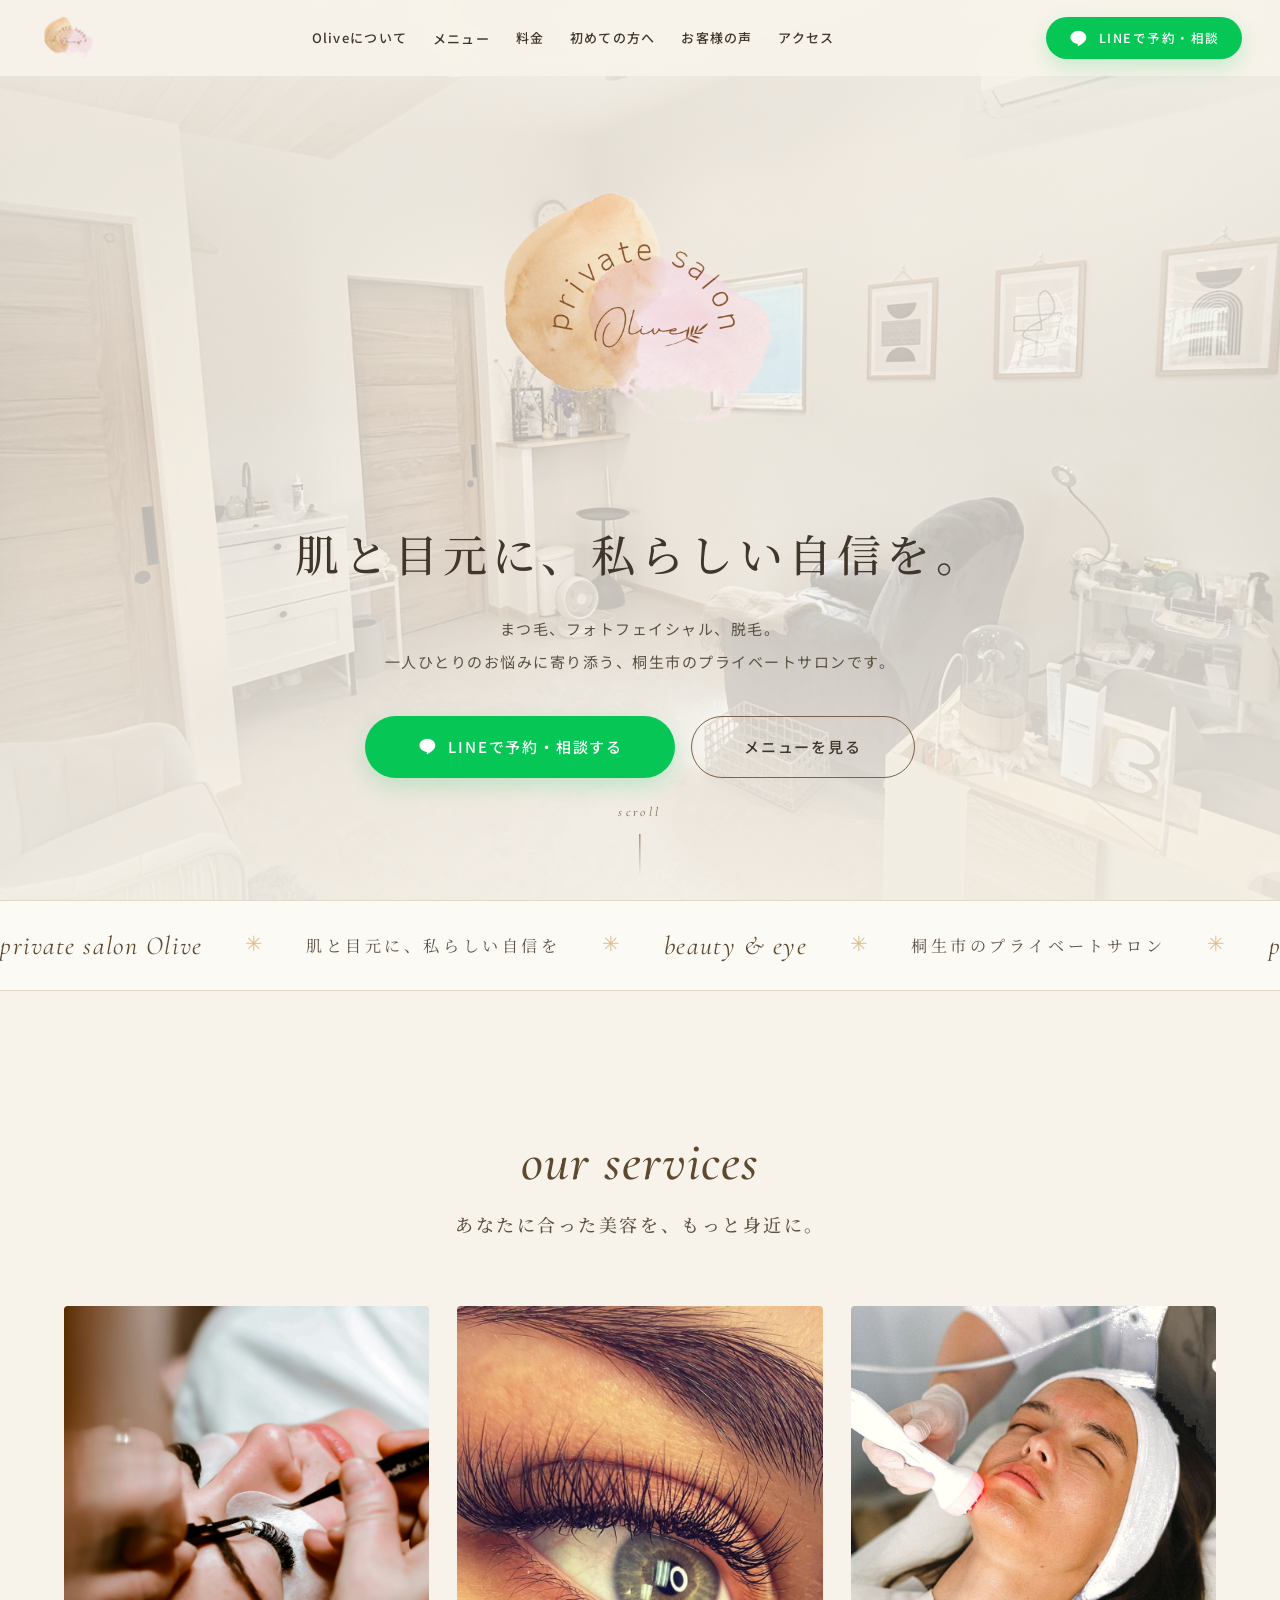
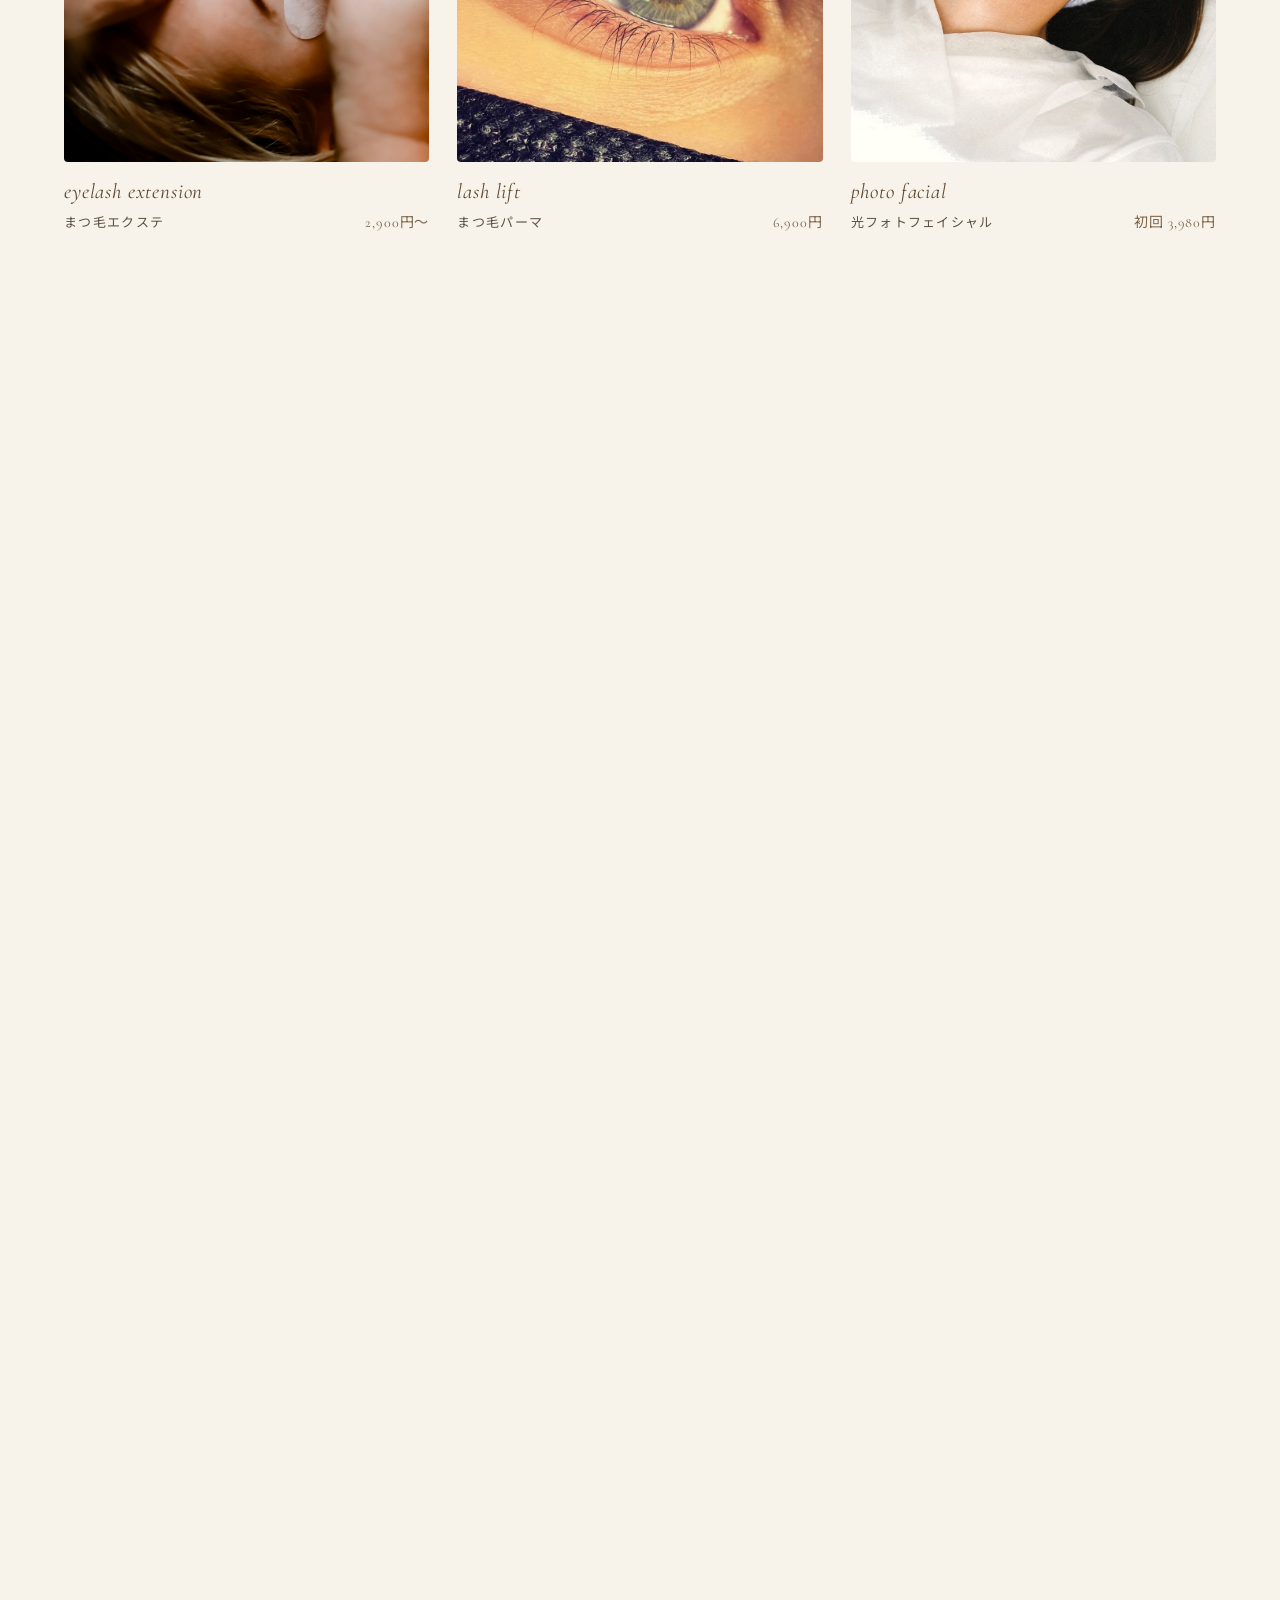
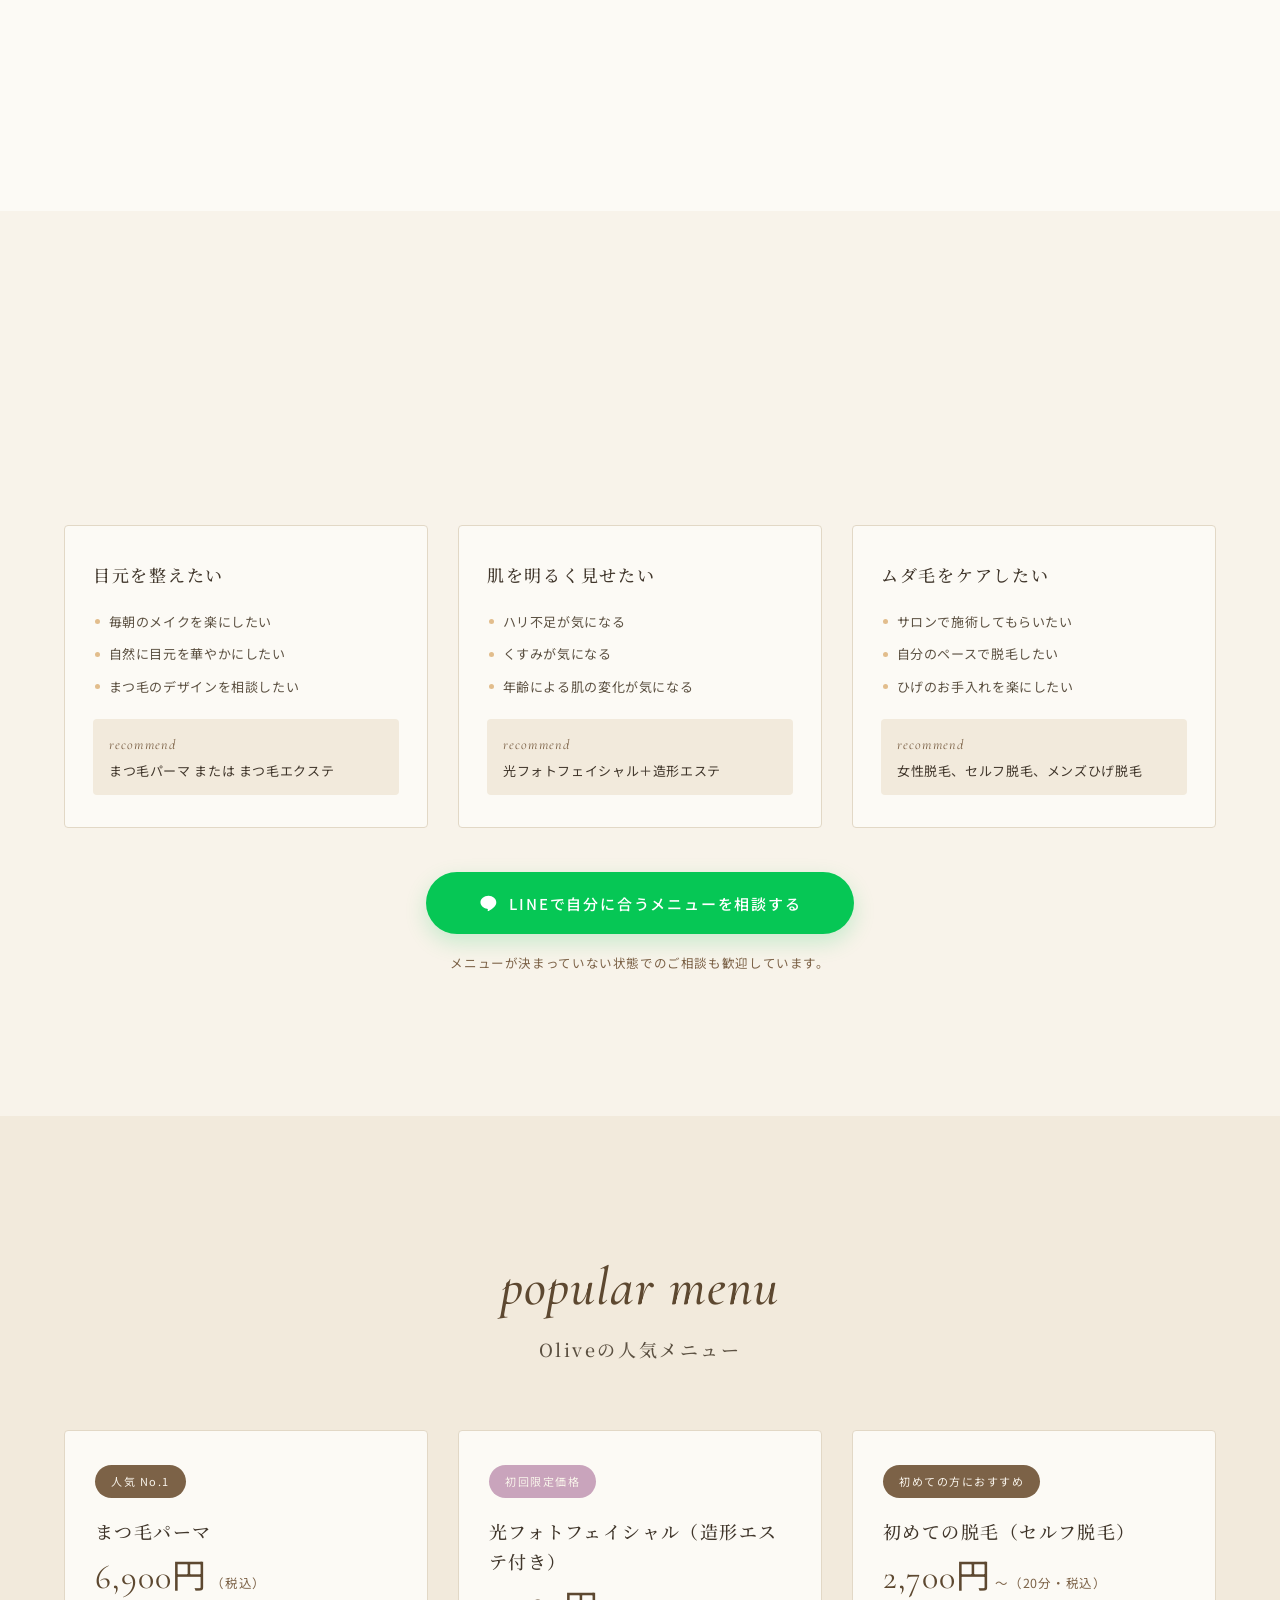
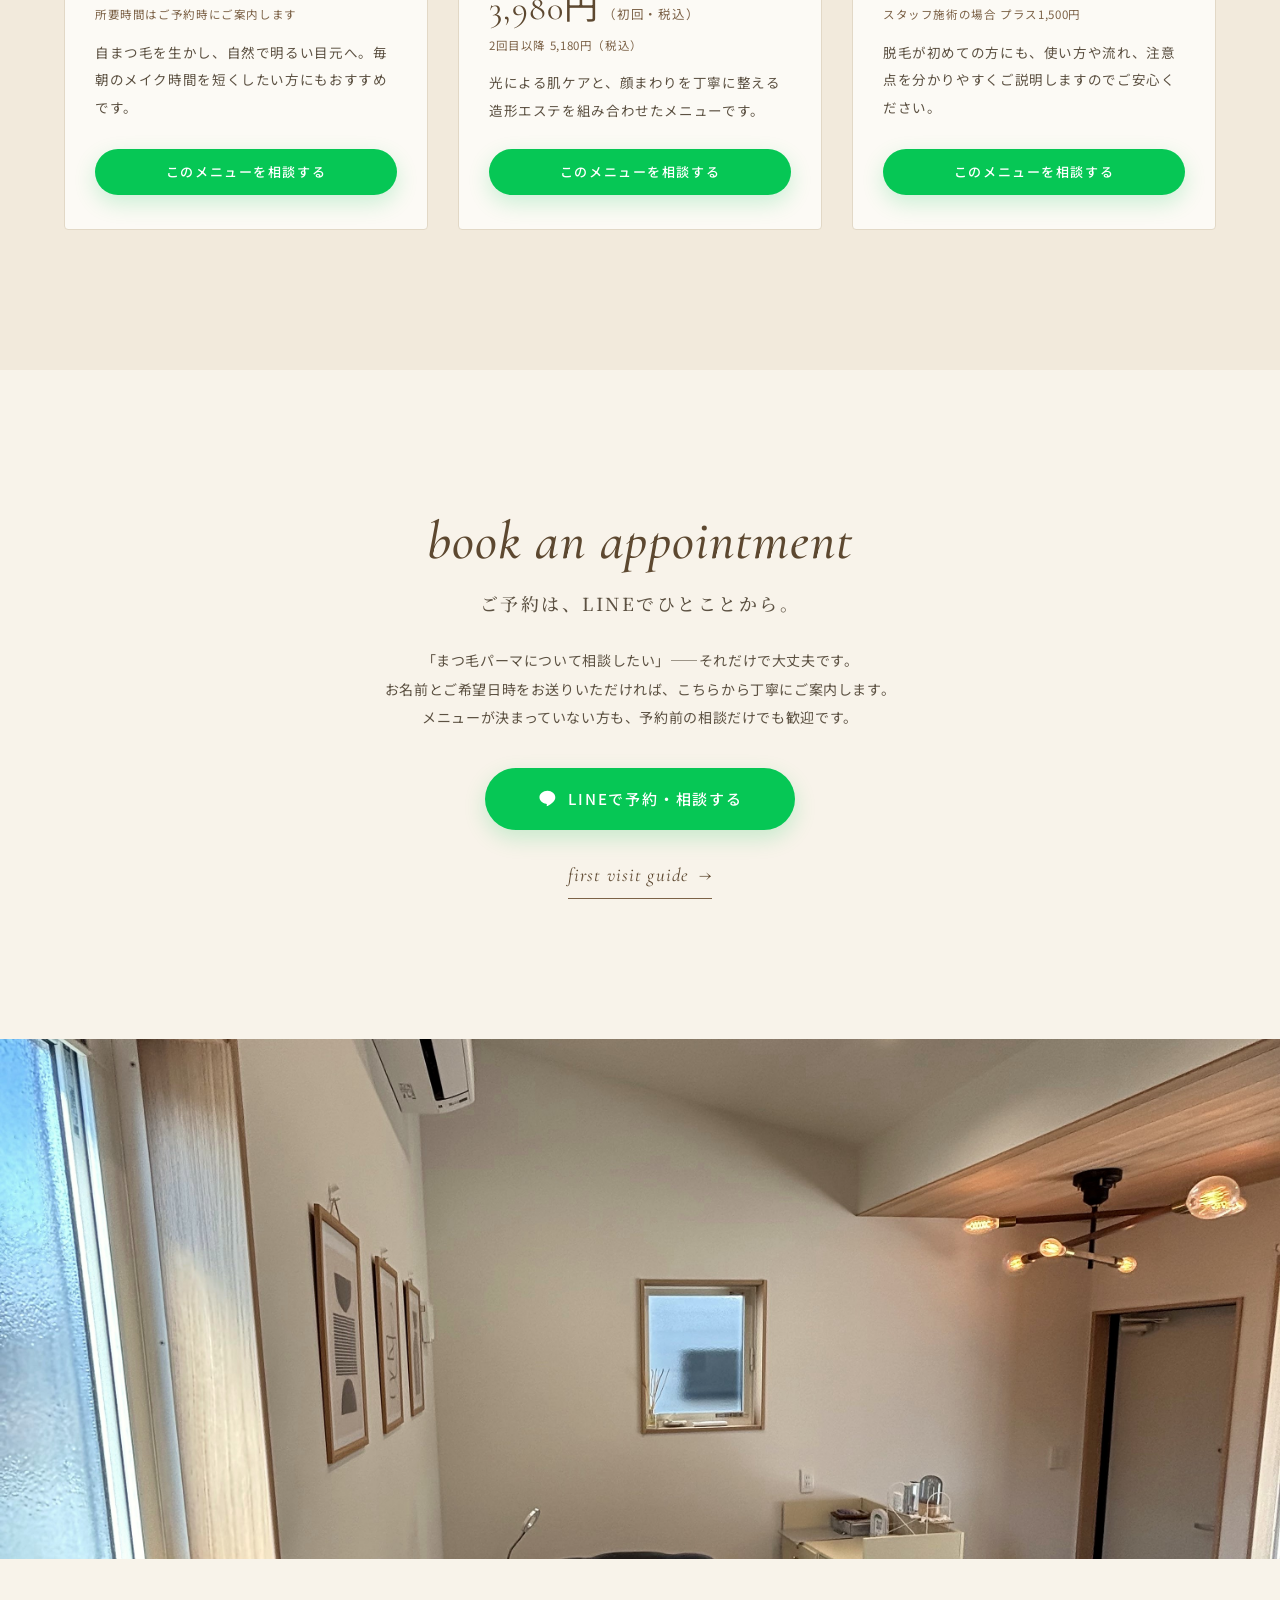
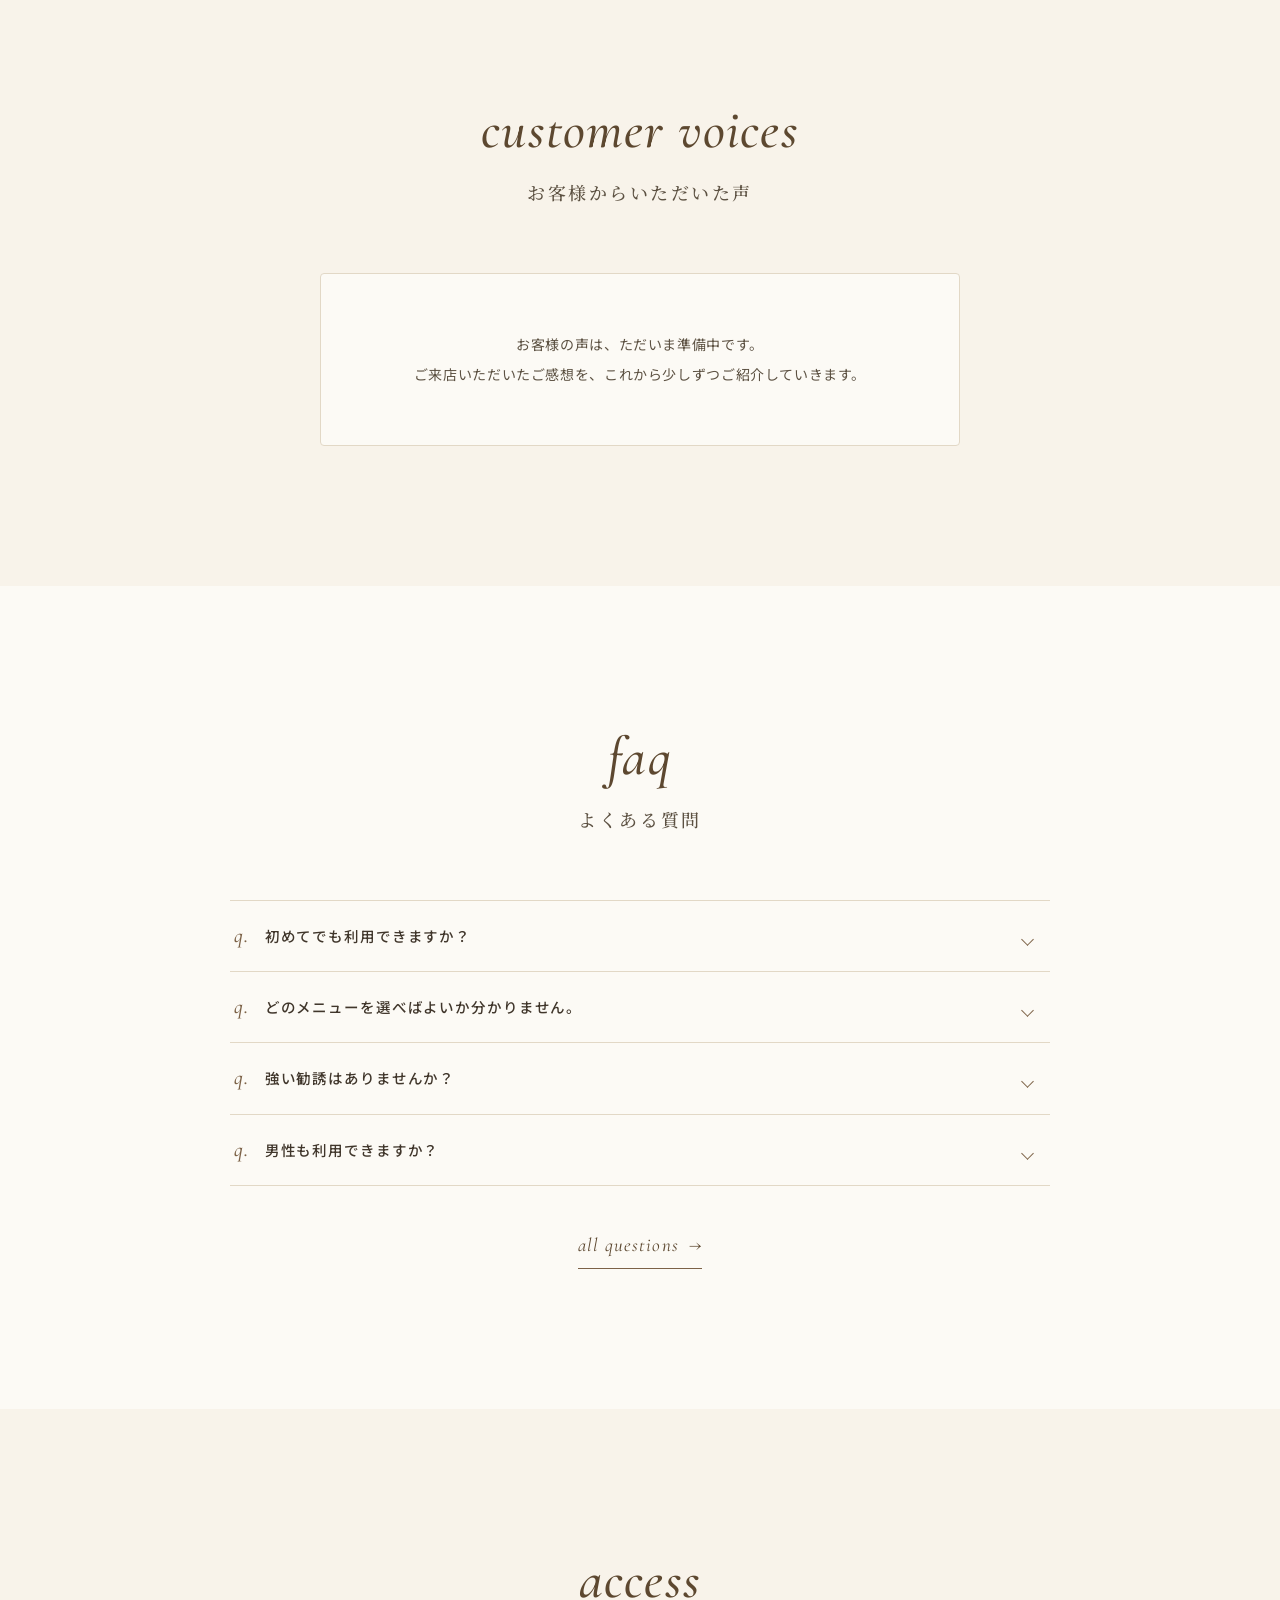
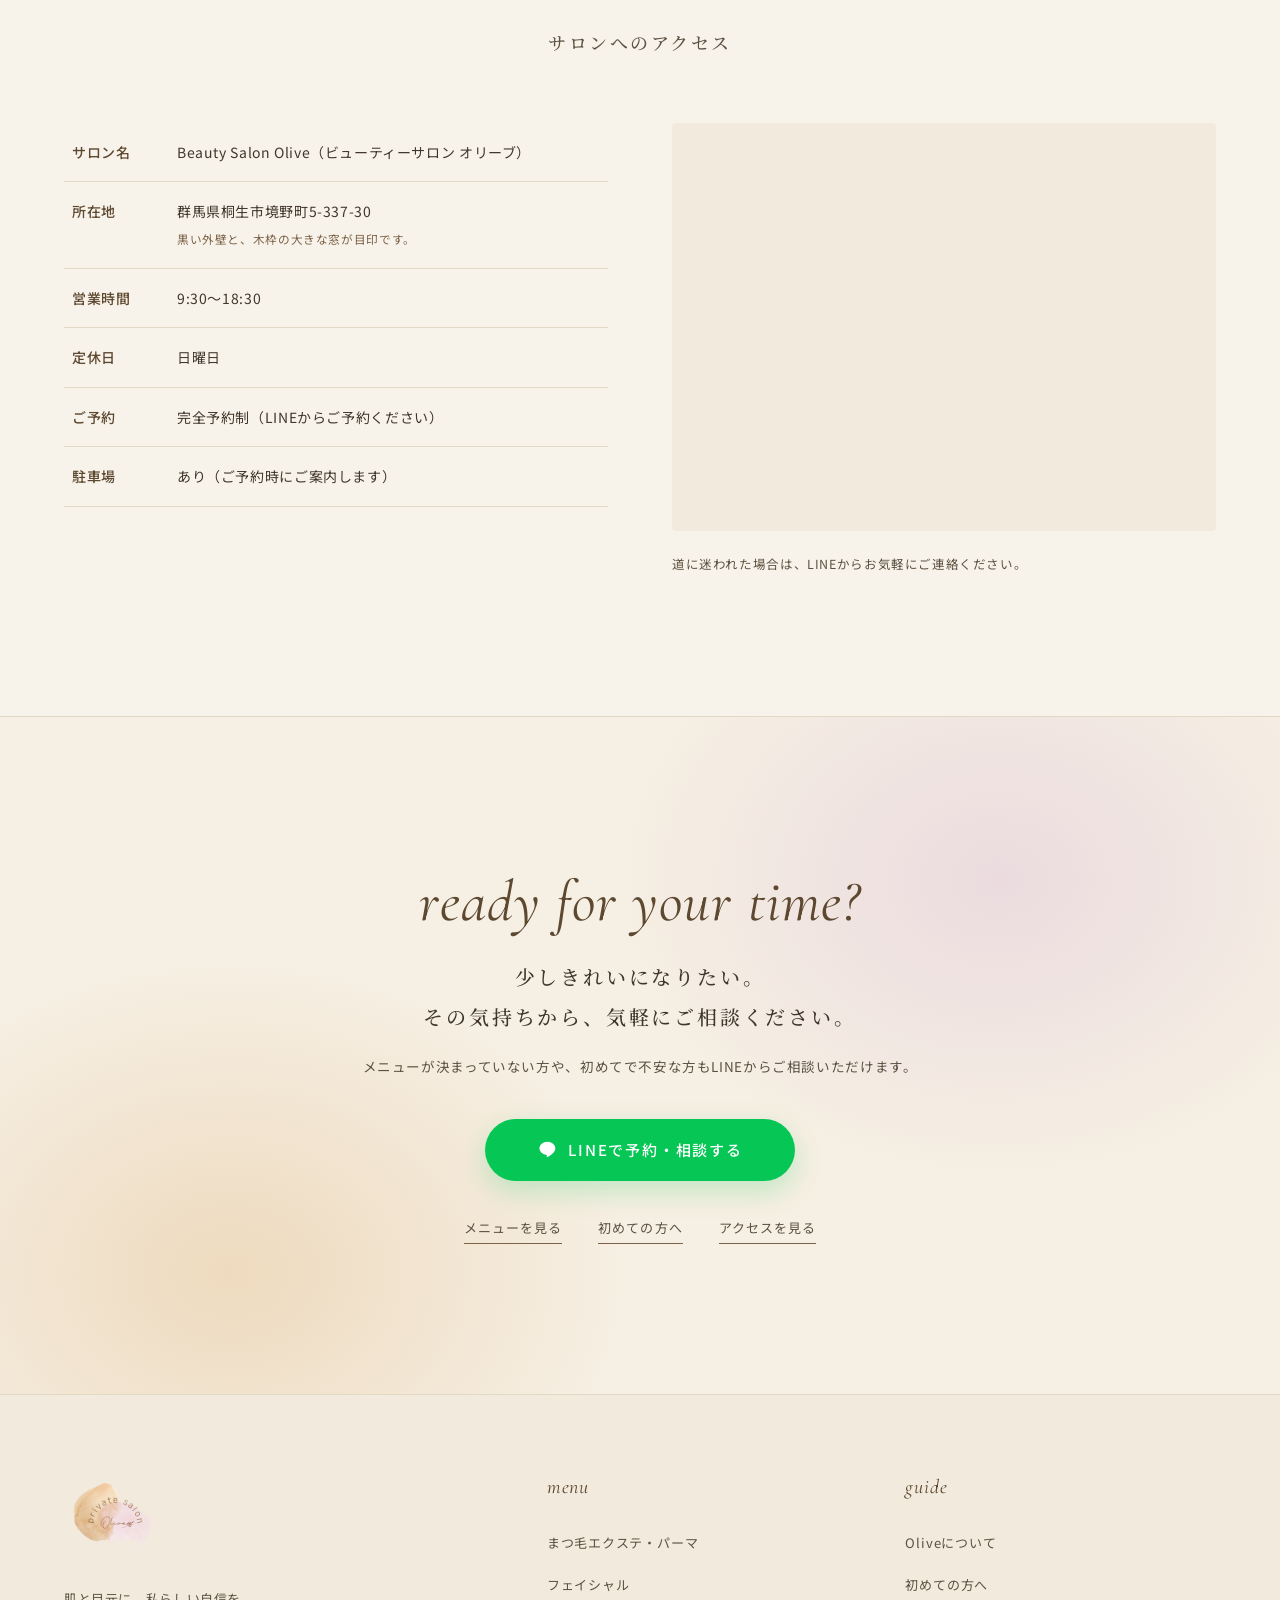
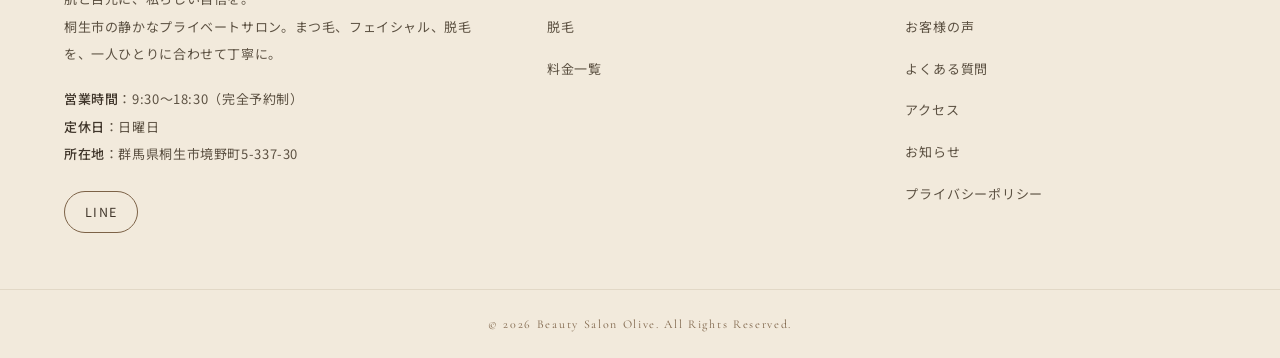
<file: index.html>
<!DOCTYPE html>
<html lang="ja">
<head>
<meta charset="UTF-8">
<meta name="viewport" content="width=device-width, initial-scale=1.0">
<title>桐生市のまつ毛・フォトフェイシャル・脱毛サロン｜Olive</title>
<meta name="description" content="桐生市のプライベートビューティーサロンOlive。まつ毛エクステ、まつ毛パーマ、光フォトフェイシャル、女性脱毛、メンズひげ脱毛、セルフ脱毛に対応しています。初めての方もLINEから気軽にご相談ください。">
<link rel="icon" href="images/favicon.png">
<link rel="preconnect" href="https://fonts.googleapis.com">
<link rel="preconnect" href="https://fonts.gstatic.com" crossorigin>
<link href="https://fonts.googleapis.com/css2?family=Cormorant+Garamond:ital,wght@0,400;0,500;0,600;1,400;1,500&family=Noto+Sans+JP:wght@400;500;700&family=Noto+Serif+JP:wght@400;500;600&display=swap" rel="stylesheet">
<link rel="stylesheet" href="css/style.css?v=20260731">
<script type="application/ld+json">
{
  "@context": "https://schema.org",
  "@type": "BeautySalon",
  "name": "Beauty Salon Olive",
  "description": "桐生市のプライベートビューティーサロン。まつ毛エクステ・まつ毛パーマ・光フォトフェイシャル・脱毛に対応。",
  "address": { "@type": "PostalAddress", "addressRegion": "群馬県", "addressLocality": "桐生市", "streetAddress": "境野町5-337-30" },
  "openingHoursSpecification": [{
    "@type": "OpeningHoursSpecification",
    "dayOfWeek": ["Monday","Tuesday","Wednesday","Thursday","Friday","Saturday"],
    "opens": "09:30", "closes": "18:30"
  }],
  "priceRange": "2,700円〜6,900円"
}
</script>
</head>
<body>

<!-- ============ Header ============ -->
<header class="header">
  <div class="header__inner">
    <a href="index.html" class="logo" aria-label="Beauty Salon Olive トップページ">
      
      <img class="logo__img" src="images/logo.png" alt="private salon Olive">
      
    </a>
    <nav class="gnav" aria-label="メインメニュー">
      <a class="gnav__link" href="about.html">Oliveについて</a>
      <div class="gnav__item--drop">
        <a class="gnav__link" href="index.html#services">メニュー</a>
        <div class="gnav__drop">
          <a href="eyelash.html">まつ毛エクステ・パーマ</a>
          <a href="facial.html">フェイシャル</a>
          <a href="hair-removal.html">脱毛</a>
        </div>
      </div>
      <a class="gnav__link" href="price.html">料金</a>
      <a class="gnav__link" href="first.html">初めての方へ</a>
      <a class="gnav__link" href="voice.html">お客様の声</a>
      <a class="gnav__link" href="access.html">アクセス</a>
    </nav>
    <div class="header__cta">
      <a class="btn btn--line" data-line href="#"><svg class="ico-line" viewBox="0 0 24 24" fill="currentColor" aria-hidden="true"><path d="M12 3C6.9 3 2.8 6.4 2.8 10.6c0 3.7 3.2 6.8 7.6 7.4.3.1.7.2.8.5.1.2.1.6 0 .8l-.1.8c0 .2-.2.9.8.5.9-.4 5.2-3.1 7.1-5.3 1.3-1.4 1.9-2.9 1.9-4.7C21 6.4 16.9 3 12 3z"/></svg>LINEで予約・相談</a>
    </div>
    <button class="menu-toggle" aria-label="メニューを開く" aria-expanded="false"><span></span><span></span><span></span></button>
  </div>
</header>

<!-- ============ Drawer (SP) ============ -->
<div class="drawer">
  <ul class="drawer__list">
    <li><a href="index.html"><span class="drawer__en">top</span>トップページ</a></li>
    <li><a href="about.html"><span class="drawer__en">about</span>Oliveについて</a></li>
    <li><a href="eyelash.html"><span class="drawer__en">eyelash</span>まつ毛エクステ・パーマ</a></li>
    <li><a href="facial.html"><span class="drawer__en">facial</span>フェイシャル</a></li>
    <li><a href="hair-removal.html"><span class="drawer__en">removal</span>脱毛</a></li>
    <li><a href="price.html"><span class="drawer__en">price</span>料金一覧</a></li>
    <li><a href="first.html"><span class="drawer__en">first visit</span>初めての方へ</a></li>
    <li><a href="voice.html"><span class="drawer__en">voices</span>お客様の声</a></li>
    <li><a href="faq.html"><span class="drawer__en">faq</span>よくある質問</a></li>
    <li><a href="access.html"><span class="drawer__en">access</span>アクセス</a></li>
    <li><a href="news.html"><span class="drawer__en">news</span>お知らせ</a></li>
  </ul>
  <div class="drawer__cta">
    <a class="btn btn--line btn--large" data-line href="#"><svg class="ico-line" viewBox="0 0 24 24" fill="currentColor" aria-hidden="true"><path d="M12 3C6.9 3 2.8 6.4 2.8 10.6c0 3.7 3.2 6.8 7.6 7.4.3.1.7.2.8.5.1.2.1.6 0 .8l-.1.8c0 .2-.2.9.8.5.9-.4 5.2-3.1 7.1-5.3 1.3-1.4 1.9-2.9 1.9-4.7C21 6.4 16.9 3 12 3z"/></svg>LINEで予約・相談する</a>
    <a class="btn btn--ghost" data-instagram href="#">Instagramを見る</a>
  </div>
</div>

<main>

<!-- ============ Hero ============ -->
<section class="hero">
  <div class="hero__bg"><img src="images/hero.jpg" alt="" aria-hidden="true"></div>
  <div class="hero__inner">

    <!-- Olive logo（実ロゴ画像） -->
    <img class="hero__logo hero__logo--img reveal is-in" src="images/logo.png" alt="private salon Olive" width="500" height="500">

    <h1 class="hero__ttl reveal is-in reveal--d1"><span style="display:inline-block;">肌と目元に、</span><span style="display:inline-block;">私らしい自信を。</span></h1>
    <p class="hero__lead reveal is-in reveal--d2">まつ毛、フォトフェイシャル、脱毛。<br>一人ひとりのお悩みに寄り添う、桐生市のプライベートサロンです。</p>
    <div class="hero__btns reveal is-in reveal--d3">
      <a class="btn btn--line btn--large" data-line href="#"><svg class="ico-line" viewBox="0 0 24 24" fill="currentColor" aria-hidden="true"><path d="M12 3C6.9 3 2.8 6.4 2.8 10.6c0 3.7 3.2 6.8 7.6 7.4.3.1.7.2.8.5.1.2.1.6 0 .8l-.1.8c0 .2-.2.9.8.5.9-.4 5.2-3.1 7.1-5.3 1.3-1.4 1.9-2.9 1.9-4.7C21 6.4 16.9 3 12 3z"/></svg>LINEで予約・相談する</a>
      <a class="btn btn--ghost btn--large" href="#services">メニューを見る</a>
    </div>
  </div>
  <div class="hero__scroll" aria-hidden="true">scroll</div>
</section>

<!-- ============ Marquee ============ -->
<div class="marquee" aria-hidden="true">
  <div class="marquee__track">
    <div class="marquee__unit">
      <span>private salon Olive</span><span class="mq-star">✳</span>
      <span class="mq-jp">肌と目元に、私らしい自信を</span><span class="mq-star">✳</span>
      <span>beauty &amp; eye</span><span class="mq-star">✳</span>
      <span class="mq-jp">桐生市のプライベートサロン</span><span class="mq-star">✳</span>
    </div>
    <div class="marquee__unit">
      <span>private salon Olive</span><span class="mq-star">✳</span>
      <span class="mq-jp">肌と目元に、私らしい自信を</span><span class="mq-star">✳</span>
      <span>beauty &amp; eye</span><span class="mq-star">✳</span>
      <span class="mq-jp">桐生市のプライベートサロン</span><span class="mq-star">✳</span>
    </div>
  </div>
</div>

<!-- ============ Services ============ -->
<section class="section" id="services">
  <div class="container">
    <div class="sec-head sec-head--center reveal">
      <span class="sec-en">our services</span>
      <p class="sec-ttl">あなたに合った美容を、もっと身近に。</p>
    </div>
    <div class="svc-grid">
      <a class="svc-card reveal" href="eyelash.html">
        <div class="svc-card__img"><img src="images/eyelash.jpg" alt="まつ毛エクステのイメージ"></div>
        <p class="svc-card__en">eyelash extension</p>
        <p class="svc-card__jp"><span>まつ毛エクステ</span><span class="svc-card__price">2,900円〜</span></p>
      </a>
      <a class="svc-card reveal reveal--d1" href="eyelash.html">
        <div class="svc-card__img"><img src="images/lashlift.jpg" alt="まつ毛パーマのイメージ"></div>
        <p class="svc-card__en">lash lift</p>
        <p class="svc-card__jp"><span>まつ毛パーマ</span><span class="svc-card__price">6,900円</span></p>
      </a>
      <a class="svc-card reveal reveal--d2" href="facial.html">
        <div class="svc-card__img"><img src="images/facial.jpg" alt="光フォトフェイシャルのイメージ"></div>
        <p class="svc-card__en">photo facial</p>
        <p class="svc-card__jp"><span>光フォトフェイシャル</span><span class="svc-card__price">初回 3,980円</span></p>
      </a>
      <a class="svc-card reveal" href="facial.html">
        <div class="svc-card__img"><img src="images/zokei.jpg" alt="造形エステのイメージ"></div>
        <p class="svc-card__en">sculpt esthetic</p>
        <p class="svc-card__jp"><span>造形エステ</span><span class="svc-card__price">光フェイシャルとセット</span></p>
      </a>
      <a class="svc-card reveal reveal--d1" href="hair-removal.html">
        <div class="svc-card__img"><img src="images/removal.jpg" alt="女性脱毛・セルフ脱毛のイメージ"></div>
        <p class="svc-card__en">hair removal</p>
        <p class="svc-card__jp"><span>女性脱毛・セルフ脱毛</span><span class="svc-card__price">2,700円〜</span></p>
      </a>
      <a class="svc-card reveal reveal--d2" href="hair-removal.html">
        <div class="svc-card__img"><img src="images/mens.jpg" alt="メンズひげ脱毛のイメージ"></div>
        <p class="svc-card__en">men's beard care</p>
        <p class="svc-card__jp"><span>メンズひげ脱毛</span><span class="svc-card__price">2,700円〜</span></p>
      </a>
    </div>
    <div style="text-align:center;margin-top:52px;" class="reveal">
      <a class="tx-link" href="price.html">see all prices</a>
    </div>
  </div>
</section>

<!-- ============ Image break ============ -->
<div class="img-break reveal">
  <img src="images/wide.jpg" alt="">
</div>

<!-- ============ Belong (about) ============ -->
<section class="section">
  <div class="container">
    <div class="belong__grid">
      <div class="belong__img reveal"><img src="images/salon.jpg" alt="Oliveの店内・窓際の待合スペース"></div>
      <div class="reveal reveal--d1">
        <div class="sec-head" style="margin-bottom:26px;">
          <span class="sec-en">the salon where<br>you belong</span>
          <p class="sec-ttl">自分らしく過ごせる場所</p>
        </div>
        <p class="sec-lead" style="margin-top:0;">
          Oliveは、周囲を気にせず美容のお悩みを相談できるプライベートサロンです。<br><br>
          大型サロンのようなにぎやかさはありません。その代わり、一人ひとりのお客様と丁寧に向き合う時間があります。忙しい毎日の中に、自分を大切にする時間をつくりに来てください。
        </p>
        <ul class="salon__points">
          <li>プライベートサロン</li>
          <li>完全予約制</li>
          <li>駐車場あり</li>
          <li>桐生市内</li>
          <li>強引な勧誘なし</li>
        </ul>
        <div style="margin-top:34px;">
          <a class="tx-link" href="about.html">about olive</a>
        </div>
      </div>
    </div>
  </div>
</section>

<!-- ============ Why Olive ============ -->
<section class="section bg-white">
  <div class="container">
    <div class="sec-head sec-head--center reveal">
      <span class="sec-en">what we value</span>
      <p class="sec-ttl">Oliveが大切にしていること</p>
    </div>
    <div class="why-list">
      <div class="why-item reveal">
        <span class="why-item__num">01</span>
        <h3 class="why-item__ttl">一人ひとりに合わせたご提案</h3>
        <p class="why-item__txt">決められた施術を一方的にお勧めすることはありません。お悩みや理想を伺ったうえで、あなたに合った内容をご提案します。</p>
      </div>
      <div class="why-item reveal reveal--d1">
        <span class="why-item__num">02</span>
        <h3 class="why-item__ttl">落ち着けるプライベート空間</h3>
        <p class="why-item__txt">周囲を気にせず、美容の悩みを相談しやすい環境をご用意しています。ご自分のペースでゆっくりお過ごしください。</p>
      </div>
      <div class="why-item why-item--em reveal">
        <span class="why-item__num">03</span>
        <h3 class="why-item__ttl">無理なく続けられる美容<span class="why-badge">強引な勧誘なし</span></h3>
        <p class="why-item__txt">高額な契約や強引な勧誘は行いません。必要な施術を、必要なタイミングでご案内します。</p>
      </div>
      <div class="why-item reveal reveal--d1">
        <span class="why-item__num">04</span>
        <h3 class="why-item__ttl">目元・肌・脱毛を一つの場所で</h3>
        <p class="why-item__txt">複数のサロンを使い分けなくても、まつ毛も肌も脱毛も、一つのサロンでまとめてご相談いただけます。</p>
      </div>
    </div>
  </div>
</section>

<!-- ============ Menu guide ============ -->
<section class="section">
  <div class="container">
    <div class="sec-head sec-head--center reveal">
      <span class="sec-en">not sure yet?</span>
      <p class="sec-ttl">どのメニューを選べばいいか分からなくても大丈夫です。</p>
    </div>
    <div class="guide-cards">
      <div class="guide-card reveal">
        <h3 class="guide-card__ttl">目元を整えたい</h3>
        <ul class="guide-card__list">
          <li>毎朝のメイクを楽にしたい</li>
          <li>自然に目元を華やかにしたい</li>
          <li>まつ毛のデザインを相談したい</li>
        </ul>
        <p class="guide-card__reco"><span>recommend</span>まつ毛パーマ または まつ毛エクステ</p>
      </div>
      <div class="guide-card reveal reveal--d1">
        <h3 class="guide-card__ttl">肌を明るく見せたい</h3>
        <ul class="guide-card__list">
          <li>ハリ不足が気になる</li>
          <li>くすみが気になる</li>
          <li>年齢による肌の変化が気になる</li>
        </ul>
        <p class="guide-card__reco"><span>recommend</span>光フォトフェイシャル＋造形エステ</p>
      </div>
      <div class="guide-card reveal reveal--d2">
        <h3 class="guide-card__ttl">ムダ毛をケアしたい</h3>
        <ul class="guide-card__list">
          <li>サロンで施術してもらいたい</li>
          <li>自分のペースで脱毛したい</li>
          <li>ひげのお手入れを楽にしたい</li>
        </ul>
        <p class="guide-card__reco"><span>recommend</span>女性脱毛、セルフ脱毛、メンズひげ脱毛</p>
      </div>
    </div>
    <div class="guide__cta reveal">
      <a class="btn btn--line btn--large" data-line href="#"><svg class="ico-line" viewBox="0 0 24 24" fill="currentColor" aria-hidden="true"><path d="M12 3C6.9 3 2.8 6.4 2.8 10.6c0 3.7 3.2 6.8 7.6 7.4.3.1.7.2.8.5.1.2.1.6 0 .8l-.1.8c0 .2-.2.9.8.5.9-.4 5.2-3.1 7.1-5.3 1.3-1.4 1.9-2.9 1.9-4.7C21 6.4 16.9 3 12 3z"/></svg>LINEで自分に合うメニューを相談する</a>
      <p class="guide__note">メニューが決まっていない状態でのご相談も歓迎しています。</p>
    </div>
  </div>
</section>

<!-- ============ Popular ============ -->
<section class="section bg-ivory2">
  <div class="container">
    <div class="sec-head sec-head--center reveal">
      <span class="sec-en">popular menu</span>
      <p class="sec-ttl">Oliveの人気メニュー</p>
    </div>
    <div class="pop-cards">
      <div class="pop-card reveal">
        <span class="pop-card__badge">人気 No.1</span>
        <h3 class="pop-card__ttl">まつ毛パーマ</h3>
        <p class="pop-card__price">6,900円<small>（税込）</small></p>
        <p class="pop-card__note">所要時間はご予約時にご案内します</p>
        <p class="pop-card__txt">自まつ毛を生かし、自然で明るい目元へ。毎朝のメイク時間を短くしたい方にもおすすめです。</p>
        <a class="btn btn--line btn--small pop-card__btn" data-line href="#">このメニューを相談する</a>
      </div>
      <div class="pop-card reveal reveal--d1">
        <span class="pop-card__badge pop-card__badge--rose">初回限定価格</span>
        <h3 class="pop-card__ttl">光フォトフェイシャル（造形エステ付き）</h3>
        <p class="pop-card__price">3,980円<small>（初回・税込）</small></p>
        <p class="pop-card__note">2回目以降 5,180円（税込）</p>
        <p class="pop-card__txt">光による肌ケアと、顔まわりを丁寧に整える造形エステを組み合わせたメニューです。</p>
        <a class="btn btn--line btn--small pop-card__btn" data-line href="#">このメニューを相談する</a>
      </div>
      <div class="pop-card reveal reveal--d2">
        <span class="pop-card__badge">初めての方におすすめ</span>
        <h3 class="pop-card__ttl">初めての脱毛（セルフ脱毛）</h3>
        <p class="pop-card__price">2,700円<small>〜（20分・税込）</small></p>
        <p class="pop-card__note">スタッフ施術の場合 プラス1,500円</p>
        <p class="pop-card__txt">脱毛が初めての方にも、使い方や流れ、注意点を分かりやすくご説明しますのでご安心ください。</p>
        <a class="btn btn--line btn--small pop-card__btn" data-line href="#">このメニューを相談する</a>
      </div>
    </div>
  </div>
</section>

<!-- ============ Book ============ -->
<section class="section book">
  <div class="container container--narrow">
    <div class="sec-head sec-head--center reveal" style="margin-bottom:26px;">
      <span class="sec-en">book an appointment</span>
      <p class="sec-ttl">ご予約は、LINEでひとことから。</p>
    </div>
    <p class="book__txt reveal">「まつ毛パーマについて相談したい」——それだけで大丈夫です。<br>お名前とご希望日時をお送りいただければ、こちらから丁寧にご案内します。<br>メニューが決まっていない方も、予約前の相談だけでも歓迎です。</p>
    <div class="reveal">
      <a class="btn btn--line btn--large" data-line href="#"><svg class="ico-line" viewBox="0 0 24 24" fill="currentColor" aria-hidden="true"><path d="M12 3C6.9 3 2.8 6.4 2.8 10.6c0 3.7 3.2 6.8 7.6 7.4.3.1.7.2.8.5.1.2.1.6 0 .8l-.1.8c0 .2-.2.9.8.5.9-.4 5.2-3.1 7.1-5.3 1.3-1.4 1.9-2.9 1.9-4.7C21 6.4 16.9 3 12 3z"/></svg>LINEで予約・相談する</a>
      <div style="margin-top:26px;">
        <a class="tx-link" href="first.html">first visit guide</a>
      </div>
    </div>
  </div>
</section>

<!-- ============ Image break 2 ============ -->
<div class="img-break reveal">
  <img src="images/concept.jpg" alt="">
</div>

<!-- ============ Voices ============ -->
<section class="section">
  <div class="container">
    <div class="sec-head sec-head--center reveal">
      <span class="sec-en">customer voices</span>
      <p class="sec-ttl">お客様からいただいた声</p>
    </div>
    <!-- 実際のお客様の声が集まったら、ここにカードを掲載します -->
    <div class="voice-pending reveal">
      <p>お客様の声は、ただいま準備中です。<br>ご来店いただいたご感想を、これから少しずつご紹介していきます。</p>
    </div>
  </div>
</section>

<!-- ============ FAQ ============ -->
<section class="section bg-white">
  <div class="container container--narrow">
    <div class="sec-head sec-head--center reveal">
      <span class="sec-en">faq</span>
      <p class="sec-ttl">よくある質問</p>
    </div>
    <div class="faq-list reveal">
      <details class="faq-item">
        <summary>初めてでも利用できますか？</summary>
        <p class="faq-item__a">もちろんです。初めての方には、カウンセリングで流れやメニューを丁寧にご説明します。ご不安な点はLINEで事前にご相談いただけます。</p>
      </details>
      <details class="faq-item">
        <summary>どのメニューを選べばよいか分かりません。</summary>
        <p class="faq-item__a">お悩みやご希望を伺ったうえで、こちらからご提案いたします。「メニュー未定」のままLINEでご相談いただいて大丈夫です。</p>
      </details>
      <details class="faq-item">
        <summary>強い勧誘はありませんか？</summary>
        <p class="faq-item__a">高額なコース契約のお勧めや強引な勧誘は一切行っておりません。必要な施術だけを、必要なタイミングでご案内します。</p>
      </details>
      <details class="faq-item">
        <summary>男性も利用できますか？</summary>
        <p class="faq-item__a">メンズひげ脱毛・セルフ脱毛は男性の方にもご利用いただけます。プライベートサロンのため、人目を気にせずご来店いただけます。</p>
      </details>
    </div>
    <div class="faq__more reveal">
      <a class="tx-link" href="faq.html">all questions</a>
    </div>
  </div>
</section>

<!-- ============ Access ============ -->
<section class="section">
  <div class="container">
    <div class="sec-head sec-head--center reveal">
      <span class="sec-en">access</span>
      <p class="sec-ttl">サロンへのアクセス</p>
    </div>
    <div class="access-grid">
      <div class="reveal">
        <table class="access-table">
          <tr><th>サロン名</th><td>Beauty Salon Olive（ビューティーサロン オリーブ）</td></tr>
          <tr><th>所在地</th><td>群馬県桐生市境野町5-337-30<br><small style="color:var(--brown);">黒い外壁と、木枠の大きな窓が目印です。</small></td></tr>
          <tr><th>営業時間</th><td>9:30〜18:30</td></tr>
          <tr><th>定休日</th><td>日曜日</td></tr>
          <tr><th>ご予約</th><td>完全予約制（LINEからご予約ください）</td></tr>
          <tr><th>駐車場</th><td>あり（ご予約時にご案内します）</td></tr>
        </table>
      </div>
      <div class="reveal reveal--d1">
        <div class="access__map" data-map>
          <div class="access__map-ph">
            <svg viewBox="0 0 24 24" fill="none" stroke="currentColor" stroke-width="1.5" aria-hidden="true"><path d="M12 21s-7-5.5-7-11a7 7 0 0 1 14 0c0 5.5-7 11-7 11Z"/><circle cx="12" cy="10" r="2.6"/></svg>
            <p>地図を読み込んでいます…</p>
          </div>
        </div>
        <p class="access__note">道に迷われた場合は、LINEからお気軽にご連絡ください。</p>
      </div>
    </div>
  </div>
</section>

<!-- ============ Final CTA ============ -->
<section class="cta-band">
  <div class="container">
    <span class="cta-band__en">ready for your time?</span>
    <h2 class="cta-band__ttl">少しきれいになりたい。<br>その気持ちから、気軽にご相談ください。</h2>
    <p class="cta-band__txt">メニューが決まっていない方や、初めてで不安な方もLINEからご相談いただけます。</p>
    <a class="btn btn--line btn--large" data-line href="#"><svg class="ico-line" viewBox="0 0 24 24" fill="currentColor" aria-hidden="true"><path d="M12 3C6.9 3 2.8 6.4 2.8 10.6c0 3.7 3.2 6.8 7.6 7.4.3.1.7.2.8.5.1.2.1.6 0 .8l-.1.8c0 .2-.2.9.8.5.9-.4 5.2-3.1 7.1-5.3 1.3-1.4 1.9-2.9 1.9-4.7C21 6.4 16.9 3 12 3z"/></svg>LINEで予約・相談する</a>
    <div class="cta-band__links">
      <a href="index.html#services">メニューを見る</a>
      <a href="first.html">初めての方へ</a>
      <a href="access.html">アクセスを見る</a>
    </div>
  </div>
</section>

</main>

<!-- ============ Footer ============ -->
<footer class="footer">
  <div class="container">
    <div class="footer__grid">
      <div class="footer__brand">
        <a href="index.html" class="logo" aria-label="Beauty Salon Olive トップページ">
          
          <img class="logo__img" src="images/logo.png" alt="private salon Olive">
          
        </a>
        <p class="footer__concept">肌と目元に、私らしい自信を。<br>桐生市の静かなプライベートサロン。まつ毛、フェイシャル、脱毛を、一人ひとりに合わせて丁寧に。</p>
        <p class="footer__info"><strong>営業時間</strong>：9:30〜18:30（完全予約制）<br><strong>定休日</strong>：日曜日<br><strong>所在地</strong>：群馬県桐生市境野町5-337-30</p>
        <div class="footer__sns">
          <a data-line href="#">LINE</a>
          <a data-instagram href="#">Instagram</a>
        </div>
      </div>
      <div>
        <p class="footer__ttl">menu</p>
        <ul class="footer__links">
          <li><a href="eyelash.html">まつ毛エクステ・パーマ</a></li>
          <li><a href="facial.html">フェイシャル</a></li>
          <li><a href="hair-removal.html">脱毛</a></li>
          <li><a href="price.html">料金一覧</a></li>
        </ul>
      </div>
      <div>
        <p class="footer__ttl">guide</p>
        <ul class="footer__links">
          <li><a href="about.html">Oliveについて</a></li>
          <li><a href="first.html">初めての方へ</a></li>
          <li><a href="voice.html">お客様の声</a></li>
          <li><a href="faq.html">よくある質問</a></li>
          <li><a href="access.html">アクセス</a></li>
          <li><a href="news.html">お知らせ</a></li>
          <li><a href="privacy.html">プライバシーポリシー</a></li>
        </ul>
      </div>
    </div>
  </div>
  <div class="footer__bottom">© <span data-year>2026</span> Beauty Salon Olive. All Rights Reserved.</div>
</footer>

<!-- ============ SP fixed bar ============ -->
<div class="sp-fixed">
  <button class="sp-fixed__menu" type="button"><svg width="18" height="18" viewBox="0 0 24 24" fill="none" stroke="currentColor" stroke-width="2" stroke-linecap="round" aria-hidden="true"><path d="M4 7h16M4 12h16M4 17h16"/></svg>メニュー</button>
  <a class="sp-fixed__line" data-line href="#"><svg class="ico-line" viewBox="0 0 24 24" fill="currentColor" aria-hidden="true"><path d="M12 3C6.9 3 2.8 6.4 2.8 10.6c0 3.7 3.2 6.8 7.6 7.4.3.1.7.2.8.5.1.2.1.6 0 .8l-.1.8c0 .2-.2.9.8.5.9-.4 5.2-3.1 7.1-5.3 1.3-1.4 1.9-2.9 1.9-4.7C21 6.4 16.9 3 12 3z"/></svg>LINEで予約・相談</a>
</div>

<script src="js/config.js?v=20260731"></script>
<script src="js/main.js?v=20260731"></script>
</body>
</html>
</file>
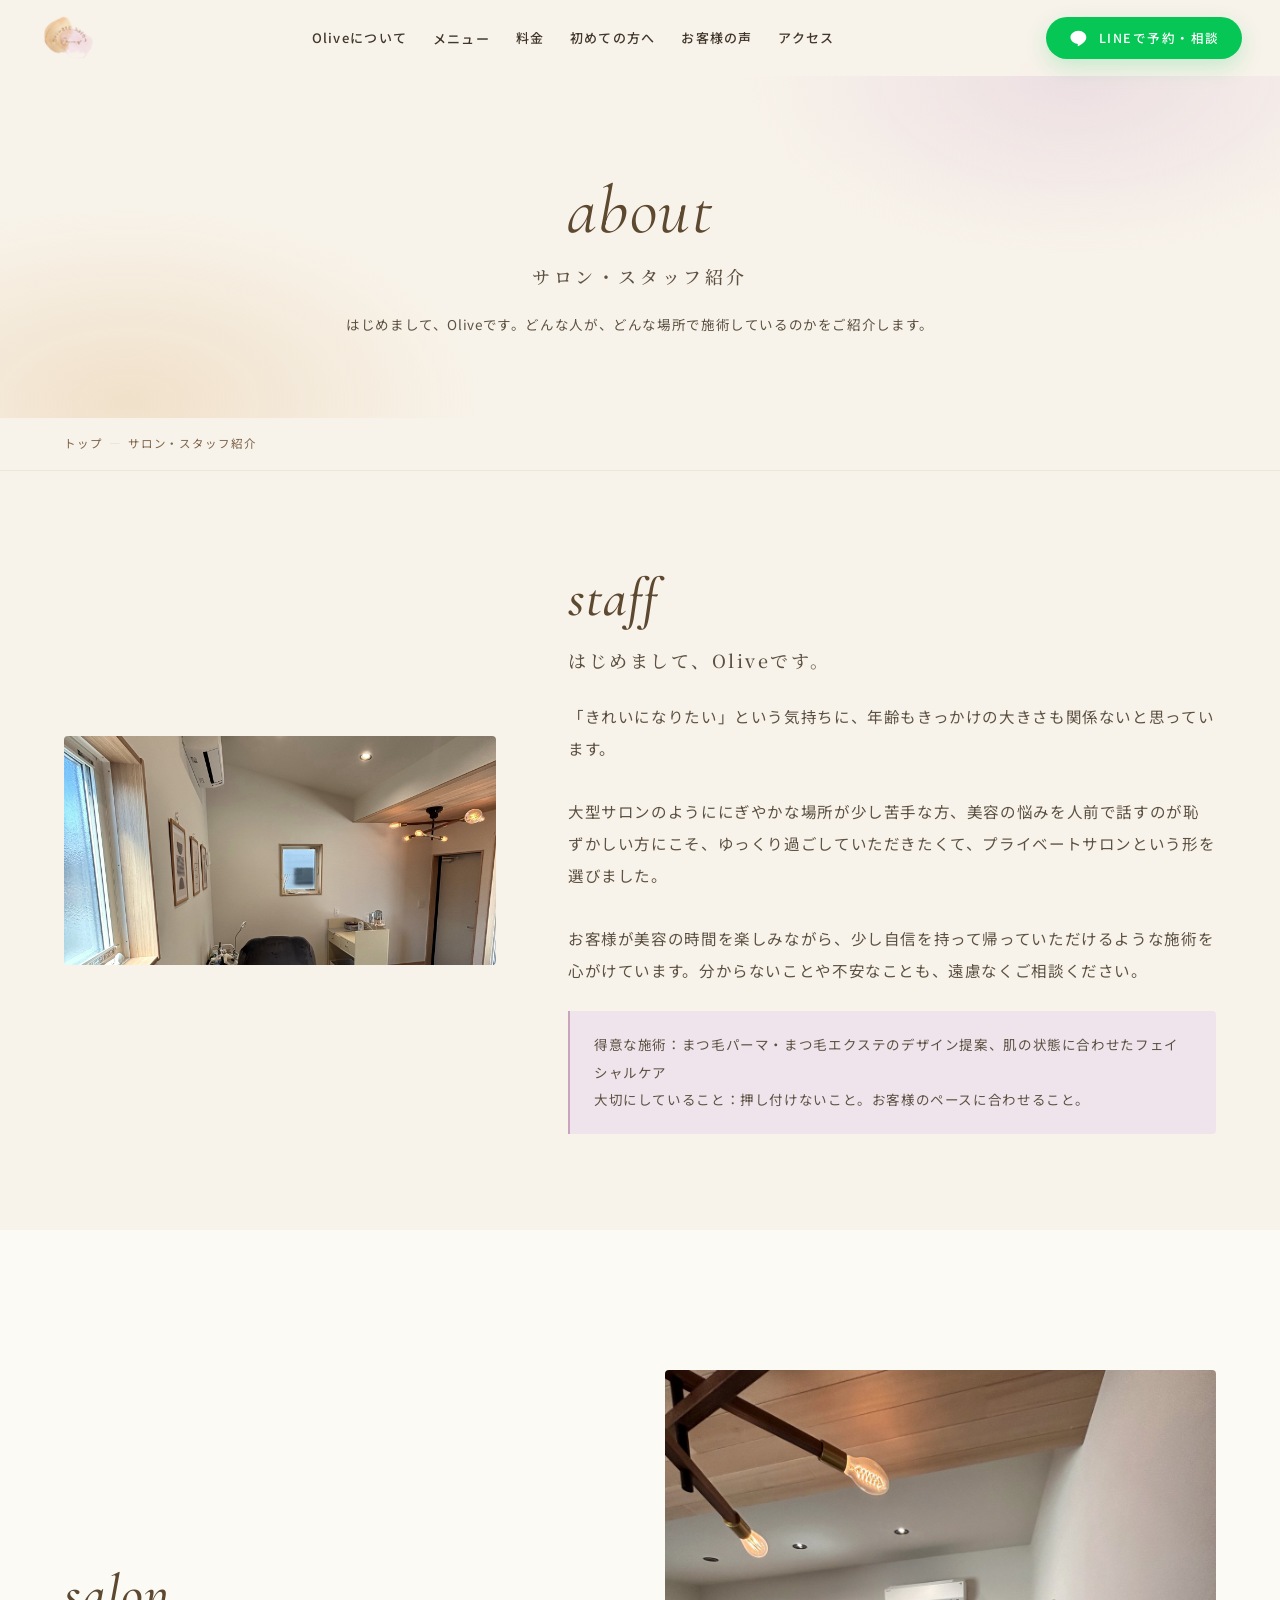
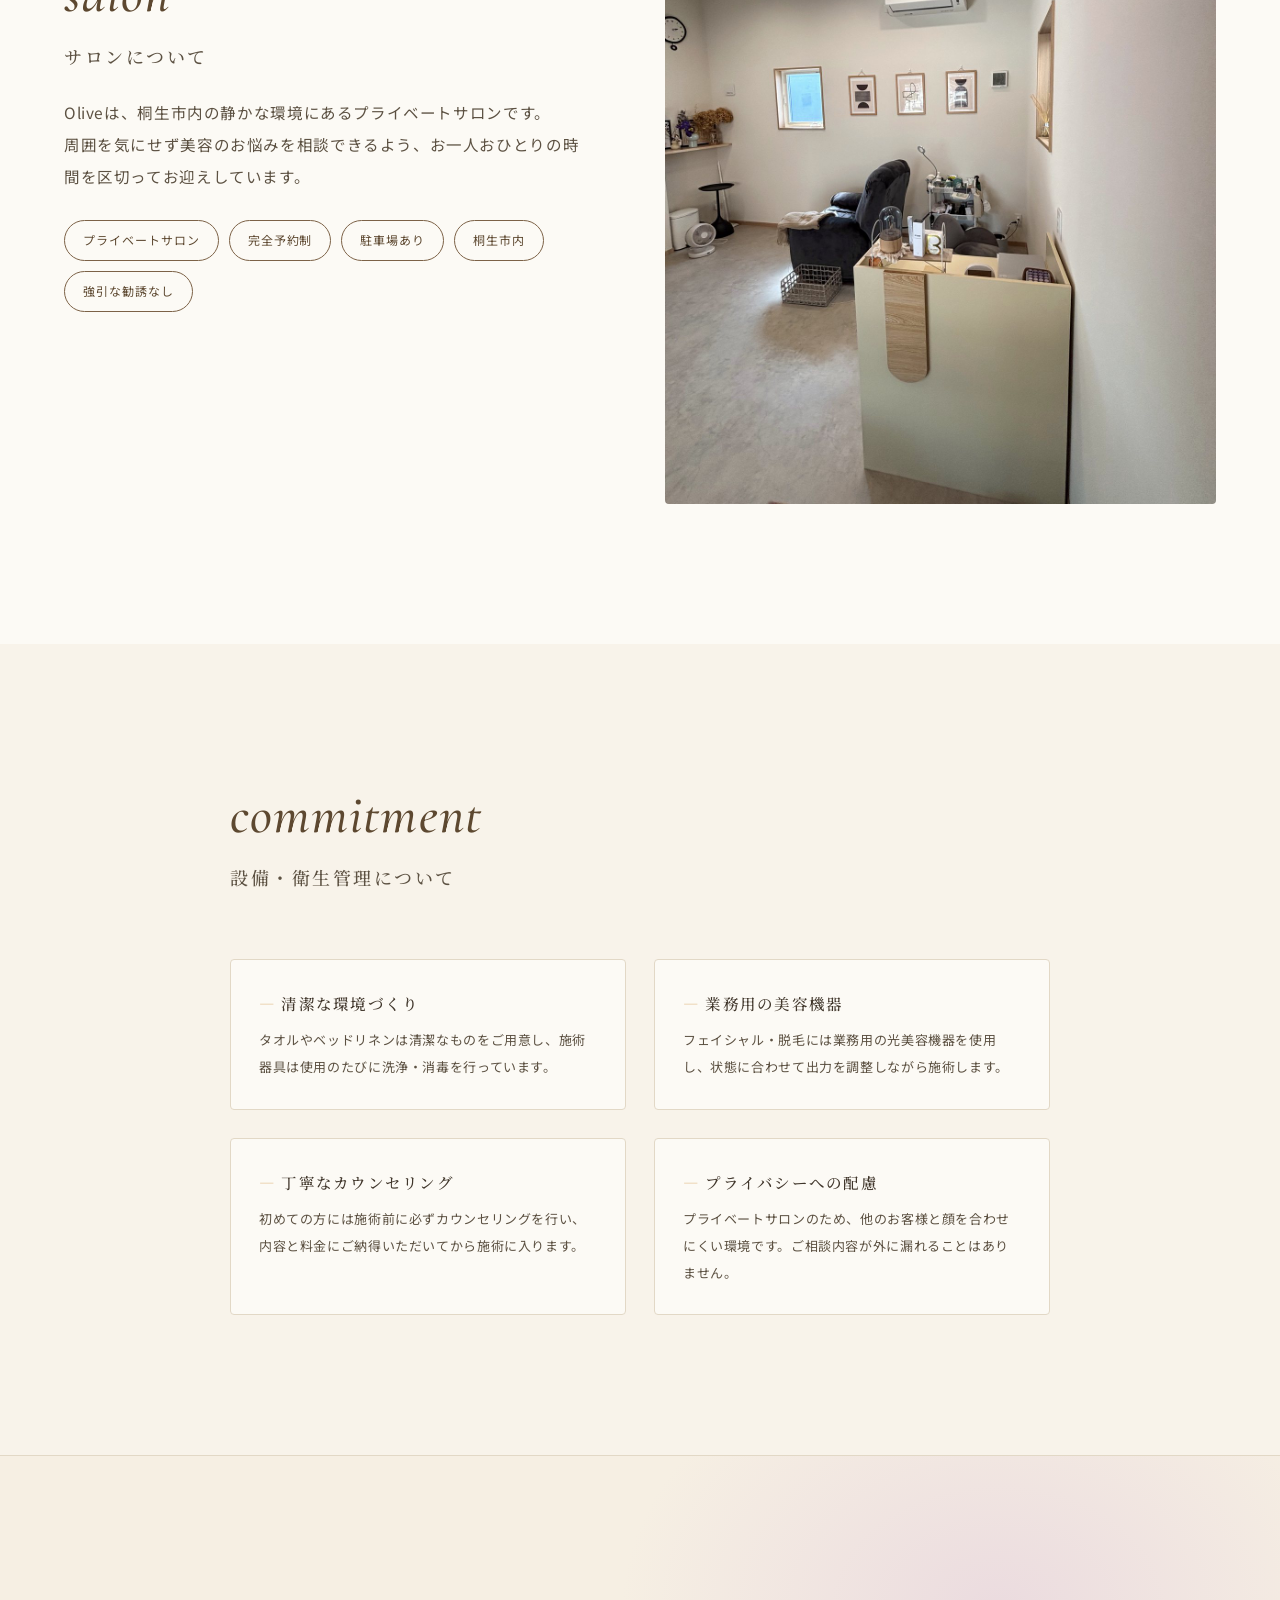
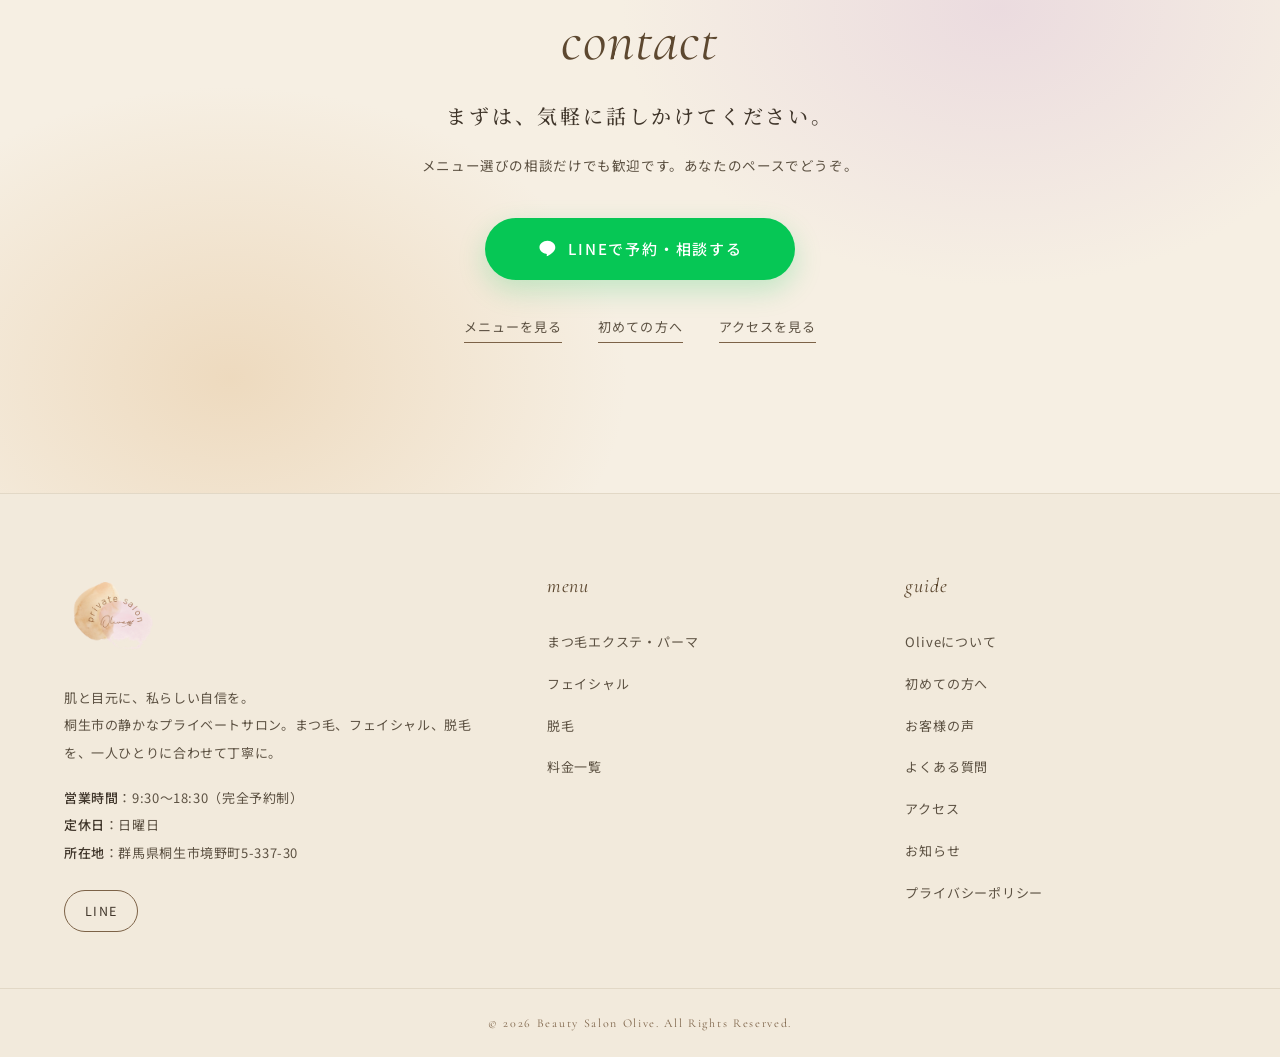
<file: about.html>
<!DOCTYPE html>
<html lang="ja">
<head>
<meta charset="UTF-8">
<meta name="viewport" content="width=device-width, initial-scale=1.0">
<title>サロン・スタッフ紹介｜桐生市のプライベートサロン Olive</title>
<meta name="description" content="桐生市のプライベートビューティーサロンOliveのスタッフとサロンのご紹介。美容への想い、接客で大切にしていること、サロンの雰囲気や衛生管理についてご案内します。">
<link rel="icon" href="images/favicon.png">
<link rel="preconnect" href="https://fonts.googleapis.com">
<link rel="preconnect" href="https://fonts.gstatic.com" crossorigin>
<link href="https://fonts.googleapis.com/css2?family=Cormorant+Garamond:ital,wght@0,400;0,500;0,600;1,400;1,500&family=Noto+Sans+JP:wght@400;500;700&family=Noto+Serif+JP:wght@400;500;600&display=swap" rel="stylesheet">
<link rel="stylesheet" href="css/style.css?v=20260731">
</head>
<body>

<header class="header">
  <div class="header__inner">
    <a href="index.html" class="logo" aria-label="Beauty Salon Olive トップページ">
      
      <img class="logo__img" src="images/logo.png" alt="private salon Olive">
      
    </a>
    <nav class="gnav" aria-label="メインメニュー">
      <a class="gnav__link" href="about.html">Oliveについて</a>
      <div class="gnav__item--drop">
        <a class="gnav__link" href="index.html#services">メニュー</a>
        <div class="gnav__drop">
          <a href="eyelash.html">まつ毛エクステ・パーマ</a>
          <a href="facial.html">フェイシャル</a>
          <a href="hair-removal.html">脱毛</a>
        </div>
      </div>
      <a class="gnav__link" href="price.html">料金</a>
      <a class="gnav__link" href="first.html">初めての方へ</a>
      <a class="gnav__link" href="voice.html">お客様の声</a>
      <a class="gnav__link" href="access.html">アクセス</a>
    </nav>
    <div class="header__cta">
      <a class="btn btn--line" data-line href="#"><svg class="ico-line" viewBox="0 0 24 24" fill="currentColor" aria-hidden="true"><path d="M12 3C6.9 3 2.8 6.4 2.8 10.6c0 3.7 3.2 6.8 7.6 7.4.3.1.7.2.8.5.1.2.1.6 0 .8l-.1.8c0 .2-.2.9.8.5.9-.4 5.2-3.1 7.1-5.3 1.3-1.4 1.9-2.9 1.9-4.7C21 6.4 16.9 3 12 3z"/></svg>LINEで予約・相談</a>
    </div>
    <button class="menu-toggle" aria-label="メニューを開く" aria-expanded="false"><span></span><span></span><span></span></button>
  </div>
</header>

<div class="drawer">
  <ul class="drawer__list">
    <li><a href="index.html"><span class="drawer__en">Top</span>トップページ</a></li>
    <li><a href="about.html"><span class="drawer__en">About</span>Oliveについて</a></li>
    <li><a href="eyelash.html"><span class="drawer__en">Eyelash</span>まつ毛エクステ・パーマ</a></li>
    <li><a href="facial.html"><span class="drawer__en">Facial</span>フェイシャル</a></li>
    <li><a href="hair-removal.html"><span class="drawer__en">Hair Removal</span>脱毛</a></li>
    <li><a href="price.html"><span class="drawer__en">Price</span>料金一覧</a></li>
    <li><a href="first.html"><span class="drawer__en">First Visit</span>初めての方へ</a></li>
    <li><a href="voice.html"><span class="drawer__en">Voices</span>お客様の声</a></li>
    <li><a href="faq.html"><span class="drawer__en">FAQ</span>よくある質問</a></li>
    <li><a href="access.html"><span class="drawer__en">Access</span>アクセス</a></li>
    <li><a href="news.html"><span class="drawer__en">News</span>お知らせ</a></li>
  </ul>
  <div class="drawer__cta">
    <a class="btn btn--line btn--large" data-line href="#"><svg class="ico-line" viewBox="0 0 24 24" fill="currentColor" aria-hidden="true"><path d="M12 3C6.9 3 2.8 6.4 2.8 10.6c0 3.7 3.2 6.8 7.6 7.4.3.1.7.2.8.5.1.2.1.6 0 .8l-.1.8c0 .2-.2.9.8.5.9-.4 5.2-3.1 7.1-5.3 1.3-1.4 1.9-2.9 1.9-4.7C21 6.4 16.9 3 12 3z"/></svg>LINEで予約・相談する</a>
    <a class="btn btn--ghost" data-instagram href="#">Instagramを見る</a>
  </div>
</div>

<main>

<div class="page-hero">
  <span class="page-hero__en">About</span>
  <h1 class="page-hero__ttl">サロン・スタッフ紹介</h1>
  <p class="page-hero__lead">はじめまして、Oliveです。どんな人が、どんな場所で施術しているのかをご紹介します。</p>
</div>

<div class="breadcrumb">
  <div class="container">
    <ol>
      <li><a href="index.html">トップ</a></li>
      <li>サロン・スタッフ紹介</li>
    </ol>
  </div>
</div>

<section class="section--tight section">
  <div class="container">
    <div class="staff__grid">
      <div class="staff__img reveal"><img src="images/concept.jpg" alt="Oliveの施術スペース（スタッフ写真は準備中です）"></div>
      <div class="reveal reveal--d1">
        <div class="sec-head" style="margin-bottom:24px;">
          <span class="sec-en">Staff</span>
          <h2 class="sec-ttl">はじめまして、Oliveです。</h2>
        </div>
        <p class="sec-lead" style="margin-top:0;">
          「きれいになりたい」という気持ちに、年齢もきっかけの大きさも関係ないと思っています。<br><br>
          大型サロンのようににぎやかな場所が少し苦手な方、美容の悩みを人前で話すのが恥ずかしい方にこそ、ゆっくり過ごしていただきたくて、プライベートサロンという形を選びました。<br><br>
          お客様が美容の時間を楽しみながら、少し自信を持って帰っていただけるような施術を心がけています。分からないことや不安なことも、遠慮なくご相談ください。
        </p>
        <p class="staff__msg">得意な施術：まつ毛パーマ・まつ毛エクステのデザイン提案、肌の状態に合わせたフェイシャルケア<br>大切にしていること：押し付けないこと。お客様のペースに合わせること。</p>
      </div>
    </div>
  </div>
</section>

<section class="section bg-white">
  <div class="container">
    <div class="salon__grid">
      <div class="reveal">
        <div class="sec-head" style="margin-bottom:24px;">
          <span class="sec-en">Salon</span>
          <h2 class="sec-ttl">サロンについて</h2>
        </div>
        <p class="sec-lead" style="margin-top:0;">
          Oliveは、桐生市内の静かな環境にあるプライベートサロンです。<br>
          周囲を気にせず美容のお悩みを相談できるよう、お一人おひとりの時間を区切ってお迎えしています。
        </p>
        <ul class="salon__points">
          <li>プライベートサロン</li>
          <li>完全予約制</li>
          <li>駐車場あり</li>
          <li>桐生市内</li>
          <li>強引な勧誘なし</li>
        </ul>
      </div>
      <div class="salon__imgs reveal reveal--d1">
        <img src="images/reception.jpg" alt="Oliveの受付とサロン内観">
      </div>
    </div>
  </div>
</section>

<section class="section">
  <div class="container container--narrow">
    <div class="sec-head reveal">
      <span class="sec-en">Commitment</span>
      <h2 class="sec-ttl">設備・衛生管理について</h2>
    </div>
    <div class="feature-grid reveal">
      <div class="feature-item">
        <h3 class="feature-item__ttl">清潔な環境づくり</h3>
        <p class="feature-item__txt">タオルやベッドリネンは清潔なものをご用意し、施術器具は使用のたびに洗浄・消毒を行っています。</p>
      </div>
      <div class="feature-item">
        <h3 class="feature-item__ttl">業務用の美容機器</h3>
        <p class="feature-item__txt">フェイシャル・脱毛には業務用の光美容機器を使用し、状態に合わせて出力を調整しながら施術します。</p>
      </div>
      <div class="feature-item">
        <h3 class="feature-item__ttl">丁寧なカウンセリング</h3>
        <p class="feature-item__txt">初めての方には施術前に必ずカウンセリングを行い、内容と料金にご納得いただいてから施術に入ります。</p>
      </div>
      <div class="feature-item">
        <h3 class="feature-item__ttl">プライバシーへの配慮</h3>
        <p class="feature-item__txt">プライベートサロンのため、他のお客様と顔を合わせにくい環境です。ご相談内容が外に漏れることはありません。</p>
      </div>
    </div>
  </div>
</section>

<section class="cta-band">
  <div class="container">
    <span class="cta-band__en">Contact</span>
    <h2 class="cta-band__ttl">まずは、気軽に話しかけてください。</h2>
    <p class="cta-band__txt">メニュー選びの相談だけでも歓迎です。あなたのペースでどうぞ。</p>
    <a class="btn btn--line btn--large" data-line href="#"><svg class="ico-line" viewBox="0 0 24 24" fill="currentColor" aria-hidden="true"><path d="M12 3C6.9 3 2.8 6.4 2.8 10.6c0 3.7 3.2 6.8 7.6 7.4.3.1.7.2.8.5.1.2.1.6 0 .8l-.1.8c0 .2-.2.9.8.5.9-.4 5.2-3.1 7.1-5.3 1.3-1.4 1.9-2.9 1.9-4.7C21 6.4 16.9 3 12 3z"/></svg>LINEで予約・相談する</a>
    <div class="cta-band__links">
      <a href="index.html#services">メニューを見る</a>
      <a href="first.html">初めての方へ</a>
      <a href="access.html">アクセスを見る</a>
    </div>
  </div>
</section>

</main>

<footer class="footer">
  <div class="container">
    <div class="footer__grid">
      <div class="footer__brand">
        <a href="index.html" class="logo" aria-label="Beauty Salon Olive トップページ">
          
          <img class="logo__img" src="images/logo.png" alt="private salon Olive">
          
        </a>
        <p class="footer__concept">肌と目元に、私らしい自信を。<br>桐生市の静かなプライベートサロン。まつ毛、フェイシャル、脱毛を、一人ひとりに合わせて丁寧に。</p>
        <p class="footer__info"><strong>営業時間</strong>：9:30〜18:30（完全予約制）<br><strong>定休日</strong>：日曜日<br><strong>所在地</strong>：群馬県桐生市境野町5-337-30</p>
        <div class="footer__sns">
          <a data-line href="#">LINE</a>
          <a data-instagram href="#">Instagram</a>
        </div>
      </div>
      <div>
        <p class="footer__ttl">Menu</p>
        <ul class="footer__links">
          <li><a href="eyelash.html">まつ毛エクステ・パーマ</a></li>
          <li><a href="facial.html">フェイシャル</a></li>
          <li><a href="hair-removal.html">脱毛</a></li>
          <li><a href="price.html">料金一覧</a></li>
        </ul>
      </div>
      <div>
        <p class="footer__ttl">Guide</p>
        <ul class="footer__links">
          <li><a href="about.html">Oliveについて</a></li>
          <li><a href="first.html">初めての方へ</a></li>
          <li><a href="voice.html">お客様の声</a></li>
          <li><a href="faq.html">よくある質問</a></li>
          <li><a href="access.html">アクセス</a></li>
          <li><a href="news.html">お知らせ</a></li>
          <li><a href="privacy.html">プライバシーポリシー</a></li>
        </ul>
      </div>
    </div>
  </div>
  <div class="footer__bottom">© <span data-year>2026</span> Beauty Salon Olive. All Rights Reserved.</div>
</footer>

<div class="sp-fixed">
  <button class="sp-fixed__menu" type="button"><svg width="18" height="18" viewBox="0 0 24 24" fill="none" stroke="currentColor" stroke-width="2" stroke-linecap="round" aria-hidden="true"><path d="M4 7h16M4 12h16M4 17h16"/></svg>メニュー</button>
  <a class="sp-fixed__line" data-line href="#"><svg class="ico-line" viewBox="0 0 24 24" fill="currentColor" aria-hidden="true"><path d="M12 3C6.9 3 2.8 6.4 2.8 10.6c0 3.7 3.2 6.8 7.6 7.4.3.1.7.2.8.5.1.2.1.6 0 .8l-.1.8c0 .2-.2.9.8.5.9-.4 5.2-3.1 7.1-5.3 1.3-1.4 1.9-2.9 1.9-4.7C21 6.4 16.9 3 12 3z"/></svg>LINEで予約・相談</a>
</div>

<script src="js/config.js?v=20260731"></script>
<script src="js/main.js?v=20260731"></script>
</body>
</html>
</file>
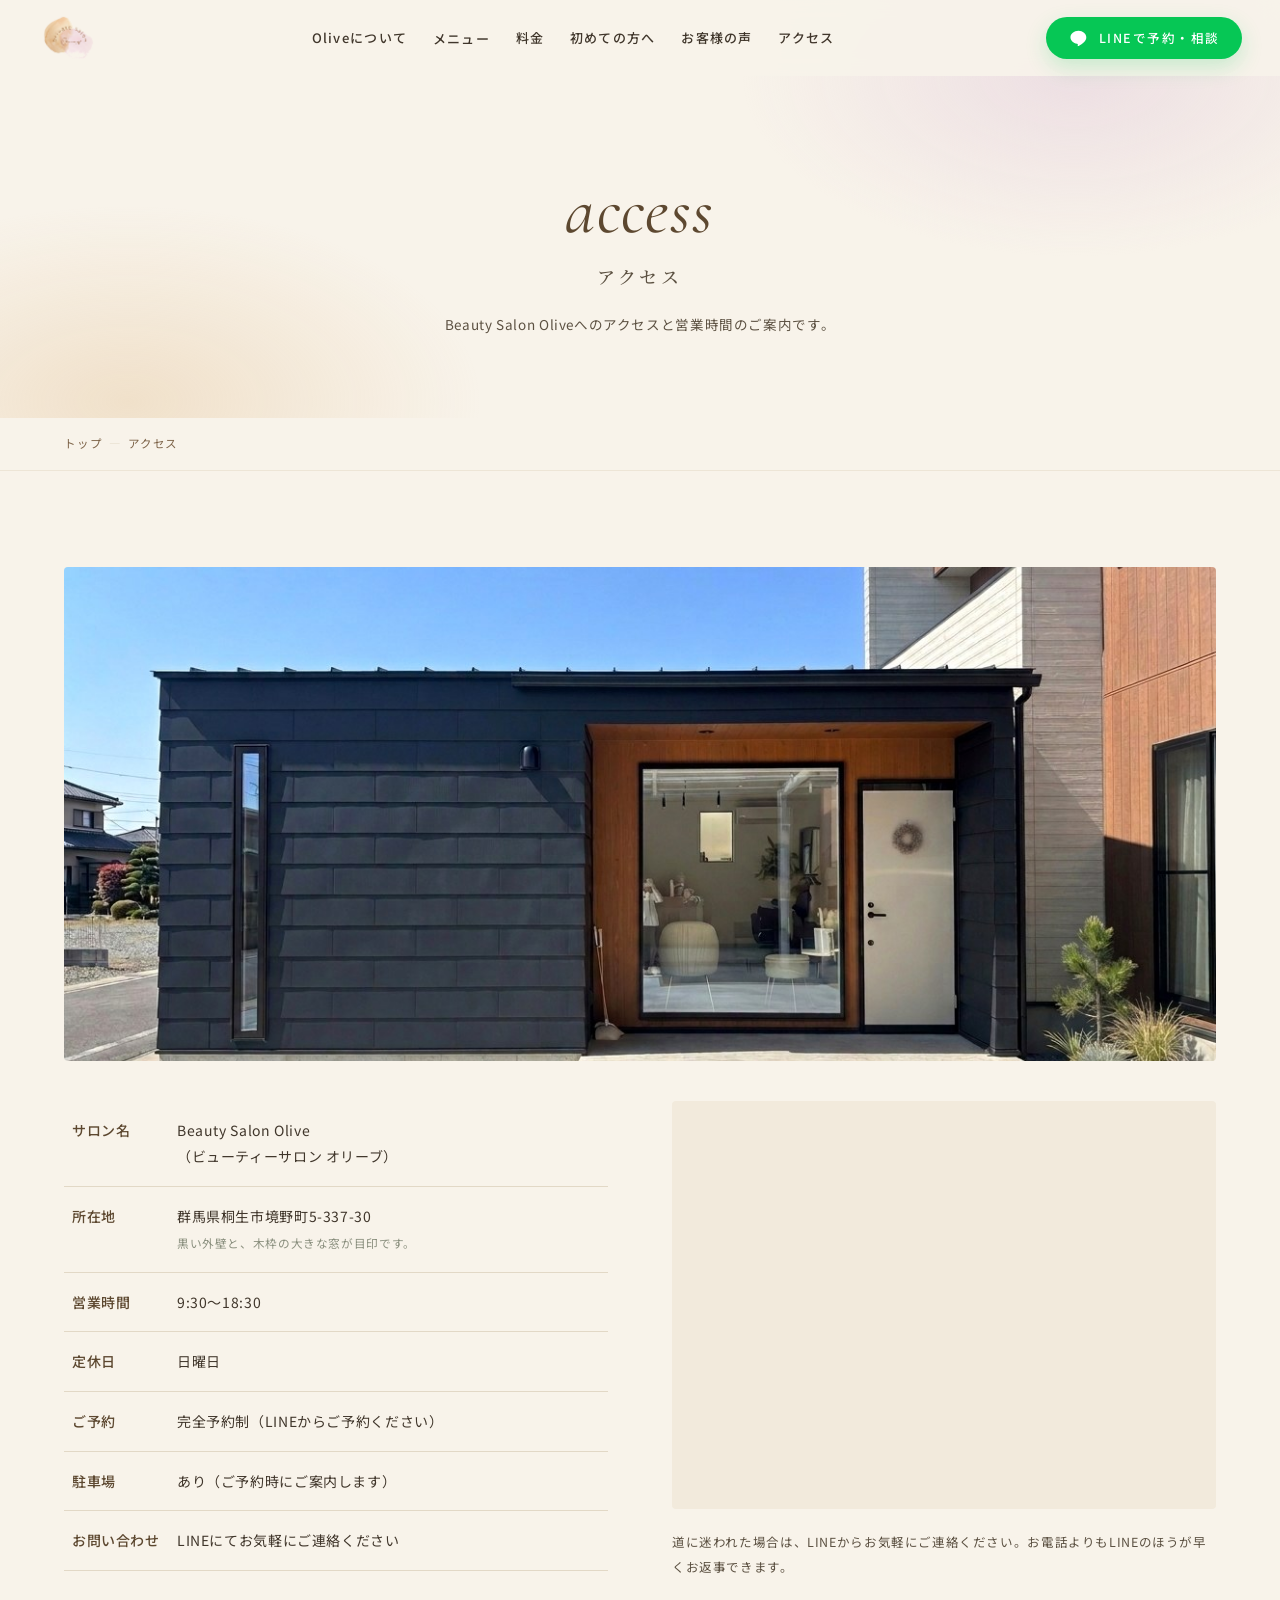
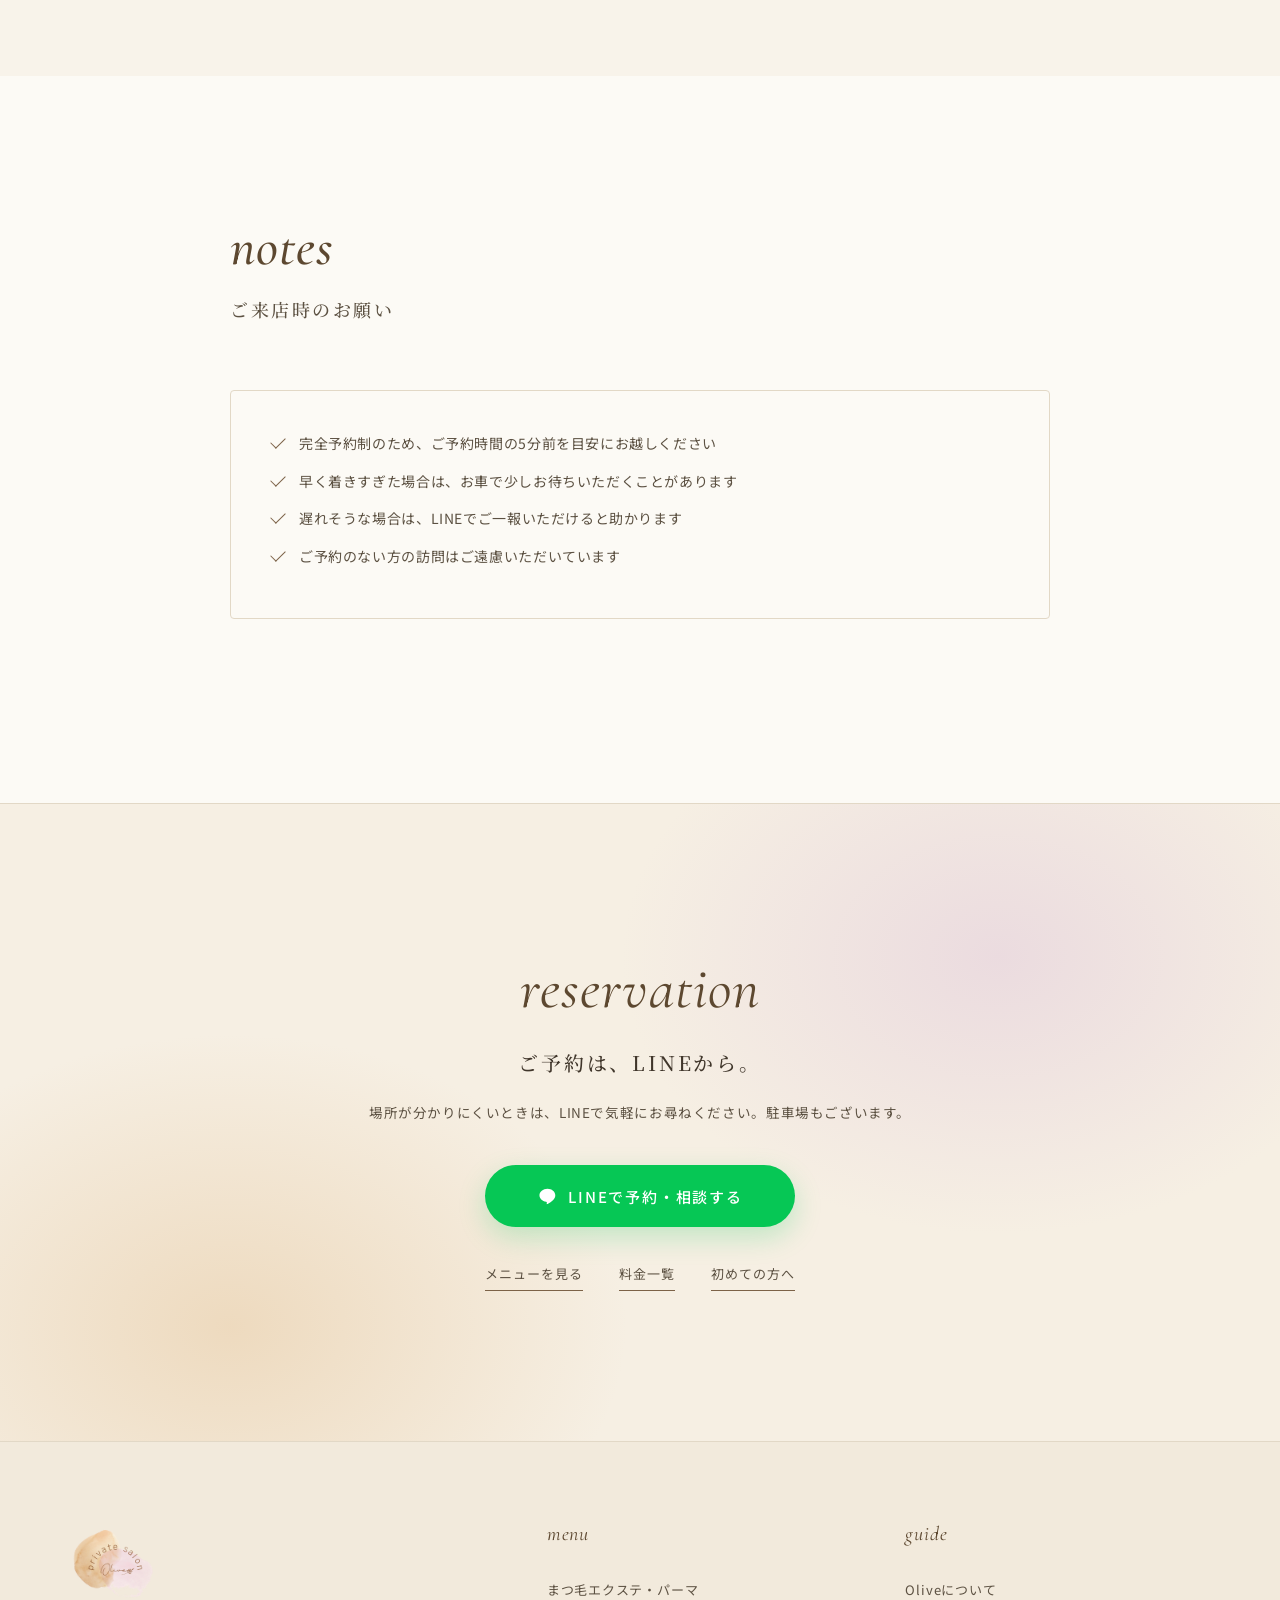
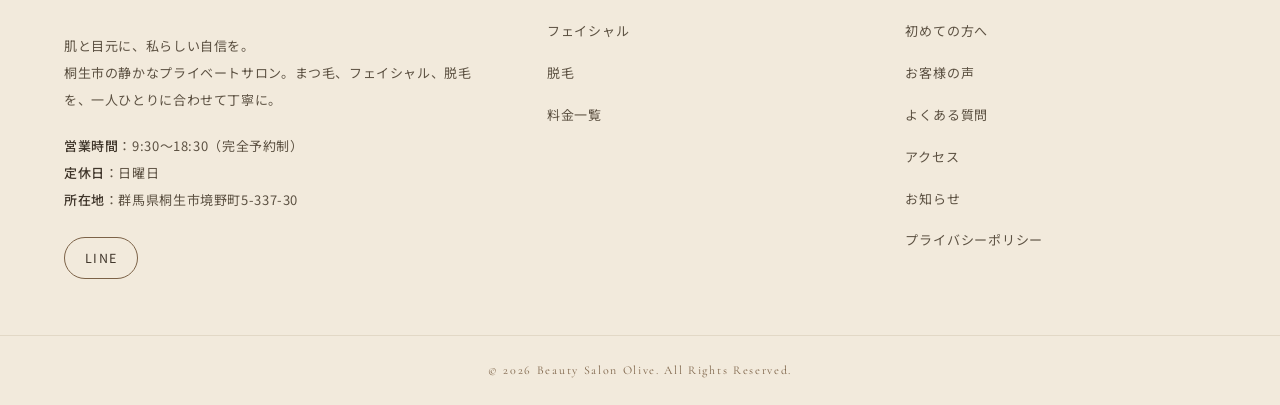
<file: access.html>
<!DOCTYPE html>
<html lang="ja">
<head>
<meta charset="UTF-8">
<meta name="viewport" content="width=device-width, initial-scale=1.0">
<title>アクセス｜桐生市のプライベートサロン Olive</title>
<meta name="description" content="Beauty Salon Oliveへのアクセス。群馬県桐生市境野町5-337-30。営業時間9:30〜18:30、定休日は日曜日。駐車場あり。黒い外壁と木枠の大きな窓が目印のプライベートサロンです。">
<link rel="icon" href="images/favicon.png">
<link rel="preconnect" href="https://fonts.googleapis.com">
<link rel="preconnect" href="https://fonts.gstatic.com" crossorigin>
<link href="https://fonts.googleapis.com/css2?family=Cormorant+Garamond:ital,wght@0,400;0,500;0,600;1,400;1,500&family=Noto+Sans+JP:wght@400;500;700&family=Noto+Serif+JP:wght@400;500;600&display=swap" rel="stylesheet">
<link rel="stylesheet" href="css/style.css?v=20260731">
</head>
<body>

<header class="header">
  <div class="header__inner">
    <a href="index.html" class="logo" aria-label="Beauty Salon Olive トップページ">
      
      <img class="logo__img" src="images/logo.png" alt="private salon Olive">
      
    </a>
    <nav class="gnav" aria-label="メインメニュー">
      <a class="gnav__link" href="about.html">Oliveについて</a>
      <div class="gnav__item--drop">
        <a class="gnav__link" href="index.html#services">メニュー</a>
        <div class="gnav__drop">
          <a href="eyelash.html">まつ毛エクステ・パーマ</a>
          <a href="facial.html">フェイシャル</a>
          <a href="hair-removal.html">脱毛</a>
        </div>
      </div>
      <a class="gnav__link" href="price.html">料金</a>
      <a class="gnav__link" href="first.html">初めての方へ</a>
      <a class="gnav__link" href="voice.html">お客様の声</a>
      <a class="gnav__link" href="access.html">アクセス</a>
    </nav>
    <div class="header__cta">
      <a class="btn btn--line" data-line href="#"><svg class="ico-line" viewBox="0 0 24 24" fill="currentColor" aria-hidden="true"><path d="M12 3C6.9 3 2.8 6.4 2.8 10.6c0 3.7 3.2 6.8 7.6 7.4.3.1.7.2.8.5.1.2.1.6 0 .8l-.1.8c0 .2-.2.9.8.5.9-.4 5.2-3.1 7.1-5.3 1.3-1.4 1.9-2.9 1.9-4.7C21 6.4 16.9 3 12 3z"/></svg>LINEで予約・相談</a>
    </div>
    <button class="menu-toggle" aria-label="メニューを開く" aria-expanded="false"><span></span><span></span><span></span></button>
  </div>
</header>

<div class="drawer">
  <ul class="drawer__list">
    <li><a href="index.html"><span class="drawer__en">Top</span>トップページ</a></li>
    <li><a href="about.html"><span class="drawer__en">About</span>Oliveについて</a></li>
    <li><a href="eyelash.html"><span class="drawer__en">Eyelash</span>まつ毛エクステ・パーマ</a></li>
    <li><a href="facial.html"><span class="drawer__en">Facial</span>フェイシャル</a></li>
    <li><a href="hair-removal.html"><span class="drawer__en">Hair Removal</span>脱毛</a></li>
    <li><a href="price.html"><span class="drawer__en">Price</span>料金一覧</a></li>
    <li><a href="first.html"><span class="drawer__en">First Visit</span>初めての方へ</a></li>
    <li><a href="voice.html"><span class="drawer__en">Voices</span>お客様の声</a></li>
    <li><a href="faq.html"><span class="drawer__en">FAQ</span>よくある質問</a></li>
    <li><a href="access.html"><span class="drawer__en">Access</span>アクセス</a></li>
    <li><a href="news.html"><span class="drawer__en">News</span>お知らせ</a></li>
  </ul>
  <div class="drawer__cta">
    <a class="btn btn--line btn--large" data-line href="#"><svg class="ico-line" viewBox="0 0 24 24" fill="currentColor" aria-hidden="true"><path d="M12 3C6.9 3 2.8 6.4 2.8 10.6c0 3.7 3.2 6.8 7.6 7.4.3.1.7.2.8.5.1.2.1.6 0 .8l-.1.8c0 .2-.2.9.8.5.9-.4 5.2-3.1 7.1-5.3 1.3-1.4 1.9-2.9 1.9-4.7C21 6.4 16.9 3 12 3z"/></svg>LINEで予約・相談する</a>
    <a class="btn btn--ghost" data-instagram href="#">Instagramを見る</a>
  </div>
</div>

<main>

<div class="page-hero">
  <span class="page-hero__en">Access</span>
  <h1 class="page-hero__ttl">アクセス</h1>
  <p class="page-hero__lead">Beauty Salon Oliveへのアクセスと営業時間のご案内です。</p>
</div>

<div class="breadcrumb">
  <div class="container">
    <ol>
      <li><a href="index.html">トップ</a></li>
      <li>アクセス</li>
    </ol>
  </div>
</div>

<section class="section--tight section">
  <div class="container">
    <div class="menu-sec__img reveal"><img src="images/exterior.jpg" alt="Beauty Salon Olive の外観。黒い外壁と木枠の大きな窓が目印"></div>
    <div class="access-grid">
      <div class="reveal">
        <table class="access-table">
          <tr><th>サロン名</th><td>Beauty Salon Olive<br>（ビューティーサロン オリーブ）</td></tr>
          <tr><th>所在地</th><td>群馬県桐生市境野町5-337-30<br><small style="color:#8A8F7E;">黒い外壁と、木枠の大きな窓が目印です。</small></td></tr>
          <tr><th>営業時間</th><td>9:30〜18:30</td></tr>
          <tr><th>定休日</th><td>日曜日</td></tr>
          <tr><th>ご予約</th><td>完全予約制（LINEからご予約ください）</td></tr>
          <tr><th>駐車場</th><td>あり（ご予約時にご案内します）</td></tr>
          <tr><th>お問い合わせ</th><td>LINEにてお気軽にご連絡ください</td></tr>
        </table>
      </div>
      <div class="reveal reveal--d1">
        <div class="access__map" data-map>
          <div class="access__map-ph">
            <svg viewBox="0 0 24 24" fill="none" stroke="currentColor" stroke-width="1.5" aria-hidden="true"><path d="M12 21s-7-5.5-7-11a7 7 0 0 1 14 0c0 5.5-7 11-7 11Z"/><circle cx="12" cy="10" r="2.6"/></svg>
            <p>地図を読み込んでいます…</p>
          </div>
        </div>
        <p class="access__note">道に迷われた場合は、LINEからお気軽にご連絡ください。お電話よりもLINEのほうが早くお返事できます。</p>
      </div>
    </div>
  </div>
</section>

<section class="section bg-white">
  <div class="container container--narrow">
    <div class="sec-head reveal">
      <span class="sec-en">Notes</span>
      <h2 class="sec-ttl">ご来店時のお願い</h2>
    </div>
    <div class="reco-box reveal">
      <ul class="check-list">
        <li>完全予約制のため、ご予約時間の5分前を目安にお越しください</li>
        <li>早く着きすぎた場合は、お車で少しお待ちいただくことがあります</li>
        <li>遅れそうな場合は、LINEでご一報いただけると助かります</li>
        <li>ご予約のない方の訪問はご遠慮いただいています</li>
      </ul>
    </div>
  </div>
</section>

<section class="cta-band">
  <div class="container">
    <span class="cta-band__en">Reservation</span>
    <h2 class="cta-band__ttl">ご予約は、LINEから。</h2>
    <p class="cta-band__txt">場所が分かりにくいときは、LINEで気軽にお尋ねください。駐車場もございます。</p>
    <a class="btn btn--line btn--large" data-line href="#"><svg class="ico-line" viewBox="0 0 24 24" fill="currentColor" aria-hidden="true"><path d="M12 3C6.9 3 2.8 6.4 2.8 10.6c0 3.7 3.2 6.8 7.6 7.4.3.1.7.2.8.5.1.2.1.6 0 .8l-.1.8c0 .2-.2.9.8.5.9-.4 5.2-3.1 7.1-5.3 1.3-1.4 1.9-2.9 1.9-4.7C21 6.4 16.9 3 12 3z"/></svg>LINEで予約・相談する</a>
    <div class="cta-band__links">
      <a href="index.html#services">メニューを見る</a>
      <a href="price.html">料金一覧</a>
      <a href="first.html">初めての方へ</a>
    </div>
  </div>
</section>

</main>

<footer class="footer">
  <div class="container">
    <div class="footer__grid">
      <div class="footer__brand">
        <a href="index.html" class="logo" aria-label="Beauty Salon Olive トップページ">
          
          <img class="logo__img" src="images/logo.png" alt="private salon Olive">
          
        </a>
        <p class="footer__concept">肌と目元に、私らしい自信を。<br>桐生市の静かなプライベートサロン。まつ毛、フェイシャル、脱毛を、一人ひとりに合わせて丁寧に。</p>
        <p class="footer__info"><strong>営業時間</strong>：9:30〜18:30（完全予約制）<br><strong>定休日</strong>：日曜日<br><strong>所在地</strong>：群馬県桐生市境野町5-337-30</p>
        <div class="footer__sns">
          <a data-line href="#">LINE</a>
          <a data-instagram href="#">Instagram</a>
        </div>
      </div>
      <div>
        <p class="footer__ttl">Menu</p>
        <ul class="footer__links">
          <li><a href="eyelash.html">まつ毛エクステ・パーマ</a></li>
          <li><a href="facial.html">フェイシャル</a></li>
          <li><a href="hair-removal.html">脱毛</a></li>
          <li><a href="price.html">料金一覧</a></li>
        </ul>
      </div>
      <div>
        <p class="footer__ttl">Guide</p>
        <ul class="footer__links">
          <li><a href="about.html">Oliveについて</a></li>
          <li><a href="first.html">初めての方へ</a></li>
          <li><a href="voice.html">お客様の声</a></li>
          <li><a href="faq.html">よくある質問</a></li>
          <li><a href="access.html">アクセス</a></li>
          <li><a href="news.html">お知らせ</a></li>
          <li><a href="privacy.html">プライバシーポリシー</a></li>
        </ul>
      </div>
    </div>
  </div>
  <div class="footer__bottom">© <span data-year>2026</span> Beauty Salon Olive. All Rights Reserved.</div>
</footer>

<div class="sp-fixed">
  <button class="sp-fixed__menu" type="button"><svg width="18" height="18" viewBox="0 0 24 24" fill="none" stroke="currentColor" stroke-width="2" stroke-linecap="round" aria-hidden="true"><path d="M4 7h16M4 12h16M4 17h16"/></svg>メニュー</button>
  <a class="sp-fixed__line" data-line href="#"><svg class="ico-line" viewBox="0 0 24 24" fill="currentColor" aria-hidden="true"><path d="M12 3C6.9 3 2.8 6.4 2.8 10.6c0 3.7 3.2 6.8 7.6 7.4.3.1.7.2.8.5.1.2.1.6 0 .8l-.1.8c0 .2-.2.9.8.5.9-.4 5.2-3.1 7.1-5.3 1.3-1.4 1.9-2.9 1.9-4.7C21 6.4 16.9 3 12 3z"/></svg>LINEで予約・相談</a>
</div>

<script src="js/config.js?v=20260731"></script>
<script src="js/main.js?v=20260731"></script>
</body>
</html>
</file>
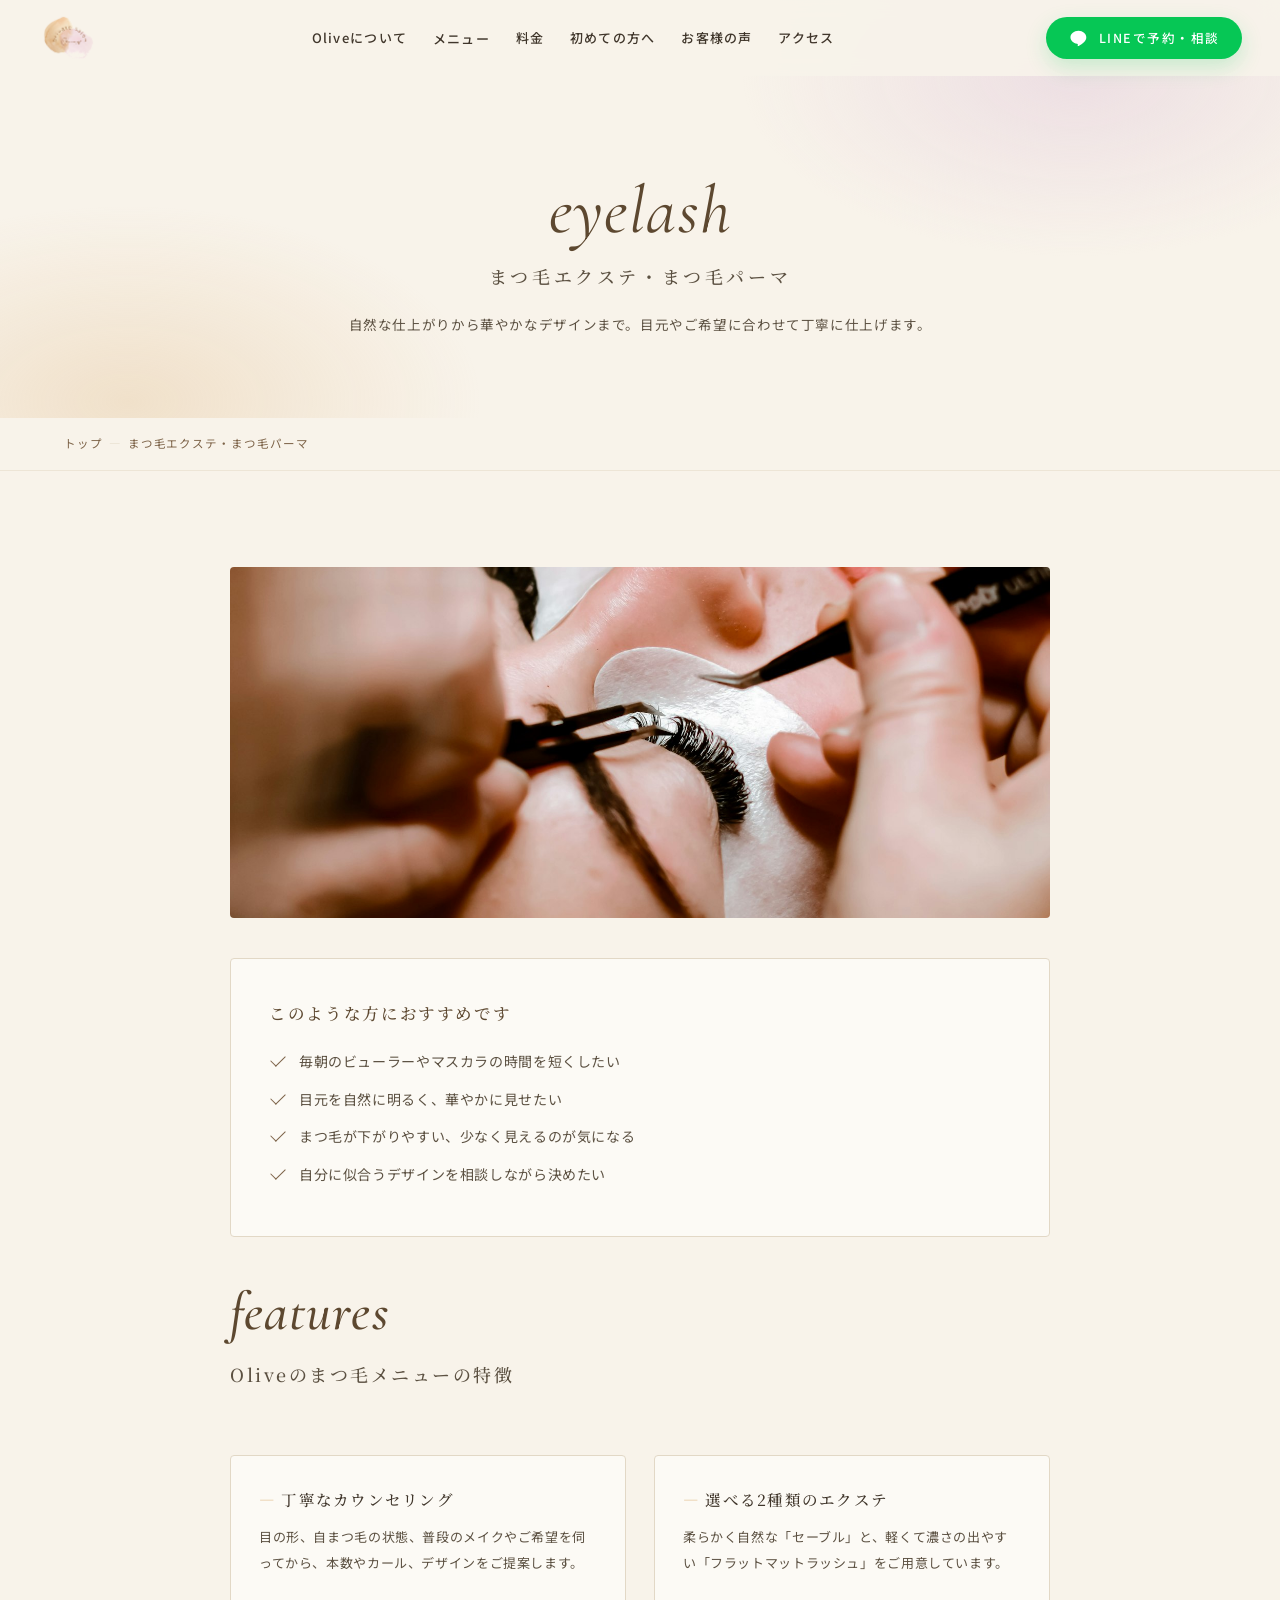
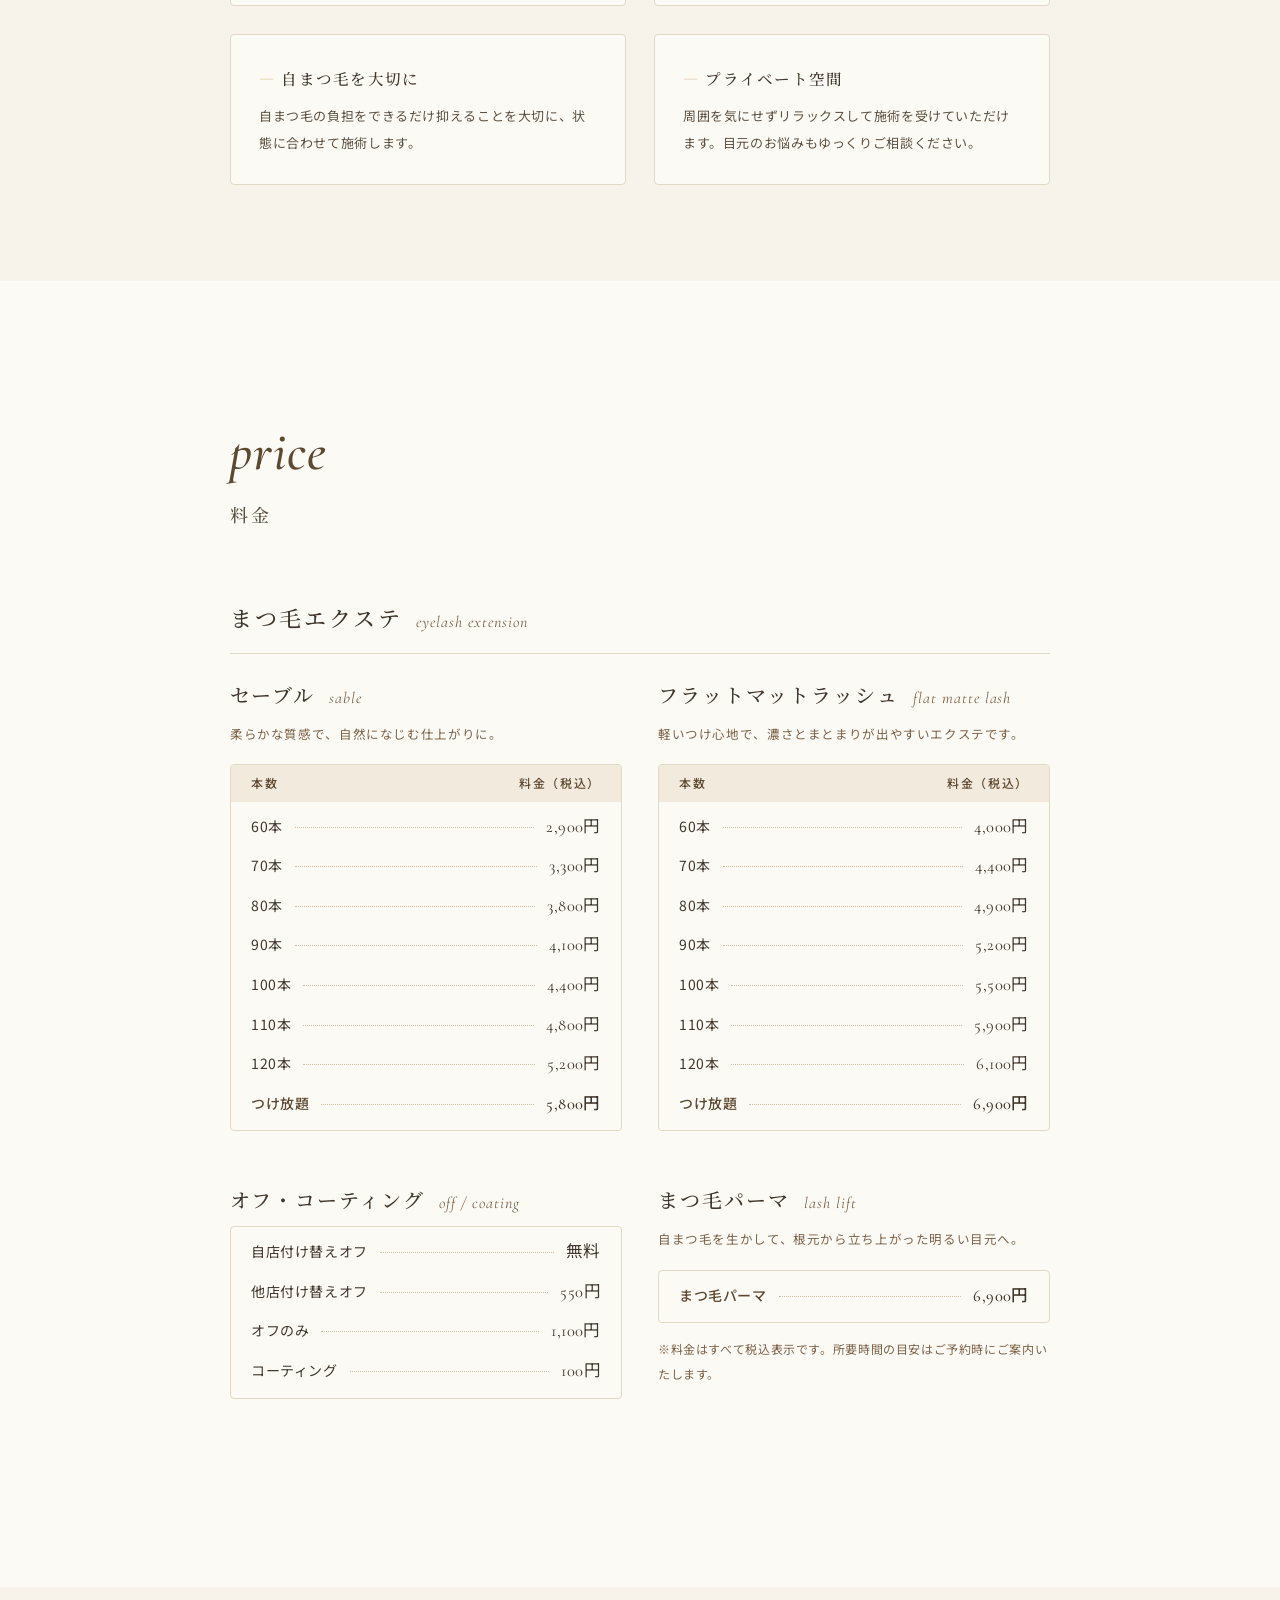
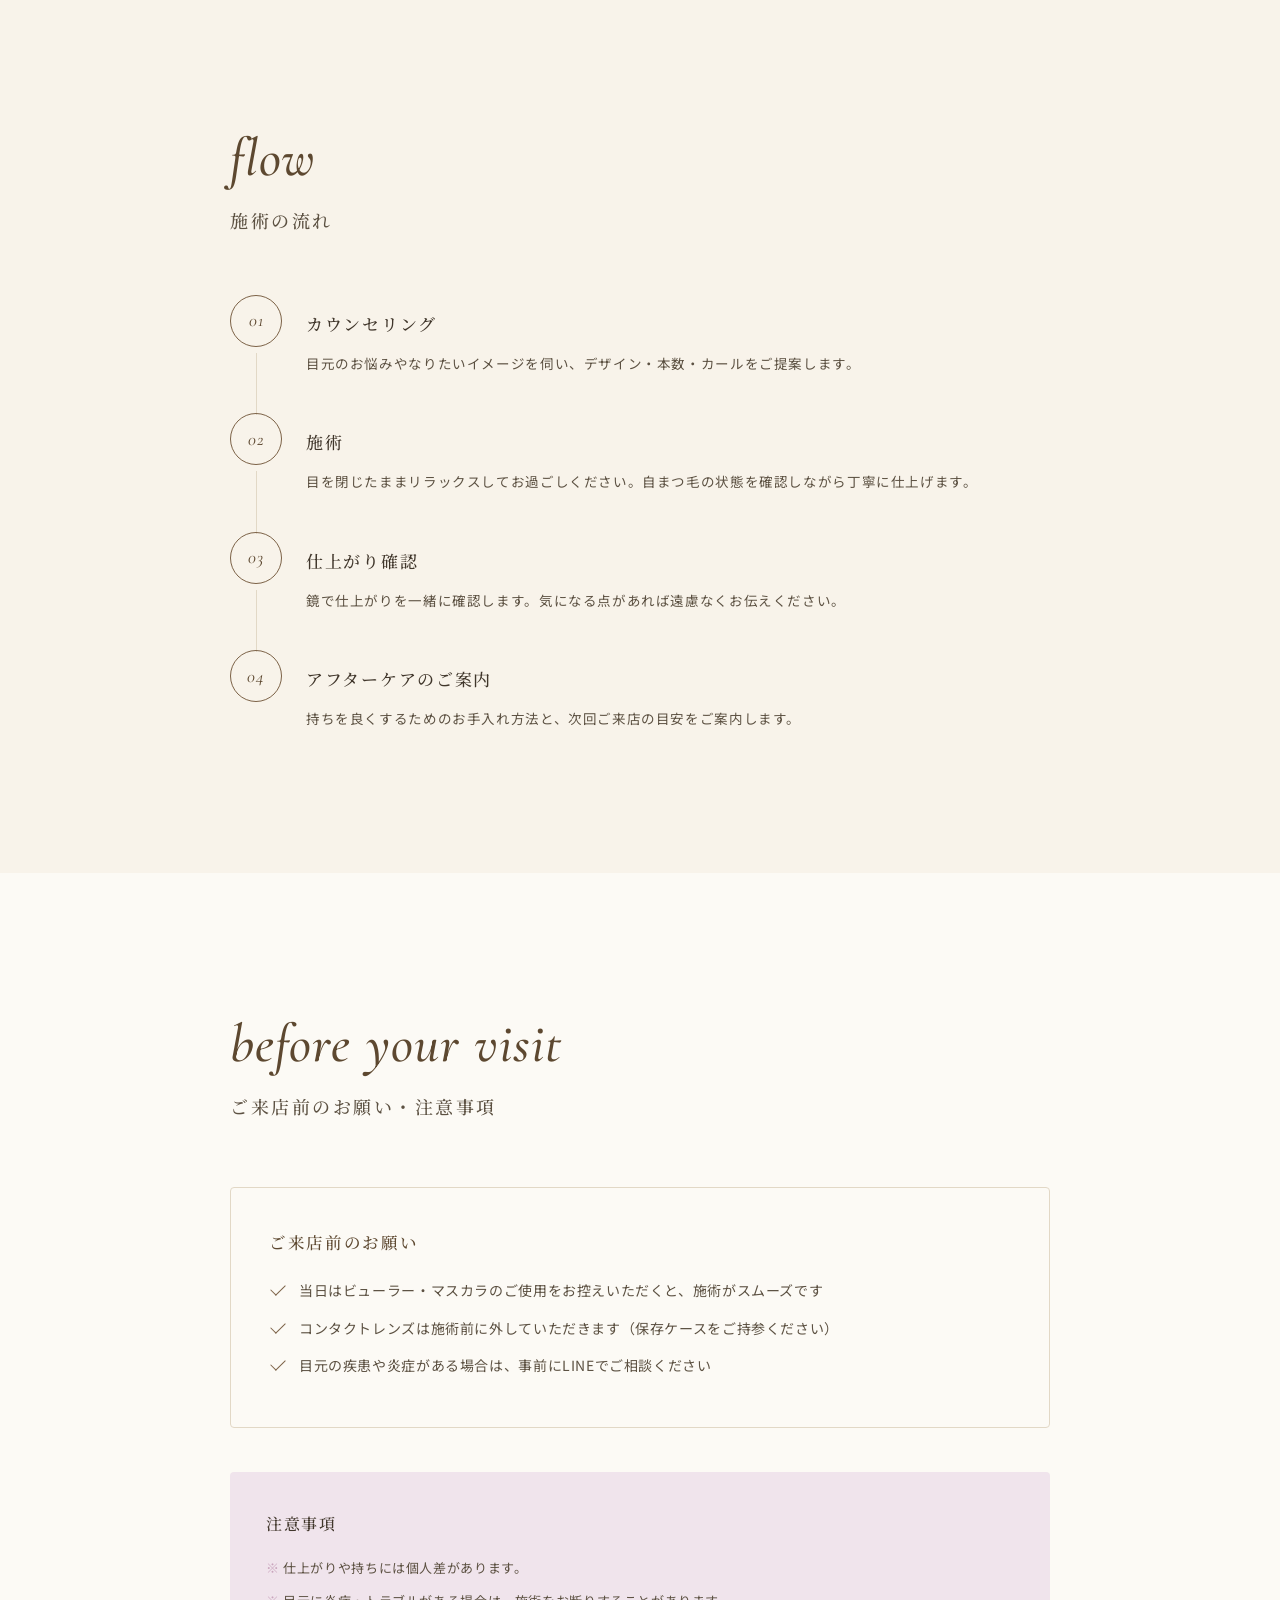
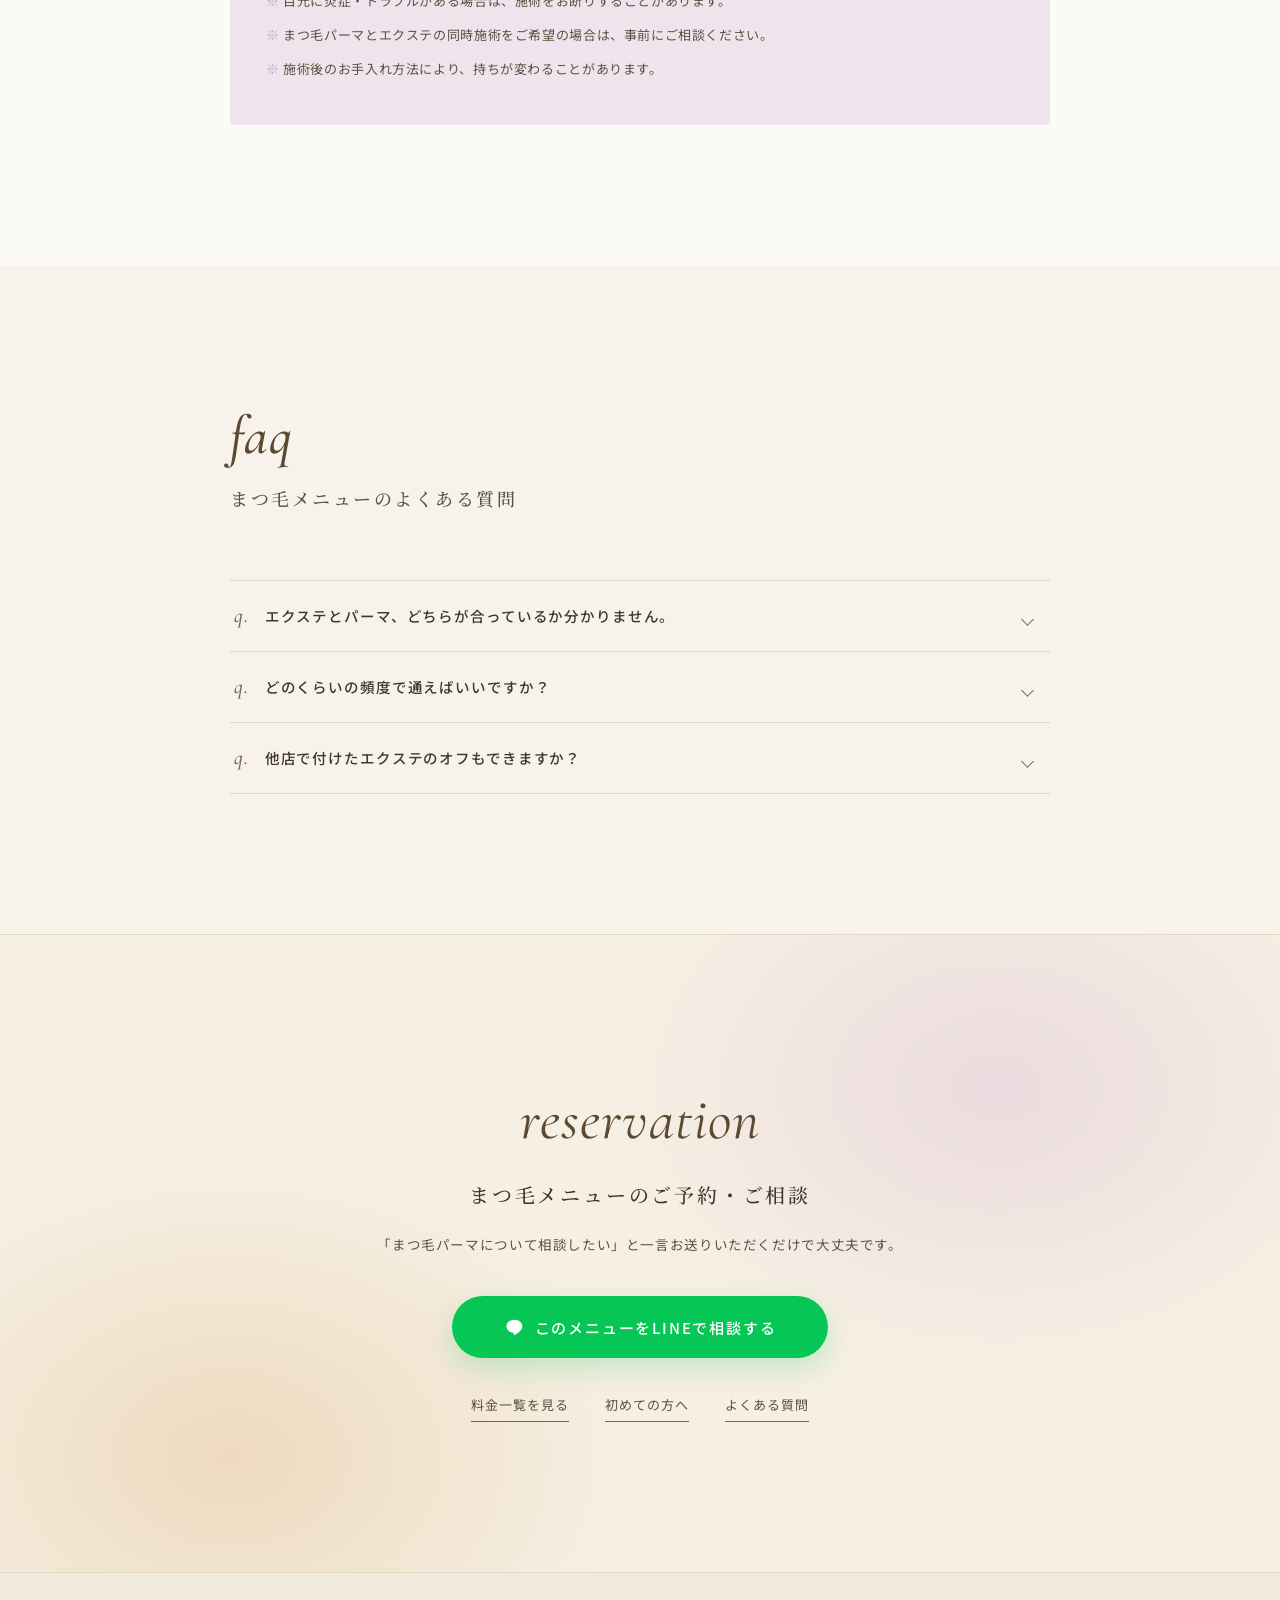
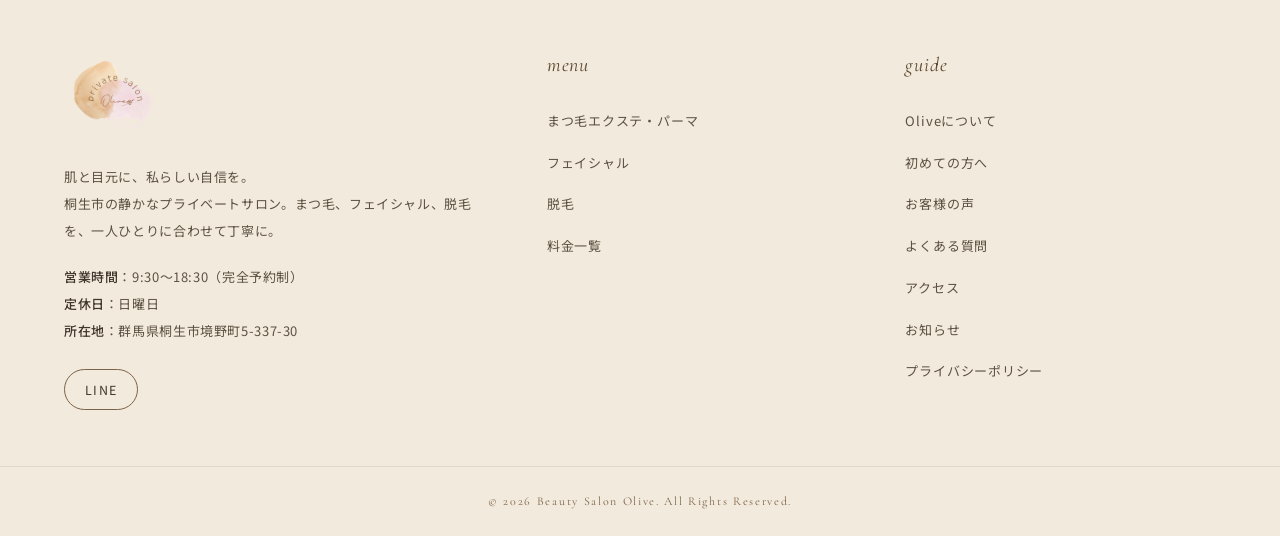
<file: eyelash.html>
<!DOCTYPE html>
<html lang="ja">
<head>
<meta charset="UTF-8">
<meta name="viewport" content="width=device-width, initial-scale=1.0">
<title>まつ毛エクステ・まつ毛パーマ｜桐生市のプライベートサロン Olive</title>
<meta name="description" content="桐生市のプライベートサロンOliveのまつ毛メニュー。セーブル・フラットマットラッシュのまつ毛エクステ、自まつ毛を生かすまつ毛パーマ。料金・施術の流れ・注意事項をご案内します。">
<link rel="icon" href="images/favicon.png">
<link rel="preconnect" href="https://fonts.googleapis.com">
<link rel="preconnect" href="https://fonts.gstatic.com" crossorigin>
<link href="https://fonts.googleapis.com/css2?family=Cormorant+Garamond:ital,wght@0,400;0,500;0,600;1,400;1,500&family=Noto+Sans+JP:wght@400;500;700&family=Noto+Serif+JP:wght@400;500;600&display=swap" rel="stylesheet">
<link rel="stylesheet" href="css/style.css?v=20260731">
</head>
<body>

<header class="header">
  <div class="header__inner">
    <a href="index.html" class="logo" aria-label="Beauty Salon Olive トップページ">
      
      <img class="logo__img" src="images/logo.png" alt="private salon Olive">
      
    </a>
    <nav class="gnav" aria-label="メインメニュー">
      <a class="gnav__link" href="about.html">Oliveについて</a>
      <div class="gnav__item--drop">
        <a class="gnav__link" href="index.html#services">メニュー</a>
        <div class="gnav__drop">
          <a href="eyelash.html">まつ毛エクステ・パーマ</a>
          <a href="facial.html">フェイシャル</a>
          <a href="hair-removal.html">脱毛</a>
        </div>
      </div>
      <a class="gnav__link" href="price.html">料金</a>
      <a class="gnav__link" href="first.html">初めての方へ</a>
      <a class="gnav__link" href="voice.html">お客様の声</a>
      <a class="gnav__link" href="access.html">アクセス</a>
    </nav>
    <div class="header__cta">
      <a class="btn btn--line" data-line href="#"><svg class="ico-line" viewBox="0 0 24 24" fill="currentColor" aria-hidden="true"><path d="M12 3C6.9 3 2.8 6.4 2.8 10.6c0 3.7 3.2 6.8 7.6 7.4.3.1.7.2.8.5.1.2.1.6 0 .8l-.1.8c0 .2-.2.9.8.5.9-.4 5.2-3.1 7.1-5.3 1.3-1.4 1.9-2.9 1.9-4.7C21 6.4 16.9 3 12 3z"/></svg>LINEで予約・相談</a>
    </div>
    <button class="menu-toggle" aria-label="メニューを開く" aria-expanded="false"><span></span><span></span><span></span></button>
  </div>
</header>

<div class="drawer">
  <ul class="drawer__list">
    <li><a href="index.html"><span class="drawer__en">Top</span>トップページ</a></li>
    <li><a href="about.html"><span class="drawer__en">About</span>Oliveについて</a></li>
    <li><a href="eyelash.html"><span class="drawer__en">Eyelash</span>まつ毛エクステ・パーマ</a></li>
    <li><a href="facial.html"><span class="drawer__en">Facial</span>フェイシャル</a></li>
    <li><a href="hair-removal.html"><span class="drawer__en">Hair Removal</span>脱毛</a></li>
    <li><a href="price.html"><span class="drawer__en">Price</span>料金一覧</a></li>
    <li><a href="first.html"><span class="drawer__en">First Visit</span>初めての方へ</a></li>
    <li><a href="voice.html"><span class="drawer__en">Voices</span>お客様の声</a></li>
    <li><a href="faq.html"><span class="drawer__en">FAQ</span>よくある質問</a></li>
    <li><a href="access.html"><span class="drawer__en">Access</span>アクセス</a></li>
    <li><a href="news.html"><span class="drawer__en">News</span>お知らせ</a></li>
  </ul>
  <div class="drawer__cta">
    <a class="btn btn--line btn--large" data-line href="#"><svg class="ico-line" viewBox="0 0 24 24" fill="currentColor" aria-hidden="true"><path d="M12 3C6.9 3 2.8 6.4 2.8 10.6c0 3.7 3.2 6.8 7.6 7.4.3.1.7.2.8.5.1.2.1.6 0 .8l-.1.8c0 .2-.2.9.8.5.9-.4 5.2-3.1 7.1-5.3 1.3-1.4 1.9-2.9 1.9-4.7C21 6.4 16.9 3 12 3z"/></svg>LINEで予約・相談する</a>
    <a class="btn btn--ghost" data-instagram href="#">Instagramを見る</a>
  </div>
</div>

<main>

<div class="page-hero">
  <span class="page-hero__en">Eyelash</span>
  <h1 class="page-hero__ttl">まつ毛エクステ・まつ毛パーマ</h1>
  <p class="page-hero__lead">自然な仕上がりから華やかなデザインまで。目元やご希望に合わせて丁寧に仕上げます。</p>
</div>

<div class="breadcrumb">
  <div class="container">
    <ol>
      <li><a href="index.html">トップ</a></li>
      <li>まつ毛エクステ・まつ毛パーマ</li>
    </ol>
  </div>
</div>

<section class="section--tight section">
  <div class="container container--narrow">
    <div class="menu-sec__img reveal"><img src="images/eyelash.jpg" alt="まつ毛メニューのイメージ"></div>

    <div class="reco-box reveal">
      <h2 class="reco-box__ttl">このような方におすすめです</h2>
      <ul class="check-list">
        <li>毎朝のビューラーやマスカラの時間を短くしたい</li>
        <li>目元を自然に明るく、華やかに見せたい</li>
        <li>まつ毛が下がりやすい、少なく見えるのが気になる</li>
        <li>自分に似合うデザインを相談しながら決めたい</li>
      </ul>
    </div>

    <div class="sec-head reveal">
      <span class="sec-en">Features</span>
      <h2 class="sec-ttl">Oliveのまつ毛メニューの特徴</h2>
    </div>
    <div class="feature-grid reveal">
      <div class="feature-item">
        <h3 class="feature-item__ttl">丁寧なカウンセリング</h3>
        <p class="feature-item__txt">目の形、自まつ毛の状態、普段のメイクやご希望を伺ってから、本数やカール、デザインをご提案します。</p>
      </div>
      <div class="feature-item">
        <h3 class="feature-item__ttl">選べる2種類のエクステ</h3>
        <p class="feature-item__txt">柔らかく自然な「セーブル」と、軽くて濃さの出やすい「フラットマットラッシュ」をご用意しています。</p>
      </div>
      <div class="feature-item">
        <h3 class="feature-item__ttl">自まつ毛を大切に</h3>
        <p class="feature-item__txt">自まつ毛の負担をできるだけ抑えることを大切に、状態に合わせて施術します。</p>
      </div>
      <div class="feature-item">
        <h3 class="feature-item__ttl">プライベート空間</h3>
        <p class="feature-item__txt">周囲を気にせずリラックスして施術を受けていただけます。目元のお悩みもゆっくりご相談ください。</p>
      </div>
    </div>
  </div>
</section>

<section class="section bg-white">
  <div class="container container--narrow">
    <div class="sec-head reveal">
      <span class="sec-en">Price</span>
      <h2 class="sec-ttl">料金</h2>
    </div>

    <h3 class="price-cat reveal">まつ毛エクステ<small>eyelash extension</small></h3>

    <div class="price-cols">
    <div class="price-block reveal">
      <h3 class="price-block__ttl">セーブル<small>sable</small></h3>
      <p class="price-block__note">柔らかな質感で、自然になじむ仕上がりに。</p>
      <table class="price-table">
        <thead><tr><th>本数</th><th style="text-align:right;">料金（税込）</th></tr></thead>
        <tbody>
          <tr><th>60本</th><td class="price">2,900円</td></tr>
          <tr><th>70本</th><td class="price">3,300円</td></tr>
          <tr><th>80本</th><td class="price">3,800円</td></tr>
          <tr><th>90本</th><td class="price">4,100円</td></tr>
          <tr><th>100本</th><td class="price">4,400円</td></tr>
          <tr><th>110本</th><td class="price">4,800円</td></tr>
          <tr><th>120本</th><td class="price">5,200円</td></tr>
          <tr><th class="em">つけ放題</th><td class="price em">5,800円</td></tr>
        </tbody>
      </table>
    </div>

    <div class="price-block reveal">
      <h3 class="price-block__ttl">フラットマットラッシュ<small>flat matte lash</small></h3>
      <p class="price-block__note">軽いつけ心地で、濃さとまとまりが出やすいエクステです。</p>
      <table class="price-table">
        <thead><tr><th>本数</th><th style="text-align:right;">料金（税込）</th></tr></thead>
        <tbody>
          <tr><th>60本</th><td class="price">4,000円</td></tr>
          <tr><th>70本</th><td class="price">4,400円</td></tr>
          <tr><th>80本</th><td class="price">4,900円</td></tr>
          <tr><th>90本</th><td class="price">5,200円</td></tr>
          <tr><th>100本</th><td class="price">5,500円</td></tr>
          <tr><th>110本</th><td class="price">5,900円</td></tr>
          <tr><th>120本</th><td class="price">6,100円</td></tr>
          <tr><th class="em">つけ放題</th><td class="price em">6,900円</td></tr>
        </tbody>
      </table>
    </div>
    </div>

    <div class="price-cols">
    <div class="price-block reveal">
      <h3 class="price-block__ttl">オフ・コーティング<small>Off / Coating</small></h3>
      <table class="price-table">
        <tbody>
          <tr><th>自店付け替えオフ</th><td class="price">無料</td></tr>
          <tr><th>他店付け替えオフ</th><td class="price">550円</td></tr>
          <tr><th>オフのみ</th><td class="price">1,100円</td></tr>
          <tr><th>コーティング</th><td class="price">100円</td></tr>
        </tbody>
      </table>
    </div>

    <div class="price-block reveal">
      <h3 class="price-block__ttl">まつ毛パーマ<small>Lash Lift</small></h3>
      <p class="price-block__note">自まつ毛を生かして、根元から立ち上がった明るい目元へ。</p>
      <table class="price-table">
        <tbody>
          <tr><th class="em">まつ毛パーマ</th><td class="price em">6,900円</td></tr>
        </tbody>
      </table>
      <p class="tax-note">※料金はすべて税込表示です。所要時間の目安はご予約時にご案内いたします。</p>
    </div>
    </div>
  </div>
</section>

<section class="section">
  <div class="container container--narrow">
    <div class="sec-head reveal">
      <span class="sec-en">Flow</span>
      <h2 class="sec-ttl">施術の流れ</h2>
    </div>
    <div class="flow reveal">
      <div class="flow-step">
        <h3 class="flow-step__ttl">カウンセリング</h3>
        <p class="flow-step__txt">目元のお悩みやなりたいイメージを伺い、デザイン・本数・カールをご提案します。</p>
      </div>
      <div class="flow-step">
        <h3 class="flow-step__ttl">施術</h3>
        <p class="flow-step__txt">目を閉じたままリラックスしてお過ごしください。自まつ毛の状態を確認しながら丁寧に仕上げます。</p>
      </div>
      <div class="flow-step">
        <h3 class="flow-step__ttl">仕上がり確認</h3>
        <p class="flow-step__txt">鏡で仕上がりを一緒に確認します。気になる点があれば遠慮なくお伝えください。</p>
      </div>
      <div class="flow-step">
        <h3 class="flow-step__ttl">アフターケアのご案内</h3>
        <p class="flow-step__txt">持ちを良くするためのお手入れ方法と、次回ご来店の目安をご案内します。</p>
      </div>
    </div>
  </div>
</section>

<section class="section bg-white">
  <div class="container container--narrow">
    <div class="sec-head reveal">
      <span class="sec-en">Before Your Visit</span>
      <h2 class="sec-ttl">ご来店前のお願い・注意事項</h2>
    </div>
    <div class="reco-box reveal">
      <h3 class="reco-box__ttl">ご来店前のお願い</h3>
      <ul class="check-list">
        <li>当日はビューラー・マスカラのご使用をお控えいただくと、施術がスムーズです</li>
        <li>コンタクトレンズは施術前に外していただきます（保存ケースをご持参ください）</li>
        <li>目元の疾患や炎症がある場合は、事前にLINEでご相談ください</li>
      </ul>
    </div>
    <div class="attention-box reveal">
      <h3 class="attention-box__ttl">注意事項</h3>
      <ul>
        <li>仕上がりや持ちには個人差があります。</li>
        <li>目元に炎症・トラブルがある場合は、施術をお断りすることがあります。</li>
        <li>まつ毛パーマとエクステの同時施術をご希望の場合は、事前にご相談ください。</li>
        <li>施術後のお手入れ方法により、持ちが変わることがあります。</li>
      </ul>
    </div>
  </div>
</section>

<section class="section">
  <div class="container container--narrow">
    <div class="sec-head reveal">
      <span class="sec-en">FAQ</span>
      <h2 class="sec-ttl">まつ毛メニューのよくある質問</h2>
    </div>
    <div class="faq-list reveal">
      <details class="faq-item">
        <summary>エクステとパーマ、どちらが合っているか分かりません。</summary>
        <p class="faq-item__a">自まつ毛の量や長さ、普段のメイク、なりたいイメージによっておすすめが変わります。カウンセリングでご提案しますので、決まっていなくて大丈夫です。</p>
      </details>
      <details class="faq-item">
        <summary>どのくらいの頻度で通えばいいですか？</summary>
        <p class="faq-item__a">個人差はありますが、エクステは3〜4週間、パーマは1か月半〜2か月程度でのメンテナンスをおすすめすることが多いです。ご来店時に目安をご案内します。</p>
      </details>
      <details class="faq-item">
        <summary>他店で付けたエクステのオフもできますか？</summary>
        <p class="faq-item__a">はい、可能です。他店からの付け替えオフは550円、オフのみの場合は1,100円で承っています。</p>
      </details>
    </div>
  </div>
</section>

<section class="cta-band">
  <div class="container">
    <span class="cta-band__en">Reservation</span>
    <h2 class="cta-band__ttl">まつ毛メニューのご予約・ご相談</h2>
    <p class="cta-band__txt">「まつ毛パーマについて相談したい」と一言お送りいただくだけで大丈夫です。</p>
    <a class="btn btn--line btn--large" data-line href="#"><svg class="ico-line" viewBox="0 0 24 24" fill="currentColor" aria-hidden="true"><path d="M12 3C6.9 3 2.8 6.4 2.8 10.6c0 3.7 3.2 6.8 7.6 7.4.3.1.7.2.8.5.1.2.1.6 0 .8l-.1.8c0 .2-.2.9.8.5.9-.4 5.2-3.1 7.1-5.3 1.3-1.4 1.9-2.9 1.9-4.7C21 6.4 16.9 3 12 3z"/></svg>このメニューをLINEで相談する</a>
    <div class="cta-band__links">
      <a href="price.html">料金一覧を見る</a>
      <a href="first.html">初めての方へ</a>
      <a href="faq.html">よくある質問</a>
    </div>
  </div>
</section>

</main>

<footer class="footer">
  <div class="container">
    <div class="footer__grid">
      <div class="footer__brand">
        <a href="index.html" class="logo" aria-label="Beauty Salon Olive トップページ">
          
          <img class="logo__img" src="images/logo.png" alt="private salon Olive">
          
        </a>
        <p class="footer__concept">肌と目元に、私らしい自信を。<br>桐生市の静かなプライベートサロン。まつ毛、フェイシャル、脱毛を、一人ひとりに合わせて丁寧に。</p>
        <p class="footer__info"><strong>営業時間</strong>：9:30〜18:30（完全予約制）<br><strong>定休日</strong>：日曜日<br><strong>所在地</strong>：群馬県桐生市境野町5-337-30</p>
        <div class="footer__sns">
          <a data-line href="#">LINE</a>
          <a data-instagram href="#">Instagram</a>
        </div>
      </div>
      <div>
        <p class="footer__ttl">Menu</p>
        <ul class="footer__links">
          <li><a href="eyelash.html">まつ毛エクステ・パーマ</a></li>
          <li><a href="facial.html">フェイシャル</a></li>
          <li><a href="hair-removal.html">脱毛</a></li>
          <li><a href="price.html">料金一覧</a></li>
        </ul>
      </div>
      <div>
        <p class="footer__ttl">Guide</p>
        <ul class="footer__links">
          <li><a href="about.html">Oliveについて</a></li>
          <li><a href="first.html">初めての方へ</a></li>
          <li><a href="voice.html">お客様の声</a></li>
          <li><a href="faq.html">よくある質問</a></li>
          <li><a href="access.html">アクセス</a></li>
          <li><a href="news.html">お知らせ</a></li>
          <li><a href="privacy.html">プライバシーポリシー</a></li>
        </ul>
      </div>
    </div>
  </div>
  <div class="footer__bottom">© <span data-year>2026</span> Beauty Salon Olive. All Rights Reserved.</div>
</footer>

<div class="sp-fixed">
  <button class="sp-fixed__menu" type="button"><svg width="18" height="18" viewBox="0 0 24 24" fill="none" stroke="currentColor" stroke-width="2" stroke-linecap="round" aria-hidden="true"><path d="M4 7h16M4 12h16M4 17h16"/></svg>メニュー</button>
  <a class="sp-fixed__line" data-line href="#"><svg class="ico-line" viewBox="0 0 24 24" fill="currentColor" aria-hidden="true"><path d="M12 3C6.9 3 2.8 6.4 2.8 10.6c0 3.7 3.2 6.8 7.6 7.4.3.1.7.2.8.5.1.2.1.6 0 .8l-.1.8c0 .2-.2.9.8.5.9-.4 5.2-3.1 7.1-5.3 1.3-1.4 1.9-2.9 1.9-4.7C21 6.4 16.9 3 12 3z"/></svg>LINEで予約・相談</a>
</div>

<script src="js/config.js?v=20260731"></script>
<script src="js/main.js?v=20260731"></script>
</body>
</html>
</file>
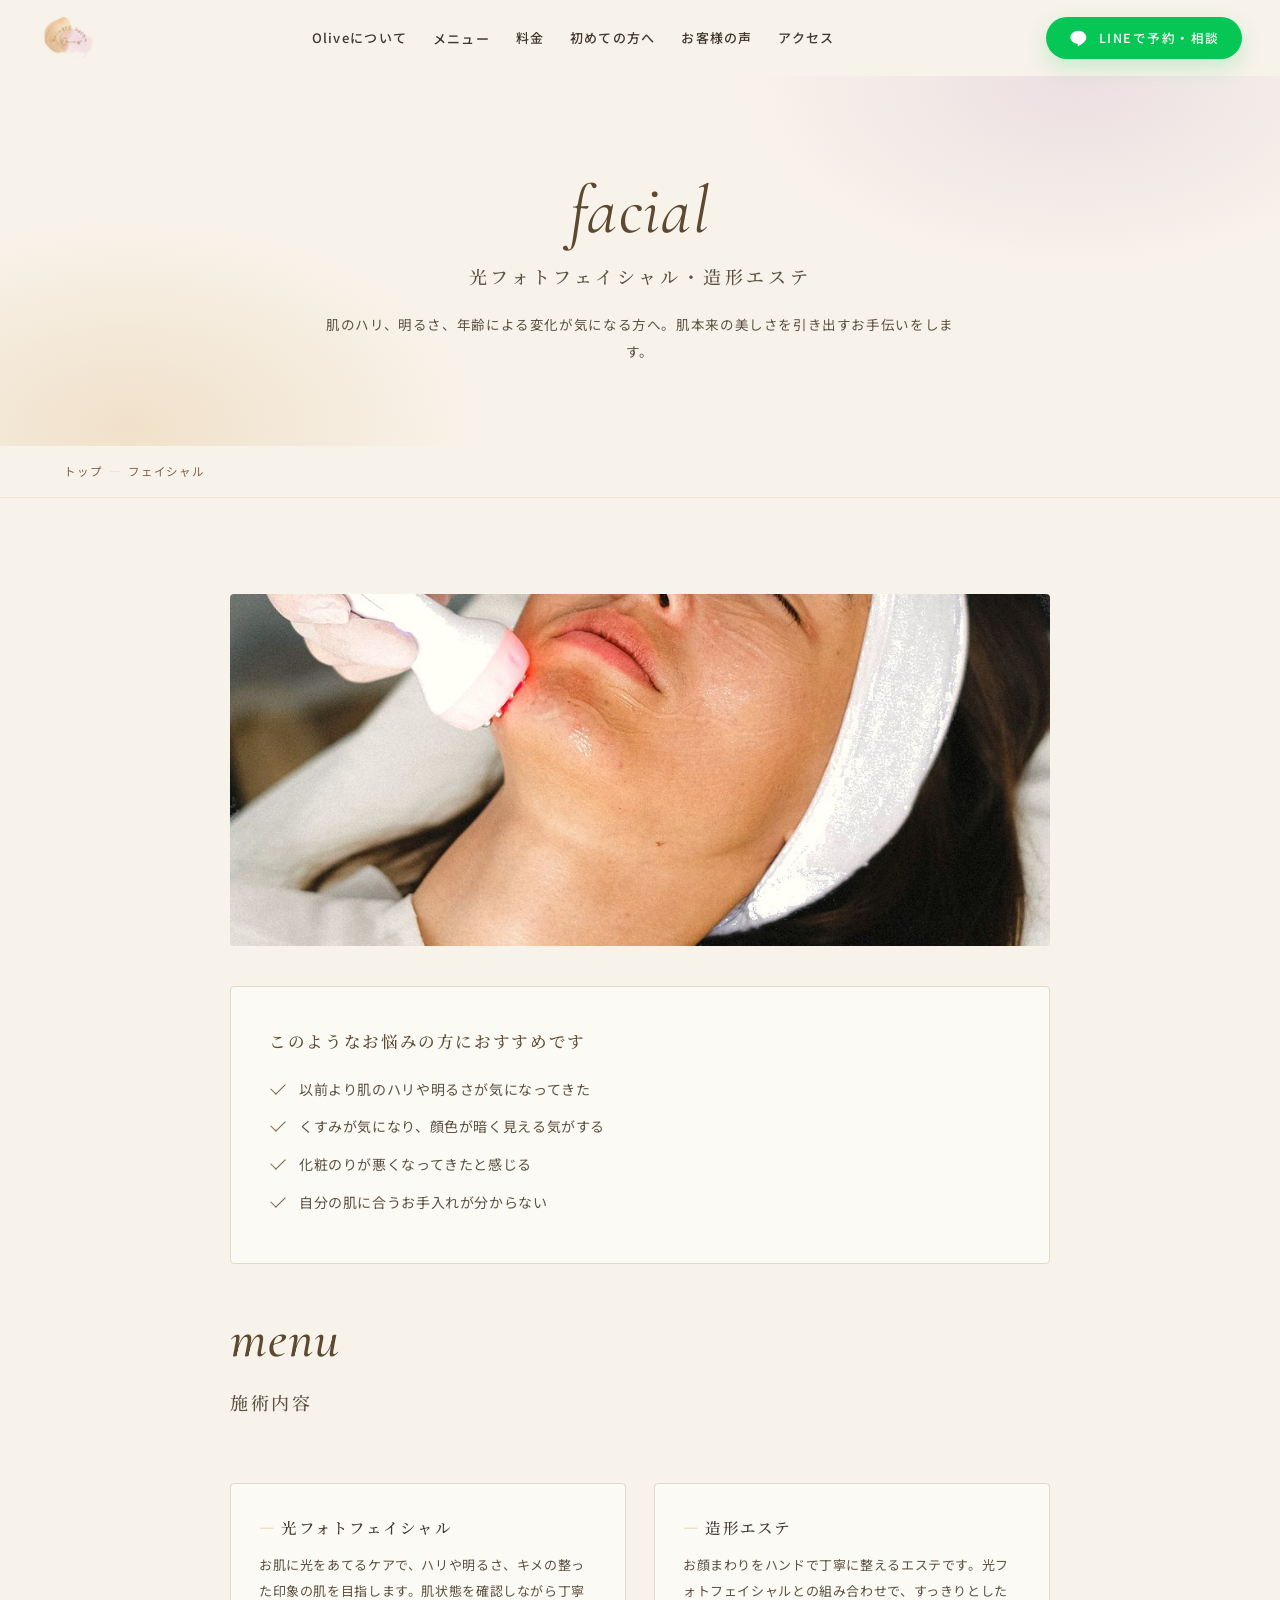
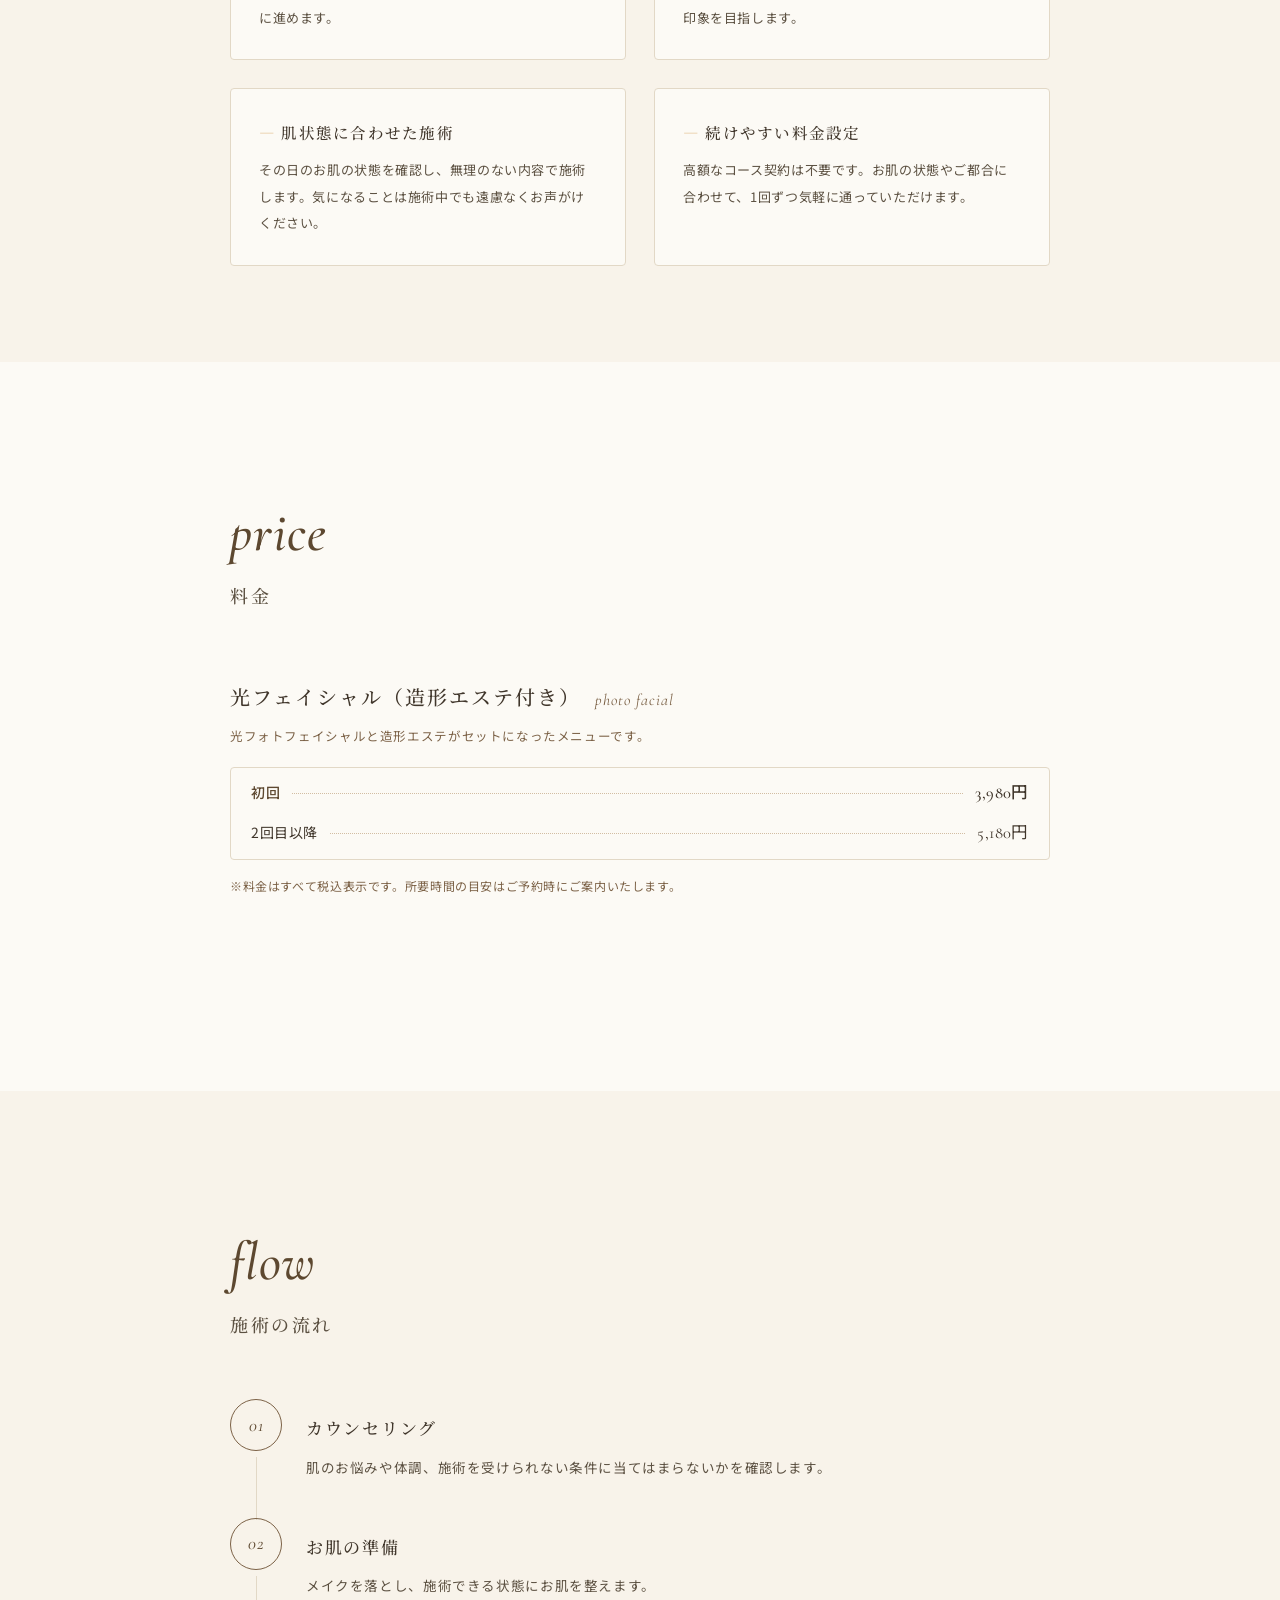
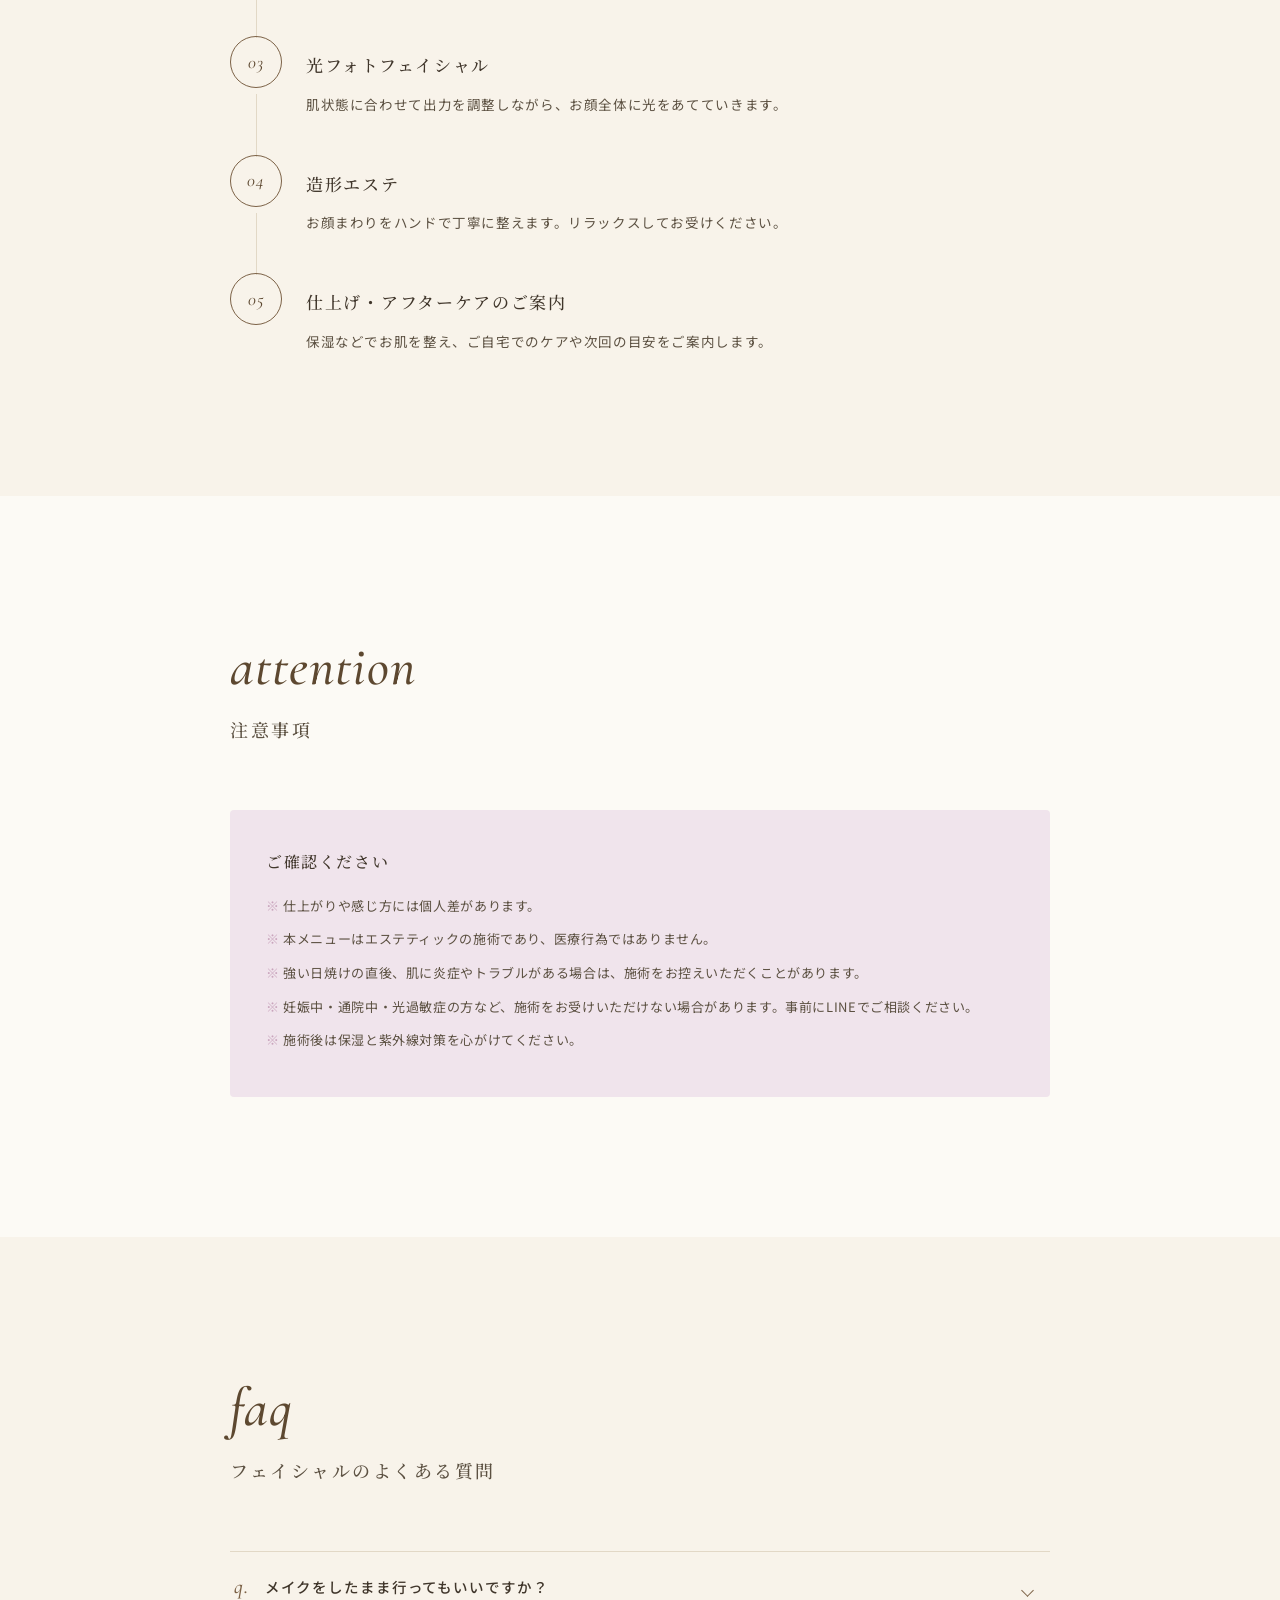
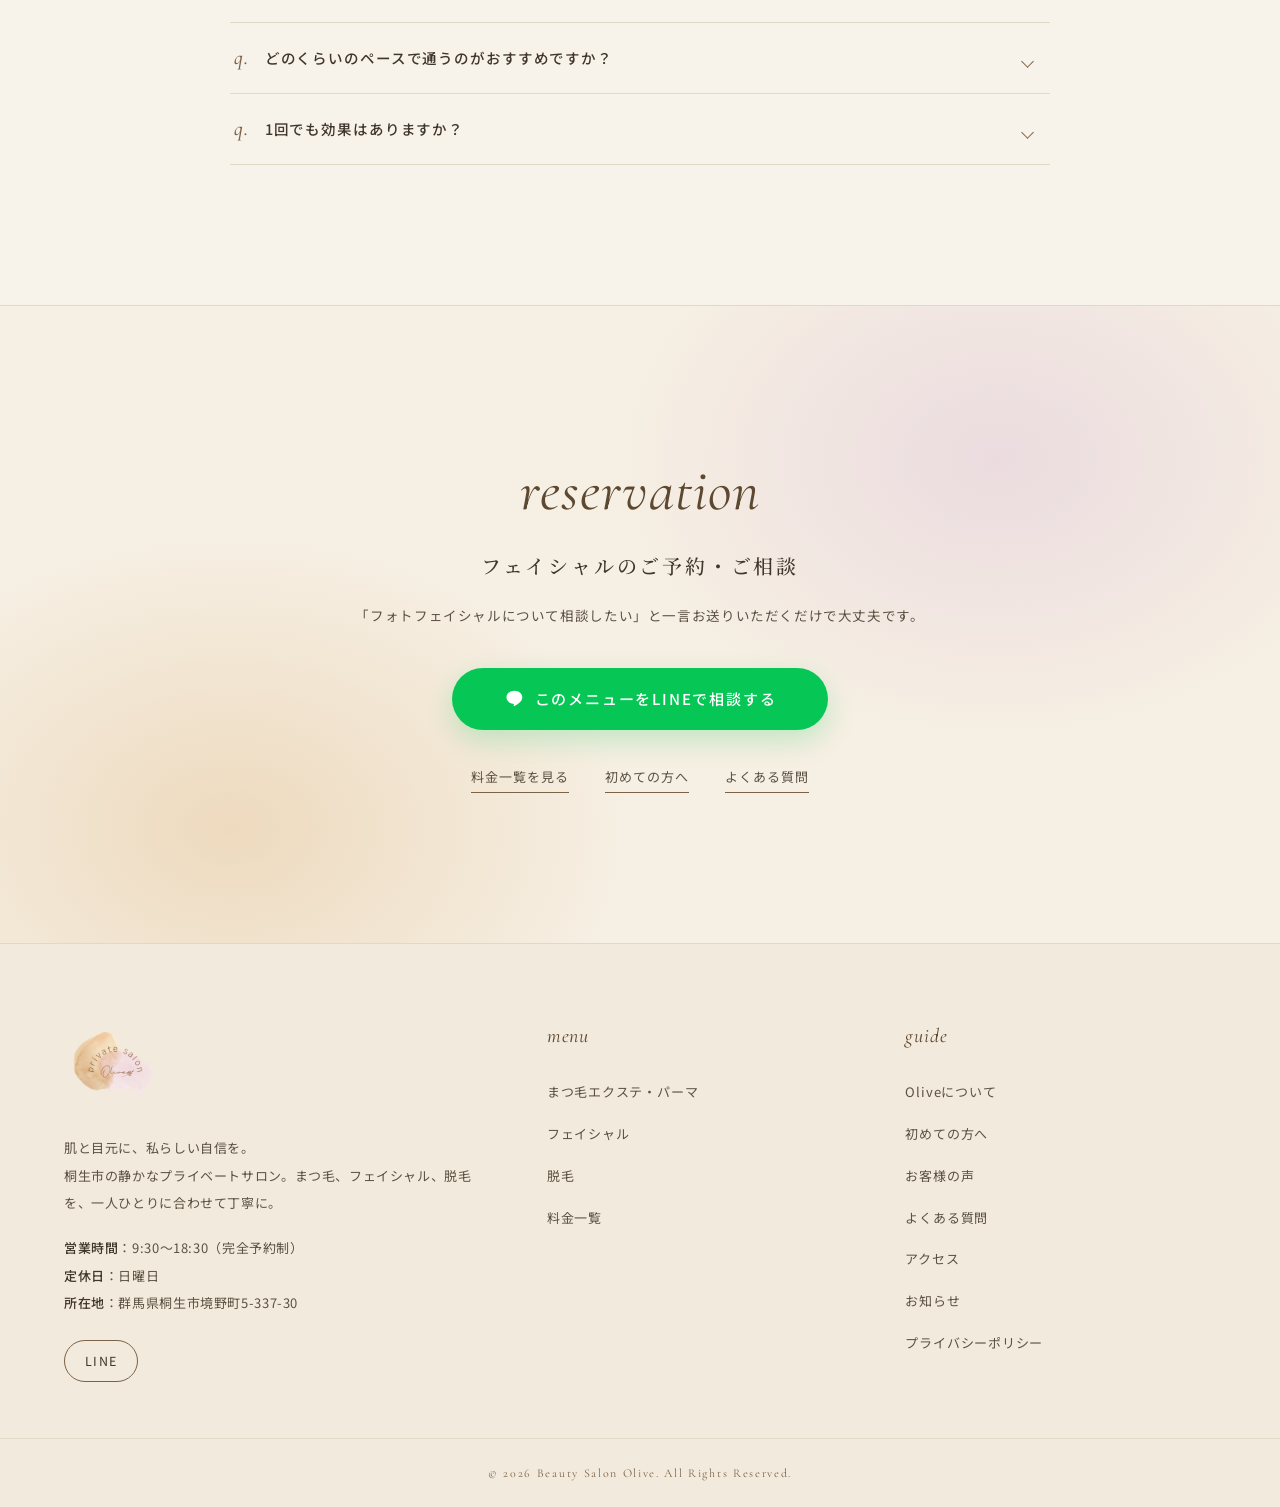
<file: facial.html>
<!DOCTYPE html>
<html lang="ja">
<head>
<meta charset="UTF-8">
<meta name="viewport" content="width=device-width, initial-scale=1.0">
<title>光フォトフェイシャル・造形エステ｜桐生市のプライベートサロン Olive</title>
<meta name="description" content="桐生市のプライベートサロンOliveのフェイシャルメニュー。光フォトフェイシャルと造形エステで、肌のハリ・明るさが気になる方をサポート。初回3,980円（税込）。料金・流れ・注意事項をご案内します。">
<link rel="icon" href="images/favicon.png">
<link rel="preconnect" href="https://fonts.googleapis.com">
<link rel="preconnect" href="https://fonts.gstatic.com" crossorigin>
<link href="https://fonts.googleapis.com/css2?family=Cormorant+Garamond:ital,wght@0,400;0,500;0,600;1,400;1,500&family=Noto+Sans+JP:wght@400;500;700&family=Noto+Serif+JP:wght@400;500;600&display=swap" rel="stylesheet">
<link rel="stylesheet" href="css/style.css?v=20260731">
</head>
<body>

<header class="header">
  <div class="header__inner">
    <a href="index.html" class="logo" aria-label="Beauty Salon Olive トップページ">
      
      <img class="logo__img" src="images/logo.png" alt="private salon Olive">
      
    </a>
    <nav class="gnav" aria-label="メインメニュー">
      <a class="gnav__link" href="about.html">Oliveについて</a>
      <div class="gnav__item--drop">
        <a class="gnav__link" href="index.html#services">メニュー</a>
        <div class="gnav__drop">
          <a href="eyelash.html">まつ毛エクステ・パーマ</a>
          <a href="facial.html">フェイシャル</a>
          <a href="hair-removal.html">脱毛</a>
        </div>
      </div>
      <a class="gnav__link" href="price.html">料金</a>
      <a class="gnav__link" href="first.html">初めての方へ</a>
      <a class="gnav__link" href="voice.html">お客様の声</a>
      <a class="gnav__link" href="access.html">アクセス</a>
    </nav>
    <div class="header__cta">
      <a class="btn btn--line" data-line href="#"><svg class="ico-line" viewBox="0 0 24 24" fill="currentColor" aria-hidden="true"><path d="M12 3C6.9 3 2.8 6.4 2.8 10.6c0 3.7 3.2 6.8 7.6 7.4.3.1.7.2.8.5.1.2.1.6 0 .8l-.1.8c0 .2-.2.9.8.5.9-.4 5.2-3.1 7.1-5.3 1.3-1.4 1.9-2.9 1.9-4.7C21 6.4 16.9 3 12 3z"/></svg>LINEで予約・相談</a>
    </div>
    <button class="menu-toggle" aria-label="メニューを開く" aria-expanded="false"><span></span><span></span><span></span></button>
  </div>
</header>

<div class="drawer">
  <ul class="drawer__list">
    <li><a href="index.html"><span class="drawer__en">Top</span>トップページ</a></li>
    <li><a href="about.html"><span class="drawer__en">About</span>Oliveについて</a></li>
    <li><a href="eyelash.html"><span class="drawer__en">Eyelash</span>まつ毛エクステ・パーマ</a></li>
    <li><a href="facial.html"><span class="drawer__en">Facial</span>フェイシャル</a></li>
    <li><a href="hair-removal.html"><span class="drawer__en">Hair Removal</span>脱毛</a></li>
    <li><a href="price.html"><span class="drawer__en">Price</span>料金一覧</a></li>
    <li><a href="first.html"><span class="drawer__en">First Visit</span>初めての方へ</a></li>
    <li><a href="voice.html"><span class="drawer__en">Voices</span>お客様の声</a></li>
    <li><a href="faq.html"><span class="drawer__en">FAQ</span>よくある質問</a></li>
    <li><a href="access.html"><span class="drawer__en">Access</span>アクセス</a></li>
    <li><a href="news.html"><span class="drawer__en">News</span>お知らせ</a></li>
  </ul>
  <div class="drawer__cta">
    <a class="btn btn--line btn--large" data-line href="#"><svg class="ico-line" viewBox="0 0 24 24" fill="currentColor" aria-hidden="true"><path d="M12 3C6.9 3 2.8 6.4 2.8 10.6c0 3.7 3.2 6.8 7.6 7.4.3.1.7.2.8.5.1.2.1.6 0 .8l-.1.8c0 .2-.2.9.8.5.9-.4 5.2-3.1 7.1-5.3 1.3-1.4 1.9-2.9 1.9-4.7C21 6.4 16.9 3 12 3z"/></svg>LINEで予約・相談する</a>
    <a class="btn btn--ghost" data-instagram href="#">Instagramを見る</a>
  </div>
</div>

<main>

<div class="page-hero">
  <span class="page-hero__en">Facial</span>
  <h1 class="page-hero__ttl">光フォトフェイシャル・造形エステ</h1>
  <p class="page-hero__lead">肌のハリ、明るさ、年齢による変化が気になる方へ。肌本来の美しさを引き出すお手伝いをします。</p>
</div>

<div class="breadcrumb">
  <div class="container">
    <ol>
      <li><a href="index.html">トップ</a></li>
      <li>フェイシャル</li>
    </ol>
  </div>
</div>

<section class="section--tight section">
  <div class="container container--narrow">
    <div class="menu-sec__img reveal"><img src="images/facial.jpg" alt="フェイシャルメニューのイメージ"></div>

    <div class="reco-box reveal">
      <h2 class="reco-box__ttl">このようなお悩みの方におすすめです</h2>
      <ul class="check-list">
        <li>以前より肌のハリや明るさが気になってきた</li>
        <li>くすみが気になり、顔色が暗く見える気がする</li>
        <li>化粧のりが悪くなってきたと感じる</li>
        <li>自分の肌に合うお手入れが分からない</li>
      </ul>
    </div>

    <div class="sec-head reveal">
      <span class="sec-en">Menu</span>
      <h2 class="sec-ttl">施術内容</h2>
    </div>
    <div class="feature-grid reveal">
      <div class="feature-item">
        <h3 class="feature-item__ttl">光フォトフェイシャル</h3>
        <p class="feature-item__txt">お肌に光をあてるケアで、ハリや明るさ、キメの整った印象の肌を目指します。肌状態を確認しながら丁寧に進めます。</p>
      </div>
      <div class="feature-item">
        <h3 class="feature-item__ttl">造形エステ</h3>
        <p class="feature-item__txt">お顔まわりをハンドで丁寧に整えるエステです。光フォトフェイシャルとの組み合わせで、すっきりとした印象を目指します。</p>
      </div>
      <div class="feature-item">
        <h3 class="feature-item__ttl">肌状態に合わせた施術</h3>
        <p class="feature-item__txt">その日のお肌の状態を確認し、無理のない内容で施術します。気になることは施術中でも遠慮なくお声がけください。</p>
      </div>
      <div class="feature-item">
        <h3 class="feature-item__ttl">続けやすい料金設定</h3>
        <p class="feature-item__txt">高額なコース契約は不要です。お肌の状態やご都合に合わせて、1回ずつ気軽に通っていただけます。</p>
      </div>
    </div>
  </div>
</section>

<section class="section bg-white">
  <div class="container container--narrow">
    <div class="sec-head reveal">
      <span class="sec-en">Price</span>
      <h2 class="sec-ttl">料金</h2>
    </div>
    <div class="price-block reveal">
      <h3 class="price-block__ttl">光フェイシャル（造形エステ付き）<small>Photo Facial</small></h3>
      <p class="price-block__note">光フォトフェイシャルと造形エステがセットになったメニューです。</p>
      <table class="price-table">
        <tbody>
          <tr><th class="em">初回</th><td class="price em">3,980円</td></tr>
          <tr><th>2回目以降</th><td class="price">5,180円</td></tr>
        </tbody>
      </table>
      <p class="tax-note">※料金はすべて税込表示です。所要時間の目安はご予約時にご案内いたします。</p>
    </div>
  </div>
</section>

<section class="section">
  <div class="container container--narrow">
    <div class="sec-head reveal">
      <span class="sec-en">Flow</span>
      <h2 class="sec-ttl">施術の流れ</h2>
    </div>
    <div class="flow reveal">
      <div class="flow-step">
        <h3 class="flow-step__ttl">カウンセリング</h3>
        <p class="flow-step__txt">肌のお悩みや体調、施術を受けられない条件に当てはまらないかを確認します。</p>
      </div>
      <div class="flow-step">
        <h3 class="flow-step__ttl">お肌の準備</h3>
        <p class="flow-step__txt">メイクを落とし、施術できる状態にお肌を整えます。</p>
      </div>
      <div class="flow-step">
        <h3 class="flow-step__ttl">光フォトフェイシャル</h3>
        <p class="flow-step__txt">肌状態に合わせて出力を調整しながら、お顔全体に光をあてていきます。</p>
      </div>
      <div class="flow-step">
        <h3 class="flow-step__ttl">造形エステ</h3>
        <p class="flow-step__txt">お顔まわりをハンドで丁寧に整えます。リラックスしてお受けください。</p>
      </div>
      <div class="flow-step">
        <h3 class="flow-step__ttl">仕上げ・アフターケアのご案内</h3>
        <p class="flow-step__txt">保湿などでお肌を整え、ご自宅でのケアや次回の目安をご案内します。</p>
      </div>
    </div>
  </div>
</section>

<section class="section bg-white">
  <div class="container container--narrow">
    <div class="sec-head reveal">
      <span class="sec-en">Attention</span>
      <h2 class="sec-ttl">注意事項</h2>
    </div>
    <div class="attention-box reveal">
      <h3 class="attention-box__ttl">ご確認ください</h3>
      <ul>
        <li>仕上がりや感じ方には個人差があります。</li>
        <li>本メニューはエステティックの施術であり、医療行為ではありません。</li>
        <li>強い日焼けの直後、肌に炎症やトラブルがある場合は、施術をお控えいただくことがあります。</li>
        <li>妊娠中・通院中・光過敏症の方など、施術をお受けいただけない場合があります。事前にLINEでご相談ください。</li>
        <li>施術後は保湿と紫外線対策を心がけてください。</li>
      </ul>
    </div>
  </div>
</section>

<section class="section">
  <div class="container container--narrow">
    <div class="sec-head reveal">
      <span class="sec-en">FAQ</span>
      <h2 class="sec-ttl">フェイシャルのよくある質問</h2>
    </div>
    <div class="faq-list reveal">
      <details class="faq-item">
        <summary>メイクをしたまま行ってもいいですか？</summary>
        <p class="faq-item__a">はい、大丈夫です。施術前にメイクを落としてお肌を整えてから行います。ご来店時のメイクについて詳しくは、ご予約時にご案内します。</p>
      </details>
      <details class="faq-item">
        <summary>どのくらいのペースで通うのがおすすめですか？</summary>
        <p class="faq-item__a">お肌の状態やご希望により異なりますが、3〜4週間に1回程度のペースで続けられる方が多いです。カウンセリングで目安をご案内します。</p>
      </details>
      <details class="faq-item">
        <summary>1回でも効果はありますか？</summary>
        <p class="faq-item__a">感じ方には個人差がありますが、お肌の調子を整えるケアとして、続けていただくことをおすすめしています。まずは初回価格でお試しください。</p>
      </details>
    </div>
  </div>
</section>

<section class="cta-band">
  <div class="container">
    <span class="cta-band__en">Reservation</span>
    <h2 class="cta-band__ttl">フェイシャルのご予約・ご相談</h2>
    <p class="cta-band__txt">「フォトフェイシャルについて相談したい」と一言お送りいただくだけで大丈夫です。</p>
    <a class="btn btn--line btn--large" data-line href="#"><svg class="ico-line" viewBox="0 0 24 24" fill="currentColor" aria-hidden="true"><path d="M12 3C6.9 3 2.8 6.4 2.8 10.6c0 3.7 3.2 6.8 7.6 7.4.3.1.7.2.8.5.1.2.1.6 0 .8l-.1.8c0 .2-.2.9.8.5.9-.4 5.2-3.1 7.1-5.3 1.3-1.4 1.9-2.9 1.9-4.7C21 6.4 16.9 3 12 3z"/></svg>このメニューをLINEで相談する</a>
    <div class="cta-band__links">
      <a href="price.html">料金一覧を見る</a>
      <a href="first.html">初めての方へ</a>
      <a href="faq.html">よくある質問</a>
    </div>
  </div>
</section>

</main>

<footer class="footer">
  <div class="container">
    <div class="footer__grid">
      <div class="footer__brand">
        <a href="index.html" class="logo" aria-label="Beauty Salon Olive トップページ">
          
          <img class="logo__img" src="images/logo.png" alt="private salon Olive">
          
        </a>
        <p class="footer__concept">肌と目元に、私らしい自信を。<br>桐生市の静かなプライベートサロン。まつ毛、フェイシャル、脱毛を、一人ひとりに合わせて丁寧に。</p>
        <p class="footer__info"><strong>営業時間</strong>：9:30〜18:30（完全予約制）<br><strong>定休日</strong>：日曜日<br><strong>所在地</strong>：群馬県桐生市境野町5-337-30</p>
        <div class="footer__sns">
          <a data-line href="#">LINE</a>
          <a data-instagram href="#">Instagram</a>
        </div>
      </div>
      <div>
        <p class="footer__ttl">Menu</p>
        <ul class="footer__links">
          <li><a href="eyelash.html">まつ毛エクステ・パーマ</a></li>
          <li><a href="facial.html">フェイシャル</a></li>
          <li><a href="hair-removal.html">脱毛</a></li>
          <li><a href="price.html">料金一覧</a></li>
        </ul>
      </div>
      <div>
        <p class="footer__ttl">Guide</p>
        <ul class="footer__links">
          <li><a href="about.html">Oliveについて</a></li>
          <li><a href="first.html">初めての方へ</a></li>
          <li><a href="voice.html">お客様の声</a></li>
          <li><a href="faq.html">よくある質問</a></li>
          <li><a href="access.html">アクセス</a></li>
          <li><a href="news.html">お知らせ</a></li>
          <li><a href="privacy.html">プライバシーポリシー</a></li>
        </ul>
      </div>
    </div>
  </div>
  <div class="footer__bottom">© <span data-year>2026</span> Beauty Salon Olive. All Rights Reserved.</div>
</footer>

<div class="sp-fixed">
  <button class="sp-fixed__menu" type="button"><svg width="18" height="18" viewBox="0 0 24 24" fill="none" stroke="currentColor" stroke-width="2" stroke-linecap="round" aria-hidden="true"><path d="M4 7h16M4 12h16M4 17h16"/></svg>メニュー</button>
  <a class="sp-fixed__line" data-line href="#"><svg class="ico-line" viewBox="0 0 24 24" fill="currentColor" aria-hidden="true"><path d="M12 3C6.9 3 2.8 6.4 2.8 10.6c0 3.7 3.2 6.8 7.6 7.4.3.1.7.2.8.5.1.2.1.6 0 .8l-.1.8c0 .2-.2.9.8.5.9-.4 5.2-3.1 7.1-5.3 1.3-1.4 1.9-2.9 1.9-4.7C21 6.4 16.9 3 12 3z"/></svg>LINEで予約・相談</a>
</div>

<script src="js/config.js?v=20260731"></script>
<script src="js/main.js?v=20260731"></script>
</body>
</html>
</file>
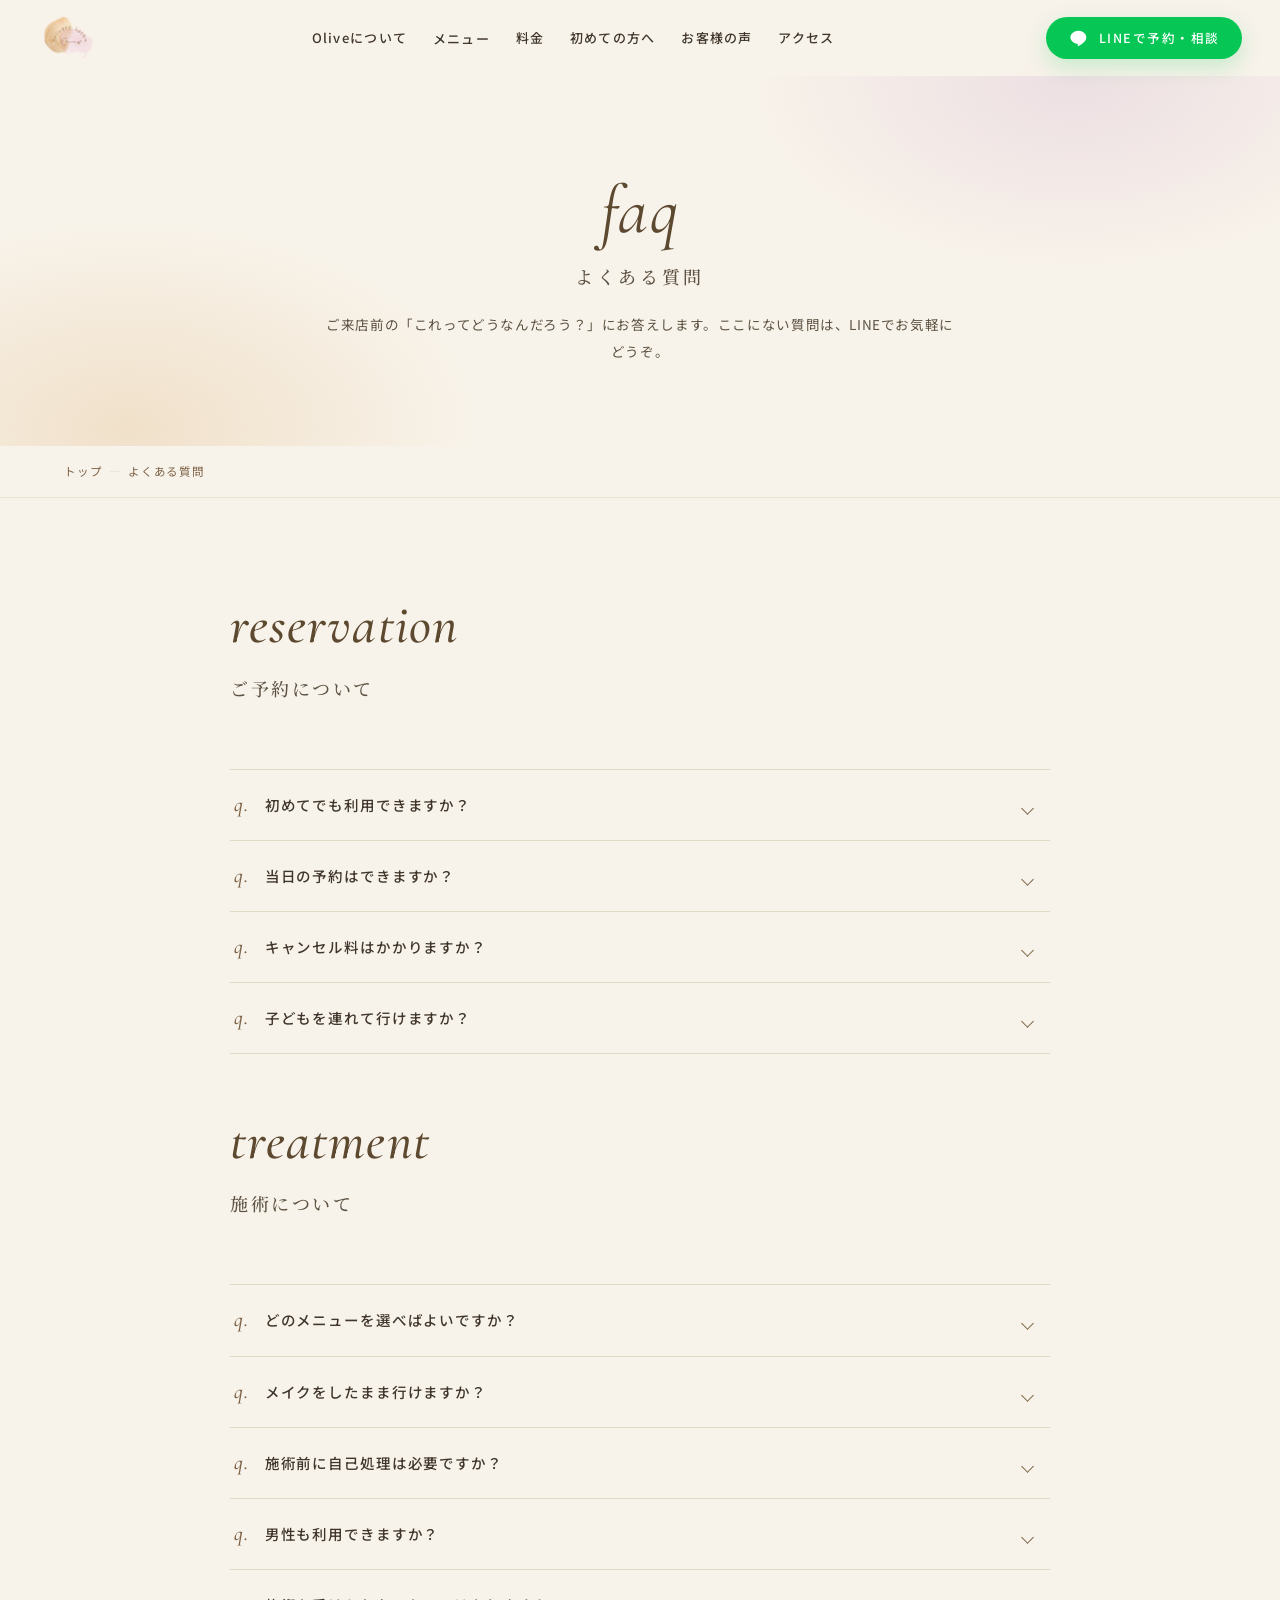
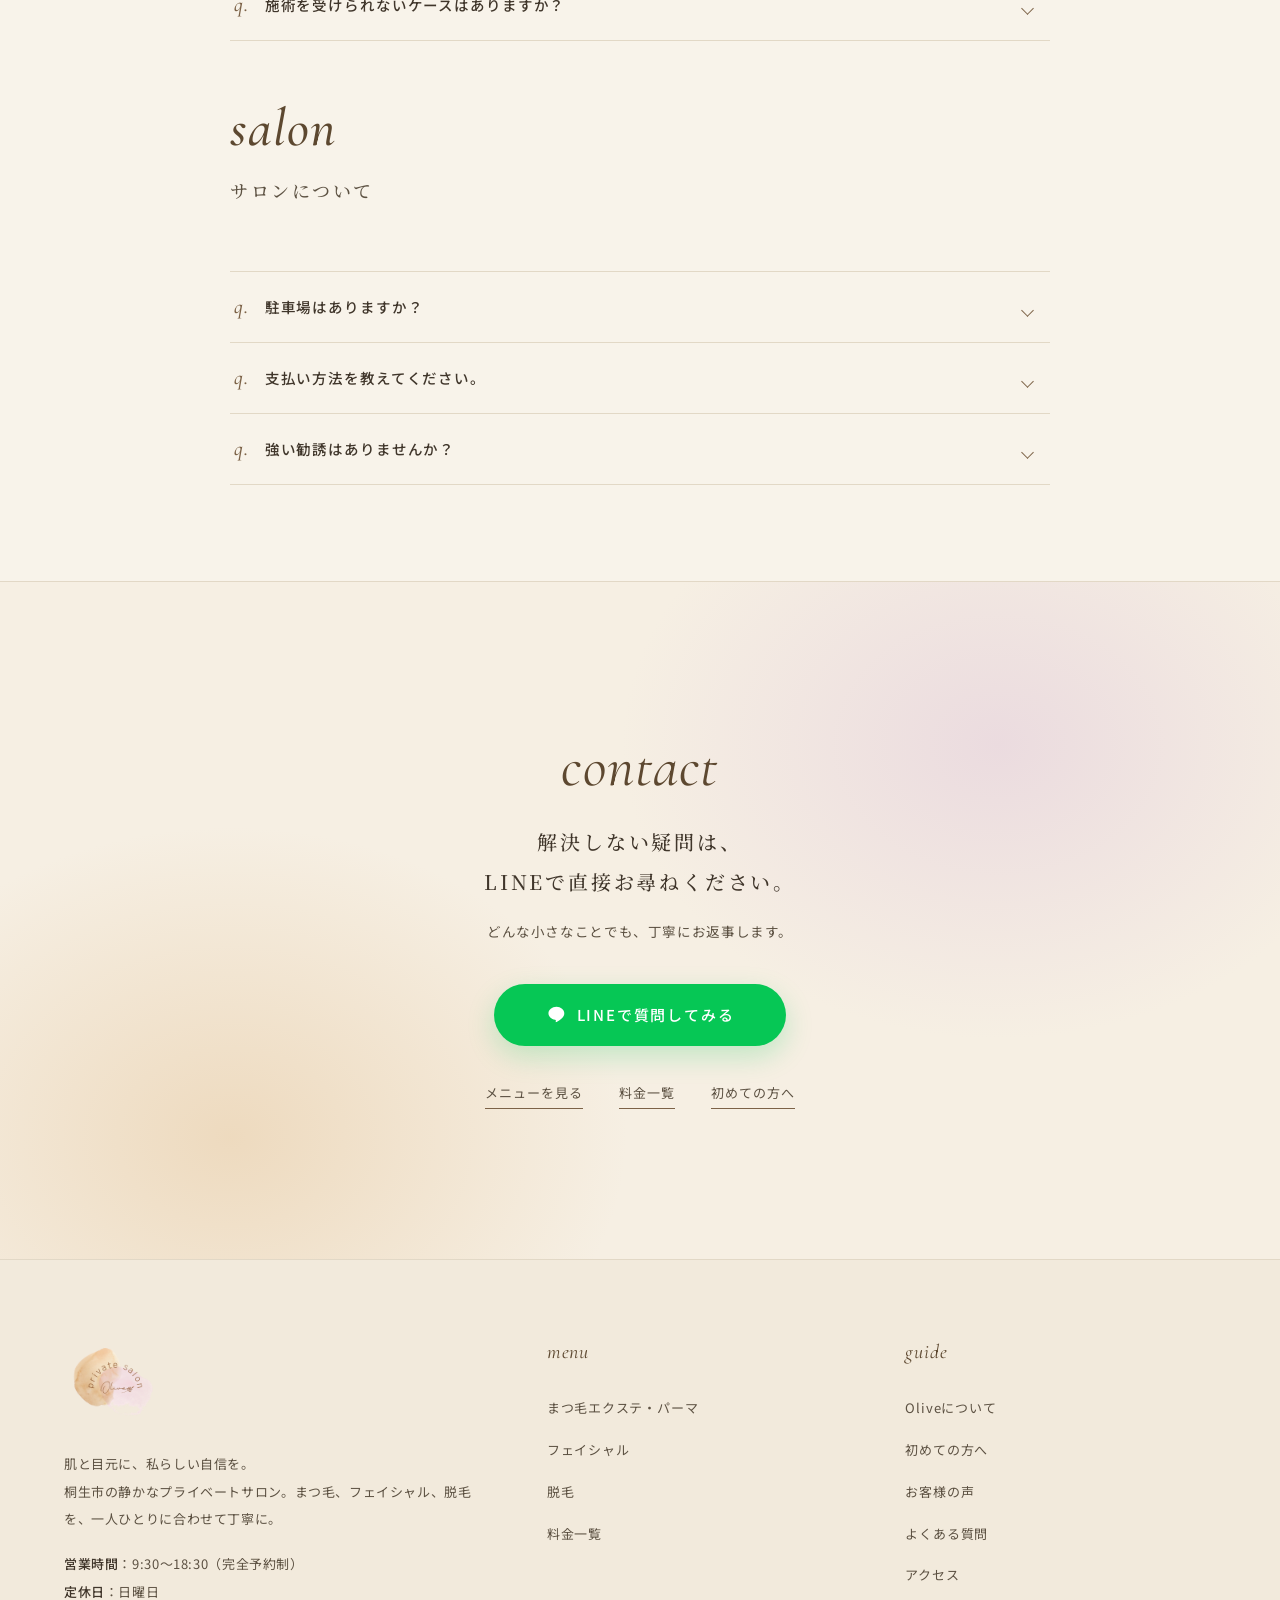
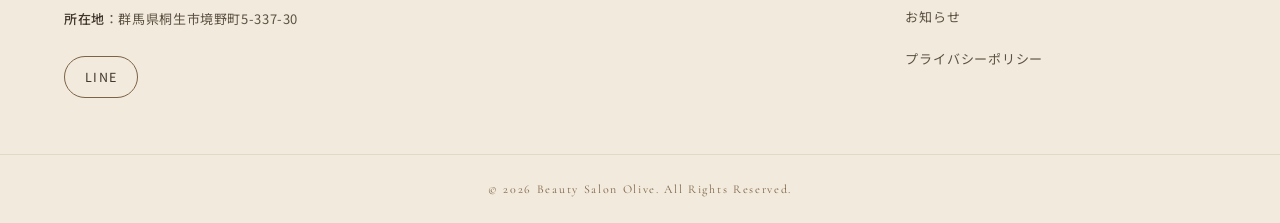
<file: faq.html>
<!DOCTYPE html>
<html lang="ja">
<head>
<meta charset="UTF-8">
<meta name="viewport" content="width=device-width, initial-scale=1.0">
<title>よくある質問｜桐生市のプライベートサロン Olive</title>
<meta name="description" content="Oliveへよく寄せられるご質問をまとめました。予約方法、キャンセル、駐車場、支払い方法、男性のご利用、勧誘の有無など、ご来店前の不安にお答えします。">
<link rel="icon" href="images/favicon.png">
<link rel="preconnect" href="https://fonts.googleapis.com">
<link rel="preconnect" href="https://fonts.gstatic.com" crossorigin>
<link href="https://fonts.googleapis.com/css2?family=Cormorant+Garamond:ital,wght@0,400;0,500;0,600;1,400;1,500&family=Noto+Sans+JP:wght@400;500;700&family=Noto+Serif+JP:wght@400;500;600&display=swap" rel="stylesheet">
<link rel="stylesheet" href="css/style.css?v=20260731">
</head>
<body>

<header class="header">
  <div class="header__inner">
    <a href="index.html" class="logo" aria-label="Beauty Salon Olive トップページ">
      
      <img class="logo__img" src="images/logo.png" alt="private salon Olive">
      
    </a>
    <nav class="gnav" aria-label="メインメニュー">
      <a class="gnav__link" href="about.html">Oliveについて</a>
      <div class="gnav__item--drop">
        <a class="gnav__link" href="index.html#services">メニュー</a>
        <div class="gnav__drop">
          <a href="eyelash.html">まつ毛エクステ・パーマ</a>
          <a href="facial.html">フェイシャル</a>
          <a href="hair-removal.html">脱毛</a>
        </div>
      </div>
      <a class="gnav__link" href="price.html">料金</a>
      <a class="gnav__link" href="first.html">初めての方へ</a>
      <a class="gnav__link" href="voice.html">お客様の声</a>
      <a class="gnav__link" href="access.html">アクセス</a>
    </nav>
    <div class="header__cta">
      <a class="btn btn--line" data-line href="#"><svg class="ico-line" viewBox="0 0 24 24" fill="currentColor" aria-hidden="true"><path d="M12 3C6.9 3 2.8 6.4 2.8 10.6c0 3.7 3.2 6.8 7.6 7.4.3.1.7.2.8.5.1.2.1.6 0 .8l-.1.8c0 .2-.2.9.8.5.9-.4 5.2-3.1 7.1-5.3 1.3-1.4 1.9-2.9 1.9-4.7C21 6.4 16.9 3 12 3z"/></svg>LINEで予約・相談</a>
    </div>
    <button class="menu-toggle" aria-label="メニューを開く" aria-expanded="false"><span></span><span></span><span></span></button>
  </div>
</header>

<div class="drawer">
  <ul class="drawer__list">
    <li><a href="index.html"><span class="drawer__en">Top</span>トップページ</a></li>
    <li><a href="about.html"><span class="drawer__en">About</span>Oliveについて</a></li>
    <li><a href="eyelash.html"><span class="drawer__en">Eyelash</span>まつ毛エクステ・パーマ</a></li>
    <li><a href="facial.html"><span class="drawer__en">Facial</span>フェイシャル</a></li>
    <li><a href="hair-removal.html"><span class="drawer__en">Hair Removal</span>脱毛</a></li>
    <li><a href="price.html"><span class="drawer__en">Price</span>料金一覧</a></li>
    <li><a href="first.html"><span class="drawer__en">First Visit</span>初めての方へ</a></li>
    <li><a href="voice.html"><span class="drawer__en">Voices</span>お客様の声</a></li>
    <li><a href="faq.html"><span class="drawer__en">FAQ</span>よくある質問</a></li>
    <li><a href="access.html"><span class="drawer__en">Access</span>アクセス</a></li>
    <li><a href="news.html"><span class="drawer__en">News</span>お知らせ</a></li>
  </ul>
  <div class="drawer__cta">
    <a class="btn btn--line btn--large" data-line href="#"><svg class="ico-line" viewBox="0 0 24 24" fill="currentColor" aria-hidden="true"><path d="M12 3C6.9 3 2.8 6.4 2.8 10.6c0 3.7 3.2 6.8 7.6 7.4.3.1.7.2.8.5.1.2.1.6 0 .8l-.1.8c0 .2-.2.9.8.5.9-.4 5.2-3.1 7.1-5.3 1.3-1.4 1.9-2.9 1.9-4.7C21 6.4 16.9 3 12 3z"/></svg>LINEで予約・相談する</a>
    <a class="btn btn--ghost" data-instagram href="#">Instagramを見る</a>
  </div>
</div>

<main>

<div class="page-hero">
  <span class="page-hero__en">FAQ</span>
  <h1 class="page-hero__ttl">よくある質問</h1>
  <p class="page-hero__lead">ご来店前の「これってどうなんだろう？」にお答えします。ここにない質問は、LINEでお気軽にどうぞ。</p>
</div>

<div class="breadcrumb">
  <div class="container">
    <ol>
      <li><a href="index.html">トップ</a></li>
      <li>よくある質問</li>
    </ol>
  </div>
</div>

<section class="section--tight section">
  <div class="container container--narrow">

    <div class="sec-head reveal">
      <span class="sec-en">Reservation</span>
      <h2 class="sec-ttl">ご予約について</h2>
    </div>
    <div class="faq-list reveal" style="margin-bottom:56px;">
      <details class="faq-item">
        <summary>初めてでも利用できますか？</summary>
        <p class="faq-item__a">もちろんです。初めての方には、カウンセリングで流れやメニューを丁寧にご説明します。ご不安な点はLINEで事前にご相談いただけます。</p>
      </details>
      <details class="faq-item">
        <summary>当日の予約はできますか？</summary>
        <p class="faq-item__a">空きがあれば当日のご予約も可能です。LINEで「本日空いていますか？」とお送りください。空き状況をお返事いたします。</p>
      </details>
      <details class="faq-item">
        <summary>キャンセル料はかかりますか？</summary>
        <p class="faq-item__a">ご都合が悪くなった場合は、できるだけ前日までにLINEでご連絡ください。キャンセルの詳しい取り扱いについては、ご予約時にご案内いたします。</p>
      </details>
      <details class="faq-item">
        <summary>子どもを連れて行けますか？</summary>
        <p class="faq-item__a">プライベートサロンのため、時間帯によりご対応できる場合があります。お子様の年齢とご希望日時を添えて、事前にLINEでご相談ください。</p>
      </details>
    </div>

    <div class="sec-head reveal">
      <span class="sec-en">Treatment</span>
      <h2 class="sec-ttl">施術について</h2>
    </div>
    <div class="faq-list reveal" style="margin-bottom:56px;">
      <details class="faq-item">
        <summary>どのメニューを選べばよいですか？</summary>
        <p class="faq-item__a">お悩みやご希望を伺ったうえで、こちらからご提案いたします。「メニュー未定」のままLINEでご相談いただいて大丈夫です。</p>
      </details>
      <details class="faq-item">
        <summary>メイクをしたまま行けますか？</summary>
        <p class="faq-item__a">フェイシャルはメイクの上からご来店いただけます（施術前にオフします）。まつ毛メニューの場合は、アイメイクを控えめにしてお越しいただくとスムーズです。</p>
      </details>
      <details class="faq-item">
        <summary>施術前に自己処理は必要ですか？</summary>
        <p class="faq-item__a">脱毛をご利用の場合は、前日までに脱毛部位のシェービングをお願いしています。まつ毛・フェイシャルは特別な準備は不要です。</p>
      </details>
      <details class="faq-item">
        <summary>男性も利用できますか？</summary>
        <p class="faq-item__a">メンズひげ脱毛・セルフ脱毛は男性の方にもご利用いただけます。プライベートサロンのため、人目を気にせずご来店いただけます。</p>
      </details>
      <details class="faq-item">
        <summary>施術を受けられないケースはありますか？</summary>
        <p class="faq-item__a">お肌や目元に炎症・トラブルがある場合、強い日焼けの直後、妊娠中・通院中の方などは、施術をお控えいただくことがあります。当てはまるかもしれない方は、ご予約前にLINEでご相談ください。</p>
      </details>
    </div>

    <div class="sec-head reveal">
      <span class="sec-en">Salon</span>
      <h2 class="sec-ttl">サロンについて</h2>
    </div>
    <div class="faq-list reveal">
      <details class="faq-item">
        <summary>駐車場はありますか？</summary>
        <p class="faq-item__a">はい、駐車場をご用意しています。場所が分かりにくい場合は、LINEでお気軽にお尋ねください。</p>
      </details>
      <details class="faq-item">
        <summary>支払い方法を教えてください。</summary>
        <p class="faq-item__a">ご利用いただける支払い方法は、ご予約時にご案内いたします。ご希望の決済方法がある場合は、事前にLINEでご確認ください。</p>
      </details>
      <details class="faq-item">
        <summary>強い勧誘はありませんか？</summary>
        <p class="faq-item__a">高額なコース契約のお勧めや強引な勧誘は一切行っておりません。必要な施術だけを、必要なタイミングでご案内します。安心してご来店ください。</p>
      </details>
    </div>
  </div>
</section>

<section class="cta-band">
  <div class="container">
    <span class="cta-band__en">Contact</span>
    <h2 class="cta-band__ttl">解決しない疑問は、<br>LINEで直接お尋ねください。</h2>
    <p class="cta-band__txt">どんな小さなことでも、丁寧にお返事します。</p>
    <a class="btn btn--line btn--large" data-line href="#"><svg class="ico-line" viewBox="0 0 24 24" fill="currentColor" aria-hidden="true"><path d="M12 3C6.9 3 2.8 6.4 2.8 10.6c0 3.7 3.2 6.8 7.6 7.4.3.1.7.2.8.5.1.2.1.6 0 .8l-.1.8c0 .2-.2.9.8.5.9-.4 5.2-3.1 7.1-5.3 1.3-1.4 1.9-2.9 1.9-4.7C21 6.4 16.9 3 12 3z"/></svg>LINEで質問してみる</a>
    <div class="cta-band__links">
      <a href="index.html#services">メニューを見る</a>
      <a href="price.html">料金一覧</a>
      <a href="first.html">初めての方へ</a>
    </div>
  </div>
</section>

</main>

<footer class="footer">
  <div class="container">
    <div class="footer__grid">
      <div class="footer__brand">
        <a href="index.html" class="logo" aria-label="Beauty Salon Olive トップページ">
          
          <img class="logo__img" src="images/logo.png" alt="private salon Olive">
          
        </a>
        <p class="footer__concept">肌と目元に、私らしい自信を。<br>桐生市の静かなプライベートサロン。まつ毛、フェイシャル、脱毛を、一人ひとりに合わせて丁寧に。</p>
        <p class="footer__info"><strong>営業時間</strong>：9:30〜18:30（完全予約制）<br><strong>定休日</strong>：日曜日<br><strong>所在地</strong>：群馬県桐生市境野町5-337-30</p>
        <div class="footer__sns">
          <a data-line href="#">LINE</a>
          <a data-instagram href="#">Instagram</a>
        </div>
      </div>
      <div>
        <p class="footer__ttl">Menu</p>
        <ul class="footer__links">
          <li><a href="eyelash.html">まつ毛エクステ・パーマ</a></li>
          <li><a href="facial.html">フェイシャル</a></li>
          <li><a href="hair-removal.html">脱毛</a></li>
          <li><a href="price.html">料金一覧</a></li>
        </ul>
      </div>
      <div>
        <p class="footer__ttl">Guide</p>
        <ul class="footer__links">
          <li><a href="about.html">Oliveについて</a></li>
          <li><a href="first.html">初めての方へ</a></li>
          <li><a href="voice.html">お客様の声</a></li>
          <li><a href="faq.html">よくある質問</a></li>
          <li><a href="access.html">アクセス</a></li>
          <li><a href="news.html">お知らせ</a></li>
          <li><a href="privacy.html">プライバシーポリシー</a></li>
        </ul>
      </div>
    </div>
  </div>
  <div class="footer__bottom">© <span data-year>2026</span> Beauty Salon Olive. All Rights Reserved.</div>
</footer>

<div class="sp-fixed">
  <button class="sp-fixed__menu" type="button"><svg width="18" height="18" viewBox="0 0 24 24" fill="none" stroke="currentColor" stroke-width="2" stroke-linecap="round" aria-hidden="true"><path d="M4 7h16M4 12h16M4 17h16"/></svg>メニュー</button>
  <a class="sp-fixed__line" data-line href="#"><svg class="ico-line" viewBox="0 0 24 24" fill="currentColor" aria-hidden="true"><path d="M12 3C6.9 3 2.8 6.4 2.8 10.6c0 3.7 3.2 6.8 7.6 7.4.3.1.7.2.8.5.1.2.1.6 0 .8l-.1.8c0 .2-.2.9.8.5.9-.4 5.2-3.1 7.1-5.3 1.3-1.4 1.9-2.9 1.9-4.7C21 6.4 16.9 3 12 3z"/></svg>LINEで予約・相談</a>
</div>

<script src="js/config.js?v=20260731"></script>
<script src="js/main.js?v=20260731"></script>
</body>
</html>
</file>
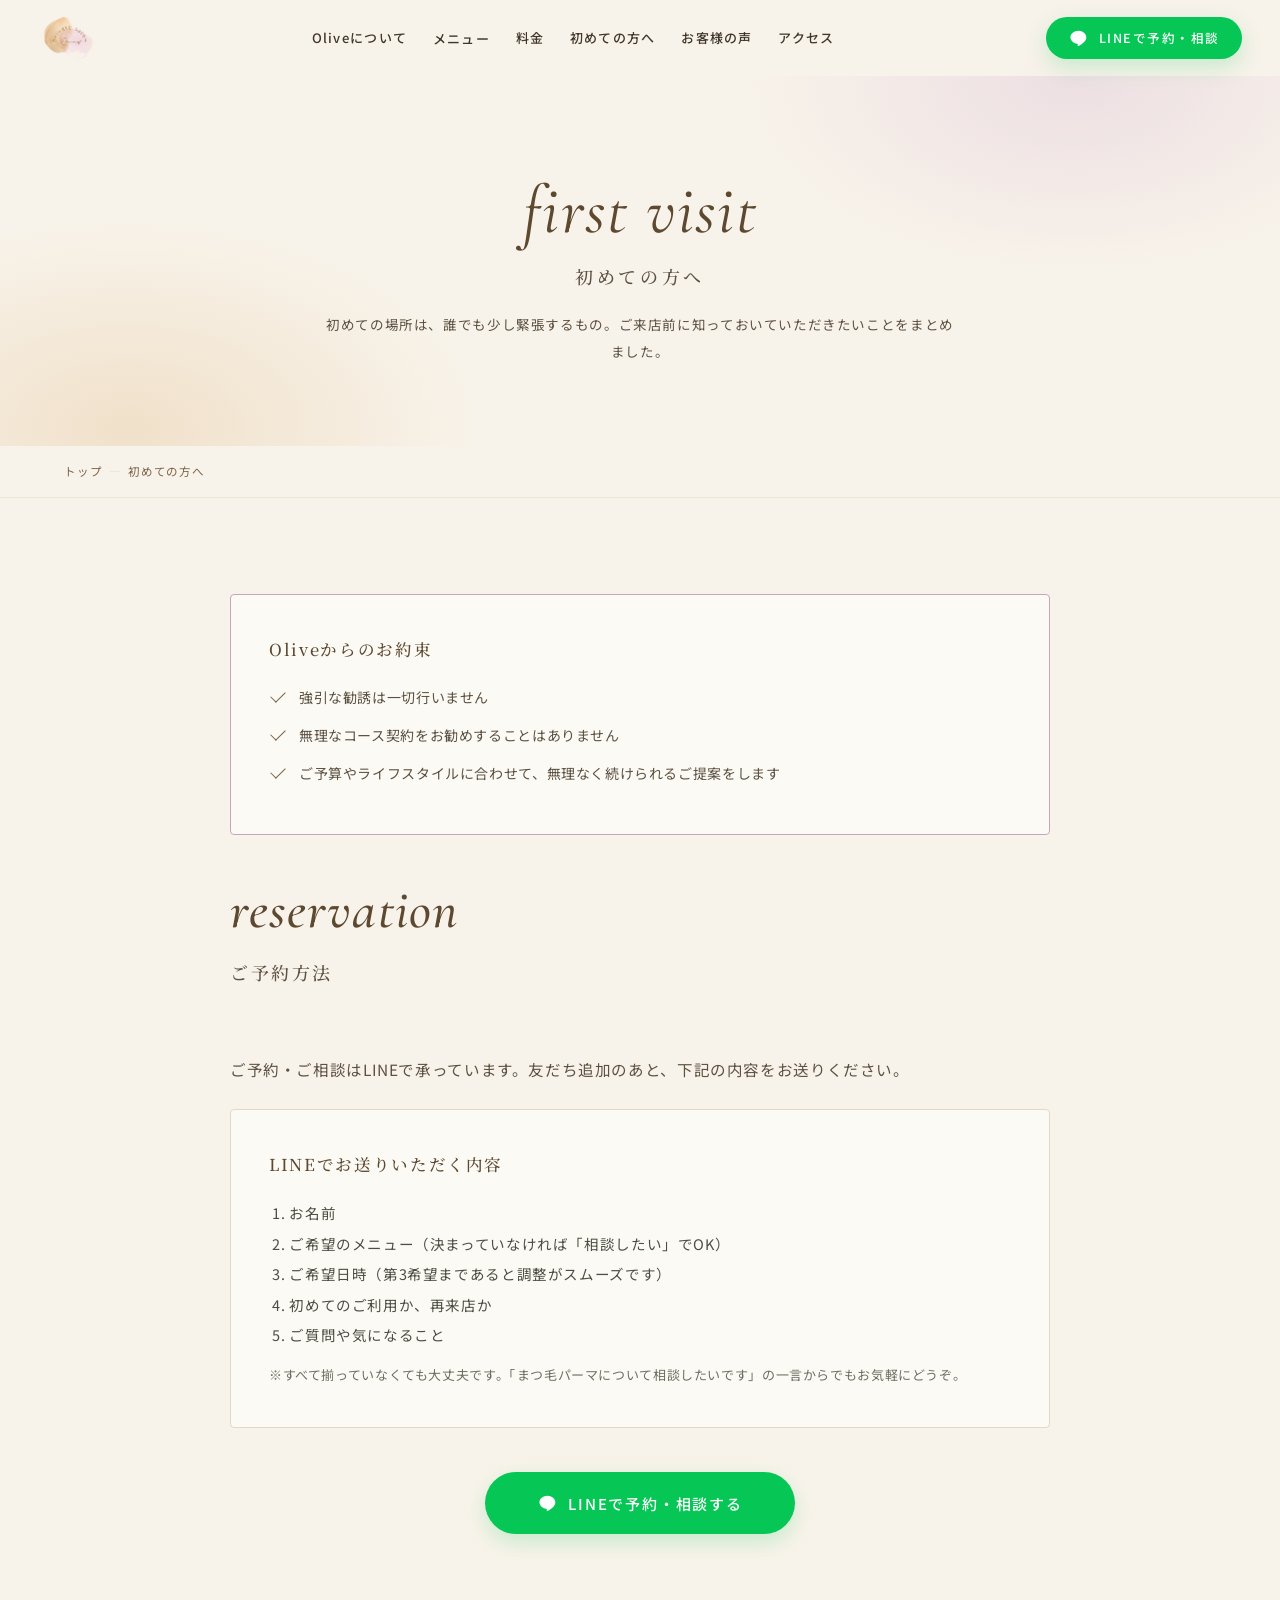
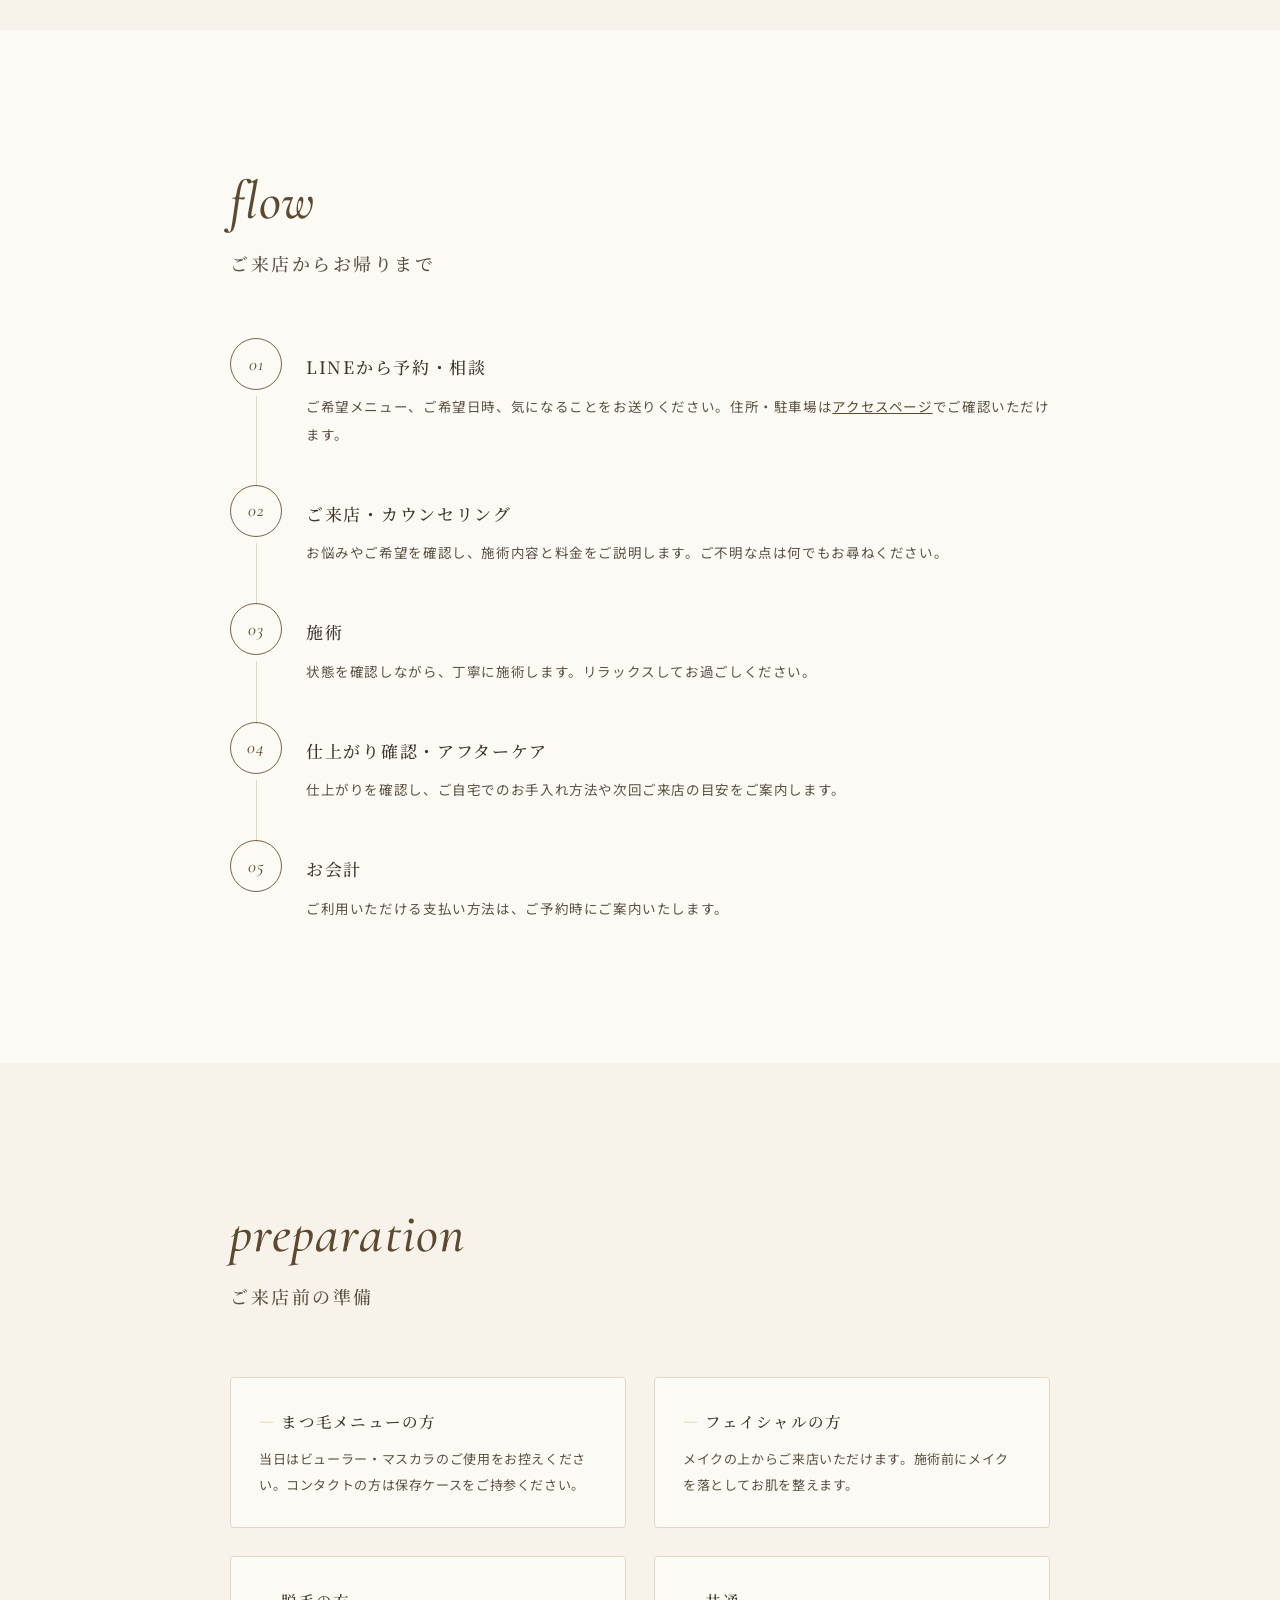
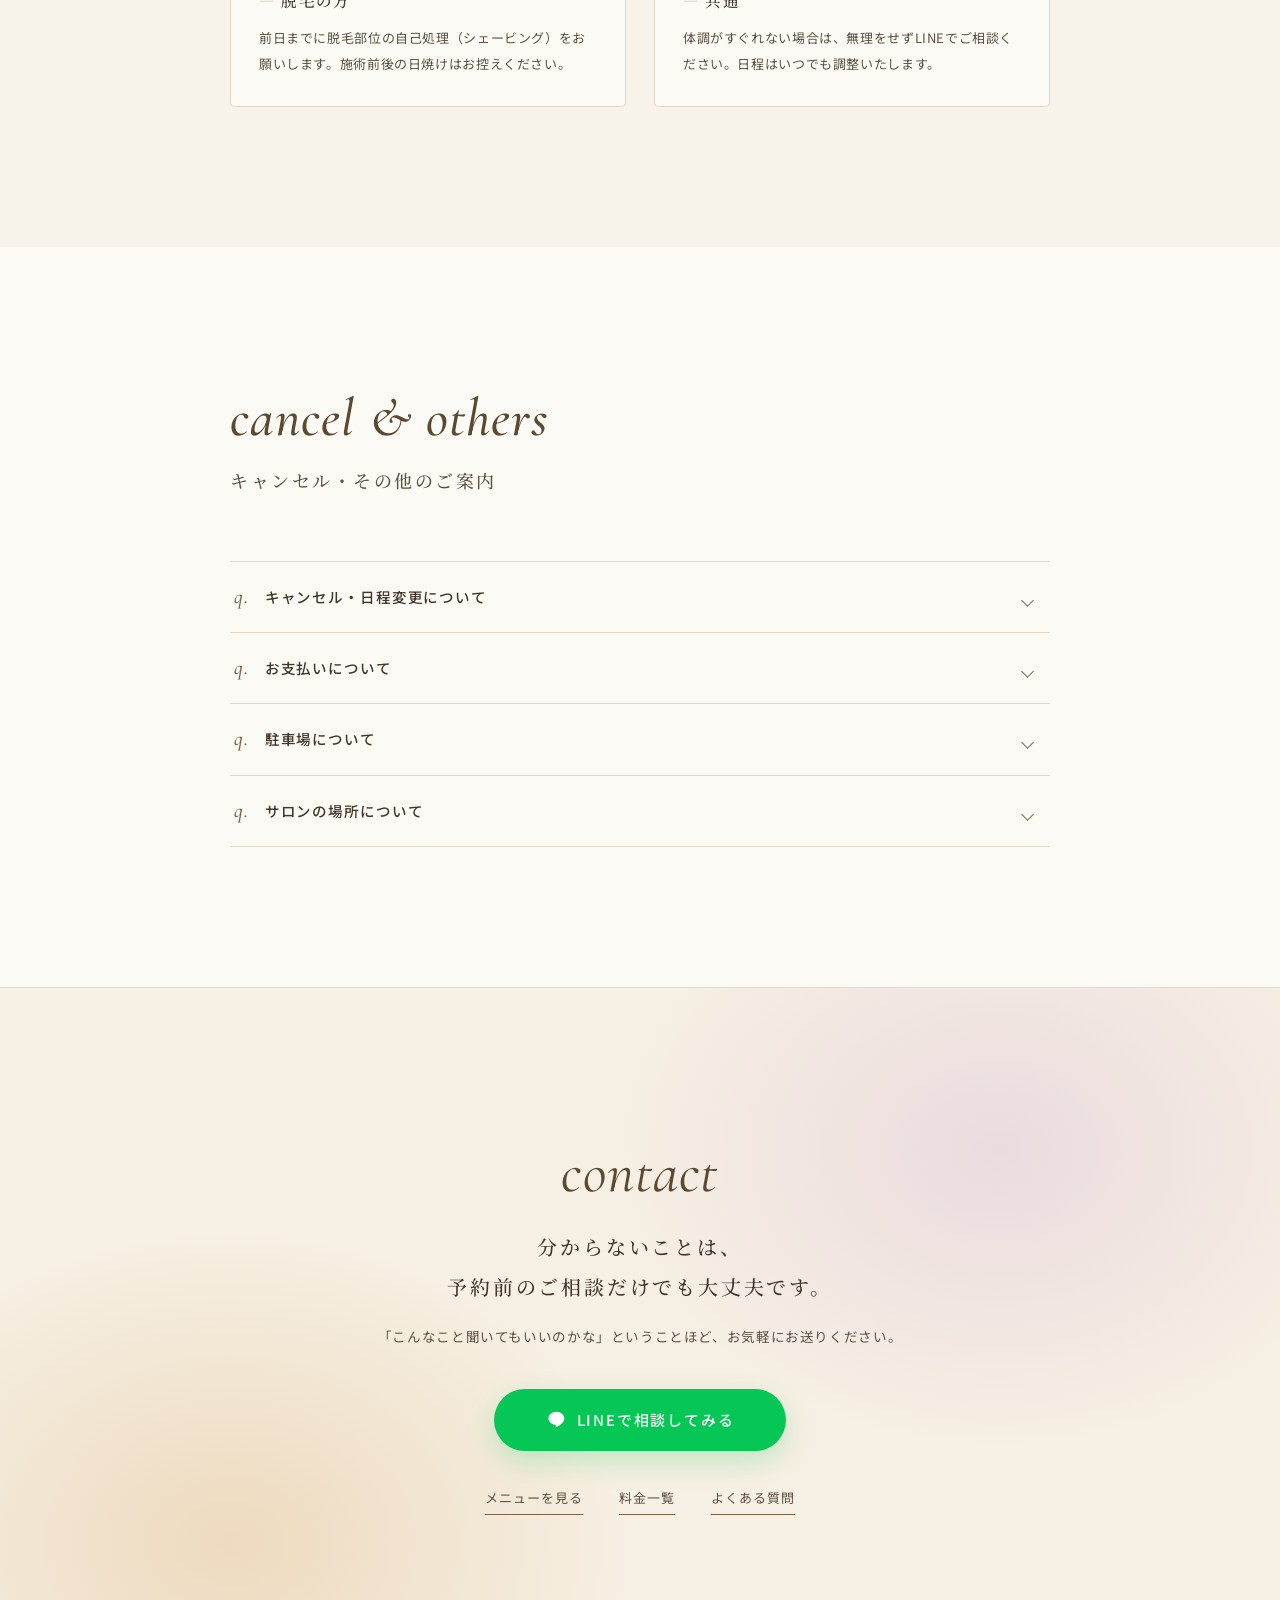
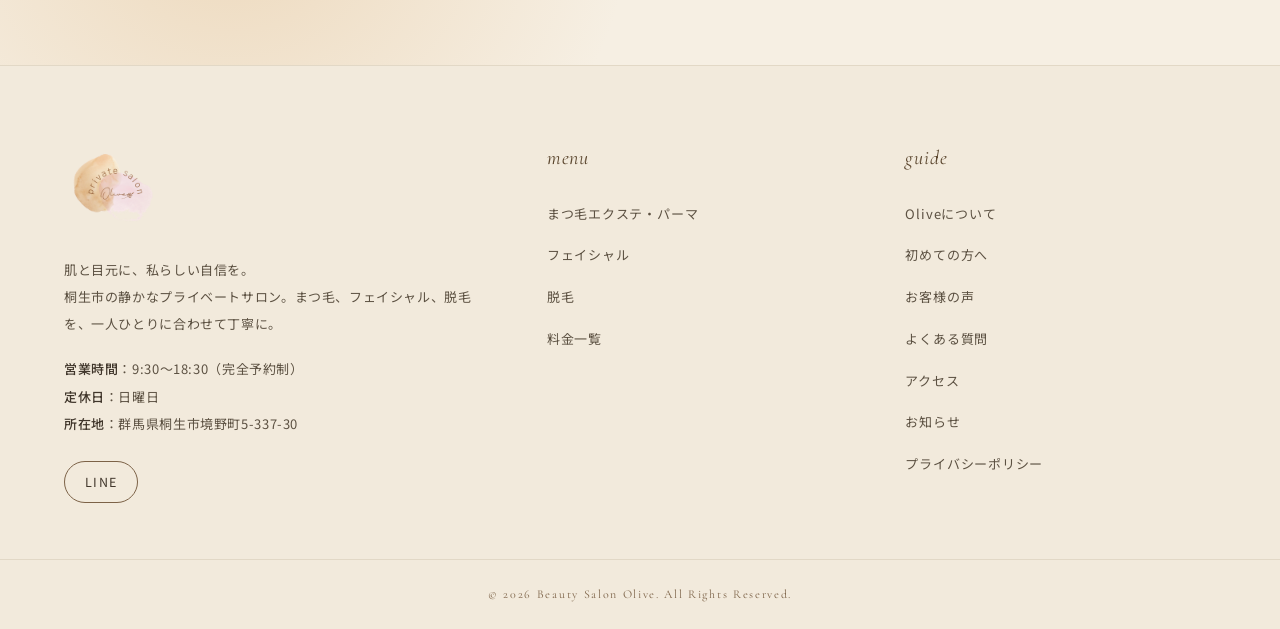
<file: first.html>
<!DOCTYPE html>
<html lang="ja">
<head>
<meta charset="UTF-8">
<meta name="viewport" content="width=device-width, initial-scale=1.0">
<title>初めての方へ｜桐生市のプライベートサロン Olive</title>
<meta name="description" content="Oliveを初めてご利用になる方へ。LINEでの予約方法、来店から退店までの流れ、キャンセルについて、来店前の準備をご案内します。強引な勧誘は一切ありません。">
<link rel="icon" href="images/favicon.png">
<link rel="preconnect" href="https://fonts.googleapis.com">
<link rel="preconnect" href="https://fonts.gstatic.com" crossorigin>
<link href="https://fonts.googleapis.com/css2?family=Cormorant+Garamond:ital,wght@0,400;0,500;0,600;1,400;1,500&family=Noto+Sans+JP:wght@400;500;700&family=Noto+Serif+JP:wght@400;500;600&display=swap" rel="stylesheet">
<link rel="stylesheet" href="css/style.css?v=20260731">
</head>
<body>

<header class="header">
  <div class="header__inner">
    <a href="index.html" class="logo" aria-label="Beauty Salon Olive トップページ">
      
      <img class="logo__img" src="images/logo.png" alt="private salon Olive">
      
    </a>
    <nav class="gnav" aria-label="メインメニュー">
      <a class="gnav__link" href="about.html">Oliveについて</a>
      <div class="gnav__item--drop">
        <a class="gnav__link" href="index.html#services">メニュー</a>
        <div class="gnav__drop">
          <a href="eyelash.html">まつ毛エクステ・パーマ</a>
          <a href="facial.html">フェイシャル</a>
          <a href="hair-removal.html">脱毛</a>
        </div>
      </div>
      <a class="gnav__link" href="price.html">料金</a>
      <a class="gnav__link" href="first.html">初めての方へ</a>
      <a class="gnav__link" href="voice.html">お客様の声</a>
      <a class="gnav__link" href="access.html">アクセス</a>
    </nav>
    <div class="header__cta">
      <a class="btn btn--line" data-line href="#"><svg class="ico-line" viewBox="0 0 24 24" fill="currentColor" aria-hidden="true"><path d="M12 3C6.9 3 2.8 6.4 2.8 10.6c0 3.7 3.2 6.8 7.6 7.4.3.1.7.2.8.5.1.2.1.6 0 .8l-.1.8c0 .2-.2.9.8.5.9-.4 5.2-3.1 7.1-5.3 1.3-1.4 1.9-2.9 1.9-4.7C21 6.4 16.9 3 12 3z"/></svg>LINEで予約・相談</a>
    </div>
    <button class="menu-toggle" aria-label="メニューを開く" aria-expanded="false"><span></span><span></span><span></span></button>
  </div>
</header>

<div class="drawer">
  <ul class="drawer__list">
    <li><a href="index.html"><span class="drawer__en">Top</span>トップページ</a></li>
    <li><a href="about.html"><span class="drawer__en">About</span>Oliveについて</a></li>
    <li><a href="eyelash.html"><span class="drawer__en">Eyelash</span>まつ毛エクステ・パーマ</a></li>
    <li><a href="facial.html"><span class="drawer__en">Facial</span>フェイシャル</a></li>
    <li><a href="hair-removal.html"><span class="drawer__en">Hair Removal</span>脱毛</a></li>
    <li><a href="price.html"><span class="drawer__en">Price</span>料金一覧</a></li>
    <li><a href="first.html"><span class="drawer__en">First Visit</span>初めての方へ</a></li>
    <li><a href="voice.html"><span class="drawer__en">Voices</span>お客様の声</a></li>
    <li><a href="faq.html"><span class="drawer__en">FAQ</span>よくある質問</a></li>
    <li><a href="access.html"><span class="drawer__en">Access</span>アクセス</a></li>
    <li><a href="news.html"><span class="drawer__en">News</span>お知らせ</a></li>
  </ul>
  <div class="drawer__cta">
    <a class="btn btn--line btn--large" data-line href="#"><svg class="ico-line" viewBox="0 0 24 24" fill="currentColor" aria-hidden="true"><path d="M12 3C6.9 3 2.8 6.4 2.8 10.6c0 3.7 3.2 6.8 7.6 7.4.3.1.7.2.8.5.1.2.1.6 0 .8l-.1.8c0 .2-.2.9.8.5.9-.4 5.2-3.1 7.1-5.3 1.3-1.4 1.9-2.9 1.9-4.7C21 6.4 16.9 3 12 3z"/></svg>LINEで予約・相談する</a>
    <a class="btn btn--ghost" data-instagram href="#">Instagramを見る</a>
  </div>
</div>

<main>

<div class="page-hero">
  <span class="page-hero__en">First Visit</span>
  <h1 class="page-hero__ttl">初めての方へ</h1>
  <p class="page-hero__lead">初めての場所は、誰でも少し緊張するもの。ご来店前に知っておいていただきたいことをまとめました。</p>
</div>

<div class="breadcrumb">
  <div class="container">
    <ol>
      <li><a href="index.html">トップ</a></li>
      <li>初めての方へ</li>
    </ol>
  </div>
</div>

<section class="section--tight section">
  <div class="container container--narrow">
    <div class="reco-box reveal" style="border-color:var(--rose);">
      <h2 class="reco-box__ttl">Oliveからのお約束</h2>
      <ul class="check-list">
        <li>強引な勧誘は一切行いません</li>
        <li>無理なコース契約をお勧めすることはありません</li>
        <li>ご予算やライフスタイルに合わせて、無理なく続けられるご提案をします</li>
      </ul>
    </div>

    <div class="sec-head reveal">
      <span class="sec-en">Reservation</span>
      <h2 class="sec-ttl">ご予約方法</h2>
    </div>
    <p class="sec-lead reveal" style="margin-top:0;margin-bottom:24px;">ご予約・ご相談はLINEで承っています。友だち追加のあと、下記の内容をお送りください。</p>
    <div class="reco-box reveal">
      <h3 class="reco-box__ttl">LINEでお送りいただく内容</h3>
      <ol style="font-size:14.5px;color:#4A4F42;line-height:2.1;padding-left:1.4em;list-style:decimal;">
        <li>お名前</li>
        <li>ご希望のメニュー（決まっていなければ「相談したい」でOK）</li>
        <li>ご希望日時（第3希望まであると調整がスムーズです）</li>
        <li>初めてのご利用か、再来店か</li>
        <li>ご質問や気になること</li>
      </ol>
      <p style="font-size:13px;color:#6B7060;margin-top:12px;">※すべて揃っていなくても大丈夫です。「まつ毛パーマについて相談したいです」の一言からでもお気軽にどうぞ。</p>
    </div>
    <div style="text-align:center;margin:8px 0 0;" class="reveal">
      <a class="btn btn--line btn--large" data-line href="#"><svg class="ico-line" viewBox="0 0 24 24" fill="currentColor" aria-hidden="true"><path d="M12 3C6.9 3 2.8 6.4 2.8 10.6c0 3.7 3.2 6.8 7.6 7.4.3.1.7.2.8.5.1.2.1.6 0 .8l-.1.8c0 .2-.2.9.8.5.9-.4 5.2-3.1 7.1-5.3 1.3-1.4 1.9-2.9 1.9-4.7C21 6.4 16.9 3 12 3z"/></svg>LINEで予約・相談する</a>
    </div>
  </div>
</section>

<section class="section bg-white">
  <div class="container container--narrow">
    <div class="sec-head reveal">
      <span class="sec-en">Flow</span>
      <h2 class="sec-ttl">ご来店からお帰りまで</h2>
    </div>
    <div class="flow reveal">
      <div class="flow-step">
        <h3 class="flow-step__ttl">LINEから予約・相談</h3>
        <p class="flow-step__txt">ご希望メニュー、ご希望日時、気になることをお送りください。住所・駐車場は<a href="access.html" style="color:var(--olive-dark);text-decoration:underline;">アクセスページ</a>でご確認いただけます。</p>
      </div>
      <div class="flow-step">
        <h3 class="flow-step__ttl">ご来店・カウンセリング</h3>
        <p class="flow-step__txt">お悩みやご希望を確認し、施術内容と料金をご説明します。ご不明な点は何でもお尋ねください。</p>
      </div>
      <div class="flow-step">
        <h3 class="flow-step__ttl">施術</h3>
        <p class="flow-step__txt">状態を確認しながら、丁寧に施術します。リラックスしてお過ごしください。</p>
      </div>
      <div class="flow-step">
        <h3 class="flow-step__ttl">仕上がり確認・アフターケア</h3>
        <p class="flow-step__txt">仕上がりを確認し、ご自宅でのお手入れ方法や次回ご来店の目安をご案内します。</p>
      </div>
      <div class="flow-step">
        <h3 class="flow-step__ttl">お会計</h3>
        <p class="flow-step__txt">ご利用いただける支払い方法は、ご予約時にご案内いたします。</p>
      </div>
    </div>
  </div>
</section>

<section class="section">
  <div class="container container--narrow">
    <div class="sec-head reveal">
      <span class="sec-en">Preparation</span>
      <h2 class="sec-ttl">ご来店前の準備</h2>
    </div>
    <div class="feature-grid reveal">
      <div class="feature-item">
        <h3 class="feature-item__ttl">まつ毛メニューの方</h3>
        <p class="feature-item__txt">当日はビューラー・マスカラのご使用をお控えください。コンタクトの方は保存ケースをご持参ください。</p>
      </div>
      <div class="feature-item">
        <h3 class="feature-item__ttl">フェイシャルの方</h3>
        <p class="feature-item__txt">メイクの上からご来店いただけます。施術前にメイクを落としてお肌を整えます。</p>
      </div>
      <div class="feature-item">
        <h3 class="feature-item__ttl">脱毛の方</h3>
        <p class="feature-item__txt">前日までに脱毛部位の自己処理（シェービング）をお願いします。施術前後の日焼けはお控えください。</p>
      </div>
      <div class="feature-item">
        <h3 class="feature-item__ttl">共通</h3>
        <p class="feature-item__txt">体調がすぐれない場合は、無理をせずLINEでご相談ください。日程はいつでも調整いたします。</p>
      </div>
    </div>
  </div>
</section>

<section class="section bg-white">
  <div class="container container--narrow">
    <div class="sec-head reveal">
      <span class="sec-en">Cancel &amp; Others</span>
      <h2 class="sec-ttl">キャンセル・その他のご案内</h2>
    </div>
    <div class="faq-list reveal">
      <details class="faq-item">
        <summary>キャンセル・日程変更について</summary>
        <p class="faq-item__a">ご都合が悪くなった場合は、できるだけ前日までにLINEでご連絡ください。体調不良などやむを得ない場合は当日でも構いませんので、必ずご一報をお願いします。</p>
      </details>
      <details class="faq-item">
        <summary>お支払いについて</summary>
        <p class="faq-item__a">ご利用いただける支払い方法は、ご予約時にご案内いたします。ご希望の決済方法がある場合は、事前にLINEでご確認ください。</p>
      </details>
      <details class="faq-item">
        <summary>駐車場について</summary>
        <p class="faq-item__a">駐車場をご用意しています。場所が分かりにくい場合は、LINEでお気軽にお尋ねください。</p>
      </details>
      <details class="faq-item">
        <summary>サロンの場所について</summary>
        <p class="faq-item__a">群馬県桐生市境野町5-337-30です。黒い外壁と木枠の大きな窓が目印で、お車でお越しいただきやすい場所です。詳しくは<a href="access.html" style="color:var(--olive-dark);text-decoration:underline;">アクセスページ</a>をご覧ください。</p>
      </details>
    </div>
  </div>
</section>

<section class="cta-band">
  <div class="container">
    <span class="cta-band__en">Contact</span>
    <h2 class="cta-band__ttl">分からないことは、<br>予約前のご相談だけでも大丈夫です。</h2>
    <p class="cta-band__txt">「こんなこと聞いてもいいのかな」ということほど、お気軽にお送りください。</p>
    <a class="btn btn--line btn--large" data-line href="#"><svg class="ico-line" viewBox="0 0 24 24" fill="currentColor" aria-hidden="true"><path d="M12 3C6.9 3 2.8 6.4 2.8 10.6c0 3.7 3.2 6.8 7.6 7.4.3.1.7.2.8.5.1.2.1.6 0 .8l-.1.8c0 .2-.2.9.8.5.9-.4 5.2-3.1 7.1-5.3 1.3-1.4 1.9-2.9 1.9-4.7C21 6.4 16.9 3 12 3z"/></svg>LINEで相談してみる</a>
    <div class="cta-band__links">
      <a href="index.html#services">メニューを見る</a>
      <a href="price.html">料金一覧</a>
      <a href="faq.html">よくある質問</a>
    </div>
  </div>
</section>

</main>

<footer class="footer">
  <div class="container">
    <div class="footer__grid">
      <div class="footer__brand">
        <a href="index.html" class="logo" aria-label="Beauty Salon Olive トップページ">
          
          <img class="logo__img" src="images/logo.png" alt="private salon Olive">
          
        </a>
        <p class="footer__concept">肌と目元に、私らしい自信を。<br>桐生市の静かなプライベートサロン。まつ毛、フェイシャル、脱毛を、一人ひとりに合わせて丁寧に。</p>
        <p class="footer__info"><strong>営業時間</strong>：9:30〜18:30（完全予約制）<br><strong>定休日</strong>：日曜日<br><strong>所在地</strong>：群馬県桐生市境野町5-337-30</p>
        <div class="footer__sns">
          <a data-line href="#">LINE</a>
          <a data-instagram href="#">Instagram</a>
        </div>
      </div>
      <div>
        <p class="footer__ttl">Menu</p>
        <ul class="footer__links">
          <li><a href="eyelash.html">まつ毛エクステ・パーマ</a></li>
          <li><a href="facial.html">フェイシャル</a></li>
          <li><a href="hair-removal.html">脱毛</a></li>
          <li><a href="price.html">料金一覧</a></li>
        </ul>
      </div>
      <div>
        <p class="footer__ttl">Guide</p>
        <ul class="footer__links">
          <li><a href="about.html">Oliveについて</a></li>
          <li><a href="first.html">初めての方へ</a></li>
          <li><a href="voice.html">お客様の声</a></li>
          <li><a href="faq.html">よくある質問</a></li>
          <li><a href="access.html">アクセス</a></li>
          <li><a href="news.html">お知らせ</a></li>
          <li><a href="privacy.html">プライバシーポリシー</a></li>
        </ul>
      </div>
    </div>
  </div>
  <div class="footer__bottom">© <span data-year>2026</span> Beauty Salon Olive. All Rights Reserved.</div>
</footer>

<div class="sp-fixed">
  <button class="sp-fixed__menu" type="button"><svg width="18" height="18" viewBox="0 0 24 24" fill="none" stroke="currentColor" stroke-width="2" stroke-linecap="round" aria-hidden="true"><path d="M4 7h16M4 12h16M4 17h16"/></svg>メニュー</button>
  <a class="sp-fixed__line" data-line href="#"><svg class="ico-line" viewBox="0 0 24 24" fill="currentColor" aria-hidden="true"><path d="M12 3C6.9 3 2.8 6.4 2.8 10.6c0 3.7 3.2 6.8 7.6 7.4.3.1.7.2.8.5.1.2.1.6 0 .8l-.1.8c0 .2-.2.9.8.5.9-.4 5.2-3.1 7.1-5.3 1.3-1.4 1.9-2.9 1.9-4.7C21 6.4 16.9 3 12 3z"/></svg>LINEで予約・相談</a>
</div>

<script src="js/config.js?v=20260731"></script>
<script src="js/main.js?v=20260731"></script>
</body>
</html>
</file>
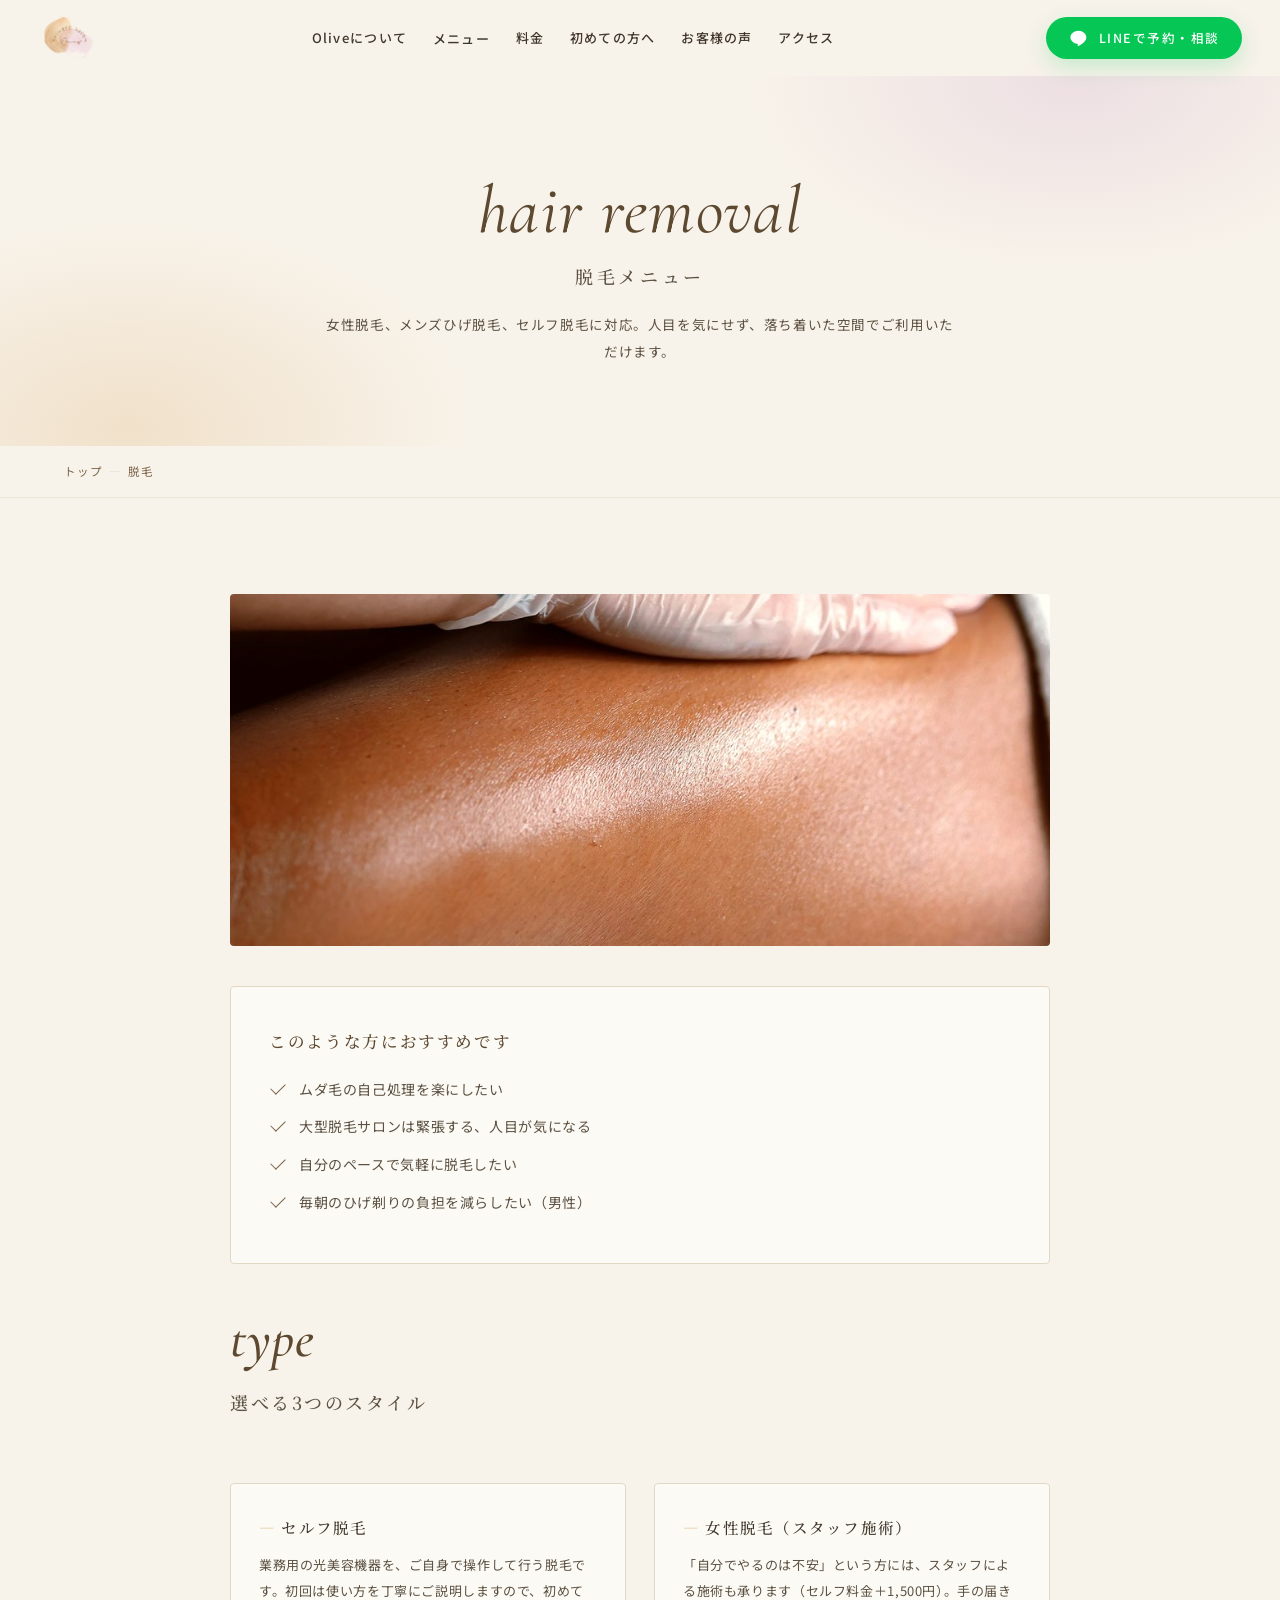
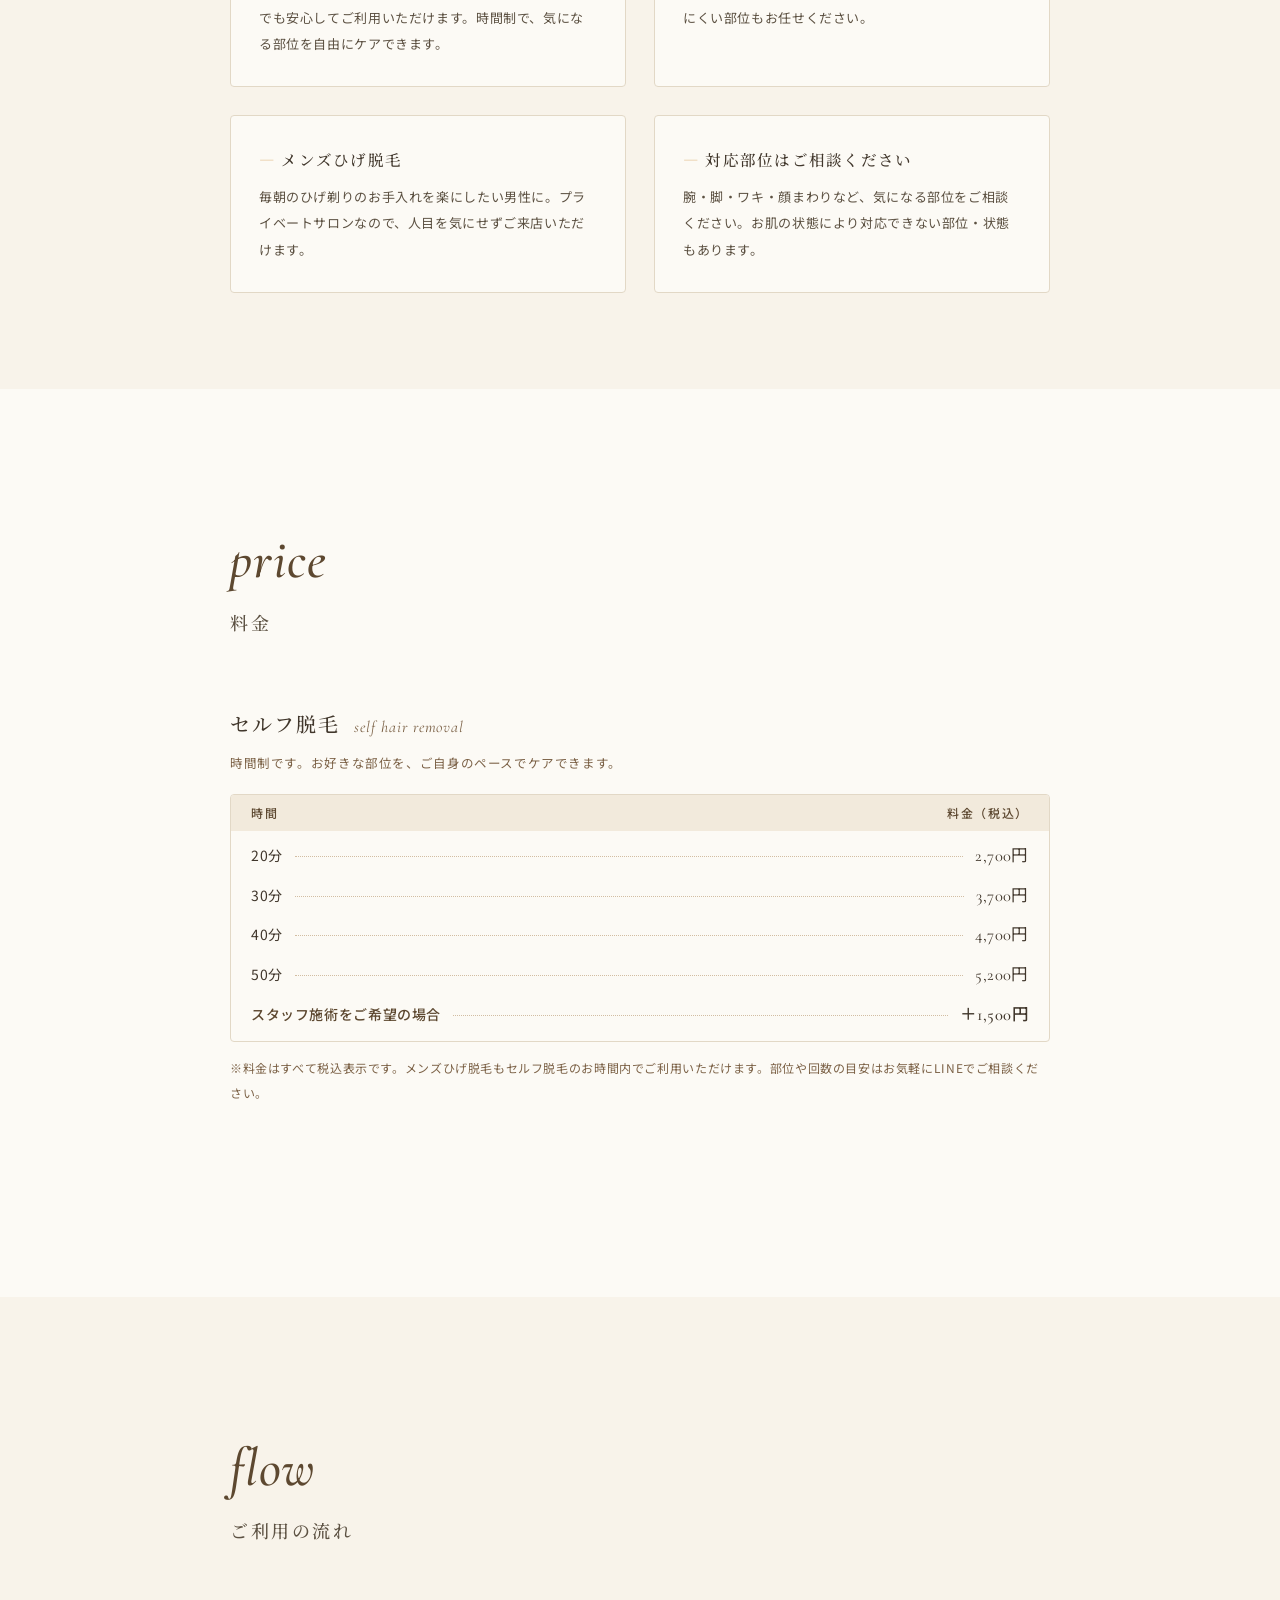
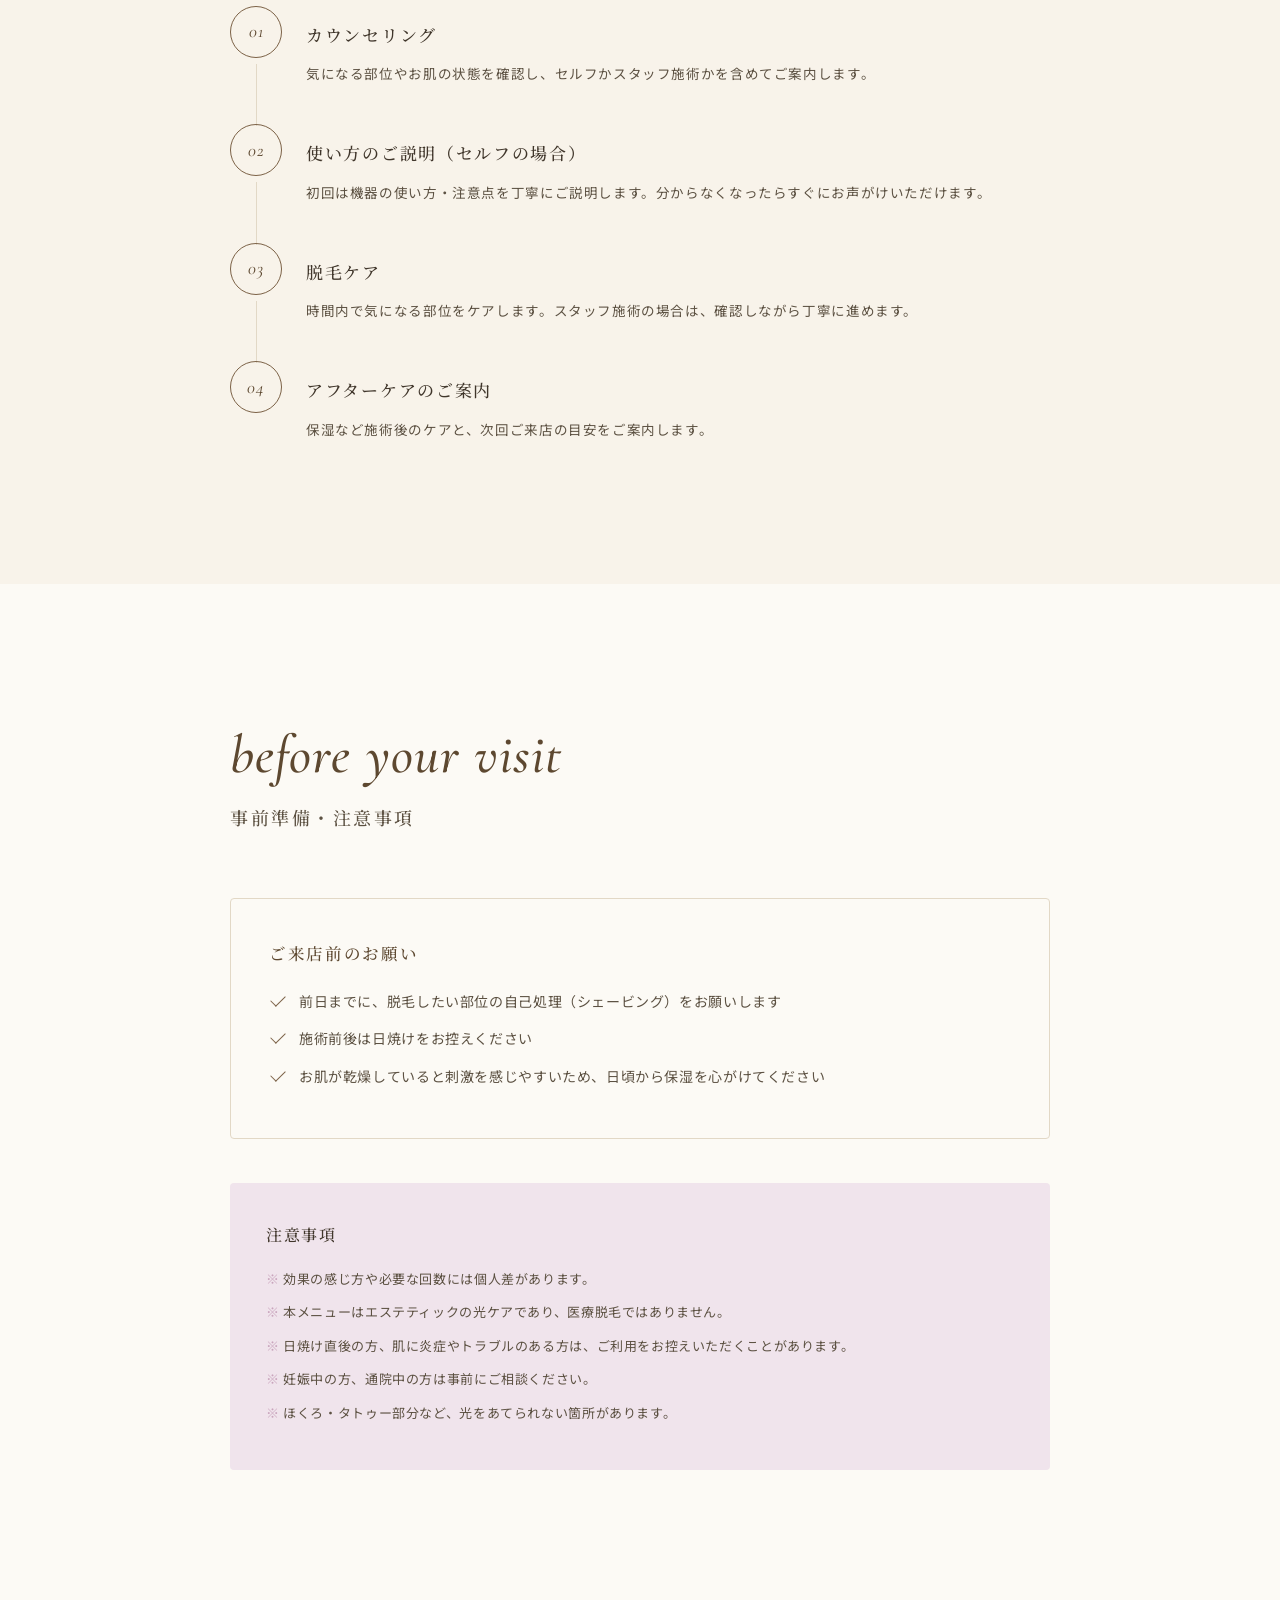
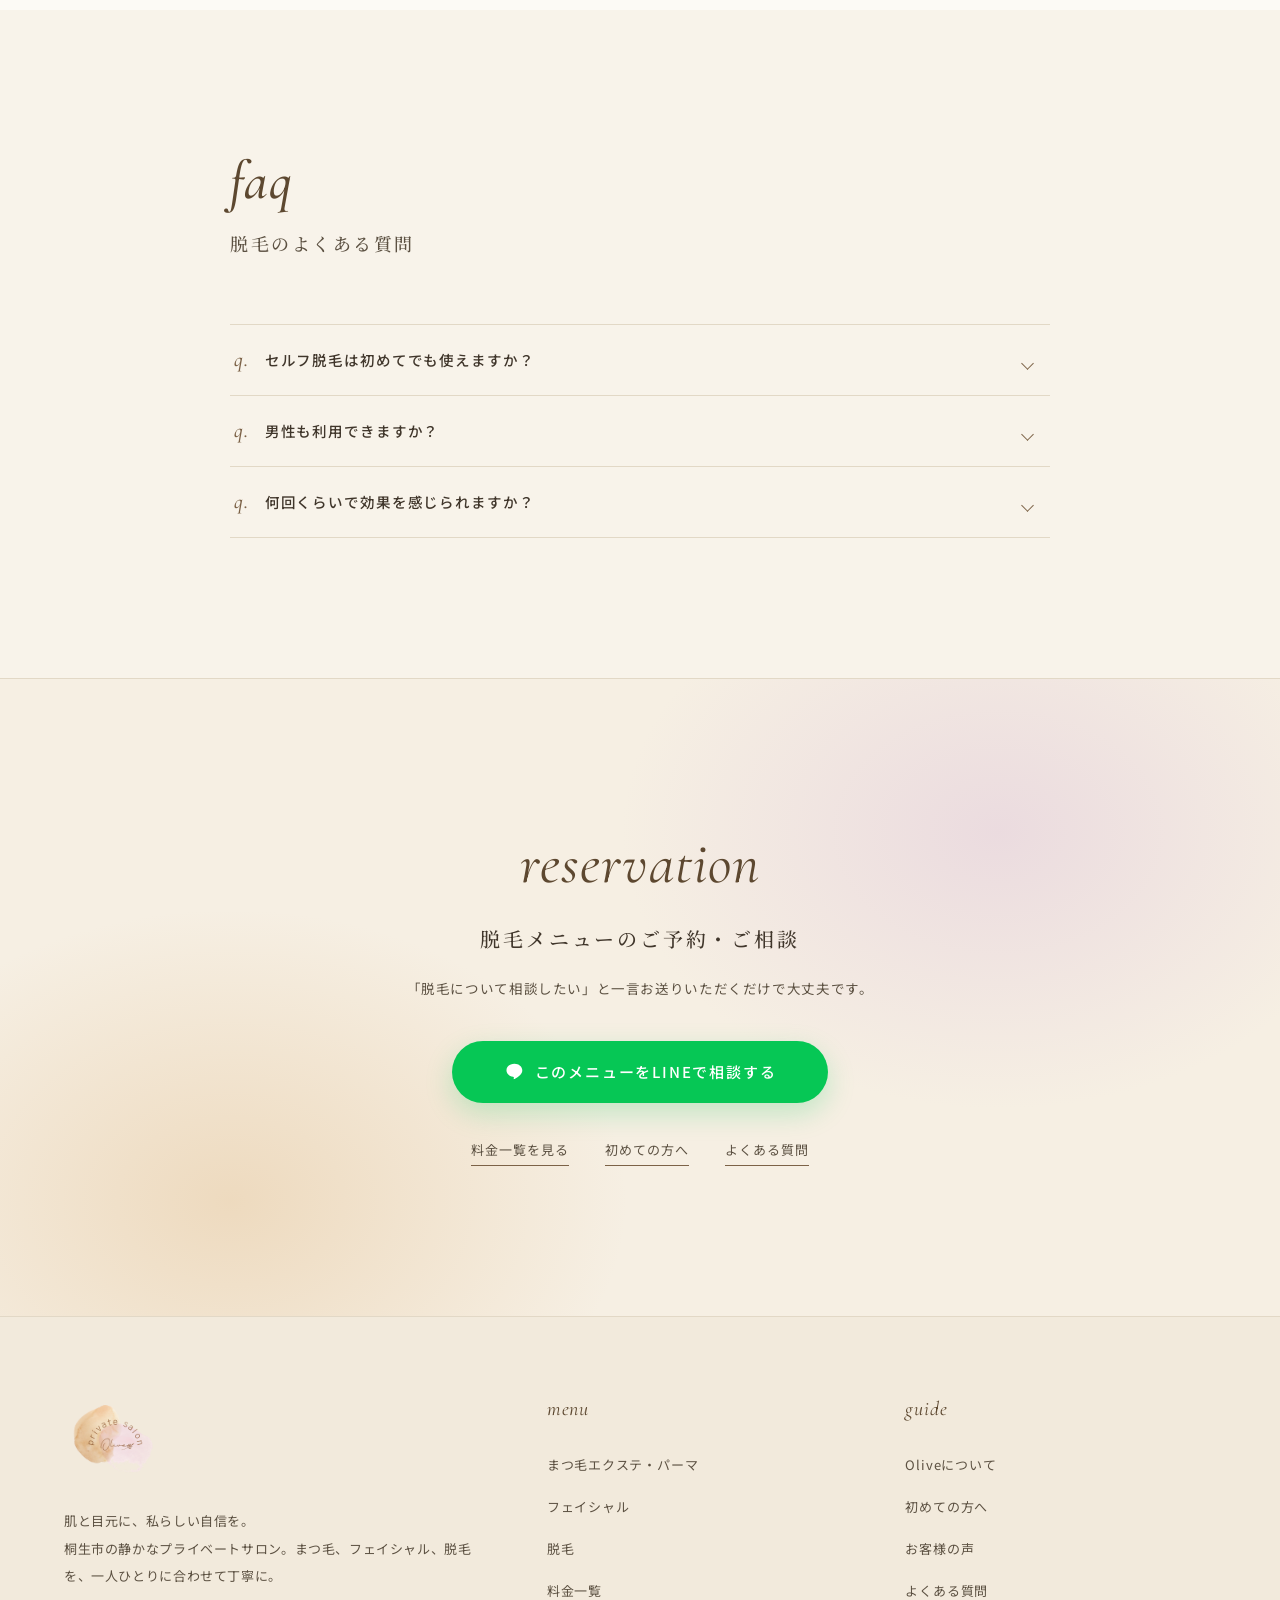
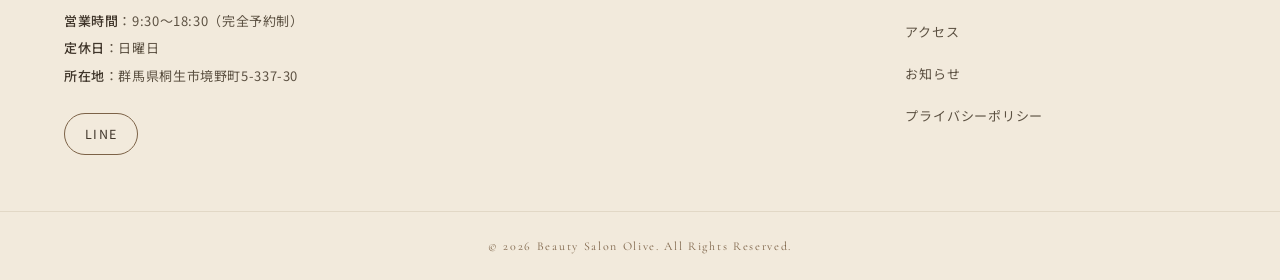
<file: hair-removal.html>
<!DOCTYPE html>
<html lang="ja">
<head>
<meta charset="UTF-8">
<meta name="viewport" content="width=device-width, initial-scale=1.0">
<title>脱毛（女性脱毛・メンズひげ脱毛・セルフ脱毛）｜桐生市のプライベートサロン Olive</title>
<meta name="description" content="桐生市のプライベートサロンOliveの脱毛メニュー。セルフ脱毛は20分2,700円から。女性脱毛・メンズひげ脱毛にも対応。人目を気にせず落ち着いた空間でご利用いただけます。">
<link rel="icon" href="images/favicon.png">
<link rel="preconnect" href="https://fonts.googleapis.com">
<link rel="preconnect" href="https://fonts.gstatic.com" crossorigin>
<link href="https://fonts.googleapis.com/css2?family=Cormorant+Garamond:ital,wght@0,400;0,500;0,600;1,400;1,500&family=Noto+Sans+JP:wght@400;500;700&family=Noto+Serif+JP:wght@400;500;600&display=swap" rel="stylesheet">
<link rel="stylesheet" href="css/style.css?v=20260731">
</head>
<body>

<header class="header">
  <div class="header__inner">
    <a href="index.html" class="logo" aria-label="Beauty Salon Olive トップページ">
      
      <img class="logo__img" src="images/logo.png" alt="private salon Olive">
      
    </a>
    <nav class="gnav" aria-label="メインメニュー">
      <a class="gnav__link" href="about.html">Oliveについて</a>
      <div class="gnav__item--drop">
        <a class="gnav__link" href="index.html#services">メニュー</a>
        <div class="gnav__drop">
          <a href="eyelash.html">まつ毛エクステ・パーマ</a>
          <a href="facial.html">フェイシャル</a>
          <a href="hair-removal.html">脱毛</a>
        </div>
      </div>
      <a class="gnav__link" href="price.html">料金</a>
      <a class="gnav__link" href="first.html">初めての方へ</a>
      <a class="gnav__link" href="voice.html">お客様の声</a>
      <a class="gnav__link" href="access.html">アクセス</a>
    </nav>
    <div class="header__cta">
      <a class="btn btn--line" data-line href="#"><svg class="ico-line" viewBox="0 0 24 24" fill="currentColor" aria-hidden="true"><path d="M12 3C6.9 3 2.8 6.4 2.8 10.6c0 3.7 3.2 6.8 7.6 7.4.3.1.7.2.8.5.1.2.1.6 0 .8l-.1.8c0 .2-.2.9.8.5.9-.4 5.2-3.1 7.1-5.3 1.3-1.4 1.9-2.9 1.9-4.7C21 6.4 16.9 3 12 3z"/></svg>LINEで予約・相談</a>
    </div>
    <button class="menu-toggle" aria-label="メニューを開く" aria-expanded="false"><span></span><span></span><span></span></button>
  </div>
</header>

<div class="drawer">
  <ul class="drawer__list">
    <li><a href="index.html"><span class="drawer__en">Top</span>トップページ</a></li>
    <li><a href="about.html"><span class="drawer__en">About</span>Oliveについて</a></li>
    <li><a href="eyelash.html"><span class="drawer__en">Eyelash</span>まつ毛エクステ・パーマ</a></li>
    <li><a href="facial.html"><span class="drawer__en">Facial</span>フェイシャル</a></li>
    <li><a href="hair-removal.html"><span class="drawer__en">Hair Removal</span>脱毛</a></li>
    <li><a href="price.html"><span class="drawer__en">Price</span>料金一覧</a></li>
    <li><a href="first.html"><span class="drawer__en">First Visit</span>初めての方へ</a></li>
    <li><a href="voice.html"><span class="drawer__en">Voices</span>お客様の声</a></li>
    <li><a href="faq.html"><span class="drawer__en">FAQ</span>よくある質問</a></li>
    <li><a href="access.html"><span class="drawer__en">Access</span>アクセス</a></li>
    <li><a href="news.html"><span class="drawer__en">News</span>お知らせ</a></li>
  </ul>
  <div class="drawer__cta">
    <a class="btn btn--line btn--large" data-line href="#"><svg class="ico-line" viewBox="0 0 24 24" fill="currentColor" aria-hidden="true"><path d="M12 3C6.9 3 2.8 6.4 2.8 10.6c0 3.7 3.2 6.8 7.6 7.4.3.1.7.2.8.5.1.2.1.6 0 .8l-.1.8c0 .2-.2.9.8.5.9-.4 5.2-3.1 7.1-5.3 1.3-1.4 1.9-2.9 1.9-4.7C21 6.4 16.9 3 12 3z"/></svg>LINEで予約・相談する</a>
    <a class="btn btn--ghost" data-instagram href="#">Instagramを見る</a>
  </div>
</div>

<main>

<div class="page-hero">
  <span class="page-hero__en">Hair Removal</span>
  <h1 class="page-hero__ttl">脱毛メニュー</h1>
  <p class="page-hero__lead">女性脱毛、メンズひげ脱毛、セルフ脱毛に対応。人目を気にせず、落ち着いた空間でご利用いただけます。</p>
</div>

<div class="breadcrumb">
  <div class="container">
    <ol>
      <li><a href="index.html">トップ</a></li>
      <li>脱毛</li>
    </ol>
  </div>
</div>

<section class="section--tight section">
  <div class="container container--narrow">
    <div class="menu-sec__img reveal"><img src="images/removal.jpg" alt="脱毛メニューのイメージ"></div>

    <div class="reco-box reveal">
      <h2 class="reco-box__ttl">このような方におすすめです</h2>
      <ul class="check-list">
        <li>ムダ毛の自己処理を楽にしたい</li>
        <li>大型脱毛サロンは緊張する、人目が気になる</li>
        <li>自分のペースで気軽に脱毛したい</li>
        <li>毎朝のひげ剃りの負担を減らしたい（男性）</li>
      </ul>
    </div>

    <div class="sec-head reveal">
      <span class="sec-en">Type</span>
      <h2 class="sec-ttl">選べる3つのスタイル</h2>
    </div>
    <div class="feature-grid reveal">
      <div class="feature-item">
        <h3 class="feature-item__ttl">セルフ脱毛</h3>
        <p class="feature-item__txt">業務用の光美容機器を、ご自身で操作して行う脱毛です。初回は使い方を丁寧にご説明しますので、初めてでも安心してご利用いただけます。時間制で、気になる部位を自由にケアできます。</p>
      </div>
      <div class="feature-item">
        <h3 class="feature-item__ttl">女性脱毛（スタッフ施術）</h3>
        <p class="feature-item__txt">「自分でやるのは不安」という方には、スタッフによる施術も承ります（セルフ料金＋1,500円）。手の届きにくい部位もお任せください。</p>
      </div>
      <div class="feature-item">
        <h3 class="feature-item__ttl">メンズひげ脱毛</h3>
        <p class="feature-item__txt">毎朝のひげ剃りのお手入れを楽にしたい男性に。プライベートサロンなので、人目を気にせずご来店いただけます。</p>
      </div>
      <div class="feature-item">
        <h3 class="feature-item__ttl">対応部位はご相談ください</h3>
        <p class="feature-item__txt">腕・脚・ワキ・顔まわりなど、気になる部位をご相談ください。お肌の状態により対応できない部位・状態もあります。</p>
      </div>
    </div>
  </div>
</section>

<section class="section bg-white">
  <div class="container container--narrow">
    <div class="sec-head reveal">
      <span class="sec-en">Price</span>
      <h2 class="sec-ttl">料金</h2>
    </div>
    <div class="price-block reveal">
      <h3 class="price-block__ttl">セルフ脱毛<small>Self Hair Removal</small></h3>
      <p class="price-block__note">時間制です。お好きな部位を、ご自身のペースでケアできます。</p>
      <table class="price-table">
        <thead><tr><th>時間</th><th style="text-align:right;">料金（税込）</th></tr></thead>
        <tbody>
          <tr><th>20分</th><td class="price">2,700円</td></tr>
          <tr><th>30分</th><td class="price">3,700円</td></tr>
          <tr><th>40分</th><td class="price">4,700円</td></tr>
          <tr><th>50分</th><td class="price">5,200円</td></tr>
          <tr><th class="em">スタッフ施術をご希望の場合</th><td class="price em">＋1,500円</td></tr>
        </tbody>
      </table>
      <p class="tax-note">※料金はすべて税込表示です。メンズひげ脱毛もセルフ脱毛のお時間内でご利用いただけます。部位や回数の目安はお気軽にLINEでご相談ください。</p>
    </div>
  </div>
</section>

<section class="section">
  <div class="container container--narrow">
    <div class="sec-head reveal">
      <span class="sec-en">Flow</span>
      <h2 class="sec-ttl">ご利用の流れ</h2>
    </div>
    <div class="flow reveal">
      <div class="flow-step">
        <h3 class="flow-step__ttl">カウンセリング</h3>
        <p class="flow-step__txt">気になる部位やお肌の状態を確認し、セルフかスタッフ施術かを含めてご案内します。</p>
      </div>
      <div class="flow-step">
        <h3 class="flow-step__ttl">使い方のご説明（セルフの場合）</h3>
        <p class="flow-step__txt">初回は機器の使い方・注意点を丁寧にご説明します。分からなくなったらすぐにお声がけいただけます。</p>
      </div>
      <div class="flow-step">
        <h3 class="flow-step__ttl">脱毛ケア</h3>
        <p class="flow-step__txt">時間内で気になる部位をケアします。スタッフ施術の場合は、確認しながら丁寧に進めます。</p>
      </div>
      <div class="flow-step">
        <h3 class="flow-step__ttl">アフターケアのご案内</h3>
        <p class="flow-step__txt">保湿など施術後のケアと、次回ご来店の目安をご案内します。</p>
      </div>
    </div>
  </div>
</section>

<section class="section bg-white">
  <div class="container container--narrow">
    <div class="sec-head reveal">
      <span class="sec-en">Before Your Visit</span>
      <h2 class="sec-ttl">事前準備・注意事項</h2>
    </div>
    <div class="reco-box reveal">
      <h3 class="reco-box__ttl">ご来店前のお願い</h3>
      <ul class="check-list">
        <li>前日までに、脱毛したい部位の自己処理（シェービング）をお願いします</li>
        <li>施術前後は日焼けをお控えください</li>
        <li>お肌が乾燥していると刺激を感じやすいため、日頃から保湿を心がけてください</li>
      </ul>
    </div>
    <div class="attention-box reveal">
      <h3 class="attention-box__ttl">注意事項</h3>
      <ul>
        <li>効果の感じ方や必要な回数には個人差があります。</li>
        <li>本メニューはエステティックの光ケアであり、医療脱毛ではありません。</li>
        <li>日焼け直後の方、肌に炎症やトラブルのある方は、ご利用をお控えいただくことがあります。</li>
        <li>妊娠中の方、通院中の方は事前にご相談ください。</li>
        <li>ほくろ・タトゥー部分など、光をあてられない箇所があります。</li>
      </ul>
    </div>
  </div>
</section>

<section class="section">
  <div class="container container--narrow">
    <div class="sec-head reveal">
      <span class="sec-en">FAQ</span>
      <h2 class="sec-ttl">脱毛のよくある質問</h2>
    </div>
    <div class="faq-list reveal">
      <details class="faq-item">
        <summary>セルフ脱毛は初めてでも使えますか？</summary>
        <p class="faq-item__a">はい。初回は機器の使い方と注意点をスタッフが丁寧にご説明します。ご不安な場合は、スタッフ施術（＋1,500円）もお選びいただけます。</p>
      </details>
      <details class="faq-item">
        <summary>男性も利用できますか？</summary>
        <p class="faq-item__a">はい、メンズひげ脱毛・セルフ脱毛は男性の方にもご利用いただけます。プライベートサロンのため、他のお客様と顔を合わせにくい環境です。</p>
      </details>
      <details class="faq-item">
        <summary>何回くらいで効果を感じられますか？</summary>
        <p class="faq-item__a">毛質や部位により個人差がありますが、複数回続けていただくことでお手入れが楽になったと感じる方が多いです。ペースはカウンセリングでご案内します。</p>
      </details>
    </div>
  </div>
</section>

<section class="cta-band">
  <div class="container">
    <span class="cta-band__en">Reservation</span>
    <h2 class="cta-band__ttl">脱毛メニューのご予約・ご相談</h2>
    <p class="cta-band__txt">「脱毛について相談したい」と一言お送りいただくだけで大丈夫です。</p>
    <a class="btn btn--line btn--large" data-line href="#"><svg class="ico-line" viewBox="0 0 24 24" fill="currentColor" aria-hidden="true"><path d="M12 3C6.9 3 2.8 6.4 2.8 10.6c0 3.7 3.2 6.8 7.6 7.4.3.1.7.2.8.5.1.2.1.6 0 .8l-.1.8c0 .2-.2.9.8.5.9-.4 5.2-3.1 7.1-5.3 1.3-1.4 1.9-2.9 1.9-4.7C21 6.4 16.9 3 12 3z"/></svg>このメニューをLINEで相談する</a>
    <div class="cta-band__links">
      <a href="price.html">料金一覧を見る</a>
      <a href="first.html">初めての方へ</a>
      <a href="faq.html">よくある質問</a>
    </div>
  </div>
</section>

</main>

<footer class="footer">
  <div class="container">
    <div class="footer__grid">
      <div class="footer__brand">
        <a href="index.html" class="logo" aria-label="Beauty Salon Olive トップページ">
          
          <img class="logo__img" src="images/logo.png" alt="private salon Olive">
          
        </a>
        <p class="footer__concept">肌と目元に、私らしい自信を。<br>桐生市の静かなプライベートサロン。まつ毛、フェイシャル、脱毛を、一人ひとりに合わせて丁寧に。</p>
        <p class="footer__info"><strong>営業時間</strong>：9:30〜18:30（完全予約制）<br><strong>定休日</strong>：日曜日<br><strong>所在地</strong>：群馬県桐生市境野町5-337-30</p>
        <div class="footer__sns">
          <a data-line href="#">LINE</a>
          <a data-instagram href="#">Instagram</a>
        </div>
      </div>
      <div>
        <p class="footer__ttl">Menu</p>
        <ul class="footer__links">
          <li><a href="eyelash.html">まつ毛エクステ・パーマ</a></li>
          <li><a href="facial.html">フェイシャル</a></li>
          <li><a href="hair-removal.html">脱毛</a></li>
          <li><a href="price.html">料金一覧</a></li>
        </ul>
      </div>
      <div>
        <p class="footer__ttl">Guide</p>
        <ul class="footer__links">
          <li><a href="about.html">Oliveについて</a></li>
          <li><a href="first.html">初めての方へ</a></li>
          <li><a href="voice.html">お客様の声</a></li>
          <li><a href="faq.html">よくある質問</a></li>
          <li><a href="access.html">アクセス</a></li>
          <li><a href="news.html">お知らせ</a></li>
          <li><a href="privacy.html">プライバシーポリシー</a></li>
        </ul>
      </div>
    </div>
  </div>
  <div class="footer__bottom">© <span data-year>2026</span> Beauty Salon Olive. All Rights Reserved.</div>
</footer>

<div class="sp-fixed">
  <button class="sp-fixed__menu" type="button"><svg width="18" height="18" viewBox="0 0 24 24" fill="none" stroke="currentColor" stroke-width="2" stroke-linecap="round" aria-hidden="true"><path d="M4 7h16M4 12h16M4 17h16"/></svg>メニュー</button>
  <a class="sp-fixed__line" data-line href="#"><svg class="ico-line" viewBox="0 0 24 24" fill="currentColor" aria-hidden="true"><path d="M12 3C6.9 3 2.8 6.4 2.8 10.6c0 3.7 3.2 6.8 7.6 7.4.3.1.7.2.8.5.1.2.1.6 0 .8l-.1.8c0 .2-.2.9.8.5.9-.4 5.2-3.1 7.1-5.3 1.3-1.4 1.9-2.9 1.9-4.7C21 6.4 16.9 3 12 3z"/></svg>LINEで予約・相談</a>
</div>

<script src="js/config.js?v=20260731"></script>
<script src="js/main.js?v=20260731"></script>
</body>
</html>
</file>
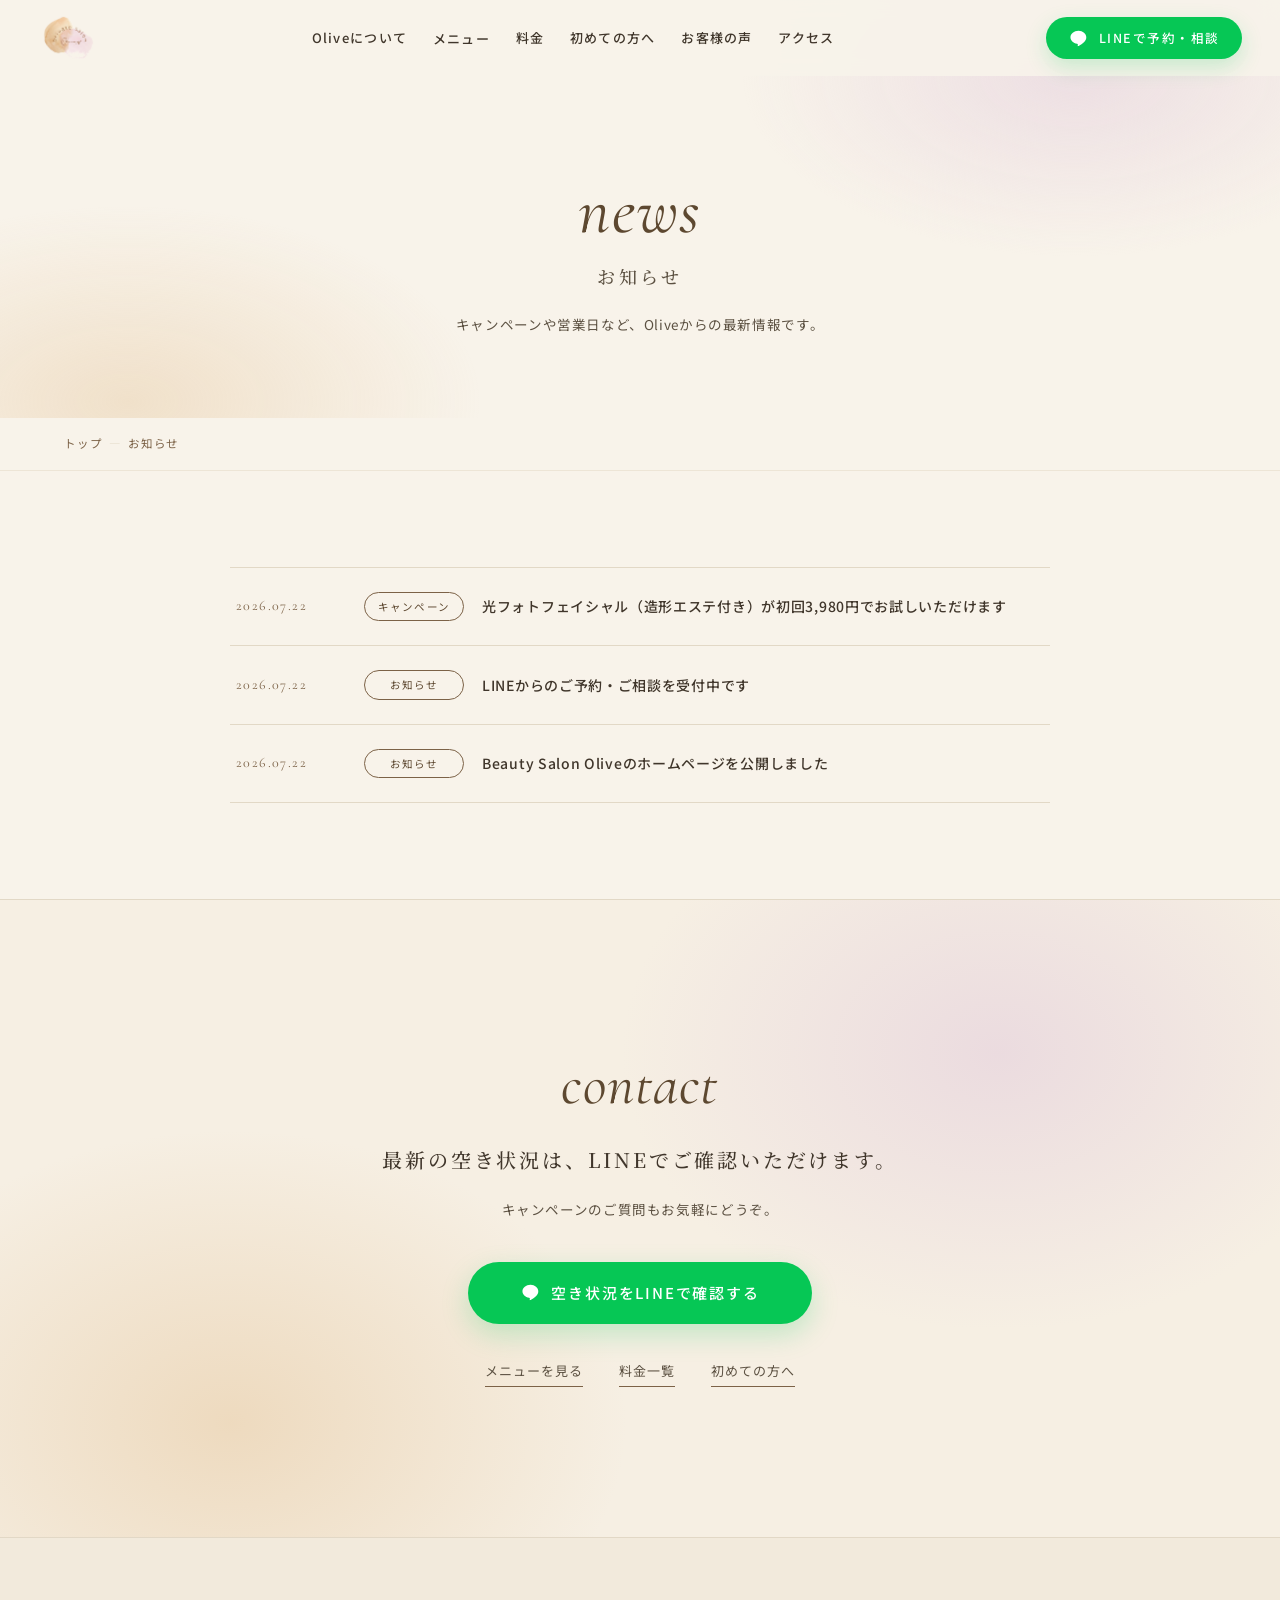
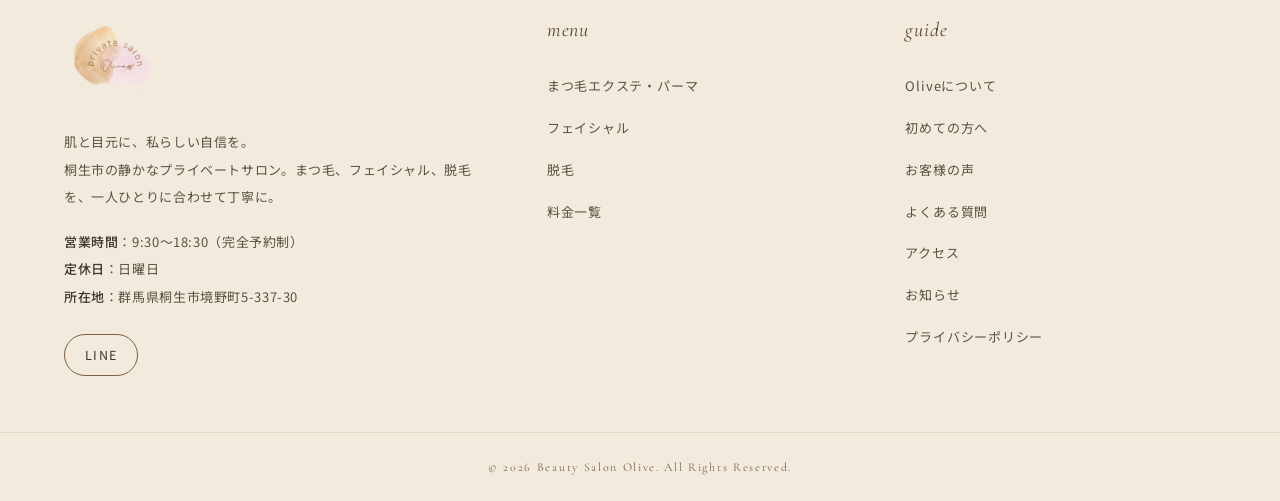
<file: news.html>
<!DOCTYPE html>
<html lang="ja">
<head>
<meta charset="UTF-8">
<meta name="viewport" content="width=device-width, initial-scale=1.0">
<title>お知らせ｜桐生市のプライベートサロン Olive</title>
<meta name="description" content="Beauty Salon Oliveからのお知らせ。キャンペーン、営業日の変更、新メニュー、空き状況などの最新情報をご案内します。">
<link rel="icon" href="images/favicon.png">
<link rel="preconnect" href="https://fonts.googleapis.com">
<link rel="preconnect" href="https://fonts.gstatic.com" crossorigin>
<link href="https://fonts.googleapis.com/css2?family=Cormorant+Garamond:ital,wght@0,400;0,500;0,600;1,400;1,500&family=Noto+Sans+JP:wght@400;500;700&family=Noto+Serif+JP:wght@400;500;600&display=swap" rel="stylesheet">
<link rel="stylesheet" href="css/style.css?v=20260731">
</head>
<body>

<header class="header">
  <div class="header__inner">
    <a href="index.html" class="logo" aria-label="Beauty Salon Olive トップページ">
      
      <img class="logo__img" src="images/logo.png" alt="private salon Olive">
      
    </a>
    <nav class="gnav" aria-label="メインメニュー">
      <a class="gnav__link" href="about.html">Oliveについて</a>
      <div class="gnav__item--drop">
        <a class="gnav__link" href="index.html#services">メニュー</a>
        <div class="gnav__drop">
          <a href="eyelash.html">まつ毛エクステ・パーマ</a>
          <a href="facial.html">フェイシャル</a>
          <a href="hair-removal.html">脱毛</a>
        </div>
      </div>
      <a class="gnav__link" href="price.html">料金</a>
      <a class="gnav__link" href="first.html">初めての方へ</a>
      <a class="gnav__link" href="voice.html">お客様の声</a>
      <a class="gnav__link" href="access.html">アクセス</a>
    </nav>
    <div class="header__cta">
      <a class="btn btn--line" data-line href="#"><svg class="ico-line" viewBox="0 0 24 24" fill="currentColor" aria-hidden="true"><path d="M12 3C6.9 3 2.8 6.4 2.8 10.6c0 3.7 3.2 6.8 7.6 7.4.3.1.7.2.8.5.1.2.1.6 0 .8l-.1.8c0 .2-.2.9.8.5.9-.4 5.2-3.1 7.1-5.3 1.3-1.4 1.9-2.9 1.9-4.7C21 6.4 16.9 3 12 3z"/></svg>LINEで予約・相談</a>
    </div>
    <button class="menu-toggle" aria-label="メニューを開く" aria-expanded="false"><span></span><span></span><span></span></button>
  </div>
</header>

<div class="drawer">
  <ul class="drawer__list">
    <li><a href="index.html"><span class="drawer__en">Top</span>トップページ</a></li>
    <li><a href="about.html"><span class="drawer__en">About</span>Oliveについて</a></li>
    <li><a href="eyelash.html"><span class="drawer__en">Eyelash</span>まつ毛エクステ・パーマ</a></li>
    <li><a href="facial.html"><span class="drawer__en">Facial</span>フェイシャル</a></li>
    <li><a href="hair-removal.html"><span class="drawer__en">Hair Removal</span>脱毛</a></li>
    <li><a href="price.html"><span class="drawer__en">Price</span>料金一覧</a></li>
    <li><a href="first.html"><span class="drawer__en">First Visit</span>初めての方へ</a></li>
    <li><a href="voice.html"><span class="drawer__en">Voices</span>お客様の声</a></li>
    <li><a href="faq.html"><span class="drawer__en">FAQ</span>よくある質問</a></li>
    <li><a href="access.html"><span class="drawer__en">Access</span>アクセス</a></li>
    <li><a href="news.html"><span class="drawer__en">News</span>お知らせ</a></li>
  </ul>
  <div class="drawer__cta">
    <a class="btn btn--line btn--large" data-line href="#"><svg class="ico-line" viewBox="0 0 24 24" fill="currentColor" aria-hidden="true"><path d="M12 3C6.9 3 2.8 6.4 2.8 10.6c0 3.7 3.2 6.8 7.6 7.4.3.1.7.2.8.5.1.2.1.6 0 .8l-.1.8c0 .2-.2.9.8.5.9-.4 5.2-3.1 7.1-5.3 1.3-1.4 1.9-2.9 1.9-4.7C21 6.4 16.9 3 12 3z"/></svg>LINEで予約・相談する</a>
    <a class="btn btn--ghost" data-instagram href="#">Instagramを見る</a>
  </div>
</div>

<main>

<div class="page-hero">
  <span class="page-hero__en">News</span>
  <h1 class="page-hero__ttl">お知らせ</h1>
  <p class="page-hero__lead">キャンペーンや営業日など、Oliveからの最新情報です。</p>
</div>

<div class="breadcrumb">
  <div class="container">
    <ol>
      <li><a href="index.html">トップ</a></li>
      <li>お知らせ</li>
    </ol>
  </div>
</div>

<section class="section--tight section">
  <div class="container container--narrow">
    <!--
      ★お知らせの追加方法★
      下の <div class="news-item"> ... </div> をひとかたまりコピーして、
      一番上に貼り付けて日付・カテゴリ・タイトルを書き換えてください。
      カテゴリ例：お知らせ／キャンペーン／営業日／新メニュー
    -->
    <div class="news-list reveal">
      <div class="news-item">
        <span class="news-item__date">2026.07.22</span>
        <span class="news-item__cat">キャンペーン</span>
        <p class="news-item__ttl">光フォトフェイシャル（造形エステ付き）が初回3,980円でお試しいただけます</p>
      </div>
      <div class="news-item">
        <span class="news-item__date">2026.07.22</span>
        <span class="news-item__cat">お知らせ</span>
        <p class="news-item__ttl">LINEからのご予約・ご相談を受付中です</p>
      </div>
      <div class="news-item">
        <span class="news-item__date">2026.07.22</span>
        <span class="news-item__cat">お知らせ</span>
        <p class="news-item__ttl">Beauty Salon Oliveのホームページを公開しました</p>
      </div>
    </div>
  </div>
</section>

<section class="cta-band">
  <div class="container">
    <span class="cta-band__en">Contact</span>
    <h2 class="cta-band__ttl">最新の空き状況は、LINEでご確認いただけます。</h2>
    <p class="cta-band__txt">キャンペーンのご質問もお気軽にどうぞ。</p>
    <a class="btn btn--line btn--large" data-line href="#"><svg class="ico-line" viewBox="0 0 24 24" fill="currentColor" aria-hidden="true"><path d="M12 3C6.9 3 2.8 6.4 2.8 10.6c0 3.7 3.2 6.8 7.6 7.4.3.1.7.2.8.5.1.2.1.6 0 .8l-.1.8c0 .2-.2.9.8.5.9-.4 5.2-3.1 7.1-5.3 1.3-1.4 1.9-2.9 1.9-4.7C21 6.4 16.9 3 12 3z"/></svg>空き状況をLINEで確認する</a>
    <div class="cta-band__links">
      <a href="index.html#services">メニューを見る</a>
      <a href="price.html">料金一覧</a>
      <a href="first.html">初めての方へ</a>
    </div>
  </div>
</section>

</main>

<footer class="footer">
  <div class="container">
    <div class="footer__grid">
      <div class="footer__brand">
        <a href="index.html" class="logo" aria-label="Beauty Salon Olive トップページ">
          
          <img class="logo__img" src="images/logo.png" alt="private salon Olive">
          
        </a>
        <p class="footer__concept">肌と目元に、私らしい自信を。<br>桐生市の静かなプライベートサロン。まつ毛、フェイシャル、脱毛を、一人ひとりに合わせて丁寧に。</p>
        <p class="footer__info"><strong>営業時間</strong>：9:30〜18:30（完全予約制）<br><strong>定休日</strong>：日曜日<br><strong>所在地</strong>：群馬県桐生市境野町5-337-30</p>
        <div class="footer__sns">
          <a data-line href="#">LINE</a>
          <a data-instagram href="#">Instagram</a>
        </div>
      </div>
      <div>
        <p class="footer__ttl">Menu</p>
        <ul class="footer__links">
          <li><a href="eyelash.html">まつ毛エクステ・パーマ</a></li>
          <li><a href="facial.html">フェイシャル</a></li>
          <li><a href="hair-removal.html">脱毛</a></li>
          <li><a href="price.html">料金一覧</a></li>
        </ul>
      </div>
      <div>
        <p class="footer__ttl">Guide</p>
        <ul class="footer__links">
          <li><a href="about.html">Oliveについて</a></li>
          <li><a href="first.html">初めての方へ</a></li>
          <li><a href="voice.html">お客様の声</a></li>
          <li><a href="faq.html">よくある質問</a></li>
          <li><a href="access.html">アクセス</a></li>
          <li><a href="news.html">お知らせ</a></li>
          <li><a href="privacy.html">プライバシーポリシー</a></li>
        </ul>
      </div>
    </div>
  </div>
  <div class="footer__bottom">© <span data-year>2026</span> Beauty Salon Olive. All Rights Reserved.</div>
</footer>

<div class="sp-fixed">
  <button class="sp-fixed__menu" type="button"><svg width="18" height="18" viewBox="0 0 24 24" fill="none" stroke="currentColor" stroke-width="2" stroke-linecap="round" aria-hidden="true"><path d="M4 7h16M4 12h16M4 17h16"/></svg>メニュー</button>
  <a class="sp-fixed__line" data-line href="#"><svg class="ico-line" viewBox="0 0 24 24" fill="currentColor" aria-hidden="true"><path d="M12 3C6.9 3 2.8 6.4 2.8 10.6c0 3.7 3.2 6.8 7.6 7.4.3.1.7.2.8.5.1.2.1.6 0 .8l-.1.8c0 .2-.2.9.8.5.9-.4 5.2-3.1 7.1-5.3 1.3-1.4 1.9-2.9 1.9-4.7C21 6.4 16.9 3 12 3z"/></svg>LINEで予約・相談</a>
</div>

<script src="js/config.js?v=20260731"></script>
<script src="js/main.js?v=20260731"></script>
</body>
</html>
</file>
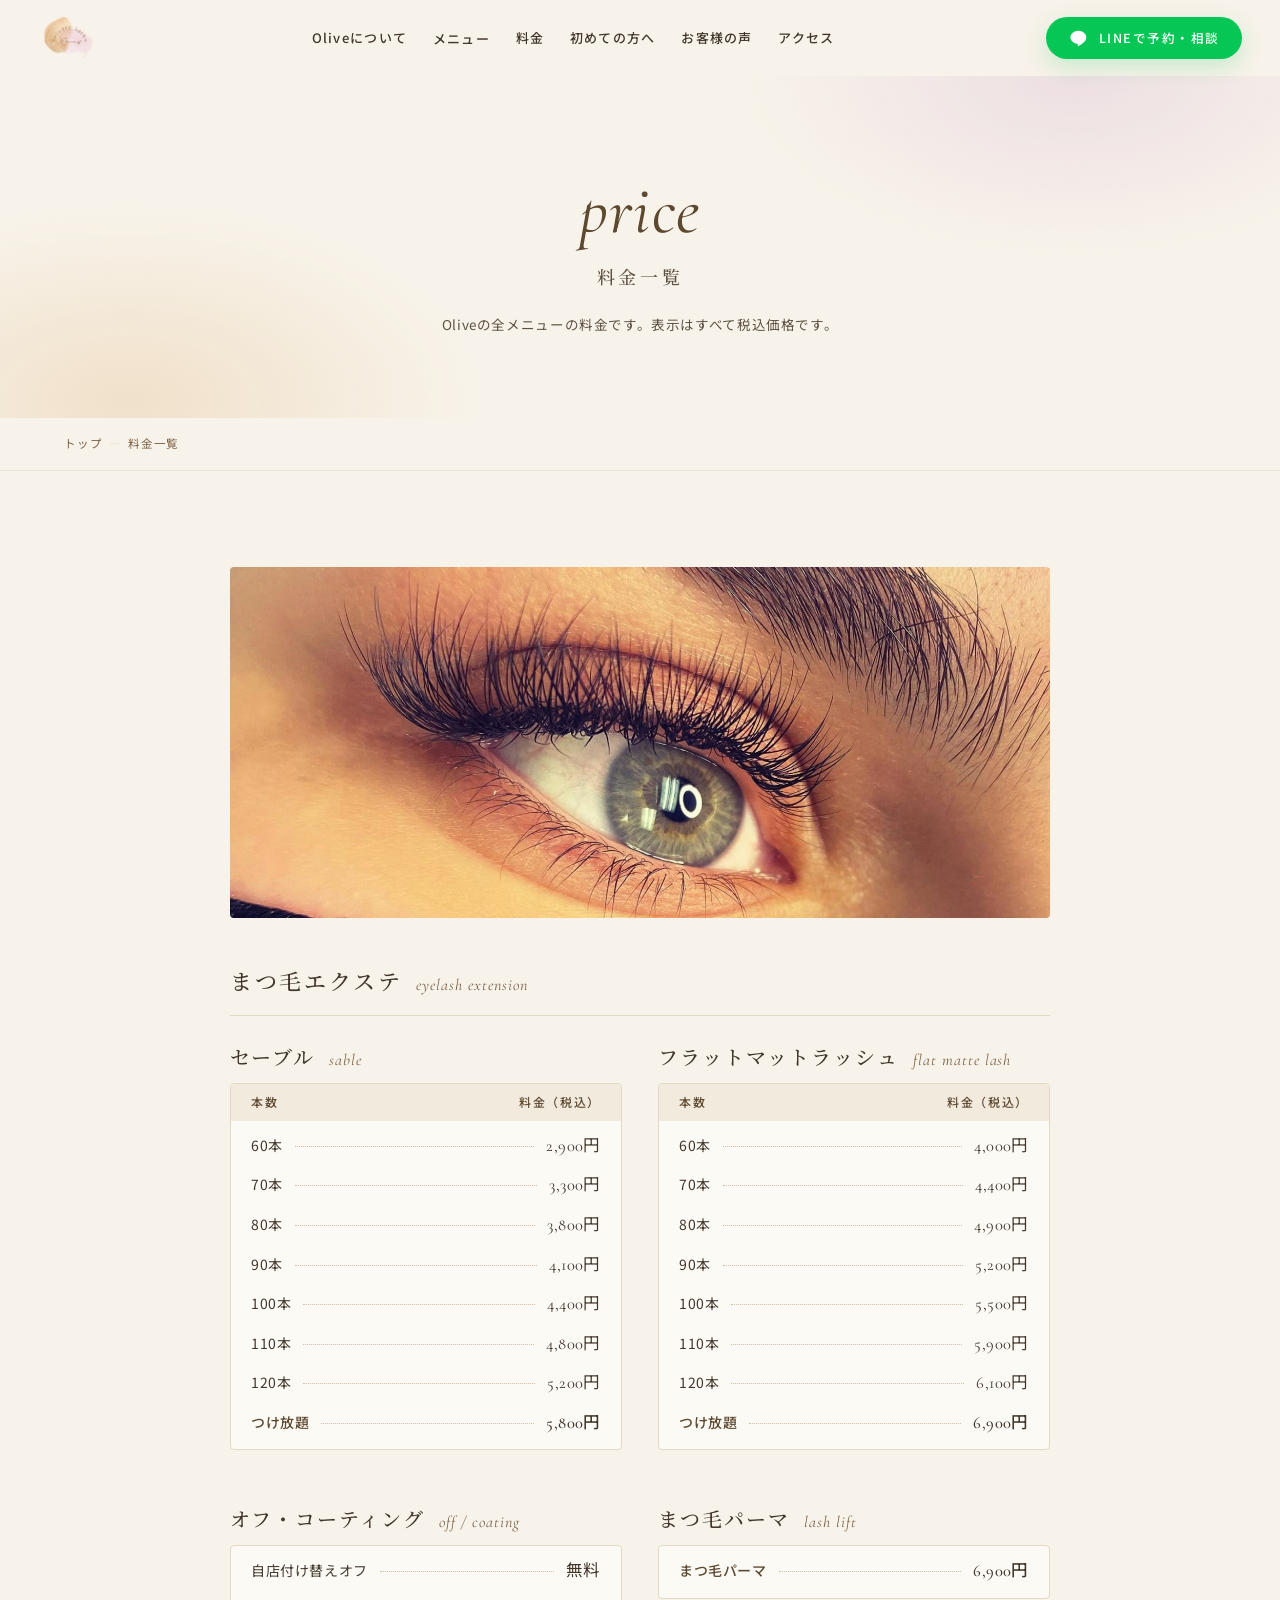
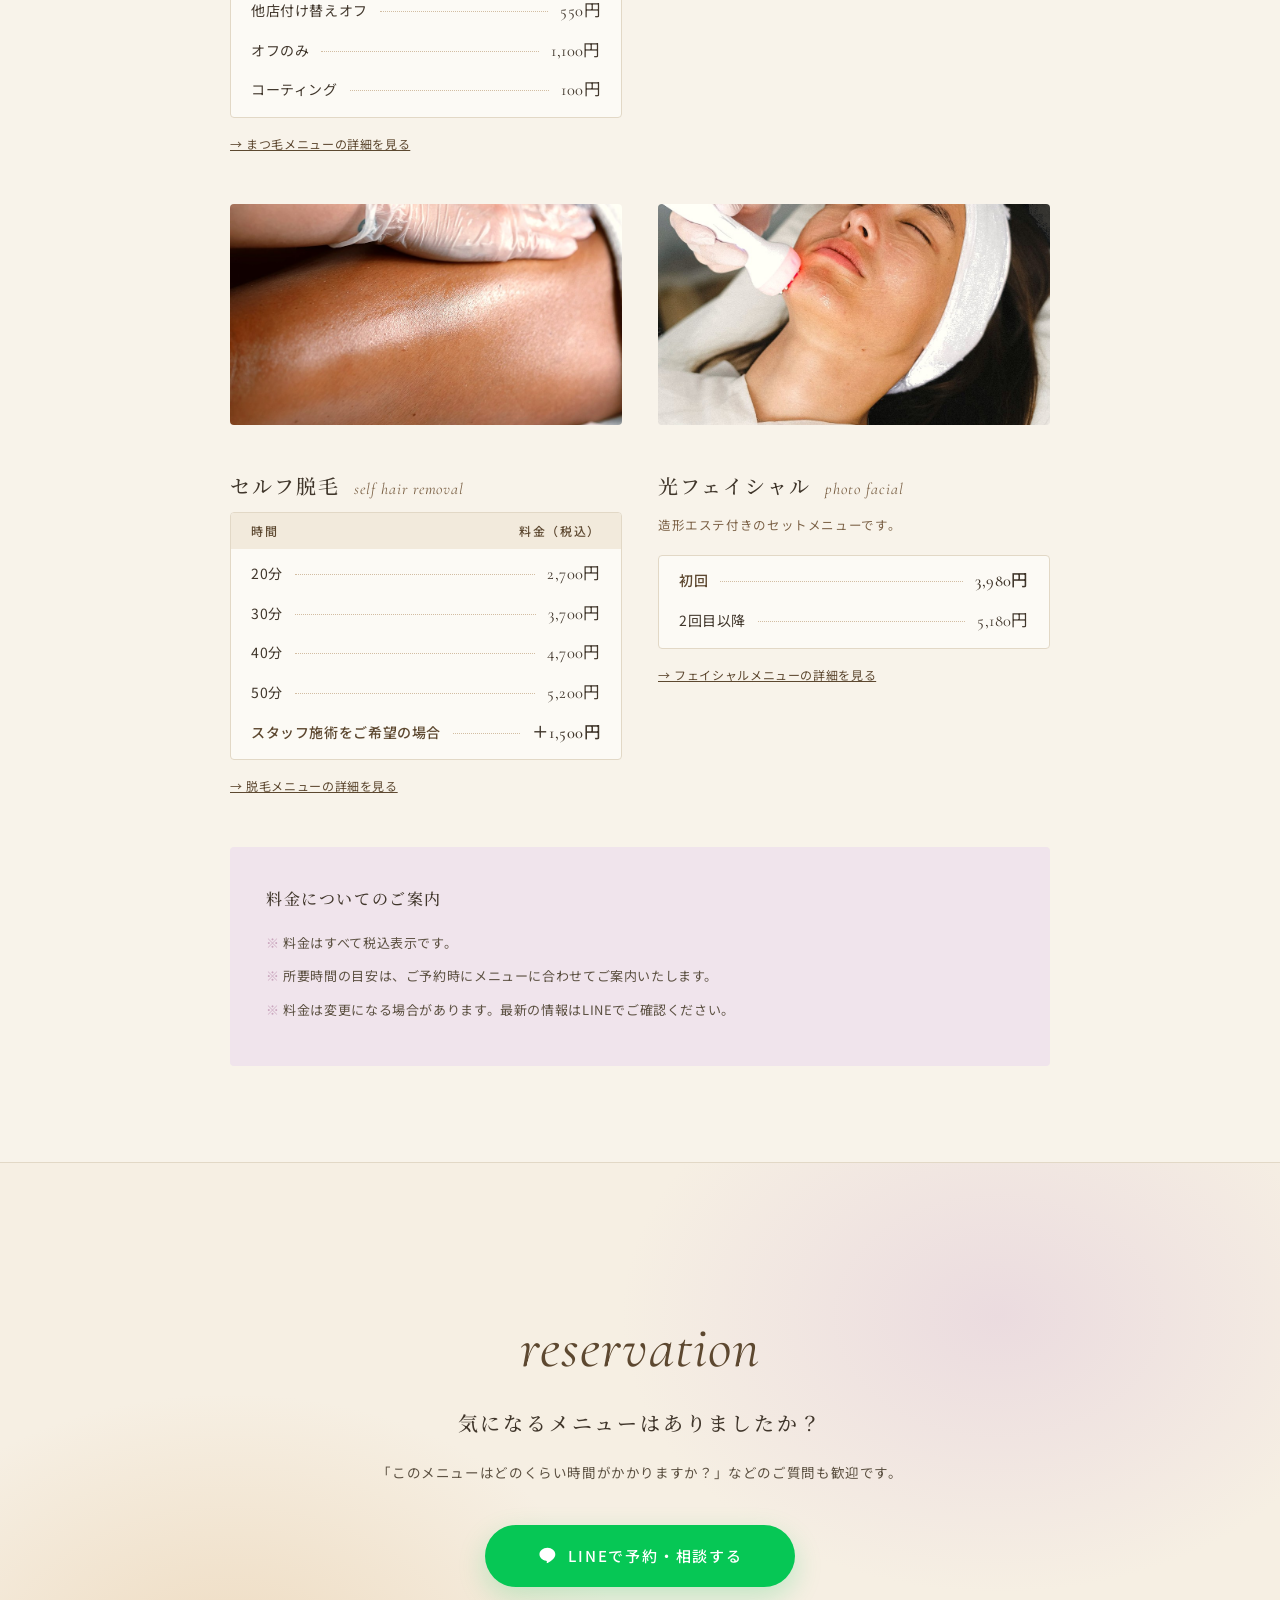
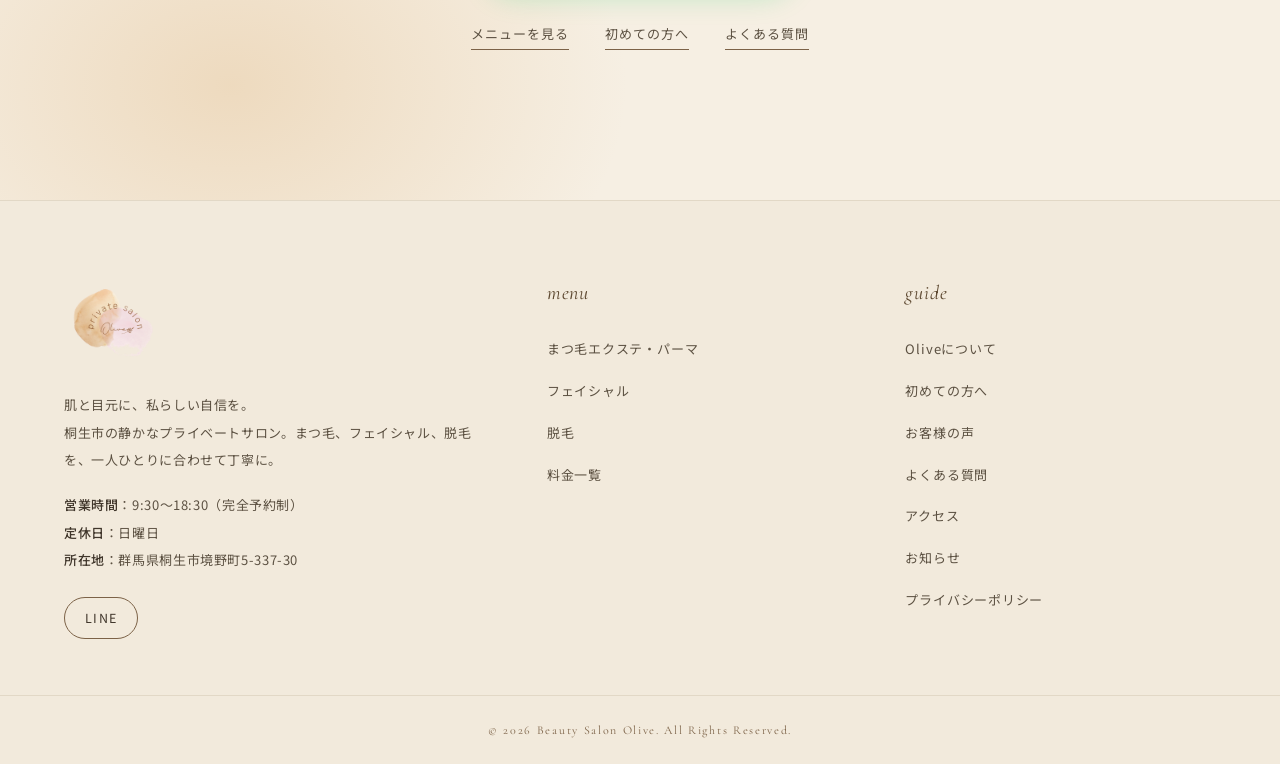
<file: price.html>
<!DOCTYPE html>
<html lang="ja">
<head>
<meta charset="UTF-8">
<meta name="viewport" content="width=device-width, initial-scale=1.0">
<title>料金一覧｜桐生市のプライベートサロン Olive</title>
<meta name="description" content="Oliveの全メニュー料金一覧。まつ毛エクステ（セーブル2,900円〜・フラットマットラッシュ4,000円〜）、まつ毛パーマ6,900円、セルフ脱毛2,700円〜、光フェイシャル初回3,980円。すべて税込表示です。">
<link rel="icon" href="images/favicon.png">
<link rel="preconnect" href="https://fonts.googleapis.com">
<link rel="preconnect" href="https://fonts.gstatic.com" crossorigin>
<link href="https://fonts.googleapis.com/css2?family=Cormorant+Garamond:ital,wght@0,400;0,500;0,600;1,400;1,500&family=Noto+Sans+JP:wght@400;500;700&family=Noto+Serif+JP:wght@400;500;600&display=swap" rel="stylesheet">
<link rel="stylesheet" href="css/style.css?v=20260731">
</head>
<body>

<header class="header">
  <div class="header__inner">
    <a href="index.html" class="logo" aria-label="Beauty Salon Olive トップページ">
      
      <img class="logo__img" src="images/logo.png" alt="private salon Olive">
      
    </a>
    <nav class="gnav" aria-label="メインメニュー">
      <a class="gnav__link" href="about.html">Oliveについて</a>
      <div class="gnav__item--drop">
        <a class="gnav__link" href="index.html#services">メニュー</a>
        <div class="gnav__drop">
          <a href="eyelash.html">まつ毛エクステ・パーマ</a>
          <a href="facial.html">フェイシャル</a>
          <a href="hair-removal.html">脱毛</a>
        </div>
      </div>
      <a class="gnav__link" href="price.html">料金</a>
      <a class="gnav__link" href="first.html">初めての方へ</a>
      <a class="gnav__link" href="voice.html">お客様の声</a>
      <a class="gnav__link" href="access.html">アクセス</a>
    </nav>
    <div class="header__cta">
      <a class="btn btn--line" data-line href="#"><svg class="ico-line" viewBox="0 0 24 24" fill="currentColor" aria-hidden="true"><path d="M12 3C6.9 3 2.8 6.4 2.8 10.6c0 3.7 3.2 6.8 7.6 7.4.3.1.7.2.8.5.1.2.1.6 0 .8l-.1.8c0 .2-.2.9.8.5.9-.4 5.2-3.1 7.1-5.3 1.3-1.4 1.9-2.9 1.9-4.7C21 6.4 16.9 3 12 3z"/></svg>LINEで予約・相談</a>
    </div>
    <button class="menu-toggle" aria-label="メニューを開く" aria-expanded="false"><span></span><span></span><span></span></button>
  </div>
</header>

<div class="drawer">
  <ul class="drawer__list">
    <li><a href="index.html"><span class="drawer__en">Top</span>トップページ</a></li>
    <li><a href="about.html"><span class="drawer__en">About</span>Oliveについて</a></li>
    <li><a href="eyelash.html"><span class="drawer__en">Eyelash</span>まつ毛エクステ・パーマ</a></li>
    <li><a href="facial.html"><span class="drawer__en">Facial</span>フェイシャル</a></li>
    <li><a href="hair-removal.html"><span class="drawer__en">Hair Removal</span>脱毛</a></li>
    <li><a href="price.html"><span class="drawer__en">Price</span>料金一覧</a></li>
    <li><a href="first.html"><span class="drawer__en">First Visit</span>初めての方へ</a></li>
    <li><a href="voice.html"><span class="drawer__en">Voices</span>お客様の声</a></li>
    <li><a href="faq.html"><span class="drawer__en">FAQ</span>よくある質問</a></li>
    <li><a href="access.html"><span class="drawer__en">Access</span>アクセス</a></li>
    <li><a href="news.html"><span class="drawer__en">News</span>お知らせ</a></li>
  </ul>
  <div class="drawer__cta">
    <a class="btn btn--line btn--large" data-line href="#"><svg class="ico-line" viewBox="0 0 24 24" fill="currentColor" aria-hidden="true"><path d="M12 3C6.9 3 2.8 6.4 2.8 10.6c0 3.7 3.2 6.8 7.6 7.4.3.1.7.2.8.5.1.2.1.6 0 .8l-.1.8c0 .2-.2.9.8.5.9-.4 5.2-3.1 7.1-5.3 1.3-1.4 1.9-2.9 1.9-4.7C21 6.4 16.9 3 12 3z"/></svg>LINEで予約・相談する</a>
    <a class="btn btn--ghost" data-instagram href="#">Instagramを見る</a>
  </div>
</div>

<main>

<div class="page-hero">
  <span class="page-hero__en">Price</span>
  <h1 class="page-hero__ttl">料金一覧</h1>
  <p class="page-hero__lead">Oliveの全メニューの料金です。表示はすべて税込価格です。</p>
</div>

<div class="breadcrumb">
  <div class="container">
    <ol>
      <li><a href="index.html">トップ</a></li>
      <li>料金一覧</li>
    </ol>
  </div>
</div>

<section class="section--tight section">
  <div class="container container--narrow">

    <div class="menu-sec__img reveal"><img src="images/lashlift.jpg" alt="まつ毛メニューのイメージ"></div>

    <h2 class="price-cat reveal">まつ毛エクステ<small>eyelash extension</small></h2>

    <div class="price-cols">
    <div class="price-block reveal">
      <h3 class="price-block__ttl">セーブル<small>sable</small></h3>
      <table class="price-table">
        <thead><tr><th>本数</th><th style="text-align:right;">料金（税込）</th></tr></thead>
        <tbody>
          <tr><th>60本</th><td class="price">2,900円</td></tr>
          <tr><th>70本</th><td class="price">3,300円</td></tr>
          <tr><th>80本</th><td class="price">3,800円</td></tr>
          <tr><th>90本</th><td class="price">4,100円</td></tr>
          <tr><th>100本</th><td class="price">4,400円</td></tr>
          <tr><th>110本</th><td class="price">4,800円</td></tr>
          <tr><th>120本</th><td class="price">5,200円</td></tr>
          <tr><th class="em">つけ放題</th><td class="price em">5,800円</td></tr>
        </tbody>
      </table>
    </div>

    <div class="price-block reveal">
      <h3 class="price-block__ttl">フラットマットラッシュ<small>flat matte lash</small></h3>
      <table class="price-table">
        <thead><tr><th>本数</th><th style="text-align:right;">料金（税込）</th></tr></thead>
        <tbody>
          <tr><th>60本</th><td class="price">4,000円</td></tr>
          <tr><th>70本</th><td class="price">4,400円</td></tr>
          <tr><th>80本</th><td class="price">4,900円</td></tr>
          <tr><th>90本</th><td class="price">5,200円</td></tr>
          <tr><th>100本</th><td class="price">5,500円</td></tr>
          <tr><th>110本</th><td class="price">5,900円</td></tr>
          <tr><th>120本</th><td class="price">6,100円</td></tr>
          <tr><th class="em">つけ放題</th><td class="price em">6,900円</td></tr>
        </tbody>
      </table>
    </div>
    </div>

    <div class="price-cols">
    <div class="price-block reveal">
      <h2 class="price-block__ttl">オフ・コーティング<small>Off / Coating</small></h2>
      <table class="price-table">
        <tbody>
          <tr><th>自店付け替えオフ</th><td class="price">無料</td></tr>
          <tr><th>他店付け替えオフ</th><td class="price">550円</td></tr>
          <tr><th>オフのみ</th><td class="price">1,100円</td></tr>
          <tr><th>コーティング</th><td class="price">100円</td></tr>
        </tbody>
      </table>
      <p class="tax-note"><a href="eyelash.html" style="color:var(--olive-dark);text-decoration:underline;">→ まつ毛メニューの詳細を見る</a></p>
    </div>

    <div class="price-block reveal">
      <h2 class="price-block__ttl">まつ毛パーマ<small>Lash Lift</small></h2>
      <table class="price-table">
        <tbody>
          <tr><th class="em">まつ毛パーマ</th><td class="price em">6,900円</td></tr>
        </tbody>
      </table>
    </div>
    </div>

    <div class="price-imgpair reveal">
      <img src="images/removal.jpg" alt="脱毛メニューのイメージ">
      <img src="images/facial.jpg" alt="フェイシャルメニューのイメージ">
    </div>

    <div class="price-cols">
    <div class="price-block reveal">
      <h2 class="price-block__ttl">セルフ脱毛<small>Self Hair Removal</small></h2>
      <table class="price-table">
        <thead><tr><th>時間</th><th style="text-align:right;">料金（税込）</th></tr></thead>
        <tbody>
          <tr><th>20分</th><td class="price">2,700円</td></tr>
          <tr><th>30分</th><td class="price">3,700円</td></tr>
          <tr><th>40分</th><td class="price">4,700円</td></tr>
          <tr><th>50分</th><td class="price">5,200円</td></tr>
          <tr><th class="em">スタッフ施術をご希望の場合</th><td class="price em">＋1,500円</td></tr>
        </tbody>
      </table>
      <p class="tax-note"><a href="hair-removal.html" style="color:var(--olive-dark);text-decoration:underline;">→ 脱毛メニューの詳細を見る</a></p>
    </div>

    <div class="price-block reveal">
      <h2 class="price-block__ttl">光フェイシャル<small>photo facial</small></h2>
      <p class="price-block__note">造形エステ付きのセットメニューです。</p>
      <table class="price-table">
        <tbody>
          <tr><th class="em">初回</th><td class="price em">3,980円</td></tr>
          <tr><th>2回目以降</th><td class="price">5,180円</td></tr>
        </tbody>
      </table>
      <p class="tax-note"><a href="facial.html" style="color:var(--olive-dark);text-decoration:underline;">→ フェイシャルメニューの詳細を見る</a></p>
    </div>
    </div>

    <div class="attention-box reveal">
      <h3 class="attention-box__ttl">料金についてのご案内</h3>
      <ul>
        <li>料金はすべて税込表示です。</li>
        <li>所要時間の目安は、ご予約時にメニューに合わせてご案内いたします。</li>
        <li>料金は変更になる場合があります。最新の情報はLINEでご確認ください。</li>
      </ul>
    </div>
  </div>
</section>

<section class="cta-band">
  <div class="container">
    <span class="cta-band__en">Reservation</span>
    <h2 class="cta-band__ttl">気になるメニューはありましたか？</h2>
    <p class="cta-band__txt">「このメニューはどのくらい時間がかかりますか？」などのご質問も歓迎です。</p>
    <a class="btn btn--line btn--large" data-line href="#"><svg class="ico-line" viewBox="0 0 24 24" fill="currentColor" aria-hidden="true"><path d="M12 3C6.9 3 2.8 6.4 2.8 10.6c0 3.7 3.2 6.8 7.6 7.4.3.1.7.2.8.5.1.2.1.6 0 .8l-.1.8c0 .2-.2.9.8.5.9-.4 5.2-3.1 7.1-5.3 1.3-1.4 1.9-2.9 1.9-4.7C21 6.4 16.9 3 12 3z"/></svg>LINEで予約・相談する</a>
    <div class="cta-band__links">
      <a href="index.html#services">メニューを見る</a>
      <a href="first.html">初めての方へ</a>
      <a href="faq.html">よくある質問</a>
    </div>
  </div>
</section>

</main>

<footer class="footer">
  <div class="container">
    <div class="footer__grid">
      <div class="footer__brand">
        <a href="index.html" class="logo" aria-label="Beauty Salon Olive トップページ">
          
          <img class="logo__img" src="images/logo.png" alt="private salon Olive">
          
        </a>
        <p class="footer__concept">肌と目元に、私らしい自信を。<br>桐生市の静かなプライベートサロン。まつ毛、フェイシャル、脱毛を、一人ひとりに合わせて丁寧に。</p>
        <p class="footer__info"><strong>営業時間</strong>：9:30〜18:30（完全予約制）<br><strong>定休日</strong>：日曜日<br><strong>所在地</strong>：群馬県桐生市境野町5-337-30</p>
        <div class="footer__sns">
          <a data-line href="#">LINE</a>
          <a data-instagram href="#">Instagram</a>
        </div>
      </div>
      <div>
        <p class="footer__ttl">Menu</p>
        <ul class="footer__links">
          <li><a href="eyelash.html">まつ毛エクステ・パーマ</a></li>
          <li><a href="facial.html">フェイシャル</a></li>
          <li><a href="hair-removal.html">脱毛</a></li>
          <li><a href="price.html">料金一覧</a></li>
        </ul>
      </div>
      <div>
        <p class="footer__ttl">Guide</p>
        <ul class="footer__links">
          <li><a href="about.html">Oliveについて</a></li>
          <li><a href="first.html">初めての方へ</a></li>
          <li><a href="voice.html">お客様の声</a></li>
          <li><a href="faq.html">よくある質問</a></li>
          <li><a href="access.html">アクセス</a></li>
          <li><a href="news.html">お知らせ</a></li>
          <li><a href="privacy.html">プライバシーポリシー</a></li>
        </ul>
      </div>
    </div>
  </div>
  <div class="footer__bottom">© <span data-year>2026</span> Beauty Salon Olive. All Rights Reserved.</div>
</footer>

<div class="sp-fixed">
  <button class="sp-fixed__menu" type="button"><svg width="18" height="18" viewBox="0 0 24 24" fill="none" stroke="currentColor" stroke-width="2" stroke-linecap="round" aria-hidden="true"><path d="M4 7h16M4 12h16M4 17h16"/></svg>メニュー</button>
  <a class="sp-fixed__line" data-line href="#"><svg class="ico-line" viewBox="0 0 24 24" fill="currentColor" aria-hidden="true"><path d="M12 3C6.9 3 2.8 6.4 2.8 10.6c0 3.7 3.2 6.8 7.6 7.4.3.1.7.2.8.5.1.2.1.6 0 .8l-.1.8c0 .2-.2.9.8.5.9-.4 5.2-3.1 7.1-5.3 1.3-1.4 1.9-2.9 1.9-4.7C21 6.4 16.9 3 12 3z"/></svg>LINEで予約・相談</a>
</div>

<script src="js/config.js?v=20260731"></script>
<script src="js/main.js?v=20260731"></script>
</body>
</html>
</file>
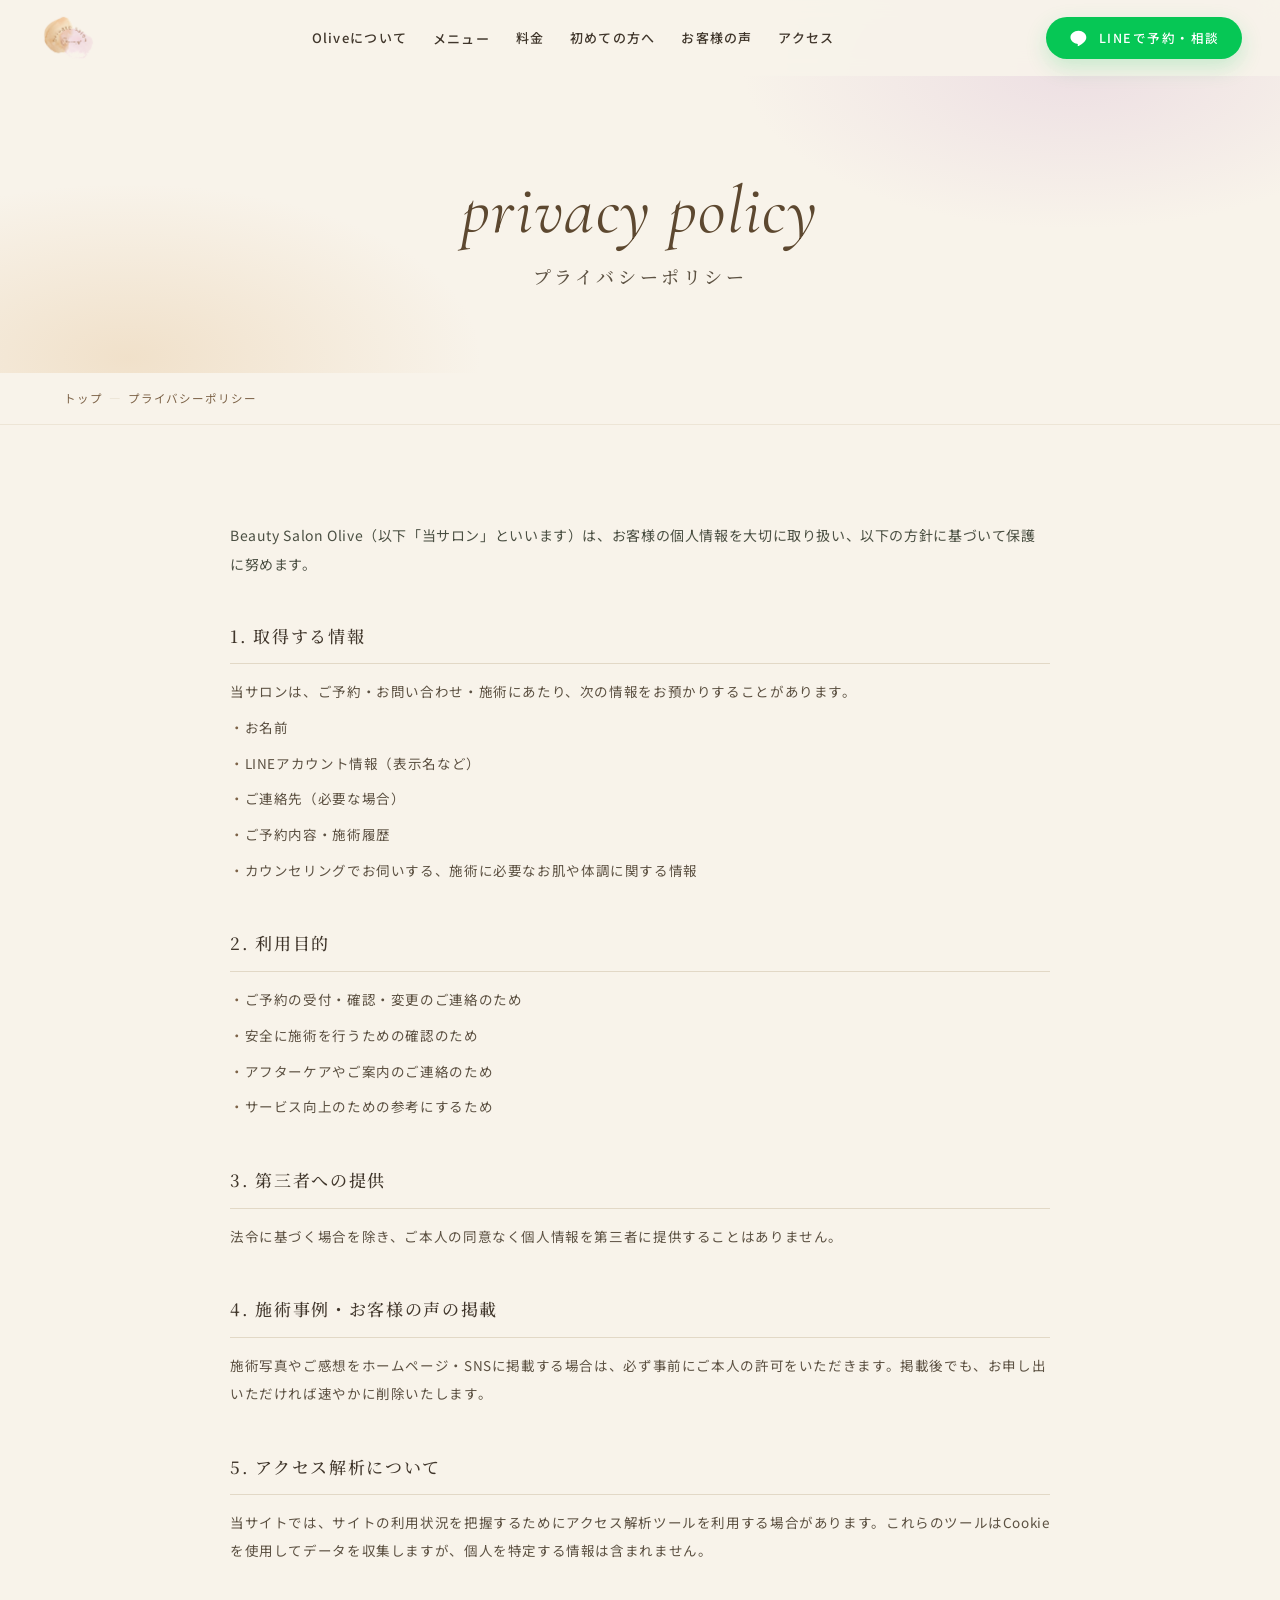
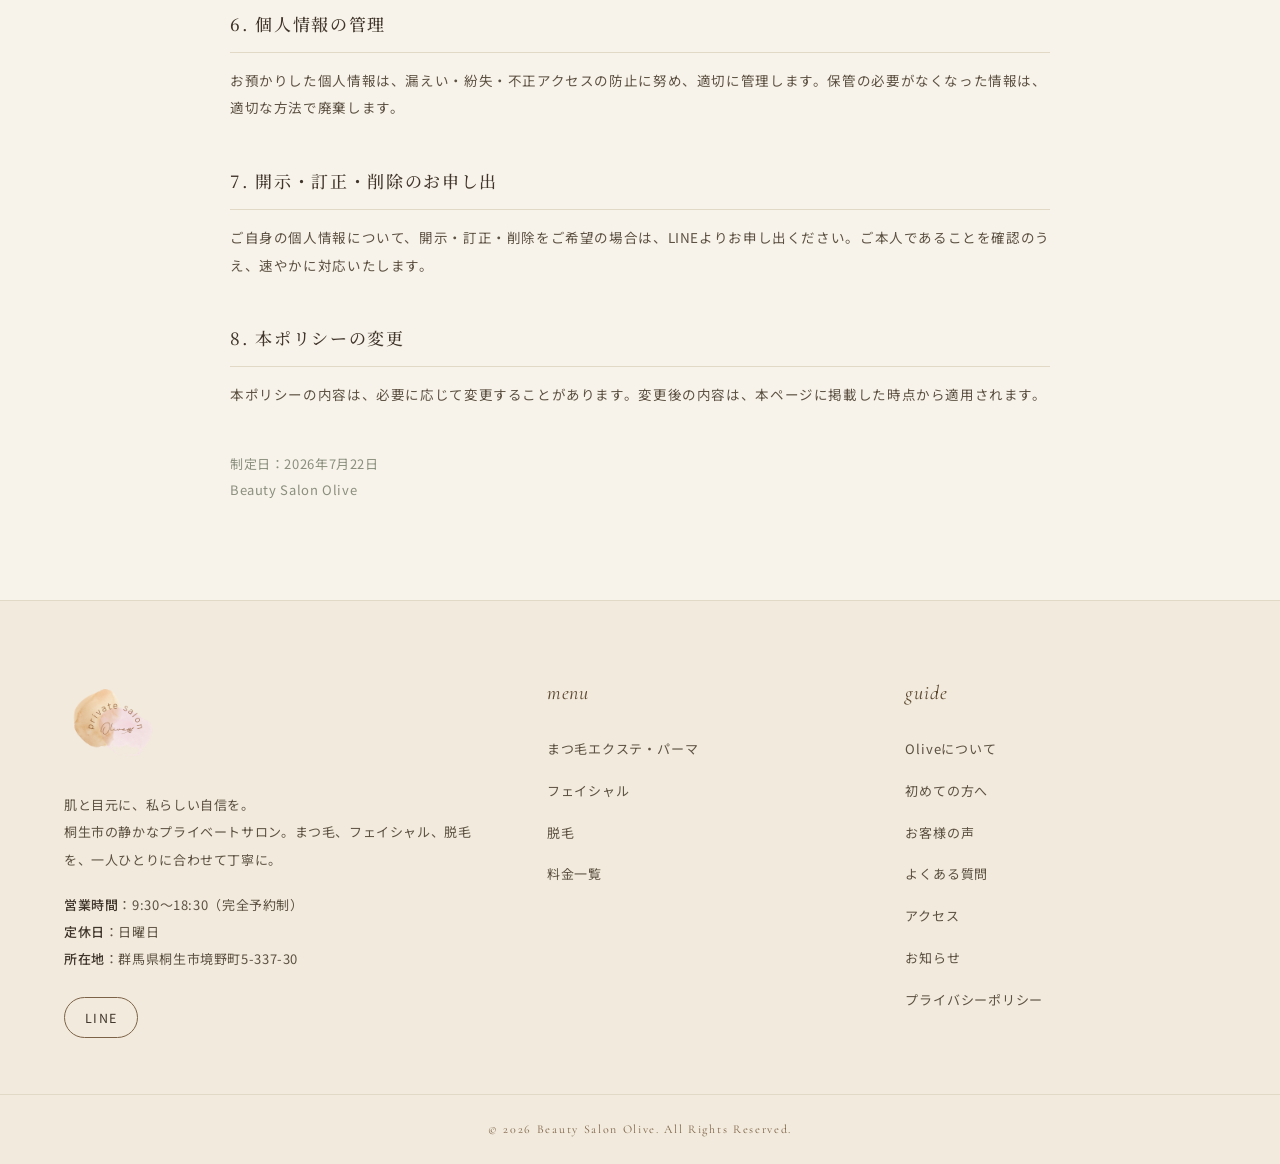
<file: privacy.html>
<!DOCTYPE html>
<html lang="ja">
<head>
<meta charset="UTF-8">
<meta name="viewport" content="width=device-width, initial-scale=1.0">
<title>プライバシーポリシー｜桐生市のプライベートサロン Olive</title>
<meta name="description" content="Beauty Salon Oliveのプライバシーポリシー。ご予約・お問い合わせでお預かりする個人情報の取り扱いについてご案内します。">
<meta name="robots" content="noindex">
<link rel="icon" href="images/favicon.png">
<link rel="preconnect" href="https://fonts.googleapis.com">
<link rel="preconnect" href="https://fonts.gstatic.com" crossorigin>
<link href="https://fonts.googleapis.com/css2?family=Cormorant+Garamond:ital,wght@0,400;0,500;0,600;1,400;1,500&family=Noto+Sans+JP:wght@400;500;700&family=Noto+Serif+JP:wght@400;500;600&display=swap" rel="stylesheet">
<link rel="stylesheet" href="css/style.css?v=20260731">
</head>
<body>

<header class="header">
  <div class="header__inner">
    <a href="index.html" class="logo" aria-label="Beauty Salon Olive トップページ">
      
      <img class="logo__img" src="images/logo.png" alt="private salon Olive">
      
    </a>
    <nav class="gnav" aria-label="メインメニュー">
      <a class="gnav__link" href="about.html">Oliveについて</a>
      <div class="gnav__item--drop">
        <a class="gnav__link" href="index.html#services">メニュー</a>
        <div class="gnav__drop">
          <a href="eyelash.html">まつ毛エクステ・パーマ</a>
          <a href="facial.html">フェイシャル</a>
          <a href="hair-removal.html">脱毛</a>
        </div>
      </div>
      <a class="gnav__link" href="price.html">料金</a>
      <a class="gnav__link" href="first.html">初めての方へ</a>
      <a class="gnav__link" href="voice.html">お客様の声</a>
      <a class="gnav__link" href="access.html">アクセス</a>
    </nav>
    <div class="header__cta">
      <a class="btn btn--line" data-line href="#"><svg class="ico-line" viewBox="0 0 24 24" fill="currentColor" aria-hidden="true"><path d="M12 3C6.9 3 2.8 6.4 2.8 10.6c0 3.7 3.2 6.8 7.6 7.4.3.1.7.2.8.5.1.2.1.6 0 .8l-.1.8c0 .2-.2.9.8.5.9-.4 5.2-3.1 7.1-5.3 1.3-1.4 1.9-2.9 1.9-4.7C21 6.4 16.9 3 12 3z"/></svg>LINEで予約・相談</a>
    </div>
    <button class="menu-toggle" aria-label="メニューを開く" aria-expanded="false"><span></span><span></span><span></span></button>
  </div>
</header>

<div class="drawer">
  <ul class="drawer__list">
    <li><a href="index.html"><span class="drawer__en">Top</span>トップページ</a></li>
    <li><a href="about.html"><span class="drawer__en">About</span>Oliveについて</a></li>
    <li><a href="eyelash.html"><span class="drawer__en">Eyelash</span>まつ毛エクステ・パーマ</a></li>
    <li><a href="facial.html"><span class="drawer__en">Facial</span>フェイシャル</a></li>
    <li><a href="hair-removal.html"><span class="drawer__en">Hair Removal</span>脱毛</a></li>
    <li><a href="price.html"><span class="drawer__en">Price</span>料金一覧</a></li>
    <li><a href="first.html"><span class="drawer__en">First Visit</span>初めての方へ</a></li>
    <li><a href="voice.html"><span class="drawer__en">Voices</span>お客様の声</a></li>
    <li><a href="faq.html"><span class="drawer__en">FAQ</span>よくある質問</a></li>
    <li><a href="access.html"><span class="drawer__en">Access</span>アクセス</a></li>
    <li><a href="news.html"><span class="drawer__en">News</span>お知らせ</a></li>
  </ul>
  <div class="drawer__cta">
    <a class="btn btn--line btn--large" data-line href="#"><svg class="ico-line" viewBox="0 0 24 24" fill="currentColor" aria-hidden="true"><path d="M12 3C6.9 3 2.8 6.4 2.8 10.6c0 3.7 3.2 6.8 7.6 7.4.3.1.7.2.8.5.1.2.1.6 0 .8l-.1.8c0 .2-.2.9.8.5.9-.4 5.2-3.1 7.1-5.3 1.3-1.4 1.9-2.9 1.9-4.7C21 6.4 16.9 3 12 3z"/></svg>LINEで予約・相談する</a>
    <a class="btn btn--ghost" data-instagram href="#">Instagramを見る</a>
  </div>
</div>

<main>

<div class="page-hero">
  <span class="page-hero__en">Privacy Policy</span>
  <h1 class="page-hero__ttl">プライバシーポリシー</h1>
</div>

<div class="breadcrumb">
  <div class="container">
    <ol>
      <li><a href="index.html">トップ</a></li>
      <li>プライバシーポリシー</li>
    </ol>
  </div>
</div>

<section class="section--tight section">
  <div class="container container--narrow">
    <p style="font-size:14px;color:#4A4F42;margin-bottom:40px;">Beauty Salon Olive（以下「当サロン」といいます）は、お客様の個人情報を大切に取り扱い、以下の方針に基づいて保護に努めます。</p>

    <div class="policy-sec">
      <h2>1. 取得する情報</h2>
      <p>当サロンは、ご予約・お問い合わせ・施術にあたり、次の情報をお預かりすることがあります。</p>
      <ul>
        <li>お名前</li>
        <li>LINEアカウント情報（表示名など）</li>
        <li>ご連絡先（必要な場合）</li>
        <li>ご予約内容・施術履歴</li>
        <li>カウンセリングでお伺いする、施術に必要なお肌や体調に関する情報</li>
      </ul>
    </div>

    <div class="policy-sec">
      <h2>2. 利用目的</h2>
      <ul>
        <li>ご予約の受付・確認・変更のご連絡のため</li>
        <li>安全に施術を行うための確認のため</li>
        <li>アフターケアやご案内のご連絡のため</li>
        <li>サービス向上のための参考にするため</li>
      </ul>
    </div>

    <div class="policy-sec">
      <h2>3. 第三者への提供</h2>
      <p>法令に基づく場合を除き、ご本人の同意なく個人情報を第三者に提供することはありません。</p>
    </div>

    <div class="policy-sec">
      <h2>4. 施術事例・お客様の声の掲載</h2>
      <p>施術写真やご感想をホームページ・SNSに掲載する場合は、必ず事前にご本人の許可をいただきます。掲載後でも、お申し出いただければ速やかに削除いたします。</p>
    </div>

    <div class="policy-sec">
      <h2>5. アクセス解析について</h2>
      <p>当サイトでは、サイトの利用状況を把握するためにアクセス解析ツールを利用する場合があります。これらのツールはCookieを使用してデータを収集しますが、個人を特定する情報は含まれません。</p>
    </div>

    <div class="policy-sec">
      <h2>6. 個人情報の管理</h2>
      <p>お預かりした個人情報は、漏えい・紛失・不正アクセスの防止に努め、適切に管理します。保管の必要がなくなった情報は、適切な方法で廃棄します。</p>
    </div>

    <div class="policy-sec">
      <h2>7. 開示・訂正・削除のお申し出</h2>
      <p>ご自身の個人情報について、開示・訂正・削除をご希望の場合は、LINEよりお申し出ください。ご本人であることを確認のうえ、速やかに対応いたします。</p>
    </div>

    <div class="policy-sec">
      <h2>8. 本ポリシーの変更</h2>
      <p>本ポリシーの内容は、必要に応じて変更することがあります。変更後の内容は、本ページに掲載した時点から適用されます。</p>
    </div>

    <p style="font-size:13px;color:#8A8F7E;margin-top:32px;">制定日：2026年7月22日<br>Beauty Salon Olive</p>
  </div>
</section>

</main>

<footer class="footer">
  <div class="container">
    <div class="footer__grid">
      <div class="footer__brand">
        <a href="index.html" class="logo" aria-label="Beauty Salon Olive トップページ">
          
          <img class="logo__img" src="images/logo.png" alt="private salon Olive">
          
        </a>
        <p class="footer__concept">肌と目元に、私らしい自信を。<br>桐生市の静かなプライベートサロン。まつ毛、フェイシャル、脱毛を、一人ひとりに合わせて丁寧に。</p>
        <p class="footer__info"><strong>営業時間</strong>：9:30〜18:30（完全予約制）<br><strong>定休日</strong>：日曜日<br><strong>所在地</strong>：群馬県桐生市境野町5-337-30</p>
        <div class="footer__sns">
          <a data-line href="#">LINE</a>
          <a data-instagram href="#">Instagram</a>
        </div>
      </div>
      <div>
        <p class="footer__ttl">Menu</p>
        <ul class="footer__links">
          <li><a href="eyelash.html">まつ毛エクステ・パーマ</a></li>
          <li><a href="facial.html">フェイシャル</a></li>
          <li><a href="hair-removal.html">脱毛</a></li>
          <li><a href="price.html">料金一覧</a></li>
        </ul>
      </div>
      <div>
        <p class="footer__ttl">Guide</p>
        <ul class="footer__links">
          <li><a href="about.html">Oliveについて</a></li>
          <li><a href="first.html">初めての方へ</a></li>
          <li><a href="voice.html">お客様の声</a></li>
          <li><a href="faq.html">よくある質問</a></li>
          <li><a href="access.html">アクセス</a></li>
          <li><a href="news.html">お知らせ</a></li>
          <li><a href="privacy.html">プライバシーポリシー</a></li>
        </ul>
      </div>
    </div>
  </div>
  <div class="footer__bottom">© <span data-year>2026</span> Beauty Salon Olive. All Rights Reserved.</div>
</footer>

<div class="sp-fixed">
  <button class="sp-fixed__menu" type="button"><svg width="18" height="18" viewBox="0 0 24 24" fill="none" stroke="currentColor" stroke-width="2" stroke-linecap="round" aria-hidden="true"><path d="M4 7h16M4 12h16M4 17h16"/></svg>メニュー</button>
  <a class="sp-fixed__line" data-line href="#"><svg class="ico-line" viewBox="0 0 24 24" fill="currentColor" aria-hidden="true"><path d="M12 3C6.9 3 2.8 6.4 2.8 10.6c0 3.7 3.2 6.8 7.6 7.4.3.1.7.2.8.5.1.2.1.6 0 .8l-.1.8c0 .2-.2.9.8.5.9-.4 5.2-3.1 7.1-5.3 1.3-1.4 1.9-2.9 1.9-4.7C21 6.4 16.9 3 12 3z"/></svg>LINEで予約・相談</a>
</div>

<script src="js/config.js?v=20260731"></script>
<script src="js/main.js?v=20260731"></script>
</body>
</html>
</file>
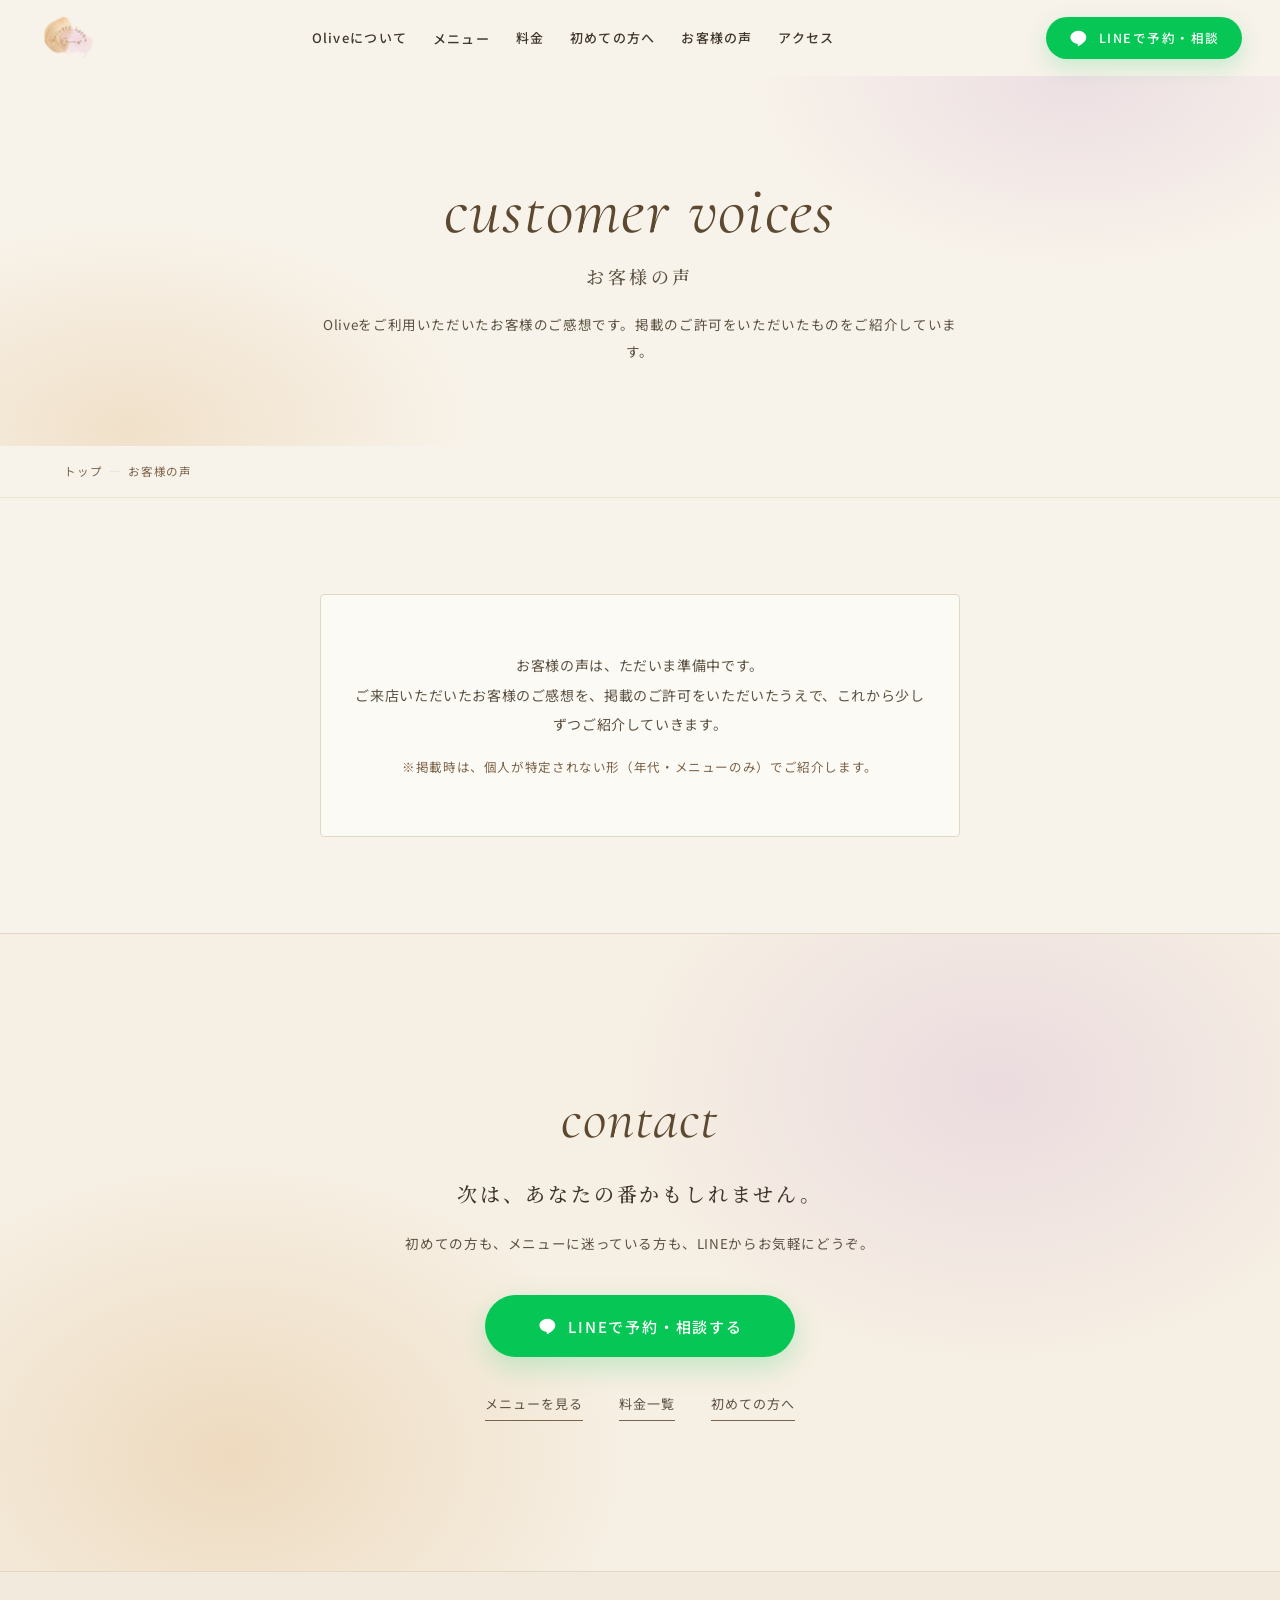
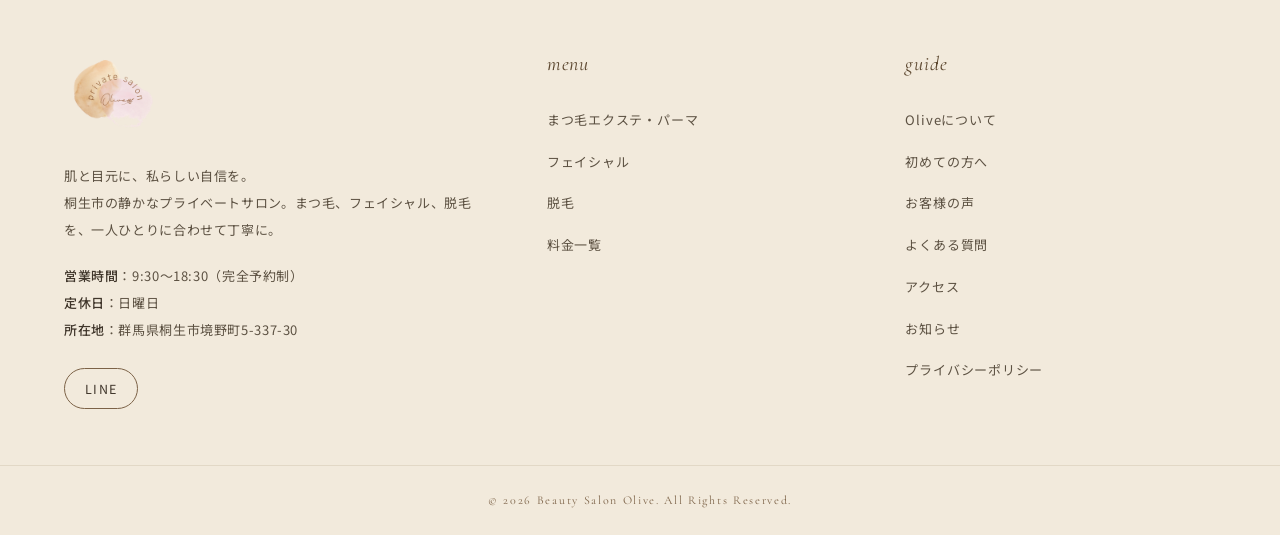
<file: voice.html>
<!DOCTYPE html>
<html lang="ja">
<head>
<meta charset="UTF-8">
<meta name="viewport" content="width=device-width, initial-scale=1.0">
<title>お客様の声｜桐生市のプライベートサロン Olive</title>
<meta name="description" content="Oliveをご利用いただいたお客様の声をご紹介します。まつ毛パーマ、フォトフェイシャル、セルフ脱毛など、実際のご感想をご覧ください。">
<link rel="icon" href="images/favicon.png">
<link rel="preconnect" href="https://fonts.googleapis.com">
<link rel="preconnect" href="https://fonts.gstatic.com" crossorigin>
<link href="https://fonts.googleapis.com/css2?family=Cormorant+Garamond:ital,wght@0,400;0,500;0,600;1,400;1,500&family=Noto+Sans+JP:wght@400;500;700&family=Noto+Serif+JP:wght@400;500;600&display=swap" rel="stylesheet">
<link rel="stylesheet" href="css/style.css?v=20260731">
</head>
<body>

<header class="header">
  <div class="header__inner">
    <a href="index.html" class="logo" aria-label="Beauty Salon Olive トップページ">
      
      <img class="logo__img" src="images/logo.png" alt="private salon Olive">
      
    </a>
    <nav class="gnav" aria-label="メインメニュー">
      <a class="gnav__link" href="about.html">Oliveについて</a>
      <div class="gnav__item--drop">
        <a class="gnav__link" href="index.html#services">メニュー</a>
        <div class="gnav__drop">
          <a href="eyelash.html">まつ毛エクステ・パーマ</a>
          <a href="facial.html">フェイシャル</a>
          <a href="hair-removal.html">脱毛</a>
        </div>
      </div>
      <a class="gnav__link" href="price.html">料金</a>
      <a class="gnav__link" href="first.html">初めての方へ</a>
      <a class="gnav__link" href="voice.html">お客様の声</a>
      <a class="gnav__link" href="access.html">アクセス</a>
    </nav>
    <div class="header__cta">
      <a class="btn btn--line" data-line href="#"><svg class="ico-line" viewBox="0 0 24 24" fill="currentColor" aria-hidden="true"><path d="M12 3C6.9 3 2.8 6.4 2.8 10.6c0 3.7 3.2 6.8 7.6 7.4.3.1.7.2.8.5.1.2.1.6 0 .8l-.1.8c0 .2-.2.9.8.5.9-.4 5.2-3.1 7.1-5.3 1.3-1.4 1.9-2.9 1.9-4.7C21 6.4 16.9 3 12 3z"/></svg>LINEで予約・相談</a>
    </div>
    <button class="menu-toggle" aria-label="メニューを開く" aria-expanded="false"><span></span><span></span><span></span></button>
  </div>
</header>

<div class="drawer">
  <ul class="drawer__list">
    <li><a href="index.html"><span class="drawer__en">Top</span>トップページ</a></li>
    <li><a href="about.html"><span class="drawer__en">About</span>Oliveについて</a></li>
    <li><a href="eyelash.html"><span class="drawer__en">Eyelash</span>まつ毛エクステ・パーマ</a></li>
    <li><a href="facial.html"><span class="drawer__en">Facial</span>フェイシャル</a></li>
    <li><a href="hair-removal.html"><span class="drawer__en">Hair Removal</span>脱毛</a></li>
    <li><a href="price.html"><span class="drawer__en">Price</span>料金一覧</a></li>
    <li><a href="first.html"><span class="drawer__en">First Visit</span>初めての方へ</a></li>
    <li><a href="voice.html"><span class="drawer__en">Voices</span>お客様の声</a></li>
    <li><a href="faq.html"><span class="drawer__en">FAQ</span>よくある質問</a></li>
    <li><a href="access.html"><span class="drawer__en">Access</span>アクセス</a></li>
    <li><a href="news.html"><span class="drawer__en">News</span>お知らせ</a></li>
  </ul>
  <div class="drawer__cta">
    <a class="btn btn--line btn--large" data-line href="#"><svg class="ico-line" viewBox="0 0 24 24" fill="currentColor" aria-hidden="true"><path d="M12 3C6.9 3 2.8 6.4 2.8 10.6c0 3.7 3.2 6.8 7.6 7.4.3.1.7.2.8.5.1.2.1.6 0 .8l-.1.8c0 .2-.2.9.8.5.9-.4 5.2-3.1 7.1-5.3 1.3-1.4 1.9-2.9 1.9-4.7C21 6.4 16.9 3 12 3z"/></svg>LINEで予約・相談する</a>
    <a class="btn btn--ghost" data-instagram href="#">Instagramを見る</a>
  </div>
</div>

<main>

<div class="page-hero">
  <span class="page-hero__en">Customer Voices</span>
  <h1 class="page-hero__ttl">お客様の声</h1>
  <p class="page-hero__lead">Oliveをご利用いただいたお客様のご感想です。掲載のご許可をいただいたものをご紹介しています。</p>
</div>

<div class="breadcrumb">
  <div class="container">
    <ol>
      <li><a href="index.html">トップ</a></li>
      <li>お客様の声</li>
    </ol>
  </div>
</div>

<section class="section--tight section">
  <div class="container">
    <!-- 実際のお客様の声が集まったら、ここにカードを掲載します -->
    <div class="voice-pending reveal">
      <p>お客様の声は、ただいま準備中です。<br>ご来店いただいたお客様のご感想を、掲載のご許可をいただいたうえで、これから少しずつご紹介していきます。</p>
      <p style="margin-top:14px;font-size:12.5px;color:var(--brown);">※掲載時は、個人が特定されない形（年代・メニューのみ）でご紹介します。</p>
    </div>
  </div>
</section>

<section class="cta-band">
  <div class="container">
    <span class="cta-band__en">Contact</span>
    <h2 class="cta-band__ttl">次は、あなたの番かもしれません。</h2>
    <p class="cta-band__txt">初めての方も、メニューに迷っている方も、LINEからお気軽にどうぞ。</p>
    <a class="btn btn--line btn--large" data-line href="#"><svg class="ico-line" viewBox="0 0 24 24" fill="currentColor" aria-hidden="true"><path d="M12 3C6.9 3 2.8 6.4 2.8 10.6c0 3.7 3.2 6.8 7.6 7.4.3.1.7.2.8.5.1.2.1.6 0 .8l-.1.8c0 .2-.2.9.8.5.9-.4 5.2-3.1 7.1-5.3 1.3-1.4 1.9-2.9 1.9-4.7C21 6.4 16.9 3 12 3z"/></svg>LINEで予約・相談する</a>
    <div class="cta-band__links">
      <a href="index.html#services">メニューを見る</a>
      <a href="price.html">料金一覧</a>
      <a href="first.html">初めての方へ</a>
    </div>
  </div>
</section>

</main>

<footer class="footer">
  <div class="container">
    <div class="footer__grid">
      <div class="footer__brand">
        <a href="index.html" class="logo" aria-label="Beauty Salon Olive トップページ">
          
          <img class="logo__img" src="images/logo.png" alt="private salon Olive">
          
        </a>
        <p class="footer__concept">肌と目元に、私らしい自信を。<br>桐生市の静かなプライベートサロン。まつ毛、フェイシャル、脱毛を、一人ひとりに合わせて丁寧に。</p>
        <p class="footer__info"><strong>営業時間</strong>：9:30〜18:30（完全予約制）<br><strong>定休日</strong>：日曜日<br><strong>所在地</strong>：群馬県桐生市境野町5-337-30</p>
        <div class="footer__sns">
          <a data-line href="#">LINE</a>
          <a data-instagram href="#">Instagram</a>
        </div>
      </div>
      <div>
        <p class="footer__ttl">Menu</p>
        <ul class="footer__links">
          <li><a href="eyelash.html">まつ毛エクステ・パーマ</a></li>
          <li><a href="facial.html">フェイシャル</a></li>
          <li><a href="hair-removal.html">脱毛</a></li>
          <li><a href="price.html">料金一覧</a></li>
        </ul>
      </div>
      <div>
        <p class="footer__ttl">Guide</p>
        <ul class="footer__links">
          <li><a href="about.html">Oliveについて</a></li>
          <li><a href="first.html">初めての方へ</a></li>
          <li><a href="voice.html">お客様の声</a></li>
          <li><a href="faq.html">よくある質問</a></li>
          <li><a href="access.html">アクセス</a></li>
          <li><a href="news.html">お知らせ</a></li>
          <li><a href="privacy.html">プライバシーポリシー</a></li>
        </ul>
      </div>
    </div>
  </div>
  <div class="footer__bottom">© <span data-year>2026</span> Beauty Salon Olive. All Rights Reserved.</div>
</footer>

<div class="sp-fixed">
  <button class="sp-fixed__menu" type="button"><svg width="18" height="18" viewBox="0 0 24 24" fill="none" stroke="currentColor" stroke-width="2" stroke-linecap="round" aria-hidden="true"><path d="M4 7h16M4 12h16M4 17h16"/></svg>メニュー</button>
  <a class="sp-fixed__line" data-line href="#"><svg class="ico-line" viewBox="0 0 24 24" fill="currentColor" aria-hidden="true"><path d="M12 3C6.9 3 2.8 6.4 2.8 10.6c0 3.7 3.2 6.8 7.6 7.4.3.1.7.2.8.5.1.2.1.6 0 .8l-.1.8c0 .2-.2.9.8.5.9-.4 5.2-3.1 7.1-5.3 1.3-1.4 1.9-2.9 1.9-4.7C21 6.4 16.9 3 12 3z"/></svg>LINEで予約・相談</a>
</div>

<script src="js/config.js?v=20260731"></script>
<script src="js/main.js?v=20260731"></script>
</body>
</html>
</file>
<file: css/style.css>
/* ============================================================
   Beauty Salon Olive — style.css  v2
   Editorial warm design inspired by bare417.com
   ============================================================ */

:root {
  /* logo-derived palette */
  --cream: #F8F3EA;
  --cream-2: #F2EADC;
  --ink: #40362B;
  --ink-soft: #5C5142;
  --brown: #7C6247;
  --brown-deep: #5D4830;
  --amber: #E2BD8C;
  --amber-soft: #EFDCBF;
  --blush: #E2CBDC;
  --blush-soft: #F0E4EC;
  --leaf: #8C9070;
  --line-green: #06C755;
  --line-green-dark: #05B34C;

  /* legacy aliases (used by sub pages) */
  --olive: #7C6247;
  --olive-dark: #5D4830;
  --deep: #40362B;
  --ivory: #F8F3EA;
  --ivory-2: #F2EADC;
  --greige: #E2D8C6;
  --greige-light: #EDE5D6;
  --rose: #C9A4BC;
  --rose-light: #F0E4EC;
  --gold: #B08D5F;
  --white: #FFFFFF;

  --font-serif: "Noto Serif JP", serif;
  --font-sans: "Noto Sans JP", sans-serif;
  --font-en: "Cormorant Garamond", serif;
  --font-script: "Sacramento", cursive;

  --header-h: 76px;
  --radius: 4px;
}

/* ---------- Reset / Base ---------- */
*, *::before, *::after { box-sizing: border-box; margin: 0; padding: 0; }

html { scroll-behavior: smooth; scroll-padding-top: calc(var(--header-h) + 16px); }

body {
  font-family: var(--font-sans);
  font-size: 15.5px;
  line-height: 2.05;
  color: var(--ink);
  background: var(--cream);
  -webkit-font-smoothing: antialiased;
  letter-spacing: 0.04em;
  overflow-x: hidden;
}

img, svg { max-width: 100%; height: auto; display: block; }
a { color: inherit; text-decoration: none; }
ul, ol { list-style: none; }
button { font-family: inherit; cursor: pointer; }

::selection { background: var(--amber-soft); }

/* ---------- Utilities ---------- */
.container { width: min(1160px, 90%); margin-inline: auto; }
.container--narrow { width: min(820px, 90%); margin-inline: auto; }

.section { padding: clamp(80px, 11vw, 140px) 0; }
.section--tight { padding: clamp(56px, 8vw, 96px) 0; }
.bg-white { background: #FCFAF5; }
.bg-ivory2 { background: var(--cream-2); }
.bg-greige { background: var(--cream-2); }

/* ---------- Editorial headings ----------
   Big lowercase italic english + small JP line (bare417 style) */
.sec-head { margin-bottom: clamp(40px, 6vw, 64px); }
.sec-head--center { text-align: center; }

.sec-en {
  display: block;
  font-family: var(--font-en);
  font-style: italic;
  font-weight: 500;
  font-size: clamp(34px, 5vw, 54px);
  line-height: 1.15;
  letter-spacing: 0.02em;
  text-transform: lowercase;
  color: var(--brown-deep);
  margin-bottom: 14px;
}
.sec-ttl {
  font-family: var(--font-serif);
  font-weight: 500;
  font-size: clamp(15px, 1.9vw, 18px);
  line-height: 1.9;
  letter-spacing: 0.14em;
  color: var(--ink-soft);
}
.sec-lead {
  margin-top: 22px;
  font-size: clamp(14.5px, 1.7vw, 15.5px);
  color: var(--ink-soft);
}

/* ---------- Buttons ---------- */
.btn {
  display: inline-flex;
  align-items: center;
  justify-content: center;
  gap: 10px;
  min-height: 54px;
  padding: 15px 40px;
  border-radius: 999px;
  font-size: 14px;
  font-weight: 500;
  letter-spacing: 0.12em;
  line-height: 1.4;
  transition: background-color .35s ease, color .35s ease, border-color .35s ease, transform .25s ease, opacity .3s ease;
  text-align: center;
}
.btn:active { transform: translateY(1px); }

.btn--line {
  background: var(--line-green);
  color: #fff;
  box-shadow: 0 8px 22px rgba(6, 199, 85, .20);
}
.btn--line:hover { background: var(--line-green-dark); }

.btn--olive { background: var(--ink); color: var(--cream); }
.btn--olive:hover { background: var(--brown-deep); }

.btn--ghost {
  background: transparent;
  color: var(--ink);
  border: 1px solid var(--brown);
}
.btn--ghost:hover { background: var(--ink); border-color: var(--ink); color: var(--cream); }

.btn--large { min-height: 62px; padding: 18px 52px; font-size: 15px; }
.btn--small { min-height: 46px; padding: 11px 26px; font-size: 13px; }

.btn .ico-line { width: 21px; height: 21px; flex-shrink: 0; }

/* text-link with arrow (bare-style understated link) */
.tx-link {
  display: inline-flex;
  align-items: center;
  gap: 10px;
  font-family: var(--font-en);
  font-style: italic;
  font-size: 19px;
  letter-spacing: 0.06em;
  color: var(--brown-deep);
  border-bottom: 1px solid var(--brown);
  padding-bottom: 3px;
  transition: opacity .3s ease, gap .3s ease;
}
.tx-link::after { content: "→"; font-style: normal; }
.tx-link:hover { opacity: .65; gap: 16px; }

/* ---------- Header ---------- */
.header {
  position: fixed;
  top: 0; left: 0; right: 0;
  z-index: 100;
  height: var(--header-h);
  background: rgba(248, 243, 234, .9);
  backdrop-filter: blur(10px);
  -webkit-backdrop-filter: blur(10px);
  transition: box-shadow .3s ease, background-color .3s ease;
}
.header.is-scrolled { box-shadow: 0 1px 0 rgba(64, 54, 43, .09); background: rgba(248, 243, 234, .97); }

.header__inner {
  width: min(1280px, 94%);
  margin-inline: auto;
  height: 100%;
  display: flex;
  align-items: center;
  justify-content: space-between;
  gap: 24px;
}

/* logo: 実ロゴ画像 */
.logo { display: inline-flex; flex-direction: column; align-items: center; line-height: 1; gap: 1px; }
.logo__img { height: 62px; width: auto; display: block; }
.footer__brand .logo__img { height: 100px; }
.logo__sub {
  font-family: var(--font-en);
  font-style: italic;
  font-size: 11px;
  letter-spacing: 0.3em;
  color: var(--brown);
}
.logo__main {
  font-family: var(--font-script);
  font-weight: 400;
  font-size: 34px;
  color: var(--brown-deep);
  display: inline-flex;
  align-items: baseline;
  gap: 4px;
  padding: 0 2px;
}
.logo__main .logo-leaf { width: 20px; height: auto; transform: translateY(-2px); }
.logo__tag {
  font-family: var(--font-en);
  font-size: 8.5px;
  letter-spacing: 0.46em;
  text-transform: uppercase;
  color: var(--gold);
}

.gnav { display: flex; align-items: center; gap: clamp(16px, 2vw, 30px); }
.gnav__link {
  font-size: 13px;
  font-weight: 500;
  letter-spacing: 0.1em;
  position: relative;
  padding: 8px 0;
  color: var(--ink);
}
.gnav__link::after {
  content: "";
  position: absolute;
  left: 0; bottom: 2px;
  width: 100%; height: 1px;
  background: var(--brown);
  transform: scaleX(0);
  transform-origin: left;
  transition: transform .35s ease;
}
.gnav__link:hover::after { transform: scaleX(1); }

.gnav__item--drop { position: relative; }
.gnav__drop {
  position: absolute;
  top: calc(100% + 6px);
  left: 50%;
  transform: translateX(-50%) translateY(8px);
  background: #FCFAF5;
  border: 1px solid var(--greige);
  border-radius: 6px;
  padding: 10px 0;
  min-width: 210px;
  opacity: 0;
  visibility: hidden;
  transition: opacity .3s ease, transform .3s ease, visibility .3s;
  box-shadow: 0 14px 34px rgba(64,54,43,.12);
}
.gnav__item--drop:hover .gnav__drop,
.gnav__item--drop:focus-within .gnav__drop {
  opacity: 1;
  visibility: visible;
  transform: translateX(-50%) translateY(0);
}
.gnav__drop a {
  display: block;
  padding: 9px 22px;
  font-size: 13px;
  letter-spacing: 0.06em;
  transition: background-color .25s ease, color .25s ease;
}
.gnav__drop a:hover { background: var(--cream-2); color: var(--brown-deep); }

.header__cta { flex-shrink: 0; }
.header .btn--line { min-height: 42px; padding: 9px 22px; font-size: 12.5px; }

/* Hamburger */
.menu-toggle {
  display: none;
  width: 46px; height: 46px;
  background: transparent;
  border: none;
  position: relative;
  z-index: 130;
}
.menu-toggle span {
  position: absolute;
  left: 11px;
  width: 24px; height: 1.5px;
  background: var(--ink);
  transition: transform .35s ease, opacity .3s ease, top .35s ease;
}
.menu-toggle span:nth-child(1) { top: 16px; }
.menu-toggle span:nth-child(2) { top: 23px; }
.menu-toggle span:nth-child(3) { top: 30px; }
.menu-toggle.is-open span:nth-child(1) { top: 23px; transform: rotate(45deg); }
.menu-toggle.is-open span:nth-child(2) { opacity: 0; }
.menu-toggle.is-open span:nth-child(3) { top: 23px; transform: rotate(-45deg); }

/* Drawer */
.drawer {
  position: fixed;
  inset: 0;
  z-index: 120;
  background: var(--cream);
  padding: calc(var(--header-h) + 24px) 8% 120px;
  overflow-y: auto;
  opacity: 0;
  visibility: hidden;
  transition: opacity .4s ease, visibility .4s;
}
.drawer.is-open { opacity: 1; visibility: visible; }

.drawer__list { display: flex; flex-direction: column; }
.drawer__list > li { border-bottom: 1px solid var(--greige); }
.drawer__list a {
  display: flex;
  align-items: baseline;
  gap: 14px;
  padding: 16px 4px;
  font-size: 14px;
  font-weight: 500;
  letter-spacing: 0.08em;
}
.drawer__en {
  font-family: var(--font-en);
  font-style: italic;
  font-size: 17px;
  letter-spacing: 0.04em;
  text-transform: lowercase;
  color: var(--brown);
  display: block;
  line-height: 1.2;
  min-width: 5.2em;
}
.drawer__cta { margin-top: 30px; display: flex; flex-direction: column; gap: 14px; }

/* ---------- SP bottom fixed bar ---------- */
.sp-fixed {
  position: fixed;
  left: 0; right: 0; bottom: 0;
  z-index: 90;
  display: none;
  grid-template-columns: 1fr 1.6fr;
  gap: 1px;
  background: rgba(64,54,43,.15);
  border-top: 1px solid rgba(64,54,43,.10);
}
.sp-fixed a, .sp-fixed button {
  display: flex;
  align-items: center;
  justify-content: center;
  gap: 8px;
  min-height: 56px;
  font-size: 13.5px;
  font-weight: 500;
  letter-spacing: 0.05em;
  border: none;
}
.sp-fixed__menu { background: var(--cream); color: var(--ink); }
.sp-fixed__line { background: var(--line-green); color: #fff; }
.sp-fixed__line .ico-line { width: 20px; height: 20px; }

/* ---------- Footer (light, minimal like bare) ---------- */
.footer {
  background: var(--cream-2);
  color: var(--ink);
  padding: 72px 0 0;
  border-top: 1px solid var(--greige);
}
.footer a { transition: opacity .3s ease; }
.footer a:hover { opacity: .6; }

.footer__grid {
  display: grid;
  grid-template-columns: 1.4fr 1fr 1fr;
  gap: 48px;
  padding-bottom: 56px;
}
.footer__brand { display: flex; flex-direction: column; align-items: flex-start; gap: 18px; }
.footer__brand .logo { align-items: flex-start; }
.footer__brand .logo__main { font-size: 42px; color: var(--brown-deep); }
.footer__concept { font-size: 13px; line-height: 2.1; color: var(--ink-soft); }
.footer__info { font-size: 13px; line-height: 2.1; color: var(--ink-soft); }
.footer__info strong { color: var(--ink); font-weight: 500; }

.footer__ttl {
  font-family: var(--font-en);
  font-style: italic;
  font-size: 20px;
  letter-spacing: 0.04em;
  text-transform: lowercase;
  color: var(--brown-deep);
  margin-bottom: 18px;
}
.footer__links li { margin-bottom: 10px; }
.footer__links a { font-size: 13px; color: var(--ink-soft); letter-spacing: 0.06em; }

.footer__sns { display: flex; gap: 12px; margin-top: 6px; }
.footer__sns a {
  display: inline-flex;
  align-items: center;
  gap: 8px;
  font-size: 12.5px;
  letter-spacing: 0.1em;
  color: var(--ink);
  border: 1px solid var(--brown);
  border-radius: 999px;
  padding: 7px 20px;
}
.footer__bottom {
  border-top: 1px solid var(--greige);
  padding: 22px 0;
  text-align: center;
  font-family: var(--font-en);
  font-size: 12px;
  letter-spacing: 0.14em;
  color: var(--brown);
}

/* ---------- Hero ---------- */
.hero {
  position: relative;
  min-height: min(100svh, 940px);
  display: flex;
  align-items: center;
  justify-content: center;
  text-align: center;
  padding: calc(var(--header-h) + 30px) 0 90px;
  overflow: hidden;
}
.hero__bg { position: absolute; inset: 0; z-index: -1; }
.hero__bg img { width: 100%; height: 100%; object-fit: cover; }
.hero__bg::after {
  content: "";
  position: absolute;
  inset: 0;
  background: linear-gradient(to bottom,
    rgba(248, 243, 234, 0.94),
    rgba(248, 243, 234, 0.72) 46%,
    rgba(248, 243, 234, 0.92));
}

.hero__inner { width: min(860px, 92%); margin-inline: auto; display: flex; flex-direction: column; align-items: center; }

.hero__logo { width: min(460px, 82vw); margin-bottom: clamp(20px, 3.5vw, 36px); }

/* 実ロゴ画像（背景透過済み） */
.hero__logo--img {
  width: min(340px, 68vw);
  height: auto;
}

.hero__ttl {
  font-family: var(--font-serif);
  font-weight: 500;
  font-size: clamp(26px, 4.6vw, 44px);
  line-height: 1.75;
  letter-spacing: 0.12em;
  color: var(--ink);
  margin-bottom: 20px;
}
.hero__lead {
  font-size: clamp(13.5px, 1.7vw, 15px);
  line-height: 2.2;
  letter-spacing: 0.1em;
  color: var(--ink-soft);
  margin-bottom: 38px;
}
.hero__btns { display: flex; flex-wrap: wrap; gap: 16px; align-items: center; justify-content: center; }
.hero__scroll {
  position: absolute;
  bottom: 24px;
  left: 50%;
  transform: translateX(-50%);
  font-family: var(--font-en);
  font-style: italic;
  font-size: 13px;
  letter-spacing: 0.26em;
  color: var(--brown);
  display: flex;
  flex-direction: column;
  align-items: center;
  gap: 8px;
}
.hero__scroll::after {
  content: "";
  width: 1px; height: 42px;
  background: linear-gradient(to bottom, var(--brown), transparent);
  animation: scrollLine 2.2s ease-in-out infinite;
}
@keyframes scrollLine {
  0% { transform: scaleY(0); transform-origin: top; }
  45% { transform: scaleY(1); transform-origin: top; }
  55% { transform: scaleY(1); transform-origin: bottom; }
  100% { transform: scaleY(0); transform-origin: bottom; }
}

/* ---------- Marquee tagline (bare-style) ---------- */
.marquee {
  overflow: hidden;
  border-top: 1px solid var(--greige);
  border-bottom: 1px solid var(--greige);
  background: #FCFAF5;
  padding: 18px 0;
}
.marquee__track {
  display: flex;
  width: max-content;
  animation: marquee 30s linear infinite;
}
.marquee__unit {
  display: flex;
  align-items: center;
  gap: 42px;
  padding-right: 42px;
  white-space: nowrap;
  font-family: var(--font-en);
  font-style: italic;
  font-size: clamp(19px, 2.4vw, 26px);
  letter-spacing: 0.06em;
  color: var(--brown-deep);
}
.marquee__unit .mq-star { color: var(--amber); font-style: normal; font-size: .8em; }
.marquee__unit .mq-jp { font-family: var(--font-serif); font-style: normal; font-size: .62em; letter-spacing: 0.22em; color: var(--ink-soft); }
@keyframes marquee { from { transform: translateX(0); } to { transform: translateX(-50%); } }

/* ---------- Services grid (6 cards, bare-style) ---------- */
.svc-grid {
  display: grid;
  grid-template-columns: repeat(3, 1fr);
  gap: clamp(18px, 2.6vw, 34px) clamp(16px, 2.2vw, 28px);
}
.svc-card { display: block; }
.svc-card__img {
  aspect-ratio: 4 / 5;
  overflow: hidden;
  border-radius: var(--radius);
  margin-bottom: 16px;
  background: var(--cream-2);
}
.svc-card__img img { width: 100%; height: 100%; object-fit: cover; transition: transform .9s cubic-bezier(.22,.61,.36,1); }
.svc-card:hover .svc-card__img img { transform: scale(1.05); }
.svc-card__en {
  font-family: var(--font-en);
  font-style: italic;
  font-size: 21px;
  letter-spacing: 0.04em;
  text-transform: lowercase;
  color: var(--brown-deep);
  line-height: 1.3;
}
.svc-card__jp {
  display: flex;
  align-items: baseline;
  justify-content: space-between;
  gap: 12px;
  font-size: 13px;
  letter-spacing: 0.1em;
  color: var(--ink-soft);
  margin-top: 3px;
}
.svc-card__price {
  font-family: "Cormorant Garamond", "Noto Sans JP", sans-serif;
  font-size: 14px;
  letter-spacing: 0.06em;
  color: var(--brown);
  white-space: nowrap;
}

/* ---------- Full-width image break ---------- */
.img-break { overflow: hidden; }
.img-break img {
  width: 100%;
  height: clamp(240px, 44vw, 520px);
  object-fit: cover;
}

/* ---------- Belong (about) section ---------- */
.belong__grid {
  display: grid;
  grid-template-columns: 1fr 1.05fr;
  gap: clamp(40px, 7vw, 96px);
  align-items: center;
}
.belong__img { border-radius: var(--radius); overflow: hidden; }
.belong__img img { width: 100%; height: 100%; object-fit: cover; }

/* legacy concept grid */
.concept__grid {
  display: grid;
  grid-template-columns: 1.05fr 1fr;
  gap: clamp(36px, 6vw, 80px);
  align-items: center;
}
.concept__img { border-radius: var(--radius); overflow: hidden; }
.concept__img img { width: 100%; height: 100%; object-fit: cover; }

/* ---------- Why Olive — minimal numbered list ---------- */
.why-list { display: grid; grid-template-columns: 1fr 1fr; gap: 0 clamp(40px, 6vw, 88px); }
.why-item {
  padding: clamp(26px, 3.5vw, 38px) 4px;
  border-bottom: 1px solid var(--greige);
  position: relative;
  background: transparent;
}
.why-item__num {
  font-family: var(--font-en);
  font-style: italic;
  font-size: 30px;
  color: var(--amber);
  display: block;
  margin-bottom: 10px;
  line-height: 1;
}
.why-item__ttl {
  font-family: var(--font-serif);
  font-size: 17.5px;
  font-weight: 500;
  letter-spacing: 0.1em;
  margin-bottom: 12px;
  line-height: 1.7;
}
.why-item__txt { font-size: 13.5px; color: var(--ink-soft); }
.why-item--em .why-item__num { color: var(--rose); }

.why-badge {
  display: inline-block;
  margin-left: 10px;
  font-size: 11px;
  letter-spacing: .12em;
  color: #fff;
  background: var(--rose);
  border-radius: 999px;
  padding: 3px 13px;
  vertical-align: middle;
}

/* ---------- Menu guide ---------- */
.guide-cards {
  display: grid;
  grid-template-columns: repeat(3, 1fr);
  gap: clamp(18px, 2.6vw, 30px);
  margin-bottom: 44px;
}
.guide-card {
  background: #FCFAF5;
  border: 1px solid var(--greige);
  border-radius: var(--radius);
  padding: 32px 28px;
}
.guide-card__ttl {
  font-family: var(--font-serif);
  font-size: 17px;
  font-weight: 500;
  letter-spacing: 0.1em;
  margin-bottom: 16px;
}
.guide-card__list { margin-bottom: 18px; }
.guide-card__list li {
  font-size: 13px;
  color: var(--ink-soft);
  padding-left: 1.2em;
  position: relative;
  margin-bottom: 6px;
}
.guide-card__list li::before {
  content: "";
  position: absolute;
  left: 2px; top: 0.8em;
  width: 5px; height: 5px;
  border-radius: 50%;
  background: var(--amber);
}
.guide-card__reco {
  background: var(--cream-2);
  border-radius: var(--radius);
  padding: 13px 16px;
  font-size: 13px;
  line-height: 1.8;
}
.guide-card__reco span {
  display: block;
  font-family: var(--font-en);
  font-style: italic;
  font-size: 14px;
  letter-spacing: 0.08em;
  color: var(--brown);
  margin-bottom: 2px;
}
.guide__cta { text-align: center; }
.guide__note { margin-top: 16px; font-size: 12.5px; color: var(--brown); }

/* ---------- Popular menu ---------- */
.pop-cards {
  display: grid;
  grid-template-columns: repeat(3, 1fr);
  gap: clamp(18px, 2.6vw, 30px);
}
.pop-card {
  background: #FCFAF5;
  border: 1px solid var(--greige);
  border-radius: var(--radius);
  padding: 34px 30px;
  display: flex;
  flex-direction: column;
}
.pop-card__badge {
  display: inline-block;
  align-self: flex-start;
  font-size: 11px;
  letter-spacing: 0.14em;
  color: var(--cream);
  background: var(--brown);
  border-radius: 999px;
  padding: 5px 16px;
  margin-bottom: 18px;
}
.pop-card__badge--rose { background: var(--rose); }
.pop-card__ttl {
  font-family: var(--font-serif);
  font-size: 18px;
  font-weight: 500;
  letter-spacing: 0.08em;
  line-height: 1.7;
  margin-bottom: 12px;
}
.pop-card__price {
  font-family: "Cormorant Garamond", "Noto Sans JP", sans-serif;
  font-size: 34px;
  color: var(--brown-deep);
  letter-spacing: 0.03em;
  margin-bottom: 4px;
  line-height: 1.2;
}
.pop-card__price small { font-size: 12.5px; font-family: var(--font-sans); color: var(--brown); margin-left: 4px; letter-spacing: .06em; }
.pop-card__note { font-size: 11.5px; color: var(--brown); margin-bottom: 12px; }
.pop-card__txt { font-size: 13.5px; color: var(--ink-soft); margin-bottom: 24px; }
.pop-card__btn { margin-top: auto; }

/* ---------- Case / Before & After ---------- */
.case-grid {
  display: grid;
  grid-template-columns: repeat(2, 1fr);
  gap: clamp(24px, 3.5vw, 40px);
}
.case-card {
  background: #FCFAF5;
  border-radius: var(--radius);
  overflow: hidden;
  border: 1px solid var(--greige);
}
.case-card__imgs { display: grid; grid-template-columns: 1fr 1fr; gap: 2px; background: var(--greige); }
.case-card__imgs figure { position: relative; aspect-ratio: 1; overflow: hidden; }
.case-card__imgs img { width: 100%; height: 100%; object-fit: cover; }
.case-card__imgs figcaption {
  position: absolute;
  left: 10px; bottom: 10px;
  font-family: var(--font-en);
  font-style: italic;
  font-size: 13px;
  letter-spacing: 0.1em;
  background: rgba(248,243,234,.92);
  color: var(--ink);
  padding: 3px 14px;
  border-radius: 999px;
}
.case-card__body { padding: 24px 26px 28px; }
.case-card__body dl { font-size: 13px; line-height: 1.9; }
.case-card__body dt { float: left; clear: left; width: 6em; color: var(--brown); font-weight: 500; }
.case-card__body dd { margin-left: 6.5em; margin-bottom: 4px; }
.case-note { margin-top: 28px; font-size: 12px; color: var(--brown); text-align: center; }

/* ---------- Salon / Staff ---------- */
.salon__grid {
  display: grid;
  grid-template-columns: 1fr 1.05fr;
  gap: clamp(36px, 6vw, 80px);
  align-items: center;
}
.salon__imgs { display: grid; grid-template-columns: 1fr; gap: 16px; }
.salon__imgs img { border-radius: var(--radius); width: 100%; object-fit: cover; }
.salon__points { margin-top: 28px; display: flex; flex-wrap: wrap; gap: 10px; }
.salon__points li {
  font-size: 12px;
  letter-spacing: 0.08em;
  background: #FCFAF5;
  border: 1px solid var(--brown);
  color: var(--brown-deep);
  border-radius: 999px;
  padding: 7px 18px;
}

.staff__grid {
  display: grid;
  grid-template-columns: 0.8fr 1.2fr;
  gap: clamp(36px, 6vw, 72px);
  align-items: center;
}
.staff__img img { border-radius: var(--radius); width: 100%; }
.staff__msg {
  margin-top: 24px;
  background: var(--blush-soft);
  border-left: 2px solid var(--rose);
  border-radius: 0 var(--radius) var(--radius) 0;
  padding: 20px 24px;
  font-size: 13.5px;
  color: var(--ink-soft);
}

/* ---------- Voices ---------- */
.voice-grid {
  display: grid;
  grid-template-columns: repeat(3, 1fr);
  gap: clamp(18px, 2.6vw, 28px);
}
.voice-card {
  background: #FCFAF5;
  border: 1px solid var(--greige);
  border-radius: var(--radius);
  padding: 32px 28px;
  display: flex;
  flex-direction: column;
}
.voice-card__head { display: flex; align-items: center; gap: 12px; margin-bottom: 14px; }
.voice-card__ico {
  width: 42px; height: 42px;
  border-radius: 50%;
  background: var(--amber-soft);
  display: flex;
  align-items: center;
  justify-content: center;
  flex-shrink: 0;
}
.voice-card__ico svg { width: 22px; height: 22px; }
.voice-card__meta { font-size: 13px; font-weight: 500; line-height: 1.5; }
.voice-card__meta span { display: block; font-family: var(--font-en); font-style: italic; font-size: 13px; color: var(--brown); font-weight: 400; }
.voice-card__stars { color: var(--gold); font-size: 12.5px; letter-spacing: 0.18em; margin-bottom: 10px; }
.voice-card__txt { font-size: 13px; color: var(--ink-soft); }
.voice-note { margin-top: 24px; text-align: center; font-size: 12px; color: var(--brown); }
.voice-pending {
  background: #FCFAF5;
  border: 1px solid var(--greige);
  border-radius: var(--radius);
  padding: clamp(36px, 5vw, 56px) 28px;
  text-align: center;
  font-size: 14px;
  line-height: 2.1;
  color: var(--ink-soft);
  width: min(640px, 100%);
  margin-inline: auto;
}

/* ---------- Flow ---------- */
.flow { counter-reset: step; }
.flow-step { position: relative; padding: 0 0 42px 76px; }
.flow-step::before {
  counter-increment: step;
  content: "0" counter(step);
  position: absolute;
  left: 0; top: -6px;
  width: 52px; height: 52px;
  border-radius: 50%;
  border: 1px solid var(--brown);
  color: var(--brown-deep);
  background: transparent;
  font-family: var(--font-en);
  font-style: italic;
  font-size: 18px;
  display: flex;
  align-items: center;
  justify-content: center;
}
.flow-step::after {
  content: "";
  position: absolute;
  left: 26px; top: 52px;
  bottom: 4px;
  width: 1px;
  background: var(--greige);
}
.flow-step:last-child { padding-bottom: 0; }
.flow-step:last-child::after { display: none; }
.flow-step__ttl {
  font-family: var(--font-serif);
  font-size: 17px;
  font-weight: 500;
  letter-spacing: 0.1em;
  margin-bottom: 8px;
  padding-top: 6px;
}
.flow-step__txt { font-size: 13.5px; color: var(--ink-soft); }
.flow__note { margin-top: 32px; font-size: 13px; color: var(--ink-soft); background: var(--cream-2); border-radius: var(--radius); padding: 18px 24px; }

/* ---------- FAQ ---------- */
.faq-list { display: flex; flex-direction: column; }
.faq-item {
  background: transparent;
  border: none;
  border-bottom: 1px solid var(--greige);
}
.faq-item:first-child { border-top: 1px solid var(--greige); }
.faq-item summary {
  list-style: none;
  display: flex;
  align-items: flex-start;
  gap: 16px;
  padding: 22px 54px 22px 4px;
  font-size: 14.5px;
  font-weight: 500;
  letter-spacing: 0.06em;
  cursor: pointer;
  position: relative;
  line-height: 1.8;
}
.faq-item summary::-webkit-details-marker { display: none; }
.faq-item summary::before {
  content: "q.";
  font-family: var(--font-en);
  font-style: italic;
  font-size: 21px;
  color: var(--brown);
  line-height: 1.2;
}
.faq-item summary::after {
  content: "";
  position: absolute;
  right: 18px; top: 34px;
  width: 9px; height: 9px;
  border-right: 1.2px solid var(--brown);
  border-bottom: 1.2px solid var(--brown);
  transform: rotate(45deg);
  transition: transform .35s ease;
}
.faq-item[open] summary::after { transform: rotate(225deg); }
.faq-item__a {
  display: flex;
  gap: 16px;
  padding: 0 24px 24px 4px;
  font-size: 13.5px;
  color: var(--ink-soft);
  line-height: 2;
}
.faq-item__a::before {
  content: "a.";
  font-family: var(--font-en);
  font-style: italic;
  font-size: 21px;
  color: var(--rose);
  line-height: 1.3;
  flex-shrink: 0;
}
.faq__more { margin-top: 40px; text-align: center; }

/* ---------- Access ---------- */
.access-grid {
  display: grid;
  grid-template-columns: 1fr 1fr;
  gap: clamp(32px, 5vw, 64px);
  align-items: start;
}
.access-table { width: 100%; border-collapse: collapse; font-size: 14px; }
.access-table th, .access-table td {
  text-align: left;
  padding: 16px 8px;
  border-bottom: 1px solid var(--greige);
  vertical-align: top;
  line-height: 1.9;
}
.access-table th {
  width: 7.5em;
  font-weight: 500;
  color: var(--brown-deep);
  white-space: nowrap;
}
.access__map {
  border-radius: var(--radius);
  overflow: hidden;
  background: var(--cream-2);
  aspect-ratio: 4 / 3;
  position: relative;
}
.access__map iframe { width: 100%; height: 100%; border: 0; }
.access__map-ph {
  position: absolute;
  inset: 0;
  display: flex;
  flex-direction: column;
  align-items: center;
  justify-content: center;
  gap: 10px;
  color: var(--brown);
  font-size: 12.5px;
  letter-spacing: 0.08em;
  text-align: center;
  padding: 20px;
}
.access__map-ph svg { width: 42px; height: 42px; opacity: .6; }
.access__note { margin-top: 20px; font-size: 12.5px; color: var(--ink-soft); }

/* ---------- Book section ---------- */
.book { text-align: center; }
.book__txt { font-size: 14px; color: var(--ink-soft); margin-bottom: 36px; }

/* ---------- CTA band (soft blush like bare finale) ---------- */
.cta-band {
  position: relative;
  background:
    radial-gradient(ellipse 46% 68% at 78% 24%, rgba(226,203,220,.55), transparent 64%),
    radial-gradient(ellipse 50% 74% at 18% 82%, rgba(226,189,140,.42), transparent 62%),
    #F6EFE3;
  color: var(--ink);
  text-align: center;
  padding: clamp(88px, 12vw, 150px) 0;
  overflow: hidden;
  border-top: 1px solid var(--greige);
}
.cta-band__en {
  font-family: var(--font-en);
  font-style: italic;
  font-size: clamp(34px, 5.4vw, 58px);
  letter-spacing: 0.02em;
  text-transform: lowercase;
  color: var(--brown-deep);
  display: block;
  line-height: 1.2;
  margin-bottom: 20px;
}
.cta-band__ttl {
  font-family: var(--font-serif);
  font-size: clamp(16px, 2.2vw, 20px);
  font-weight: 500;
  letter-spacing: 0.14em;
  line-height: 2;
  margin-bottom: 16px;
}
.cta-band__txt { font-size: 13.5px; color: var(--ink-soft); margin-bottom: 38px; }
.cta-band .btn--line { box-shadow: 0 10px 28px rgba(6,199,85,.22); }
.cta-band__links {
  margin-top: 34px;
  display: flex;
  justify-content: center;
  flex-wrap: wrap;
  gap: 12px 36px;
}
.cta-band__links a {
  font-size: 13px;
  letter-spacing: 0.08em;
  color: var(--ink-soft);
  border-bottom: 1px solid var(--brown);
  padding-bottom: 2px;
  transition: opacity .3s ease;
}
.cta-band__links a:hover { opacity: .6; }

/* ---------- Sub page common ---------- */
.page-hero {
  padding: calc(var(--header-h) + clamp(56px, 8vw, 96px)) 0 clamp(48px, 7vw, 80px);
  background:
    radial-gradient(ellipse 42% 70% at 84% 18%, rgba(226,203,220,.5), transparent 62%),
    radial-gradient(ellipse 46% 78% at 10% 96%, rgba(226,189,140,.34), transparent 60%),
    var(--cream);
  text-align: center;
}
.page-hero__en {
  font-family: var(--font-en);
  font-style: italic;
  font-size: clamp(40px, 6.4vw, 68px);
  letter-spacing: 0.02em;
  text-transform: lowercase;
  color: var(--brown-deep);
  display: block;
  line-height: 1.15;
  margin-bottom: 10px;
}
.page-hero__ttl {
  font-family: var(--font-serif);
  font-size: clamp(15px, 2vw, 18px);
  font-weight: 500;
  letter-spacing: 0.2em;
  line-height: 1.8;
  color: var(--ink-soft);
}
.page-hero__lead { margin-top: 18px; font-size: 13.5px; color: var(--ink-soft); width: min(640px, 90%); margin-inline: auto; }

.breadcrumb {
  padding: 14px 0;
  font-size: 11.5px;
  letter-spacing: 0.08em;
  color: var(--brown);
  background: var(--cream);
  border-bottom: 1px solid var(--greige-light);
}
.breadcrumb ol { display: flex; flex-wrap: wrap; gap: 6px; }
.breadcrumb li:not(:last-child)::after { content: "—"; margin-left: 6px; color: var(--greige); }
.breadcrumb a:hover { color: var(--brown-deep); }

/* Menu detail */
.menu-sec__img { border-radius: var(--radius); overflow: hidden; margin-bottom: 40px; }
.menu-sec__img img { width: 100%; aspect-ratio: 21 / 9; object-fit: cover; }

.reco-box {
  background: #FCFAF5;
  border-radius: var(--radius);
  border: 1px solid var(--greige);
  padding: clamp(26px, 3.5vw, 38px);
  margin-bottom: 44px;
}
.reco-box__ttl {
  font-family: var(--font-serif);
  font-size: 16.5px;
  font-weight: 500;
  letter-spacing: 0.1em;
  color: var(--brown-deep);
  margin-bottom: 16px;
}
.check-list li {
  position: relative;
  padding-left: 30px;
  font-size: 14px;
  margin-bottom: 9px;
  color: var(--ink-soft);
}
.check-list li::before {
  content: "";
  position: absolute;
  left: 2px; top: 8px;
  width: 14px; height: 8px;
  border-left: 1.5px solid var(--brown);
  border-bottom: 1.5px solid var(--brown);
  transform: rotate(-45deg);
}

.feature-grid {
  display: grid;
  grid-template-columns: repeat(2, 1fr);
  gap: clamp(18px, 2.5vw, 28px);
}
.feature-item {
  background: #FCFAF5;
  border-radius: var(--radius);
  padding: 28px 28px;
  border: 1px solid var(--greige);
}
.feature-item__ttl {
  font-family: var(--font-serif);
  font-size: 15.5px;
  font-weight: 500;
  letter-spacing: 0.08em;
  margin-bottom: 8px;
  color: var(--ink);
}
.feature-item__ttl::before { content: "— "; color: var(--amber); }
.feature-item__txt { font-size: 13px; color: var(--ink-soft); }

/* Price table */
.price-block { margin-bottom: 52px; }
.price-block__ttl {
  font-family: var(--font-serif);
  font-size: clamp(17px, 2.2vw, 20px);
  font-weight: 500;
  letter-spacing: 0.1em;
  margin-bottom: 6px;
  display: flex;
  align-items: baseline;
  gap: 14px;
  flex-wrap: wrap;
}
.price-block__ttl small {
  font-family: var(--font-en);
  font-style: italic;
  font-size: 16px;
  letter-spacing: 0.06em;
  text-transform: lowercase;
  color: var(--brown);
  font-weight: 400;
}
.price-block__note { font-size: 12.5px; color: var(--brown); margin-bottom: 18px; }

/* 料金カテゴリの見出し（まつ毛エクステ など） */
.price-cat {
  font-family: var(--font-serif);
  font-weight: 500;
  font-size: clamp(19px, 2.4vw, 22px);
  letter-spacing: 0.12em;
  display: flex;
  align-items: baseline;
  gap: 14px;
  margin-bottom: 20px;
  padding-bottom: 12px;
  border-bottom: 1px solid var(--greige);
}
.price-cat small {
  font-family: var(--font-en);
  font-style: italic;
  font-size: 16px;
  letter-spacing: 0.06em;
  text-transform: lowercase;
  color: var(--brown);
  font-weight: 400;
}

/* 料金表を2列に並べる（紙のメニュー表と同じ構成） */
.price-cols {
  display: grid;
  grid-template-columns: 1fr 1fr;
  gap: 28px clamp(20px, 3vw, 36px);
  align-items: start;
  margin-bottom: 48px;
}
.price-cols .price-block { margin-bottom: 0; }

/* 2列の画像バナー */
.price-imgpair {
  display: grid;
  grid-template-columns: 1fr 1fr;
  gap: clamp(20px, 3vw, 36px);
  margin-bottom: 40px;
}
.price-imgpair img {
  width: 100%;
  aspect-ratio: 16 / 9;
  object-fit: cover;
  border-radius: var(--radius);
}

/* 品名 …… 価格 の点線メニュー型（余白を詰めたコンパクト表示） */
.price-table {
  width: 100%;
  background: #FCFAF5;
  border: 1px solid var(--greige);
  border-radius: var(--radius);
  overflow: hidden;
  font-size: 14px;
  line-height: 1.55;
}
.price-table, .price-table thead, .price-table tbody { display: block; }
.price-table tbody { padding: 6px 0; }
.price-table tr {
  display: flex;
  align-items: baseline;
  gap: 12px;
  padding: 7px 20px;
}
.price-table th, .price-table td {
  padding: 0;
  border: none;
  text-align: left;
  font-weight: 400;
}
.price-table thead tr { background: var(--cream-2); padding: 9px 20px; }
.price-table thead th {
  color: var(--brown-deep);
  font-weight: 500;
  font-size: 12px;
  letter-spacing: 0.14em;
}
.price-table thead th:last-child { margin-left: auto; }
.price-table tbody th {
  flex: 1;
  display: flex;
  align-items: baseline;
  gap: 12px;
  min-width: 0;
}
.price-table tbody th::after {
  content: "";
  flex: 1;
  min-width: 20px;
  border-bottom: 1px dotted var(--gold);
  opacity: 0.55;
  transform: translateY(-4px);
}
.price-table td.price {
  text-align: right;
  font-family: "Cormorant Garamond", "Noto Sans JP", sans-serif;
  font-size: 16.5px;
  letter-spacing: 0.03em;
  color: var(--ink);
  white-space: nowrap;
}
.price-table td.price small { font-size: 11.5px; font-family: var(--font-sans); color: var(--brown); }
.price-table .em { color: var(--brown-deep); font-weight: 500; }

.tax-note { font-size: 12px; color: var(--brown); margin-top: 14px; }

/* Attention list */
.attention-box {
  background: var(--blush-soft);
  border-radius: var(--radius);
  padding: clamp(26px, 3.5vw, 36px);
}
.attention-box__ttl {
  font-family: var(--font-serif);
  font-size: 16px;
  font-weight: 500;
  letter-spacing: 0.1em;
  margin-bottom: 14px;
  color: var(--ink);
}
.attention-box li {
  font-size: 13px;
  color: var(--ink-soft);
  padding-left: 1.3em;
  text-indent: -1.3em;
  margin-bottom: 7px;
}
.attention-box li::before { content: "※ "; color: var(--rose); }

/* News */
.news-list { display: flex; flex-direction: column; }
.news-item {
  display: grid;
  grid-template-columns: 110px 100px 1fr;
  gap: 18px;
  align-items: center;
  padding: 24px 6px;
  border-bottom: 1px solid var(--greige);
  transition: background-color .3s ease;
}
.news-item:first-child { border-top: 1px solid var(--greige); }
.news-item:hover { background: #FCFAF5; }
.news-item__date {
  font-family: var(--font-en);
  font-size: 14px;
  letter-spacing: 0.1em;
  color: var(--brown);
}
.news-item__cat {
  font-size: 10.5px;
  letter-spacing: 0.1em;
  text-align: center;
  color: var(--brown-deep);
  border: 1px solid var(--brown);
  border-radius: 999px;
  padding: 3px 10px;
}
.news-item__ttl { font-size: 14px; font-weight: 500; letter-spacing: 0.05em; }

/* Policy */
.policy-sec { margin-bottom: 42px; }
.policy-sec h2 {
  font-family: var(--font-serif);
  font-size: 17px;
  font-weight: 500;
  letter-spacing: 0.1em;
  margin-bottom: 14px;
  padding-bottom: 10px;
  border-bottom: 1px solid var(--greige);
}
.policy-sec p, .policy-sec li { font-size: 13.5px; color: var(--ink-soft); margin-bottom: 8px; }
.policy-sec ul li { padding-left: 1.2em; text-indent: -1.2em; }
.policy-sec ul li::before { content: "・"; color: var(--brown); }

/* ---------- Reveal animation ---------- */
.reveal {
  opacity: 0;
  transform: translateY(30px);
  transition: opacity 1.1s cubic-bezier(.22,.61,.36,1), transform 1.1s cubic-bezier(.22,.61,.36,1);
}
.reveal.is-in { opacity: 1; transform: none; }
.reveal--d1 { transition-delay: .12s; }
.reveal--d2 { transition-delay: .24s; }
.reveal--d3 { transition-delay: .36s; }

@media (prefers-reduced-motion: reduce) {
  html { scroll-behavior: auto; }
  .reveal { opacity: 1; transform: none; transition: none; }
  .hero__scroll::after { animation: none; }
  .marquee__track { animation: none; }
}

/* ============================================================
   Responsive
   ============================================================ */
@media (max-width: 1024px) {
  .gnav { display: none; }
  .header__cta { display: none; }
  .menu-toggle { display: block; }
}

@media (min-width: 1025px) {
  .drawer { display: none; }
}

@media (max-width: 900px) {
  .svc-grid { grid-template-columns: repeat(2, 1fr); }
  .guide-cards, .pop-cards, .voice-grid { grid-template-columns: 1fr 1fr; }
  .belong__grid, .concept__grid, .salon__grid, .staff__grid, .access-grid { grid-template-columns: 1fr; }
  .case-grid { grid-template-columns: 1fr; }
  .why-list { grid-template-columns: 1fr; }
  .footer__grid { grid-template-columns: 1fr 1fr; }
  .staff__grid { gap: 32px; }
  .staff__img { max-width: 420px; margin-inline: auto; }
}

@media (max-width: 640px) {
  :root { --header-h: 64px; }
  body { font-size: 14.5px; }
  .logo__img { height: 52px; }
  .footer__brand .logo__img { height: 84px; }

  .hero { min-height: 92svh; padding-bottom: 100px; }
  .hero__btns { flex-direction: column; align-items: stretch; width: 100%; }
  .hero__btns .btn { width: 100%; }

  .svc-grid { grid-template-columns: 1fr 1fr; gap: 22px 14px; }
  .svc-card__en { font-size: 17px; }
  .svc-card__jp { flex-direction: column; gap: 2px; }

  .guide-cards, .pop-cards, .voice-grid { grid-template-columns: 1fr; }
  .footer__grid { grid-template-columns: 1fr; gap: 36px; }

  .sp-fixed { display: grid; }
  body { padding-bottom: 56px; }
  .footer { padding-bottom: 12px; }

  .case-card__body dt { width: 5.5em; }
  .case-card__body dd { margin-left: 6em; }

  .news-item { grid-template-columns: 92px 1fr; }
  .news-item__cat { grid-column: 2; justify-self: start; }
  .news-item__ttl { grid-column: 1 / -1; }

  .price-table tr { padding: 9px 14px; }
  .price-table td.price { font-size: 15px; }
  .price-cols { grid-template-columns: 1fr; gap: 32px; }
  .price-imgpair { grid-template-columns: 1fr; }
  .flow-step { padding-left: 64px; }
  .flow-step::before { width: 46px; height: 46px; font-size: 15px; }
  .flow-step::after { left: 23px; }
}
</file>
